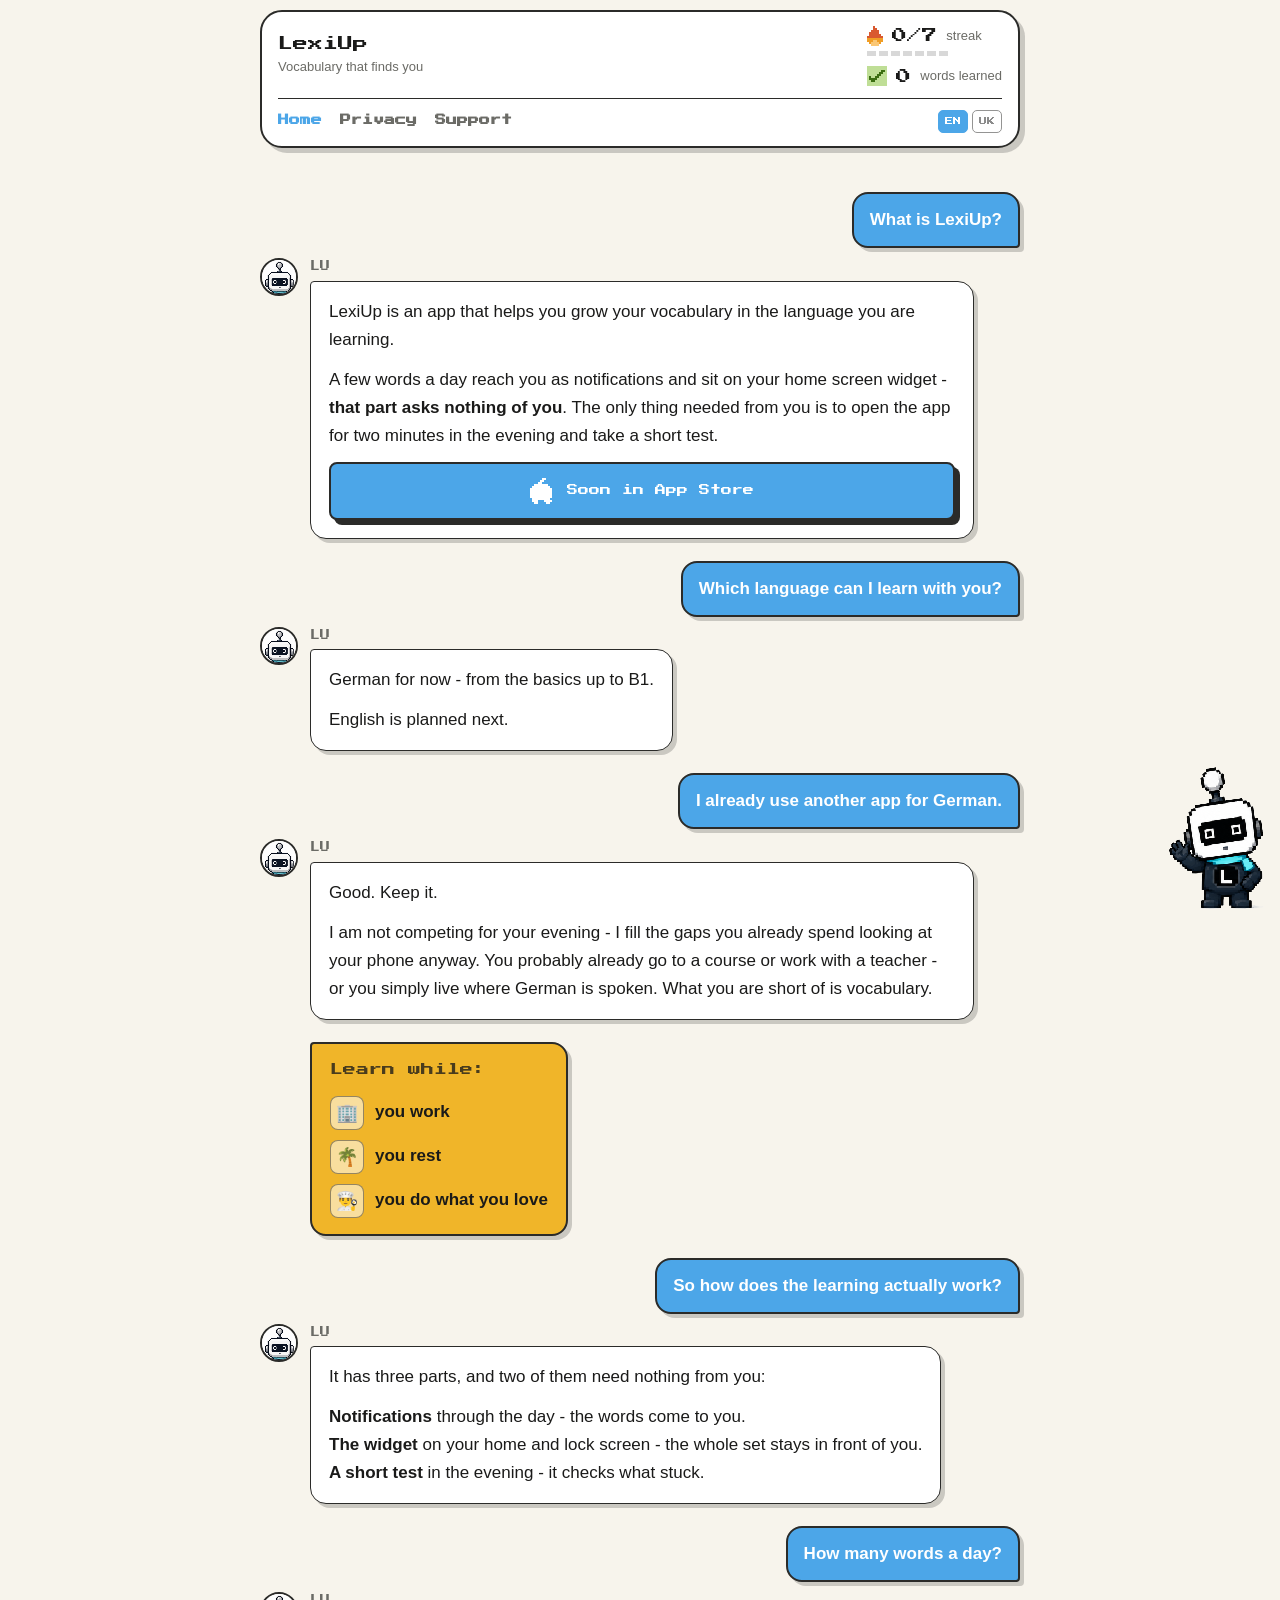
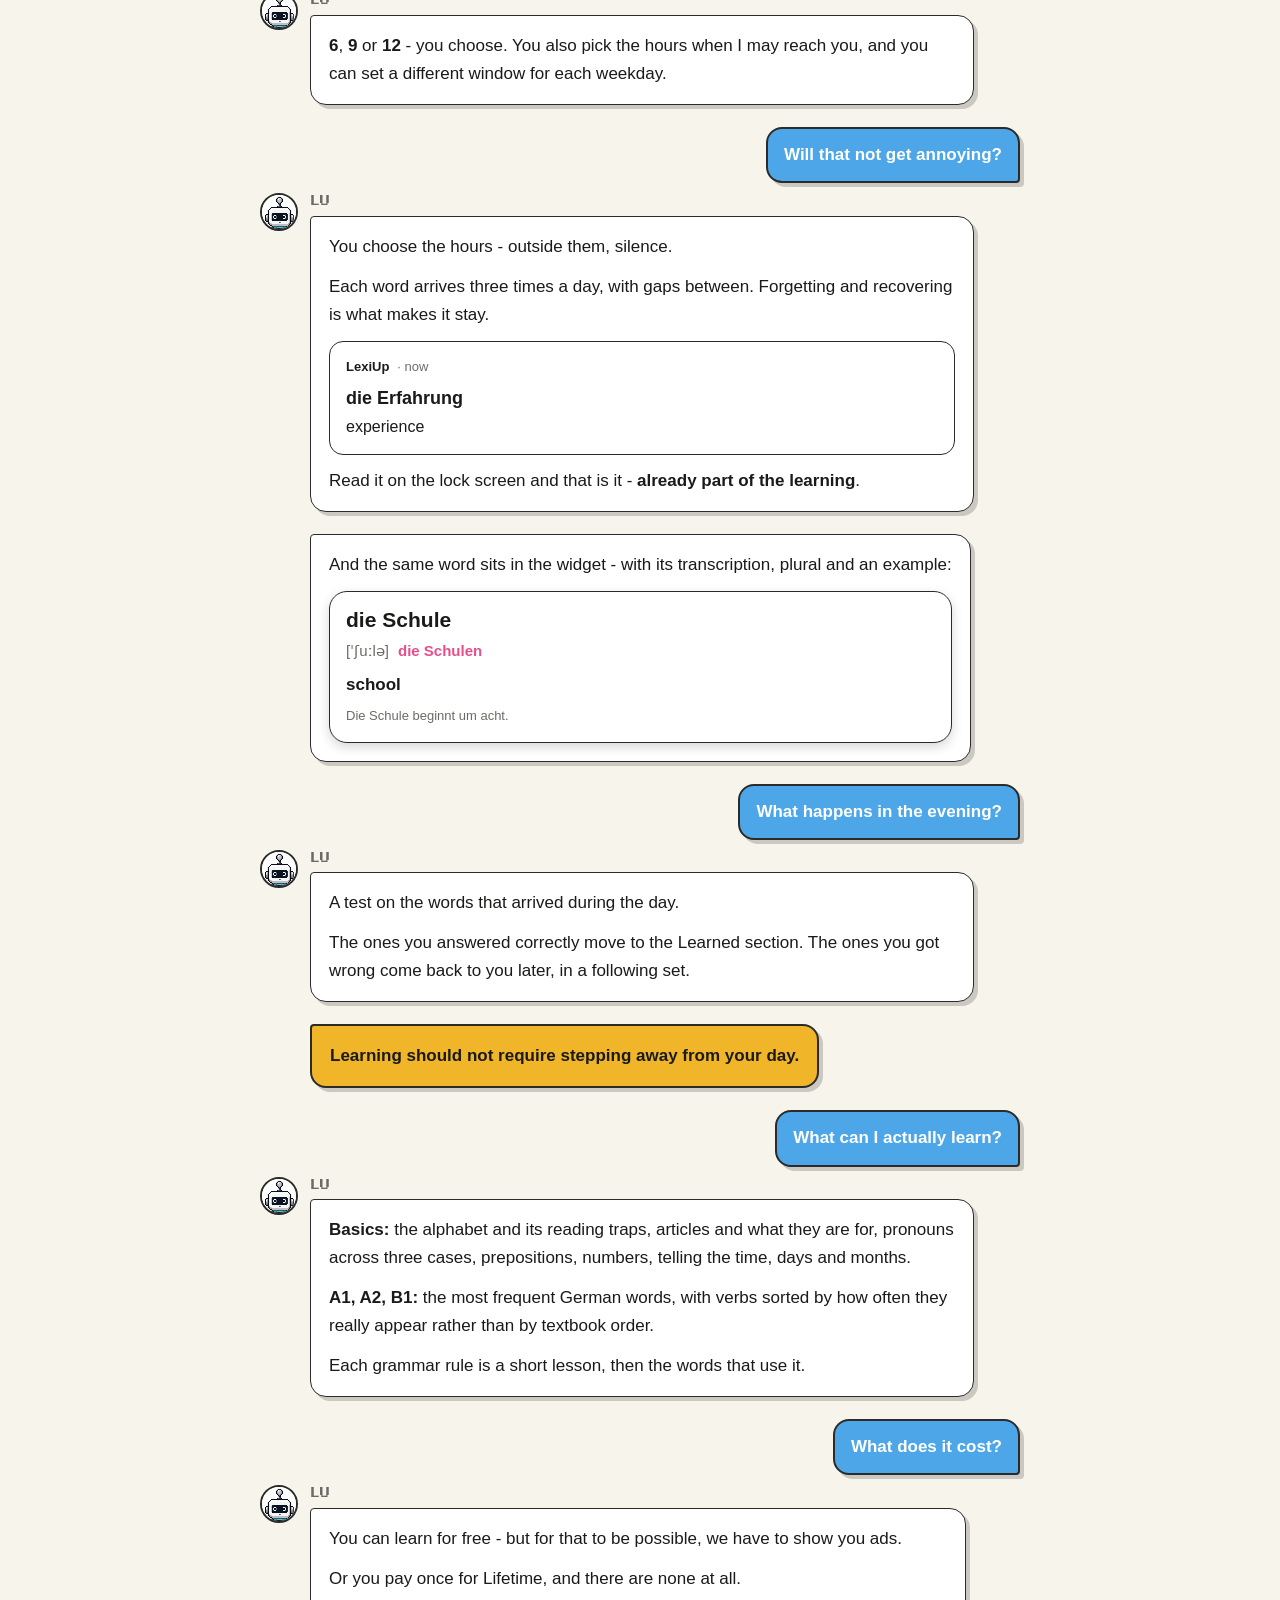
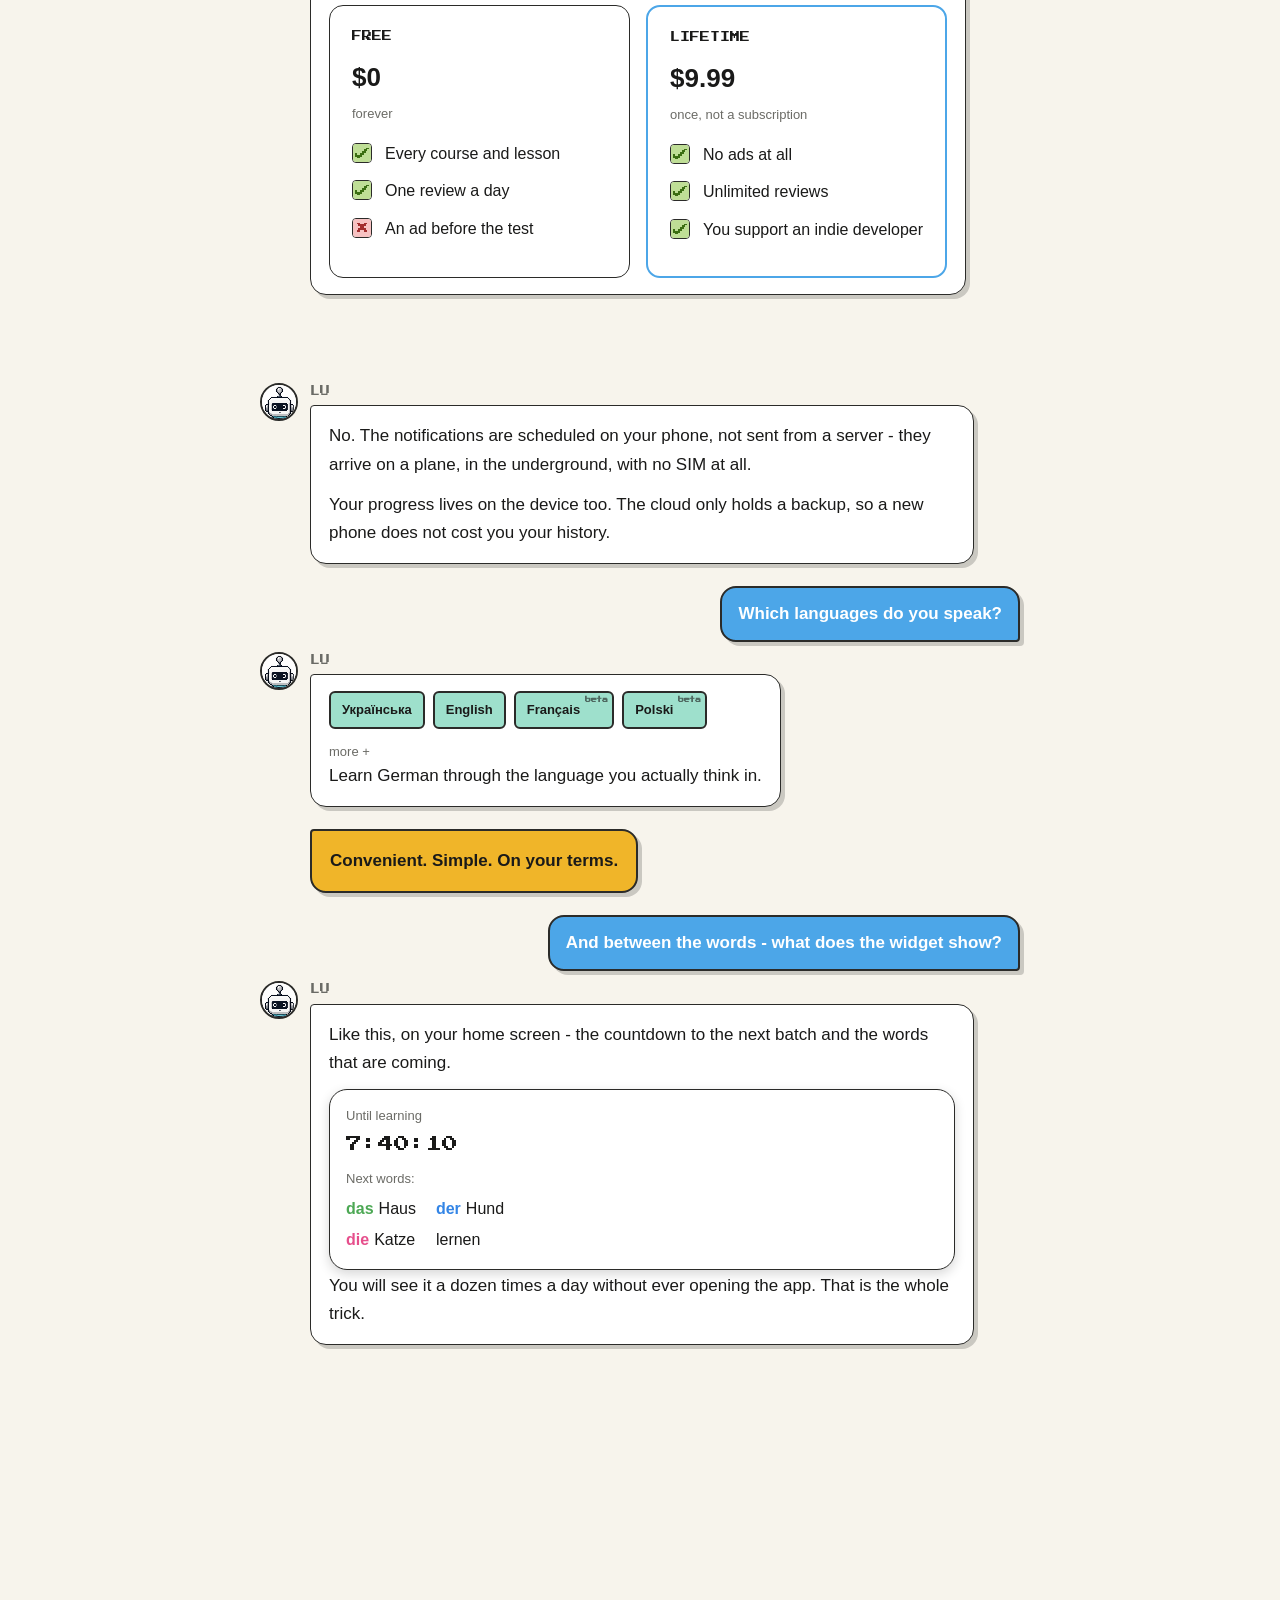
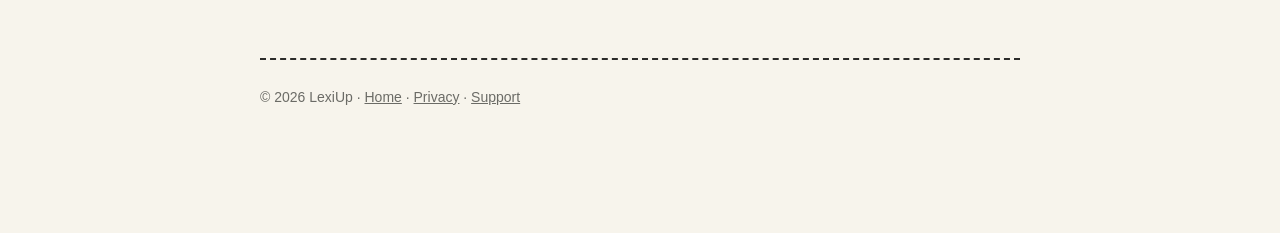
<file: index.html>
<!DOCTYPE html>
<html lang="en">
<head>
<meta charset="utf-8">
<meta name="viewport" content="width=device-width, initial-scale=1">
<link rel="icon" type="image/png" href="/assets/LU_Avatar.png">
<link rel="apple-touch-icon" href="/assets/LU_Avatar.png">
<title>LexiUp - a chat with LU</title>
<style>
@font-face {
    font-family: "PressStart2P";
    src: url("/assets/PressStart2P-Regular.ttf") format("truetype");
    font-display: swap;
}

:root {
    /* Straight from PixelKit.swift */
    --bg: #f7f4ec;
    --card: #ffffff;
    --outline: #2b2b29;
    --shadow: rgba(43, 43, 41, 0.22);
    --text: #1a1a19;
    --muted: #6b6b66;
    --accent: #4ca6e8;
    --mint: #9ee0cc;
    --success: #70bf45;
    --celebrate: #f0b529;
    --der: #3385e6;
    --die: #e64f8c;
    --das: #4ca854;
}

@media (prefers-color-scheme: dark) {
    :root {
        --bg: #171714;
        --card: #262624;
        --outline: #70706b;
        --shadow: rgba(112, 112, 107, 0.22);
        --text: #f2f0ea;
        --muted: #9a9a92;
    }
}

* { box-sizing: border-box; }

body {
    margin: 0;
    padding: 0 20px 72px;
    background: var(--bg);
    color: var(--text);
    font: 17px/1.65 -apple-system, BlinkMacSystemFont, "Segoe UI", Roboto, sans-serif;
    -webkit-text-size-adjust: 100%;
}

.wrap { max-width: 760px; margin: 0 auto; }

/* ---- header ---- */

.topbar {
    display: flex;
    align-items: center;
    gap: 16px;
    padding: 34px 0 22px;
    flex-wrap: wrap;
}

.topbar img {
    width: 56px;
    height: 56px;
    border-radius: 50%;
    border: 2px solid var(--outline);
    background: var(--card);
    box-shadow: 4px 4px 0 var(--shadow);
    image-rendering: pixelated;
}

.name {
    font-family: "PressStart2P", ui-monospace, monospace;
    font-size: 18px;
    line-height: 1.3;
}

.tag { color: var(--muted); font-size: 14px; margin-top: 6px; }

/* ---- app-style progress chips (a mock of the app header, sample numbers) ---- */

.stats { margin-left: auto; display: flex; gap: 10px; }

.stat {
    display: flex;
    align-items: center;
    gap: 7px;
    background: var(--card);
    border: 2px solid var(--outline);
    border-radius: 8px;
    padding: 8px 11px;
    box-shadow: 3px 3px 0 var(--shadow);
}

.stat .num {
    font-family: "PressStart2P", ui-monospace, monospace;
    font-size: 12px;
    line-height: 1;
}

.stat .cap { font-size: 10px; color: var(--muted); line-height: 1.2; }
.stat .glyph { width: 16px; height: 16px; }

.bar {
    display: flex;
    align-items: center;
    gap: 10px;
    flex-wrap: wrap;
    padding: 4px 0 14px;
    margin-bottom: 30px;
    border-bottom: 2px solid var(--outline);
}

.langswitch { margin-left: auto; display: flex; gap: 6px; }

.langswitch a {
    font-family: "PressStart2P", ui-monospace, monospace;
    font-size: 9px;
    text-decoration: none;
    color: var(--text);
    border: 2px solid var(--outline);
    border-radius: 5px;
    padding: 7px 8px;
    background: var(--card);
}

.langswitch a.on { background: var(--accent); color: #fff; }

nav { display: flex; gap: 10px; flex-wrap: wrap; }

nav a {
    font-size: 13px;
    font-weight: 600;
    text-decoration: none;
    color: var(--text);
    background: var(--card);
    border: 2px solid var(--outline);
    border-radius: 6px;
    padding: 8px 14px;
    box-shadow: 3px 3px 0 var(--shadow);
    transition: transform .08s ease-out, box-shadow .08s ease-out;
}

nav a:hover { transform: translate(1px, 1px); box-shadow: 2px 2px 0 var(--shadow); }
nav a.current { background: var(--accent); color: #fff; }

/* ---- type ---- */

h1 {
    font-family: "PressStart2P", ui-monospace, monospace;
    font-size: 23px;
    line-height: 1.55;
    margin: 0 0 18px;
}

h2 {
    font-size: 21px;
    margin: 52px 0 14px;
    padding-left: 12px;
    border-left: 4px solid var(--accent);
}

h3 { font-size: 17px; margin: 26px 0 8px; }

.lede { font-size: 19px; line-height: 1.6; color: var(--text); margin-bottom: 26px; }

.updated {
    display: inline-block;
    font-family: "PressStart2P", ui-monospace, monospace;
    font-size: 9px;
    color: var(--muted);
    border: 2px solid var(--outline);
    border-radius: 5px;
    padding: 6px 9px;
    margin-bottom: 30px;
}

p { margin: 0 0 16px; }
ul { margin: 0 0 16px; padding-left: 22px; }
li { margin-bottom: 9px; }
a { color: var(--accent); }

/* ---- App Store button ---- */

.getwrap { margin: 30px 0 8px; }

.get {
    display: inline-flex;
    align-items: center;
    gap: 13px;
    text-decoration: none;
    background: var(--accent);
    color: #fff;
    border: 2px solid var(--outline);
    border-radius: 8px;
    padding: 14px 22px;
    box-shadow: 5px 5px 0 var(--outline);
    transition: transform .08s ease-out, box-shadow .08s ease-out;
}

.get:hover { transform: translate(2px, 2px); box-shadow: 3px 3px 0 var(--outline); }
.get .apple { display: block; }
.get .small { font-size: 11px; opacity: .9; line-height: 1.2; }
.get .big { font-family: "PressStart2P", ui-monospace, monospace; font-size: 12px; margin-top: 5px; }

.soon {
    display: inline-block;
    font-size: 12px;
    font-weight: 600;
    color: var(--text);
    background: var(--celebrate);
    border: 2px solid var(--outline);
    border-radius: 5px;
    padding: 4px 9px;
    margin-left: 12px;
    vertical-align: middle;
}

.getnote { color: var(--muted); font-size: 14px; margin-top: 14px; }

/* ---- sticker card ---- */

.card {
    background: var(--card);
    border: 1.5px solid var(--outline);
    border-radius: 14px;
    padding: 22px 24px;
    margin: 26px 0;
    box-shadow: 4px 4px 0 var(--shadow);
}

.card p:last-child, .card ul:last-child, .card .feature:last-child { margin-bottom: 0; }
.card h3:first-child { margin-top: 0; }

/* ---- numbered steps ---- */

.steps { display: grid; gap: 16px; margin: 26px 0; }

.step {
    display: flex;
    gap: 16px;
    align-items: flex-start;
    background: var(--card);
    border: 1.5px solid var(--outline);
    border-radius: 14px;
    padding: 20px 22px;
    box-shadow: 4px 4px 0 var(--shadow);
}

.step .n {
    flex: none;
    width: 34px;
    height: 34px;
    display: grid;
    place-items: center;
    font-family: "PressStart2P", ui-monospace, monospace;
    font-size: 13px;
    color: #fff;
    background: var(--accent);
    border: 2px solid var(--outline);
    border-radius: 7px;
}

.step h3 { margin: 2px 0 6px; font-size: 17px; }
.step p { margin: 0; color: var(--muted); font-size: 16px; }

/* ---- phone mock: a push and the widget ---- */

.mock { display: grid; gap: 14px; margin: 26px 0; }

.push {
    background: var(--card);
    border: 1.5px solid var(--outline);
    border-radius: 14px;
    padding: 14px 16px;
    box-shadow: 4px 4px 0 var(--shadow);
}

.push .head {
    display: flex;
    align-items: center;
    gap: 8px;
    font-size: 13px;
    color: var(--muted);
    margin-bottom: 7px;
}

.push .head b { color: var(--text); font-size: 13px; }
.push .word { font-size: 18px; font-weight: 700; }
.push .tr { color: var(--muted); font-size: 16px; }

.chip {
    display: inline-block;
    font-size: 13px;
    font-weight: 700;
    color: #fff;
    border-radius: 4px;
    padding: 2px 7px;
    margin-right: 7px;
}

.chip.der { background: var(--der); }
.chip.die { background: var(--die); }
.chip.das { background: var(--das); }

/* ---- feature ticks ---- */

.feature { display: flex; gap: 13px; align-items: flex-start; margin-bottom: 15px; }
.feature:last-child { margin-bottom: 0; }

/* The app's own glyphs - PixelGlyph.check and .cross - rather than a shape
   faked with pseudo-elements, which distorted at smaller sizes. */
.gtick {
    flex: none;
    display: block;
    margin-top: 3px;
    border: 1.5px solid var(--outline);
    border-radius: 4px;
}

/* ---- pricing ---- */

.plans { display: grid; grid-template-columns: 1fr 1fr; gap: 16px; margin: 26px 0; }

.plan {
    background: var(--card);
    border: 1.5px solid var(--outline);
    border-radius: 14px;
    padding: 22px;
    box-shadow: 4px 4px 0 var(--shadow);
}

.plan.best { border: 2.5px solid var(--accent); }

.plan .ptitle {
    font-family: "PressStart2P", ui-monospace, monospace;
    font-size: 10px;
    margin-bottom: 12px;
}

.plan .price { font-size: 26px; font-weight: 800; margin-bottom: 4px; }
.plan .per { color: var(--muted); font-size: 13px; margin-bottom: 16px; }
.plan .feature { font-size: 16px; margin-bottom: 11px; }
.plan .gtick { margin-top: 2px; }

/* ---- languages ---- */

.langs { display: flex; flex-wrap: wrap; gap: 8px; }

.lang {
    font-size: 13px;
    font-weight: 600;
    border: 2px solid var(--outline);
    border-radius: 6px;
    padding: 6px 11px;
    background: var(--mint);
    color: #1a1a19;
}

/* ---- callout ---- */

.note {
    border-left: 4px solid var(--celebrate);
    background: var(--card);
    border-radius: 0 10px 10px 0;
    padding: 16px 18px;
    margin: 24px 0;
}

.note p:last-child { margin-bottom: 0; }

/* ---- footer ---- */

footer {
    margin-top: 68px;
    padding-top: 26px;
    border-top: 2px dashed var(--outline);
    color: var(--muted);
    font-size: 14px;
}

footer a { color: var(--muted); }

/* LU stands in the footer's corner - part of the page, not fixed to the
   window, where he floated over the conversation while scrolling. The slow
   sway is the only motion on the page. */
footer { position: relative; padding-right: 150px; padding-bottom: 34px; }

/* LU keeps the bottom-right corner of the window and floats above the
   thread. The squash, the dash and the landing are played from script -
   see the page's poke handler - so nothing here can outweigh them. */
.footsig {
    position: fixed;
    right: -26px;
    bottom: -24px;
    width: 168px;
    z-index: 5;
    cursor: pointer;
    -webkit-tap-highlight-color: transparent;
    transition: transform .44s cubic-bezier(.45, 0, .55, 1);
}

.footsig img {
    display: block;
    width: 100%;
    image-rendering: pixelated;
    transform-origin: bottom center;
    animation: lu-sway 4.5s ease-in-out infinite;
}

/* Two poses, one per side. Both ship in the markup so the swap has nothing
   to load at the moment he lands. */
.footsig .lu-l { display: none; }
.footsig.left .lu-r { display: none; }
.footsig.left .lu-l { display: block; }

/* The other post. Two only, so it reads as a dash across rather than
   random hopping. */
.footsig.left { left: -26px; right: auto; }

/* Out through the side edge and in from the opposite one: leaving right and
   arriving from the right are the same offset. */
.footsig.escaping, .footsig.entering { transform: translateX(190%); }
.footsig.left.escaping, .footsig.left.entering { transform: translateX(-190%); }
.footsig.no-anim { transition: none; }

@keyframes lu-sway {
    0%, 100% { transform: rotate(-3.5deg); }
    50%      { transform: rotate(3.5deg); }
}

.lusay {
    position: fixed;
    z-index: 6;
    right: 118px;
    bottom: 92px;
    max-width: 210px;
    background: var(--card);
    border: 2px solid var(--outline);
    border-radius: 14px 14px 4px 14px;
    box-shadow: 4px 4px 0 var(--shadow);
    padding: 10px 13px;
    font-size: 14px;
    font-weight: 600;
    line-height: 1.4;
    opacity: 0;
    transform: translateY(6px);
    transition: opacity .18s ease-out, transform .18s ease-out;
    pointer-events: none;
    z-index: 2;
}

.lusay.on { opacity: 1; transform: none; }

.lusay.left {
    left: 104px;
    right: auto;
    bottom: 104px;
    border-radius: 14px 14px 14px 4px;
}

@media (max-width: 560px) {
    .lusay { right: 104px; bottom: 80px; max-width: 175px; font-size: 13px; }
    .lusay.left { left: 74px; bottom: 92px; }
}

@keyframes lu-sway {
    0%, 100% { transform: rotate(-3.5deg); }
    50%      { transform: rotate(3.5deg); }
}

@media (prefers-reduced-motion: reduce) {
    .footsig img { animation: none; }
    .footsig { transition: none; }
}

@media (max-width: 560px) {
    footer { padding-right: 20px; }

    /* No negative offset here: the phone's bottom edge cut his legs off.
       He stands fully visible, just smaller. */
    .footsig { width: 118px; right: -14px; bottom: 10px; }
}

code {
    font-family: ui-monospace, SFMono-Regular, Menlo, monospace;
    font-size: 15px;
    background: var(--card);
    border: 1px solid var(--outline);
    border-radius: 5px;
    padding: 1px 6px;
}

@media (max-width: 560px) {
    .name { font-size: 15px; }
    h1 { font-size: 17px; line-height: 1.6; }
    h2 { font-size: 19px; }
    .lede { font-size: 17px; }
    .plans { grid-template-columns: 1fr; }
    .topbar img { width: 48px; height: 48px; }
    .topbar { padding: 26px 0 16px; }
    nav a { font-size: 12px; padding: 7px 11px; }
    .langswitch a { padding: 6px 7px; }
}

/* ---- the app's header card ---- */

/* Fixed, not sticky: out of the document flow, so shrinking it cannot
   change the page height and cannot move the scroll position. That is the
   whole reason the collapse is safe now. */
.stickyhead {
    position: fixed;
    top: 0;
    left: 0;
    right: 0;
    z-index: 100;
    background: var(--bg);
    padding: 10px 20px 0;
}

.stickyhead > .appcard { max-width: 760px; margin: 0 auto; }

/* Space is reserved once, for the EXPANDED height, and never changes. The
   collapsed header simply leaves a band of page background behind it, which
   is invisible because it is the same colour. */
/* display:none cannot be animated, so everything that disappears collapses
   through max-height and opacity instead. The header is fixed, so none of
   this moves the page. */
.appcard { transition: padding .22s ease; }

.appcard .bar,
.who-goal,
.srow .cap,
.segs {
    overflow: hidden;
    transition: max-height .24s ease, max-width .24s ease, opacity .18s ease,
                margin .24s ease, padding .24s ease, border-width .24s ease;
}

.appcard .bar { max-height: 70px; opacity: 1; }
.who-goal { max-height: 30px; opacity: 1; }
.srow .cap { max-height: 24px; max-width: 220px; opacity: 1; }
.segs { max-height: 16px; opacity: 1; }

#head.collapsed .appcard { padding-top: 10px; padding-bottom: 10px; }
#head.collapsed .bar { max-height: 0; opacity: 0; margin-top: 0; padding-top: 0; border-top-width: 0; }
#head.collapsed .who-goal { max-height: 0; opacity: 0; margin-top: 0; }
/* The app passes caption: nil in compact - the label does not exist, so it
   takes no width either. Collapsing only the height left the row stretched
   with a gap on the right. */
#head.collapsed .srow .cap { max-height: 0; max-width: 0; opacity: 0; margin: 0; }
#head.collapsed .segs { max-height: 0; opacity: 0; margin-top: 0; }

/* The two stats sit side by side once their captions are gone, otherwise
   the card stays as tall as it was and the collapse buys nothing. */
.appstats { transition: gap .24s ease; }
#head.collapsed .appstats { flex-direction: row; align-items: center; gap: 12px; }
#head.collapsed .srow { gap: 7px; }
#head.collapsed .who-name { font-size: 13px; }
#head.collapsed .appcard { padding-top: 9px; padding-bottom: 9px; }
#head.collapsed .cardtop { gap: 12px; }

/* The nav is the header's bottom section, the way the cheat sheets are in
   the app: a divider, then one flat row - not a second deck of buttons. */
.appcard .bar {
    margin: 11px 0 0;
    padding: 11px 0 0;
    border-top: 1.5px solid var(--outline);
    border-bottom: 0;
    display: flex;
    align-items: center;
    gap: 16px;
}

.appcard nav { gap: 18px; }

.appcard nav a {
    background: none;
    border: 0;
    box-shadow: none;
    padding: 0;
    font-family: "PressStart2P", ui-monospace, monospace;
    font-size: 11px;
    color: var(--muted);
}

.appcard nav a:hover { transform: none; box-shadow: none; color: var(--text); }
.appcard nav a.current { background: none; color: var(--accent); }

.appcard .langswitch { gap: 4px; }

.appcard .langswitch a {
    background: none;
    border: 1.5px solid var(--outline);
    opacity: .5;
    padding: 4px 6px;
    font-size: 8px;
}

.appcard .langswitch a.on { background: var(--accent); border-color: var(--accent); color: #fff; opacity: 1; }


.appcard {
    display: flex;
    flex-direction: column;
    gap: 0;
    background: var(--card);
    border: 2px solid var(--outline);
    border-radius: 22px;
    padding: 13px 16px;
    box-shadow: 5px 5px 0 var(--shadow);
}

.cardtop { display: flex; align-items: center; gap: 14px; }

.appcard .ava {
    flex: none;
    width: 54px;
    height: 54px;
    border-radius: 50%;
    border: 2px solid var(--outline);
    background: var(--bg);
    image-rendering: pixelated;
    transition: width .18s ease-out, height .18s ease-out;
}

.who-name {
    font-family: "PressStart2P", ui-monospace, monospace;
    font-size: 15px;
    line-height: 1.3;
}
.who-goal { font-size: 13px; color: var(--muted); margin-top: 3px; }

.appstats { margin-left: auto; display: flex; flex-direction: column; gap: 9px; }

.srow { display: flex; align-items: center; gap: 9px; }
.srow .g { flex: none; display: block; }
.srow .num { font-family: "PressStart2P", ui-monospace, monospace; font-size: 15px; line-height: 1; }
.srow .cap { font-size: 13px; color: var(--muted); white-space: nowrap; }

/* segmented progress bar, same idea as PixelProgressBar */
.segs { display: flex; gap: 3px; margin-top: 5px; }
.seg { width: 9px; height: 5px; background: var(--outline); opacity: .18; }
.seg.on { background: var(--celebrate); opacity: 1; }

@media (max-width: 560px) {
    .who-name { font-size: 12px; }
    .who-goal { font-size: 12px; }
    .srow .cap { font-size: 11px; }
    .srow .num { font-size: 13px; }
    /* gap must stay 0: the card is a column, and a flex gap survives even
       when the collapsed nav has zero height - that was the empty band
       under the row. */
    .appcard { gap: 0; padding: 12px; border-radius: 18px; }
    .appcard .ava { width: 44px; height: 44px; }
}

@media (max-width: 560px) {
    .appcard nav { gap: 12px; }
    .appcard nav a { font-size: 9px; }
    .appcard .bar { gap: 10px; }
}

@media (max-width: 400px) {
    .srow .cap { display: none; }
    .appcard nav a { font-size: 8px; }
}

body { padding-bottom: 90px; }

.thread { display: flex; flex-direction: column; gap: 22px; margin-top: 26px; }

/* Messages ride above LU: he stays in the corner and they slide over him,
   so he never covers what you are reading. */
.turn { position: relative; z-index: 1; }

/* A question sits close to the answer it belongs to, not evenly spaced
   between neighbours. */
.turn.q { margin-bottom: -12px; }
.turn { display: flex; flex-direction: column; gap: 10px; }

.me { align-self: flex-end; max-width: 82%; }

.me .bubble {
    background: var(--accent);
    color: #fff;
    border: 2px solid var(--outline);
    border-radius: 16px 16px 4px 16px;
    padding: 12px 16px;
    box-shadow: 4px 4px 0 var(--shadow);
    font-weight: 600;
}

.lu { display: flex; gap: 12px; align-items: flex-start; max-width: 94%; }

.lu img {
    flex: none;
    width: 38px;
    height: 38px;
    border-radius: 50%;
    border: 2px solid var(--outline);
    background: var(--card);
    image-rendering: pixelated;
}

.lu .bubble {
    background: var(--card);
    border: 1.5px solid var(--outline);
    border-radius: 4px 16px 16px 16px;
    padding: 16px 18px;
    box-shadow: 4px 4px 0 var(--shadow);
}

/* Consecutive messages from the same sender: indented to the bubble column,
   no repeated avatar or name. */
.lu.same { padding-left: 50px; }

.lu .bubble p { margin-bottom: 12px; }
.lu .bubble p:last-child { margin-bottom: 0; }

.who {
    font-family: "PressStart2P", ui-monospace, monospace;
    font-size: 10px;
    color: var(--muted);
    margin-bottom: 6px;
}

/* "LU is typing" - three dots in a bubble, shown for a beat before the
   answer replaces them. Same idea as the onboarding chat in the app. */
.typing {
    display: none;
    gap: 5px;
    align-items: center;
    width: fit-content;
    background: var(--card);
    border: 1.5px solid var(--outline);
    border-radius: 4px 16px 16px 16px;
    box-shadow: 4px 4px 0 var(--shadow);
    padding: 15px 18px;
}

.typing span {
    width: 8px;
    height: 8px;
    border-radius: 50%;
    background: var(--muted);
    animation: lu-type 1.1s ease-in-out infinite;
}

.typing span:nth-child(2) { animation-delay: .18s; }
.typing span:nth-child(3) { animation-delay: .36s; }

@keyframes lu-type {
    0%, 60%, 100% { opacity: .3; transform: translateY(0); }
    30%           { opacity: 1;  transform: translateY(-4px); }
}

.turn.typing-now .typing { display: flex; }

/* The visitor's own line types too - in his colours, and on his side. */
.me-typing {
    margin-left: auto;
    background: var(--accent);
    border-width: 2px;
    border-radius: 16px 16px 4px 16px;
}

.me-typing span { background: rgba(255,255,255,.85); }
.turn.typing-now .bubble { display: none; }

/* The dots do not vanish - they fade and shrink toward their anchor while
   the message rises into their place, so the swap reads as one movement. */
.typing {
    transition: opacity .17s ease-out, transform .17s ease-out;
    transform-origin: left center;
}

.me-typing { transform-origin: right center; }
.turn.typing-out .typing { opacity: 0; transform: scale(.86); }

.turn .bubble { transition: opacity .24s ease-out, transform .24s ease-out; }

.js .turn:not(.seen) .bubble,
.turn.typing-now .bubble { opacity: 0; transform: translateY(6px) scale(.985); }

.turn.seen:not(.typing-now) .bubble { opacity: 1; transform: none; }

@media (prefers-reduced-motion: reduce) {
    .typing span { animation: none; }
}

/* reveal on scroll - opt-in, never a blocker */
@media (prefers-reduced-motion: no-preference) {
    .js .turn { opacity: 0; transform: translateY(14px); transition: opacity .45s ease-out, transform .45s ease-out; }
    .js .turn.seen { opacity: 1; transform: none; }
}

.plans { margin: 4px 0 0; }
.plan { box-shadow: none; }
.getwrap { margin: 10px 0 2px; }

/* One label, one line: .small and .big were inline spans, so the two lines
   ran into each other. */
.get .big { font-family: "PressStart2P", ui-monospace, monospace; font-size: 11px; margin: 0; }

@media (max-width: 420px) {
    .get .big { font-size: 9px; }
    .getwrap .get { padding: 13px 12px; gap: 9px; }
}

/* Full width of the bubble - an inline-flex button floated in the middle of
   a message looked like a stray chip. */
.getwrap .get { display: flex; width: 100%; justify-content: center; }

.bubble.shout { background: var(--celebrate); border-width: 2px; }

.shout-lead {
    font-family: "PressStart2P", ui-monospace, monospace;
    font-size: 13px;
    line-height: 1.5;
    color: rgba(26,26,25,.78);
    margin: 0 0 16px !important;
}

/* Same size and leading as any other message: the yellow already carries
   the emphasis, a second signal in the type only made the page louder. */
.shout-big {
    font-size: 17px;
    font-weight: 700;
    line-height: 1.65;
    color: #1a1a19;
    margin: 0 !important;
}

.bubble.shout .whens { display: grid; gap: 10px; }

.bubble.shout .when {
    display: flex;
    align-items: center;
    gap: 11px;
    font-size: 17px;
    font-weight: 600;
    line-height: 1.35;
    color: #1a1a19;
}

.lang { position: relative; }

/* Pinned to the corner rather than stacked under the name, which made the
   chip taller than its neighbours. */
.lang.beta { padding-right: 32px; }

.lang i {
    position: absolute;
    top: 3px;
    right: 5px;
    font-style: normal;
    font-family: "PressStart2P", ui-monospace, monospace;
    font-size: 6px;
    opacity: .6;
    letter-spacing: -0.5px;
}

.more { margin-top: 12px; }

.more summary {
    cursor: pointer;
    font-size: 13px;
    color: var(--muted);
    list-style: none;
}

.more summary::-webkit-details-marker { display: none; }
.more summary::after { content: " +"; }
.more[open] summary::after { content: " -"; }
.more .langs { margin-top: 10px; }

.bubble.shout .when .ic {
    flex: none;
    width: 34px;
    height: 34px;
    display: grid;
    place-items: center;
    font-size: 18px;
    background: rgba(255,255,255,.55);
    border: 1.5px solid rgba(26,26,25,.45);
    border-radius: 8px;
}

/* ---- widget showing the current word: the systemSmall/Medium layout ---- */

.wcard { margin: 4px 0 2px; }
.wcard .wtitle { font-size: 21px; font-weight: 700; line-height: 1.2; }
.wcard .wtitle .art { margin-right: 6px; }
.wcard .wmeta { display: flex; gap: 9px; align-items: baseline; margin-top: 6px; font-size: 15px; }
.wcard .ipa { color: var(--muted); }
.wcard .plural { color: var(--die); font-weight: 600; }
.wcard .wtr { font-size: 17px; font-weight: 700; margin-top: 8px; }
.wcard .wex { font-size: 13px; color: var(--muted); margin-top: 6px; }

/* ---- home screen widget, same layout as the onboarding mock ---- */

.widget {
    background: var(--card);
    border: 1.5px solid var(--outline);
    border-radius: 18px;
    padding: 15px 16px;
    box-shadow: 0 4px 12px rgba(0,0,0,.16);
    margin: 4px 0 2px;
}

/* An iOS notification is a bold title and a plain body - nothing else. */
.push .tr { color: var(--text); font-style: normal; }

.widget .cd-cap { font-size: 13px; color: var(--muted); }
.widget .cd { font-family: "PressStart2P", ui-monospace, monospace; font-size: 16px; margin: 5px 0 10px; }
.widget .nx { font-size: 13px; color: var(--muted); margin-bottom: 7px; }
.wcols { display: flex; gap: 20px; }
.wcol { display: flex; flex-direction: column; gap: 5px; }
.wword { font-size: 16px; }
.wword .art { font-weight: 700; margin-right: 5px; }
.wword .art.der { color: var(--der); }
.wword .art.die { color: var(--die); }
.wword .art.das { color: var(--das); }

@media (max-width: 560px) {
    .stats { margin-left: 0; width: 100%; }
    .stat { flex: 1; }
}
</style>
</head>
<body>
<div class="wrap">

<svg width="0" height="0" style="position:absolute" aria-hidden="true"><symbol id="gcheck" viewBox="0 0 20 20"><rect x="0" y="0" width="20" height="2" fill="#BFDE96"/><rect x="0" y="2" width="20" height="2" fill="#BFDE96"/><rect x="0" y="4" width="14" height="2" fill="#BFDE96"/><rect x="14" y="4" width="4" height="2" fill="#3B6E12"/><rect x="18" y="4" width="2" height="2" fill="#BFDE96"/><rect x="0" y="6" width="12" height="2" fill="#BFDE96"/><rect x="12" y="6" width="4" height="2" fill="#3B6E12"/><rect x="16" y="6" width="4" height="2" fill="#BFDE96"/><rect x="0" y="8" width="10" height="2" fill="#BFDE96"/><rect x="10" y="8" width="4" height="2" fill="#3B6E12"/><rect x="14" y="8" width="6" height="2" fill="#BFDE96"/><rect x="0" y="10" width="2" height="2" fill="#BFDE96"/><rect x="2" y="10" width="2" height="2" fill="#3B6E12"/><rect x="4" y="10" width="4" height="2" fill="#BFDE96"/><rect x="8" y="10" width="4" height="2" fill="#3B6E12"/><rect x="12" y="10" width="8" height="2" fill="#BFDE96"/><rect x="0" y="12" width="2" height="2" fill="#BFDE96"/><rect x="2" y="12" width="8" height="2" fill="#3B6E12"/><rect x="10" y="12" width="10" height="2" fill="#BFDE96"/><rect x="0" y="14" width="4" height="2" fill="#BFDE96"/><rect x="4" y="14" width="4" height="2" fill="#3B6E12"/><rect x="8" y="14" width="12" height="2" fill="#BFDE96"/><rect x="0" y="16" width="20" height="2" fill="#BFDE96"/><rect x="0" y="18" width="20" height="2" fill="#BFDE96"/></symbol><symbol id="gcross" viewBox="0 0 20 20"><rect x="0" y="0" width="20" height="2" fill="#F7C2C2"/><rect x="0" y="2" width="20" height="2" fill="#F7C2C2"/><rect x="0" y="4" width="4" height="2" fill="#F7C2C2"/><rect x="4" y="4" width="4" height="2" fill="#A32E2E"/><rect x="8" y="4" width="4" height="2" fill="#F7C2C2"/><rect x="12" y="4" width="4" height="2" fill="#A32E2E"/><rect x="16" y="4" width="4" height="2" fill="#F7C2C2"/><rect x="0" y="6" width="6" height="2" fill="#F7C2C2"/><rect x="6" y="6" width="8" height="2" fill="#A32E2E"/><rect x="14" y="6" width="6" height="2" fill="#F7C2C2"/><rect x="0" y="8" width="8" height="2" fill="#F7C2C2"/><rect x="8" y="8" width="4" height="2" fill="#A32E2E"/><rect x="12" y="8" width="8" height="2" fill="#F7C2C2"/><rect x="0" y="10" width="6" height="2" fill="#F7C2C2"/><rect x="6" y="10" width="8" height="2" fill="#A32E2E"/><rect x="14" y="10" width="6" height="2" fill="#F7C2C2"/><rect x="0" y="12" width="4" height="2" fill="#F7C2C2"/><rect x="4" y="12" width="4" height="2" fill="#A32E2E"/><rect x="8" y="12" width="4" height="2" fill="#F7C2C2"/><rect x="12" y="12" width="4" height="2" fill="#A32E2E"/><rect x="16" y="12" width="4" height="2" fill="#F7C2C2"/><rect x="0" y="14" width="20" height="2" fill="#F7C2C2"/><rect x="0" y="16" width="20" height="2" fill="#F7C2C2"/><rect x="0" y="18" width="20" height="2" fill="#F7C2C2"/></symbol></svg>
<div class="stickyhead" id="head">
    <div class="appcard">
      <div class="cardtop">
        <div>
            <div class="who-name">LexiUp</div>
            <div class="who-goal">Vocabulary that finds you</div>
        </div>
        <div class="appstats">
            <div>
                <div class="srow">
                    <svg class="g" viewBox="0 0 16 20" width="16" height="20" shape-rendering="crispEdges" aria-hidden="true"><rect x="6" y="0" width="2" height="2" fill="#D95930"/><rect x="6" y="2" width="4" height="2" fill="#D95930"/><rect x="4" y="4" width="8" height="2" fill="#D95930"/><rect x="2" y="6" width="10" height="2" fill="#D95930"/><rect x="2" y="8" width="12" height="2" fill="#D95930"/><rect x="0" y="10" width="16" height="2" fill="#D95930"/><rect x="0" y="12" width="16" height="2" fill="#F09E26"/><rect x="0" y="14" width="6" height="2" fill="#F09E26"/><rect x="6" y="14" width="4" height="2" fill="#FAC775"/><rect x="10" y="14" width="6" height="2" fill="#F09E26"/><rect x="2" y="16" width="2" height="2" fill="#F09E26"/><rect x="4" y="16" width="8" height="2" fill="#FAC775"/><rect x="12" y="16" width="2" height="2" fill="#F09E26"/><rect x="4" y="18" width="8" height="2" fill="#FAC775"/></svg>
                    <span class="num" id="streak">0/7</span>
                    <span class="cap">streak</span>
                </div>
                <div class="segs" id="segs"><span class="seg" data-i="0"></span><span class="seg" data-i="1"></span><span class="seg" data-i="2"></span><span class="seg" data-i="3"></span><span class="seg" data-i="4"></span><span class="seg" data-i="5"></span><span class="seg" data-i="6"></span></div>
            </div>
            <div class="srow">
                <svg class="g" viewBox="0 0 20 20" width="20" height="20" shape-rendering="crispEdges" aria-hidden="true"><rect x="0" y="0" width="20" height="2" fill="#BFDE96"/><rect x="0" y="2" width="20" height="2" fill="#BFDE96"/><rect x="0" y="4" width="14" height="2" fill="#BFDE96"/><rect x="14" y="4" width="4" height="2" fill="#3B6E12"/><rect x="18" y="4" width="2" height="2" fill="#BFDE96"/><rect x="0" y="6" width="12" height="2" fill="#BFDE96"/><rect x="12" y="6" width="4" height="2" fill="#3B6E12"/><rect x="16" y="6" width="4" height="2" fill="#BFDE96"/><rect x="0" y="8" width="10" height="2" fill="#BFDE96"/><rect x="10" y="8" width="4" height="2" fill="#3B6E12"/><rect x="14" y="8" width="6" height="2" fill="#BFDE96"/><rect x="0" y="10" width="2" height="2" fill="#BFDE96"/><rect x="2" y="10" width="2" height="2" fill="#3B6E12"/><rect x="4" y="10" width="4" height="2" fill="#BFDE96"/><rect x="8" y="10" width="4" height="2" fill="#3B6E12"/><rect x="12" y="10" width="8" height="2" fill="#BFDE96"/><rect x="0" y="12" width="2" height="2" fill="#BFDE96"/><rect x="2" y="12" width="8" height="2" fill="#3B6E12"/><rect x="10" y="12" width="10" height="2" fill="#BFDE96"/><rect x="0" y="14" width="4" height="2" fill="#BFDE96"/><rect x="4" y="14" width="4" height="2" fill="#3B6E12"/><rect x="8" y="14" width="12" height="2" fill="#BFDE96"/><rect x="0" y="16" width="20" height="2" fill="#BFDE96"/><rect x="0" y="18" width="20" height="2" fill="#BFDE96"/></svg>
                <span class="num" id="learned">0</span>
                <span class="cap">words learned</span>
            </div>
        </div>
      </div>
      <div class="bar">
    <nav>
        <a href="/index.html" class="current">Home</a>
        <a href="/privacy.html">Privacy</a>
        <a href="/support.html">Support</a>
    </nav>
    <div class="langswitch"><a class="on" href="/index.html">EN</a><a href="/ua/index.html">UK</a></div>
</div>
    </div>
</div>

<div class="thread">
<div class="turn q">
    <div class="me">
        <div class="typing me-typing" aria-hidden="true"><span></span><span></span><span></span></div>
        <div class="bubble">What is LexiUp?</div>
    </div>
</div>
<div class="turn a">
    <div class="lu">
        <img src="/assets/LU_Avatar.png" alt="">
        <div>
            <div class="who">LU</div>
            <div class="typing" aria-hidden="true"><span></span><span></span><span></span></div>
            <div class="bubble"><p>LexiUp is an app that helps you grow your vocabulary in the language you are learning.</p><p>A few words a day reach you as notifications and sit on your home screen widget - <strong>that part asks nothing of you</strong>. The only thing needed from you is to open the app for two minutes in the evening and take a short test.</p><div class="getwrap"><a class="get" href="#" aria-disabled="true"><svg class="apple" viewBox="0 0 24 26" width="24" height="26" fill="#fff" shape-rendering="crispEdges" aria-hidden="true"><rect x="12" y="0" width="2" height="2"/><rect x="14" y="0" width="2" height="2"/><rect x="10" y="2" width="2" height="2"/><rect x="12" y="2" width="2" height="2"/><rect x="8" y="4" width="2" height="2"/><rect x="10" y="4" width="2" height="2"/><rect x="4" y="6" width="2" height="2"/><rect x="6" y="6" width="2" height="2"/><rect x="8" y="6" width="2" height="2"/><rect x="10" y="6" width="2" height="2"/><rect x="12" y="6" width="2" height="2"/><rect x="14" y="6" width="2" height="2"/><rect x="16" y="6" width="2" height="2"/><rect x="2" y="8" width="2" height="2"/><rect x="4" y="8" width="2" height="2"/><rect x="6" y="8" width="2" height="2"/><rect x="8" y="8" width="2" height="2"/><rect x="10" y="8" width="2" height="2"/><rect x="12" y="8" width="2" height="2"/><rect x="14" y="8" width="2" height="2"/><rect x="16" y="8" width="2" height="2"/><rect x="18" y="8" width="2" height="2"/><rect x="0" y="10" width="2" height="2"/><rect x="2" y="10" width="2" height="2"/><rect x="4" y="10" width="2" height="2"/><rect x="6" y="10" width="2" height="2"/><rect x="8" y="10" width="2" height="2"/><rect x="10" y="10" width="2" height="2"/><rect x="12" y="10" width="2" height="2"/><rect x="14" y="10" width="2" height="2"/><rect x="16" y="10" width="2" height="2"/><rect x="18" y="10" width="2" height="2"/><rect x="20" y="10" width="2" height="2"/><rect x="0" y="12" width="2" height="2"/><rect x="2" y="12" width="2" height="2"/><rect x="4" y="12" width="2" height="2"/><rect x="6" y="12" width="2" height="2"/><rect x="8" y="12" width="2" height="2"/><rect x="10" y="12" width="2" height="2"/><rect x="12" y="12" width="2" height="2"/><rect x="14" y="12" width="2" height="2"/><rect x="16" y="12" width="2" height="2"/><rect x="18" y="12" width="2" height="2"/><rect x="20" y="12" width="2" height="2"/><rect x="0" y="14" width="2" height="2"/><rect x="2" y="14" width="2" height="2"/><rect x="4" y="14" width="2" height="2"/><rect x="6" y="14" width="2" height="2"/><rect x="8" y="14" width="2" height="2"/><rect x="10" y="14" width="2" height="2"/><rect x="12" y="14" width="2" height="2"/><rect x="14" y="14" width="2" height="2"/><rect x="16" y="14" width="2" height="2"/><rect x="18" y="14" width="2" height="2"/><rect x="20" y="14" width="2" height="2"/><rect x="0" y="16" width="2" height="2"/><rect x="2" y="16" width="2" height="2"/><rect x="4" y="16" width="2" height="2"/><rect x="6" y="16" width="2" height="2"/><rect x="8" y="16" width="2" height="2"/><rect x="10" y="16" width="2" height="2"/><rect x="12" y="16" width="2" height="2"/><rect x="14" y="16" width="2" height="2"/><rect x="16" y="16" width="2" height="2"/><rect x="18" y="16" width="2" height="2"/><rect x="20" y="16" width="2" height="2"/><rect x="0" y="18" width="2" height="2"/><rect x="2" y="18" width="2" height="2"/><rect x="4" y="18" width="2" height="2"/><rect x="6" y="18" width="2" height="2"/><rect x="8" y="18" width="2" height="2"/><rect x="10" y="18" width="2" height="2"/><rect x="12" y="18" width="2" height="2"/><rect x="14" y="18" width="2" height="2"/><rect x="16" y="18" width="2" height="2"/><rect x="18" y="18" width="2" height="2"/><rect x="20" y="18" width="2" height="2"/><rect x="2" y="20" width="2" height="2"/><rect x="4" y="20" width="2" height="2"/><rect x="6" y="20" width="2" height="2"/><rect x="8" y="20" width="2" height="2"/><rect x="10" y="20" width="2" height="2"/><rect x="12" y="20" width="2" height="2"/><rect x="14" y="20" width="2" height="2"/><rect x="16" y="20" width="2" height="2"/><rect x="18" y="20" width="2" height="2"/><rect x="2" y="22" width="2" height="2"/><rect x="4" y="22" width="2" height="2"/><rect x="6" y="22" width="2" height="2"/><rect x="14" y="22" width="2" height="2"/><rect x="16" y="22" width="2" height="2"/><rect x="18" y="22" width="2" height="2"/><rect x="20" y="22" width="2" height="2"/><rect x="4" y="24" width="2" height="2"/><rect x="6" y="24" width="2" height="2"/><rect x="16" y="24" width="2" height="2"/><rect x="18" y="24" width="2" height="2"/></svg><span class="big">Soon in App Store</span></a></div></div>
        </div>
    </div>
</div>
<div class="turn q">
    <div class="me">
        <div class="typing me-typing" aria-hidden="true"><span></span><span></span><span></span></div>
        <div class="bubble">Which language can I learn with you?</div>
    </div>
</div>
<div class="turn a">
    <div class="lu">
        <img src="/assets/LU_Avatar.png" alt="">
        <div>
            <div class="who">LU</div>
            <div class="typing" aria-hidden="true"><span></span><span></span><span></span></div>
            <div class="bubble"><p>German for now - from the basics up to B1.</p><p>English is planned next.</p></div>
        </div>
    </div>
</div>
<div class="turn q">
    <div class="me">
        <div class="typing me-typing" aria-hidden="true"><span></span><span></span><span></span></div>
        <div class="bubble">I already use another app for German.</div>
    </div>
</div>
<div class="turn a">
    <div class="lu">
        <img src="/assets/LU_Avatar.png" alt="">
        <div>
            <div class="who">LU</div>
            <div class="typing" aria-hidden="true"><span></span><span></span><span></span></div>
            <div class="bubble"><p>Good. Keep it.</p><p>I am not competing for your evening - I fill the gaps you already spend looking at your phone anyway. You probably already go to a course or work with a teacher - or you simply live where German is spoken. What you are short of is vocabulary.</p></div>
        </div>
    </div>
</div>
<div class="turn">
    <div class="lu same">
        <div class="typing" aria-hidden="true"><span></span><span></span><span></span></div>
        <div class="bubble shout"><p class="shout-lead">Learn while:</p><div class="whens"><div class="when"><span class="ic">&#127970;</span>you work</div><div class="when"><span class="ic">&#127796;</span>you rest</div><div class="when"><span class="ic">&#128104;&#8205;&#127859;</span>you do what you love</div></div></div>
    </div>
</div>
<div class="turn q">
    <div class="me">
        <div class="typing me-typing" aria-hidden="true"><span></span><span></span><span></span></div>
        <div class="bubble">So how does the learning actually work?</div>
    </div>
</div>
<div class="turn a">
    <div class="lu">
        <img src="/assets/LU_Avatar.png" alt="">
        <div>
            <div class="who">LU</div>
            <div class="typing" aria-hidden="true"><span></span><span></span><span></span></div>
            <div class="bubble"><p>It has three parts, and two of them need nothing from you:</p><p><strong>Notifications</strong> through the day - the words come to you.<br><strong>The widget</strong> on your home and lock screen - the whole set stays in front of you.<br><strong>A short test</strong> in the evening - it checks what stuck.</p></div>
        </div>
    </div>
</div>
<div class="turn q">
    <div class="me">
        <div class="typing me-typing" aria-hidden="true"><span></span><span></span><span></span></div>
        <div class="bubble">How many words a day?</div>
    </div>
</div>
<div class="turn a">
    <div class="lu">
        <img src="/assets/LU_Avatar.png" alt="">
        <div>
            <div class="who">LU</div>
            <div class="typing" aria-hidden="true"><span></span><span></span><span></span></div>
            <div class="bubble"><p><strong>6</strong>, <strong>9</strong> or <strong>12</strong> - you choose. You also pick the hours when I may reach you, and you can set a different window for each weekday.</p></div>
        </div>
    </div>
</div>
<div class="turn q">
    <div class="me">
        <div class="typing me-typing" aria-hidden="true"><span></span><span></span><span></span></div>
        <div class="bubble">Will that not get annoying?</div>
    </div>
</div>
<div class="turn a">
    <div class="lu">
        <img src="/assets/LU_Avatar.png" alt="">
        <div>
            <div class="who">LU</div>
            <div class="typing" aria-hidden="true"><span></span><span></span><span></span></div>
            <div class="bubble"><p>You choose the hours - outside them, silence.</p><p>Each word arrives three times a day, with gaps between. Forgetting and recovering is what makes it stay.</p><div class="push" style="box-shadow:none;margin:10px 0 12px"><div class="head"><b>LexiUp</b><span>&middot; now</span></div><div class="word">die Erfahrung</div><div class="tr">experience</div></div><p>Read it on the lock screen and that is it - <strong>already part of the learning</strong>.</p></div>
        </div>
    </div>
</div>
<div class="turn">
    <div class="lu same">
        <div class="bubble"><p>And the same word sits in the widget - with its transcription, plural and an example:</p><div class="widget wcard"><div class="wtitle"><span class="art die">die</span>Schule</div><div class="wmeta"><span class="ipa">[&#712;&#643;u&#720;l&#601;]</span><span class="plural">die Schulen</span></div><div class="wtr">school</div><div class="wex">Die Schule beginnt um acht.</div></div></div>
    </div>
</div>
<div class="turn q">
    <div class="me">
        <div class="typing me-typing" aria-hidden="true"><span></span><span></span><span></span></div>
        <div class="bubble">What happens in the evening?</div>
    </div>
</div>
<div class="turn a">
    <div class="lu">
        <img src="/assets/LU_Avatar.png" alt="">
        <div>
            <div class="who">LU</div>
            <div class="typing" aria-hidden="true"><span></span><span></span><span></span></div>
            <div class="bubble"><p>A test on the words that arrived during the day.</p><p>The ones you answered correctly move to the Learned section. The ones you got wrong come back to you later, in a following set.</p></div>
        </div>
    </div>
</div>
<div class="turn">
    <div class="lu same">
        <div class="typing" aria-hidden="true"><span></span><span></span><span></span></div>
        <div class="bubble shout"><p class="shout-big">Learning should not require stepping away from your day.</p></div>
    </div>
</div>
<div class="turn q">
    <div class="me">
        <div class="typing me-typing" aria-hidden="true"><span></span><span></span><span></span></div>
        <div class="bubble">What can I actually learn?</div>
    </div>
</div>
<div class="turn a">
    <div class="lu">
        <img src="/assets/LU_Avatar.png" alt="">
        <div>
            <div class="who">LU</div>
            <div class="typing" aria-hidden="true"><span></span><span></span><span></span></div>
            <div class="bubble"><p><strong>Basics:</strong> the alphabet and its reading traps, articles and what they are for, pronouns across three cases, prepositions, numbers, telling the time, days and months.</p><p><strong>A1, A2, B1:</strong> the most frequent German words, with verbs sorted by how often they really appear rather than by textbook order.</p><p>Each grammar rule is a short lesson, then the words that use it.</p></div>
        </div>
    </div>
</div>
<div class="turn q">
    <div class="me">
        <div class="typing me-typing" aria-hidden="true"><span></span><span></span><span></span></div>
        <div class="bubble">What does it cost?</div>
    </div>
</div>
<div class="turn a">
    <div class="lu">
        <img src="/assets/LU_Avatar.png" alt="">
        <div>
            <div class="who">LU</div>
            <div class="typing" aria-hidden="true"><span></span><span></span><span></span></div>
            <div class="bubble"><p>You can learn for free - but for that to be possible, we have to show you ads.</p><p>Or you pay once for Lifetime, and there are none at all.</p><div class="plans"><div class="plan"><div class="ptitle">FREE</div><div class="price">$0</div><div class="per">forever</div><div class="feature"><svg class="gtick" width="20" height="20" shape-rendering="crispEdges" aria-hidden="true"><use href="#gcheck"/></svg><div>Every course and lesson</div></div><div class="feature"><svg class="gtick" width="20" height="20" shape-rendering="crispEdges" aria-hidden="true"><use href="#gcheck"/></svg><div>One review a day</div></div><div class="feature"><svg class="gtick" width="20" height="20" shape-rendering="crispEdges" aria-hidden="true"><use href="#gcross"/></svg><div>An ad before the test</div></div></div><div class="plan best"><div class="ptitle">LIFETIME</div><div class="price">$9.99</div><div class="per">once, not a subscription</div><div class="feature"><svg class="gtick" width="20" height="20" shape-rendering="crispEdges" aria-hidden="true"><use href="#gcheck"/></svg><div>No ads at all</div></div><div class="feature"><svg class="gtick" width="20" height="20" shape-rendering="crispEdges" aria-hidden="true"><use href="#gcheck"/></svg><div>Unlimited reviews</div></div><div class="feature"><svg class="gtick" width="20" height="20" shape-rendering="crispEdges" aria-hidden="true"><use href="#gcheck"/></svg><div>You support an indie developer</div></div></div></div></div>
        </div>
    </div>
</div>
<div class="turn q">
    <div class="me">
        <div class="typing me-typing" aria-hidden="true"><span></span><span></span><span></span></div>
        <div class="bubble">Do I need internet for this?</div>
    </div>
</div>
<div class="turn a">
    <div class="lu">
        <img src="/assets/LU_Avatar.png" alt="">
        <div>
            <div class="who">LU</div>
            <div class="typing" aria-hidden="true"><span></span><span></span><span></span></div>
            <div class="bubble"><p>No. The notifications are scheduled on your phone, not sent from a server - they arrive on a plane, in the underground, with no SIM at all.</p><p>Your progress lives on the device too. The cloud only holds a backup, so a new phone does not cost you your history.</p></div>
        </div>
    </div>
</div>
<div class="turn q">
    <div class="me">
        <div class="typing me-typing" aria-hidden="true"><span></span><span></span><span></span></div>
        <div class="bubble">Which languages do you speak?</div>
    </div>
</div>
<div class="turn a">
    <div class="lu">
        <img src="/assets/LU_Avatar.png" alt="">
        <div>
            <div class="who">LU</div>
            <div class="typing" aria-hidden="true"><span></span><span></span><span></span></div>
            <div class="bubble"><div class="langs"><span class="lang">Українська</span><span class="lang">English</span><span class="lang beta">Français<i>beta</i></span><span class="lang beta">Polski<i>beta</i></span></div><details class="more"><summary>more</summary><div class="langs"><span class="lang">Русский</span></div></details><p>Learn German through the language you actually think in.</p></div>
        </div>
    </div>
</div>
<div class="turn">
    <div class="lu same">
        <div class="typing" aria-hidden="true"><span></span><span></span><span></span></div>
        <div class="bubble shout"><p class="shout-big">Convenient. Simple. On your terms.</p></div>
    </div>
</div>
<div class="turn q">
    <div class="me">
        <div class="typing me-typing" aria-hidden="true"><span></span><span></span><span></span></div>
        <div class="bubble">And between the words - what does the widget show?</div>
    </div>
</div>
<div class="turn a">
    <div class="lu">
        <img src="/assets/LU_Avatar.png" alt="">
        <div>
            <div class="who">LU</div>
            <div class="typing" aria-hidden="true"><span></span><span></span><span></span></div>
            <div class="bubble"><p>Like this, on your home screen - the countdown to the next batch and the words that are coming.</p><div class="widget"><div class="cd-cap">Until learning</div><div class="cd" id="wcd">7:40:12</div><div class="nx">Next words:</div><div class="wcols"><div class="wcol"><div class="wword"><span class="art das">das</span>Haus</div><div class="wword"><span class="art die">die</span>Katze</div></div><div class="wcol"><div class="wword"><span class="art der">der</span>Hund</div><div class="wword">lernen</div></div></div></div><p>You will see it a dozen times a day without ever opening the app. That is the whole trick.</p></div>
        </div>
    </div>
</div>
<div class="turn q">
    <div class="me">
        <div class="typing me-typing" aria-hidden="true"><span></span><span></span><span></span></div>
        <div class="bubble">How do I start?</div>
    </div>
</div>
<div class="turn a">
    <div class="lu">
        <img src="/assets/LU_Avatar.png" alt="">
        <div>
            <div class="who">LU</div>
            <div class="typing" aria-hidden="true"><span></span><span></span><span></span></div>
            <div class="bubble"><p>Easy. Just install the app from this link.</p><div class="getwrap"><a class="get" href="#" aria-disabled="true"><svg class="apple" viewBox="0 0 24 26" width="24" height="26" fill="#fff" shape-rendering="crispEdges" aria-hidden="true"><rect x="12" y="0" width="2" height="2"/><rect x="14" y="0" width="2" height="2"/><rect x="10" y="2" width="2" height="2"/><rect x="12" y="2" width="2" height="2"/><rect x="8" y="4" width="2" height="2"/><rect x="10" y="4" width="2" height="2"/><rect x="4" y="6" width="2" height="2"/><rect x="6" y="6" width="2" height="2"/><rect x="8" y="6" width="2" height="2"/><rect x="10" y="6" width="2" height="2"/><rect x="12" y="6" width="2" height="2"/><rect x="14" y="6" width="2" height="2"/><rect x="16" y="6" width="2" height="2"/><rect x="2" y="8" width="2" height="2"/><rect x="4" y="8" width="2" height="2"/><rect x="6" y="8" width="2" height="2"/><rect x="8" y="8" width="2" height="2"/><rect x="10" y="8" width="2" height="2"/><rect x="12" y="8" width="2" height="2"/><rect x="14" y="8" width="2" height="2"/><rect x="16" y="8" width="2" height="2"/><rect x="18" y="8" width="2" height="2"/><rect x="0" y="10" width="2" height="2"/><rect x="2" y="10" width="2" height="2"/><rect x="4" y="10" width="2" height="2"/><rect x="6" y="10" width="2" height="2"/><rect x="8" y="10" width="2" height="2"/><rect x="10" y="10" width="2" height="2"/><rect x="12" y="10" width="2" height="2"/><rect x="14" y="10" width="2" height="2"/><rect x="16" y="10" width="2" height="2"/><rect x="18" y="10" width="2" height="2"/><rect x="20" y="10" width="2" height="2"/><rect x="0" y="12" width="2" height="2"/><rect x="2" y="12" width="2" height="2"/><rect x="4" y="12" width="2" height="2"/><rect x="6" y="12" width="2" height="2"/><rect x="8" y="12" width="2" height="2"/><rect x="10" y="12" width="2" height="2"/><rect x="12" y="12" width="2" height="2"/><rect x="14" y="12" width="2" height="2"/><rect x="16" y="12" width="2" height="2"/><rect x="18" y="12" width="2" height="2"/><rect x="20" y="12" width="2" height="2"/><rect x="0" y="14" width="2" height="2"/><rect x="2" y="14" width="2" height="2"/><rect x="4" y="14" width="2" height="2"/><rect x="6" y="14" width="2" height="2"/><rect x="8" y="14" width="2" height="2"/><rect x="10" y="14" width="2" height="2"/><rect x="12" y="14" width="2" height="2"/><rect x="14" y="14" width="2" height="2"/><rect x="16" y="14" width="2" height="2"/><rect x="18" y="14" width="2" height="2"/><rect x="20" y="14" width="2" height="2"/><rect x="0" y="16" width="2" height="2"/><rect x="2" y="16" width="2" height="2"/><rect x="4" y="16" width="2" height="2"/><rect x="6" y="16" width="2" height="2"/><rect x="8" y="16" width="2" height="2"/><rect x="10" y="16" width="2" height="2"/><rect x="12" y="16" width="2" height="2"/><rect x="14" y="16" width="2" height="2"/><rect x="16" y="16" width="2" height="2"/><rect x="18" y="16" width="2" height="2"/><rect x="20" y="16" width="2" height="2"/><rect x="0" y="18" width="2" height="2"/><rect x="2" y="18" width="2" height="2"/><rect x="4" y="18" width="2" height="2"/><rect x="6" y="18" width="2" height="2"/><rect x="8" y="18" width="2" height="2"/><rect x="10" y="18" width="2" height="2"/><rect x="12" y="18" width="2" height="2"/><rect x="14" y="18" width="2" height="2"/><rect x="16" y="18" width="2" height="2"/><rect x="18" y="18" width="2" height="2"/><rect x="20" y="18" width="2" height="2"/><rect x="2" y="20" width="2" height="2"/><rect x="4" y="20" width="2" height="2"/><rect x="6" y="20" width="2" height="2"/><rect x="8" y="20" width="2" height="2"/><rect x="10" y="20" width="2" height="2"/><rect x="12" y="20" width="2" height="2"/><rect x="14" y="20" width="2" height="2"/><rect x="16" y="20" width="2" height="2"/><rect x="18" y="20" width="2" height="2"/><rect x="2" y="22" width="2" height="2"/><rect x="4" y="22" width="2" height="2"/><rect x="6" y="22" width="2" height="2"/><rect x="14" y="22" width="2" height="2"/><rect x="16" y="22" width="2" height="2"/><rect x="18" y="22" width="2" height="2"/><rect x="20" y="22" width="2" height="2"/><rect x="4" y="24" width="2" height="2"/><rect x="6" y="24" width="2" height="2"/><rect x="16" y="24" width="2" height="2"/><rect x="18" y="24" width="2" height="2"/></svg><span class="big">Soon in App Store</span></a></div></div>
        </div>
    </div>
</div>
</div>

<footer>
    <div class="lusay" id="lusay" aria-live="polite"></div>
    <div class="footsig" id="lupoke" role="button" tabindex="0" aria-label="Poke LU">
        <img class="lu-r" src="/assets/LU_full.png" alt="">
        <img class="lu-l" src="/assets/LU_full_2.png" alt="">
    </div>
    &copy; 2026 LexiUp &middot;
    <a href="/index.html">Home</a> &middot;
    <a href="/privacy.html">Privacy</a> &middot;
    <a href="/support.html">Support</a>
</footer>

</div>

<script>
// Only the counters follow scroll. The header deliberately never changes
// height: it sits in the flow, so shrinking it changed the page height,
// which moved the scroll position, which fired another scroll event - a
// feedback loop that made it shiver on its own.
// The counters follow scroll progress: 0 to 50 words, and the streak ticks
// over from 0/7 to 1/7 once the bar fills. Decorative, and deliberately
// driven by the reader rather than by a timer.
(function () {
    var head = document.getElementById('head');
    var learned = document.getElementById('learned');
    var streak = document.getElementById('streak');
    var segs = Array.prototype.slice.call(document.querySelectorAll('#segs .seg'));
    if (!head || !learned) return;

    var ticking = false;
    var collapsed = false;
    var lastY = window.scrollY;

    // Reserve room for the header at its tallest, once. Re-measured only
    // while expanded, so a collapsed header never shrinks the reserve.
    function reserve() {
        if (collapsed) return;
        // +18: without it the first heading touches the card's shadow.
        document.body.style.paddingTop = (head.offsetHeight + 18) + 'px';
    }

    function paint() {
        ticking = false;
        var max = document.documentElement.scrollHeight - window.innerHeight;
        var p = max > 0 ? Math.min(1, Math.max(0, window.scrollY / max)) : 0;

        learned.textContent = Math.round(p * 50);
        streak.textContent = Math.round(p * 7) + '/7';
        segs.forEach(function (s, i) {
            s.classList.toggle('on', p * segs.length > i);
        });

        // Direction, not just depth: scrolling back up should open it
        // immediately instead of waiting for the very top. Safe here because
        // a fixed header changes no layout when it resizes.
        var y = window.scrollY;
        var dy = y - lastY;
        if (y < 40) { collapsed = false; }
        else if (dy > 3 && y > 120) { collapsed = true; }
        else if (dy < -3) { collapsed = false; }
        lastY = y;
        head.classList.toggle('collapsed', collapsed);
    }

    window.addEventListener('scroll', function () {
        if (!ticking) { ticking = true; requestAnimationFrame(paint); }
    }, { passive: true });
    window.addEventListener('resize', reserve);

    // The pixel font loads after this script runs and makes the nav wider,
    // which can push it onto a second line - so the reserved space has to
    // follow the header's real height, not a one-off measurement.
    if (document.fonts && document.fonts.ready) { document.fonts.ready.then(reserve); }
    if (window.ResizeObserver) { new ResizeObserver(reserve).observe(head); }

    reserve();
    paint();
})();
</script>
<script>
// A real countdown rather than a frozen screenshot: the widget's whole point
// is that time passes while you do nothing.
(function () {
    var el = document.getElementById('wcd');
    if (!el) return;
    var left = 7 * 3600 + 40 * 60 + 12;
    function tick() {
        if (left <= 0) left = 7 * 3600 + 40 * 60 + 12;
        left -= 1;
        var h = Math.floor(left / 3600),
            m = Math.floor((left % 3600) / 60),
            s = left % 60;
        el.textContent = h + ':' + String(m).padStart(2, '0') + ':' + String(s).padStart(2, '0');
    }
    setInterval(tick, 1000);
})();
</script>
<script>
// Progressive enhancement: JS adds the class, so with JS off the bubbles are
// simply visible from the start instead of stuck invisible.
document.body.classList.add('js');

// The typing is a first impression, not a feature. Come back to this page in
// the same session - after Privacy, say - and the conversation is simply
// there. Kept in sessionStorage: it dies with the tab, holds one character,
// and never leaves the browser.
var SEEN = 'lu.chat.seen', replay = true;
try { replay = sessionStorage.getItem(SEEN) !== '1'; } catch (e) {}

if (!replay) {
    document.querySelectorAll('.turn').forEach(function (t) { t.classList.add('seen'); });
} else {
    try { sessionStorage.setItem(SEEN, '1'); } catch (e) {}
}
// One queue for the whole thread: a message starts typing only once the
// previous one has arrived. Independent timers made everything in the first
// screenful type at the same moment.
var queue = [], busy = false, current = null;

function reveal(el) {
    el.classList.remove('typing-now', 'typing-out');
    el.classList.add('seen');
}

// Anything already on screen must be readable NOW. Typing is for the message
// arriving at the edge of the viewport, never for one the reader is looking
// at - that is what left blank screens behind a fast scroll.
function flush() {
    var edge = window.innerHeight - 40;

    if (current && current.getBoundingClientRect().top < edge) {
        reveal(current);
        current = null;
    }

    for (var i = queue.length - 1; i >= 0; i--) {
        if (queue[i].getBoundingClientRect().top < edge) {
            reveal(queue[i]);
            queue.splice(i, 1);
        }
    }
}

function pump() {
    if (busy || !queue.length) return;
    busy = true;
    var el = queue.shift();
    current = el;
    var dots = el.querySelector('.typing');

    function done(gap) {
        current = null;
        busy = false;
        setTimeout(pump, gap);
    }

    if (!dots) {
        reveal(el);
        done(queue.length ? 90 : 200);
        return;
    }

    // The more is waiting behind, the shorter he types.
    var type = queue.length > 1 ? 260 : (queue.length ? 420 : 600);

    el.classList.add('seen', 'typing-now');
    setTimeout(function () {
        if (!current) return;          // flushed while typing
        el.classList.add('typing-out');
        setTimeout(function () {
            reveal(el);
            done(queue.length > 1 ? 70 : 190);
        }, 170);
    }, type);
}

window.addEventListener('scroll', function () {
    if (current || queue.length) flush();
}, { passive: true });

var io = new IntersectionObserver(function (entries) {
    entries
        .filter(function (e) { return e.isIntersecting; })
        .sort(function (a, b) {
            return a.target.getBoundingClientRect().top - b.target.getBoundingClientRect().top;
        })
        .forEach(function (e) {
            io.unobserve(e.target);
            queue.push(e.target);
        });
    pump();
}, { rootMargin: '0px 0px -10% 0px' });

if (replay) {
    document.querySelectorAll('.turn').forEach(function (t) { io.observe(t); });
}
</script>
<script>
// Poke LU: two pokes get a line each, the third sends him across the screen.
// The squash, dash and landing are driven from here rather than by CSS
// classes - class-based animation kept losing to whichever rule happened to
// be heavier, and this has no cascade to lose to.
(function () {
    var lu = document.getElementById('lupoke'), say = document.getElementById('lusay');
    if (!lu || !say) return;

    var lines = ["Hey, that tickles!", "No fooling around - we are here to learn words.", "Hi. I am right here.", "Poke all you like, the words still come tomorrow.", "I am working, you know."], bye = "Right, that is it...", last = -1, timer, pokes = 0, running = false;
    var calm = window.matchMedia && window.matchMedia('(prefers-reduced-motion: reduce)').matches;

    function pose() {
        return lu.querySelector(lu.classList.contains('left') ? '.lu-l' : '.lu-r');
    }

    // composite: 'add' layers these on top of the CSS sway instead of
    // replacing it. Replacing meant the sway kept running underneath and the
    // image snapped to its new phase the moment the squash ended.
    function play(frames, ms, easing, fill) {
        if (calm || !pose().animate) return null;
        try {
            return pose().animate(frames, {
                duration: ms,
                easing: easing || 'ease-out',
                fill: fill || 'none',
                composite: 'add'
            });
        } catch (e) {
            return pose().animate(frames, { duration: ms, easing: easing || 'ease-out', fill: fill || 'none' });
        }
    }

    function squash() {
        play([
            { transform: 'scale(1, 1)' },
            { transform: 'scale(1.08, .9)', offset: .35 },
            { transform: 'scale(.96, 1.06)', offset: .7 },
            { transform: 'scale(1, 1)' }
        ], 340);
    }

    function speak() {
        var i = Math.floor(Math.random() * lines.length);
        if (i === last && lines.length > 1) i = (i + 1) % lines.length;
        last = i;
        say.textContent = lines[i];
        say.classList.add('on');
        clearTimeout(timer);
        timer = setTimeout(function () { say.classList.remove('on'); }, 2600);
    }

    function escape() {
        running = true;
        say.textContent = bye;
        say.classList.add('on');
        clearTimeout(timer);

        setTimeout(function () {
            say.classList.remove('on');

            setTimeout(function () {
                // Stretch along the direction of travel and blur: reads as speed.
                var dash = play([
                    { transform: 'scale(1, 1)', filter: 'blur(0px)' },
                    { transform: 'scale(.86, 1.12)', filter: 'blur(0px)', offset: .22 },
                    { transform: 'scale(1.5, .76)', filter: 'blur(3px)' }
                ], 440, 'cubic-bezier(.5, 0, .9, .6)', 'forwards');

                lu.classList.add('escaping');

                setTimeout(function () {
                    if (dash) dash.cancel();

                    lu.classList.add('no-anim');
                    lu.classList.remove('escaping');
                    lu.classList.toggle('left');
                    say.classList.toggle('left');
                    lu.classList.add('entering');

                    requestAnimationFrame(function () {
                        requestAnimationFrame(function () {
                            lu.classList.remove('no-anim', 'entering');

                            // One animation covers the flight and the landing:
                            // he stays stretched while crossing, then squashes
                            // and settles. Starting the spring separately on
                            // arrival snapped him into the stretched pose after
                            // he had already come to a stop.
                            play([
                                { transform: 'scale(1.4, .8)' },
                                { transform: 'scale(1.4, .8)', offset: .5 },
                                { transform: 'scale(.86, 1.14)', offset: .72 },
                                { transform: 'scale(1.05, .96)', offset: .88 },
                                { transform: 'scale(1, 1)' }
                            ], 900, 'ease-out');

                            setTimeout(function () { running = false; }, 900);
                        });
                    });
                }, 440);
            }, 240);
        }, 950);
    }

    function poke() {
        if (running) return;
        pokes += 1;
        squash();

        if (pokes % 3 === 0) {
            escape();
            return;
        }

        speak();
    }

    lu.addEventListener('click', poke);
    lu.addEventListener('keydown', function (e) {
        if (e.key === 'Enter' || e.key === ' ') { e.preventDefault(); poke(); }
    });
})();
</script>
</body>
</html>
</file>
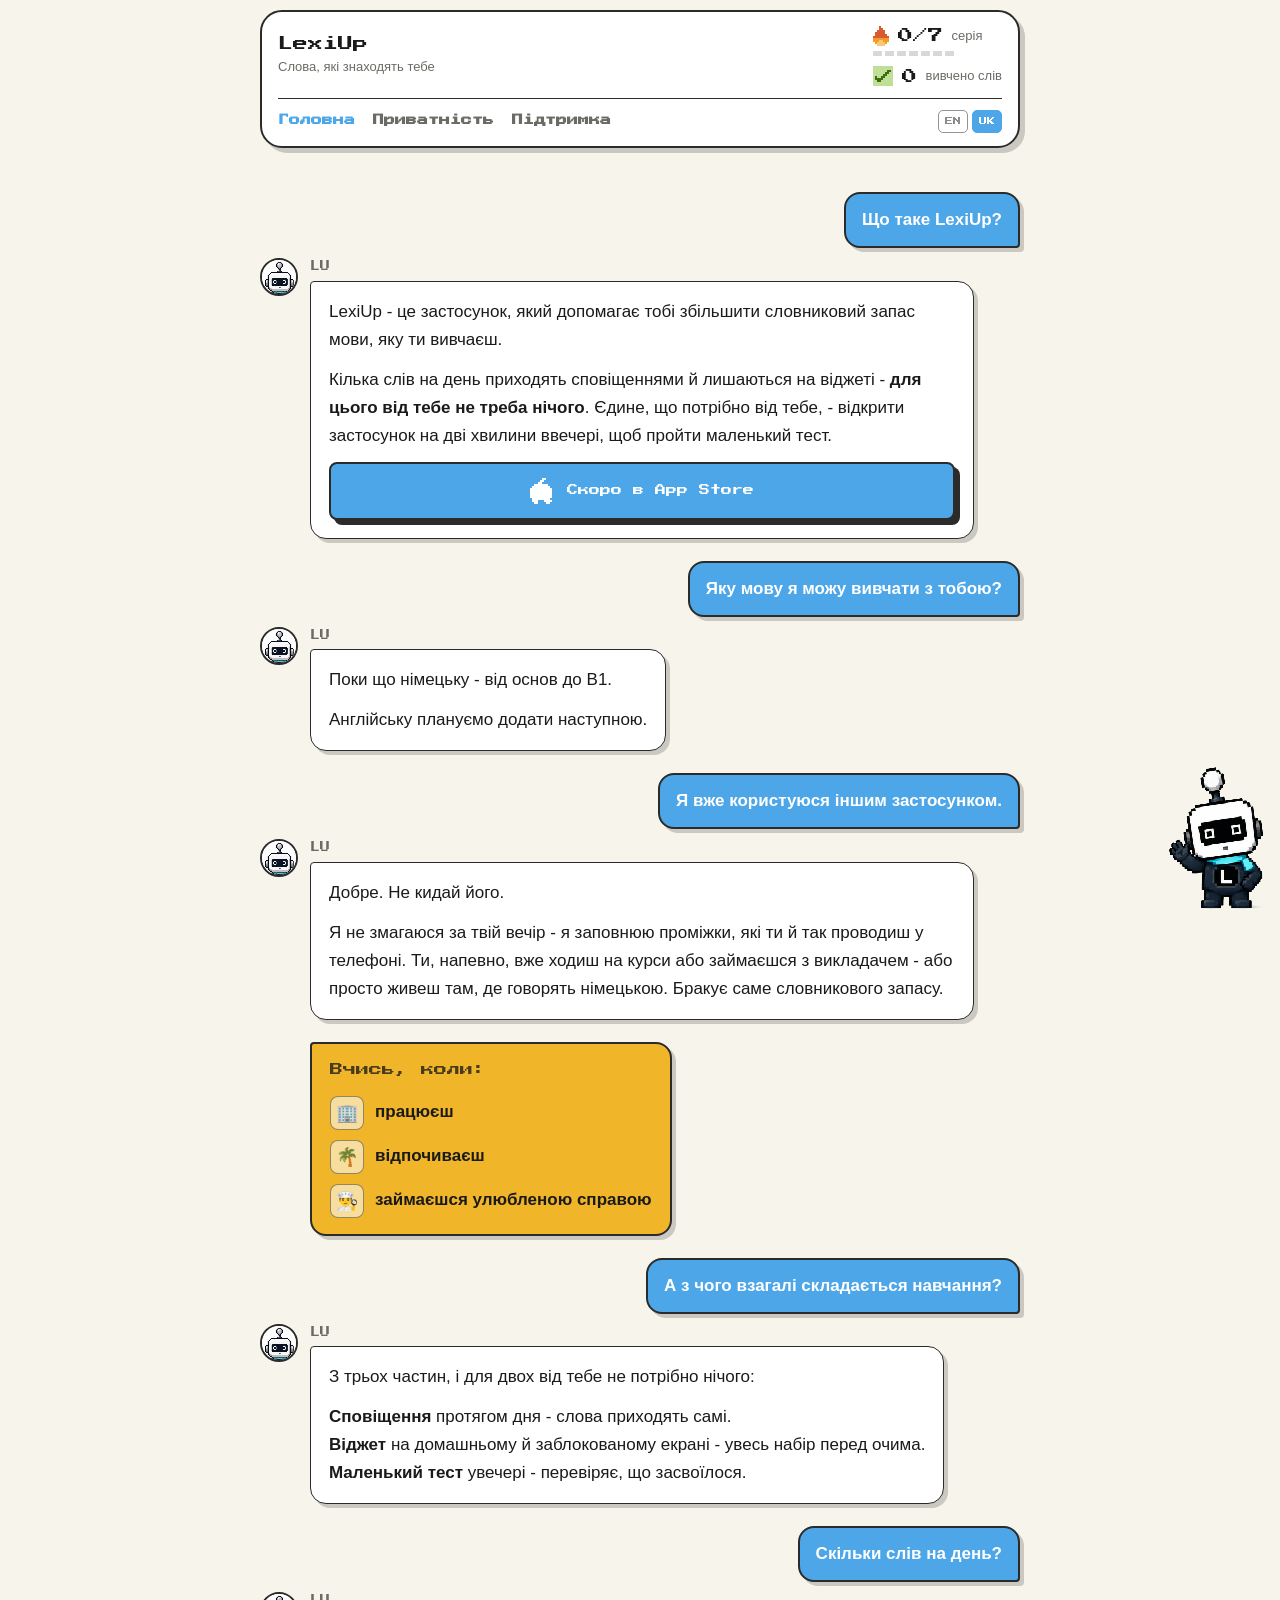
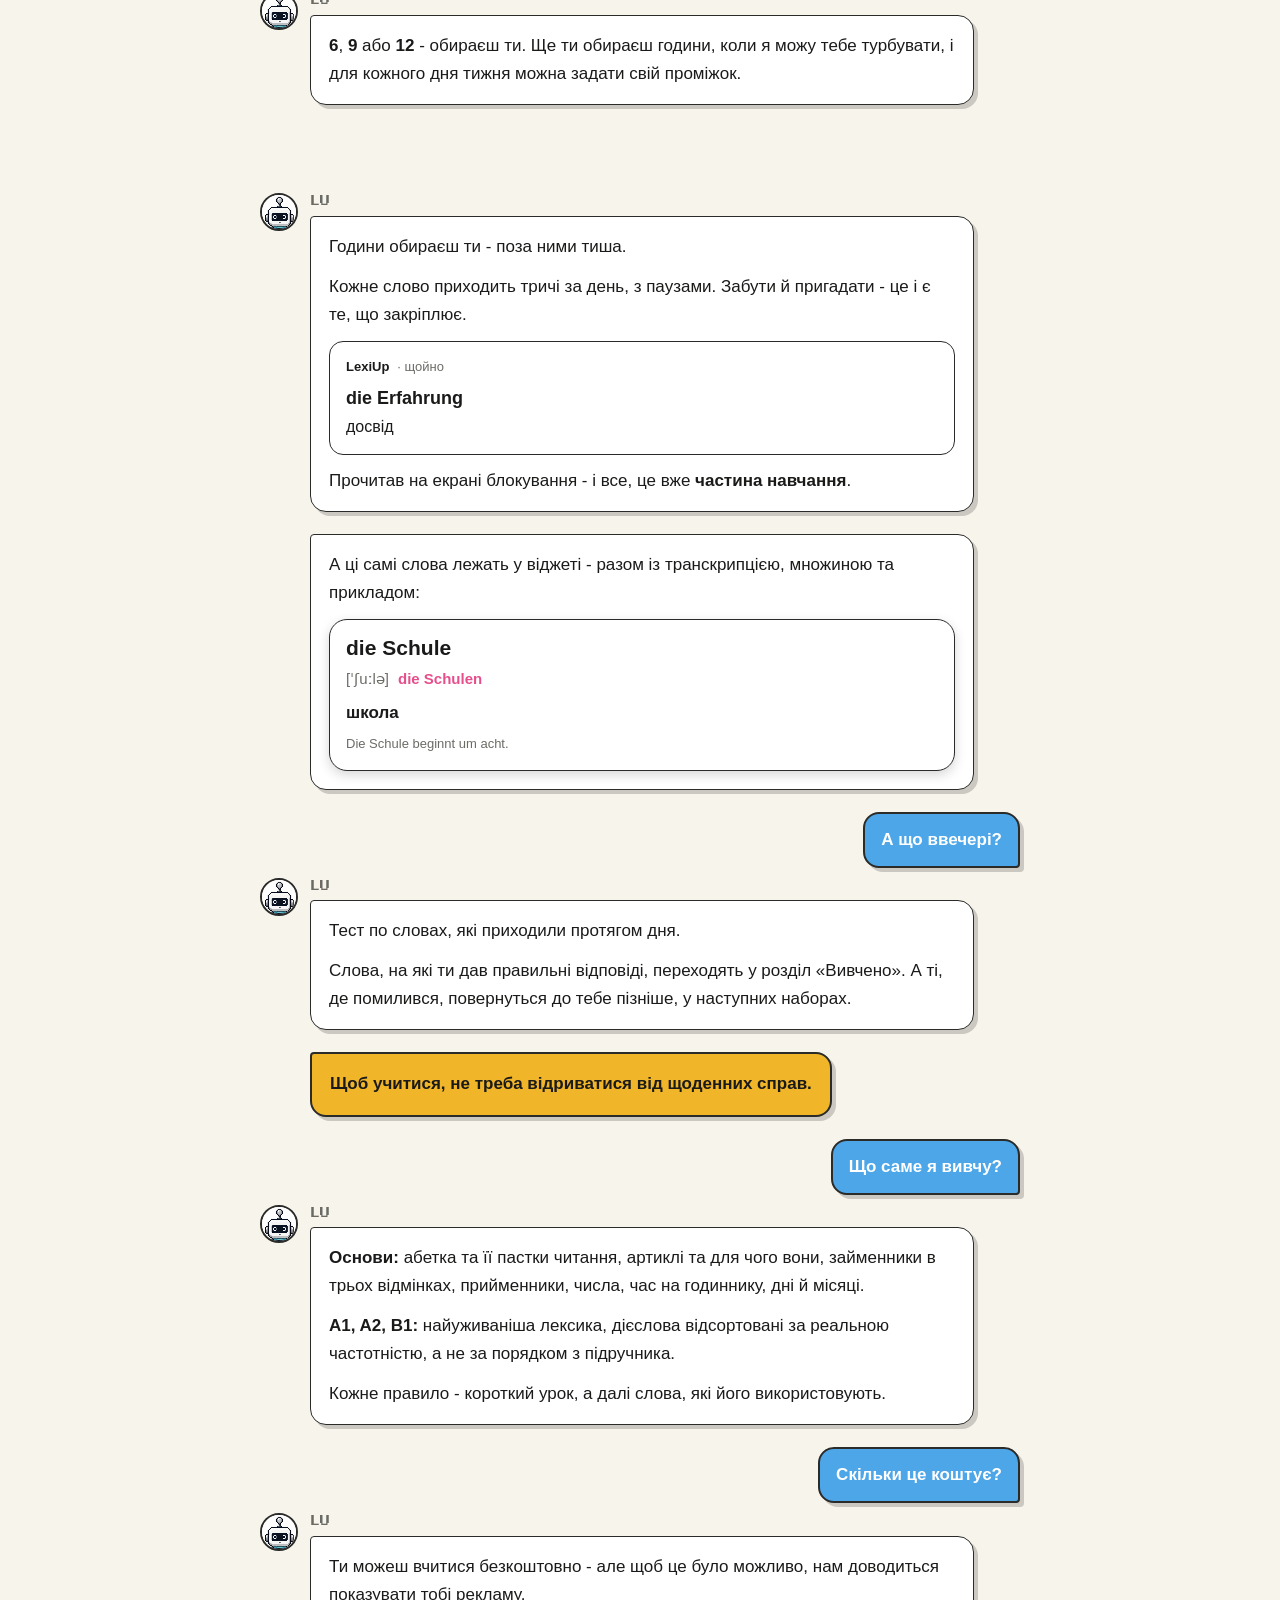
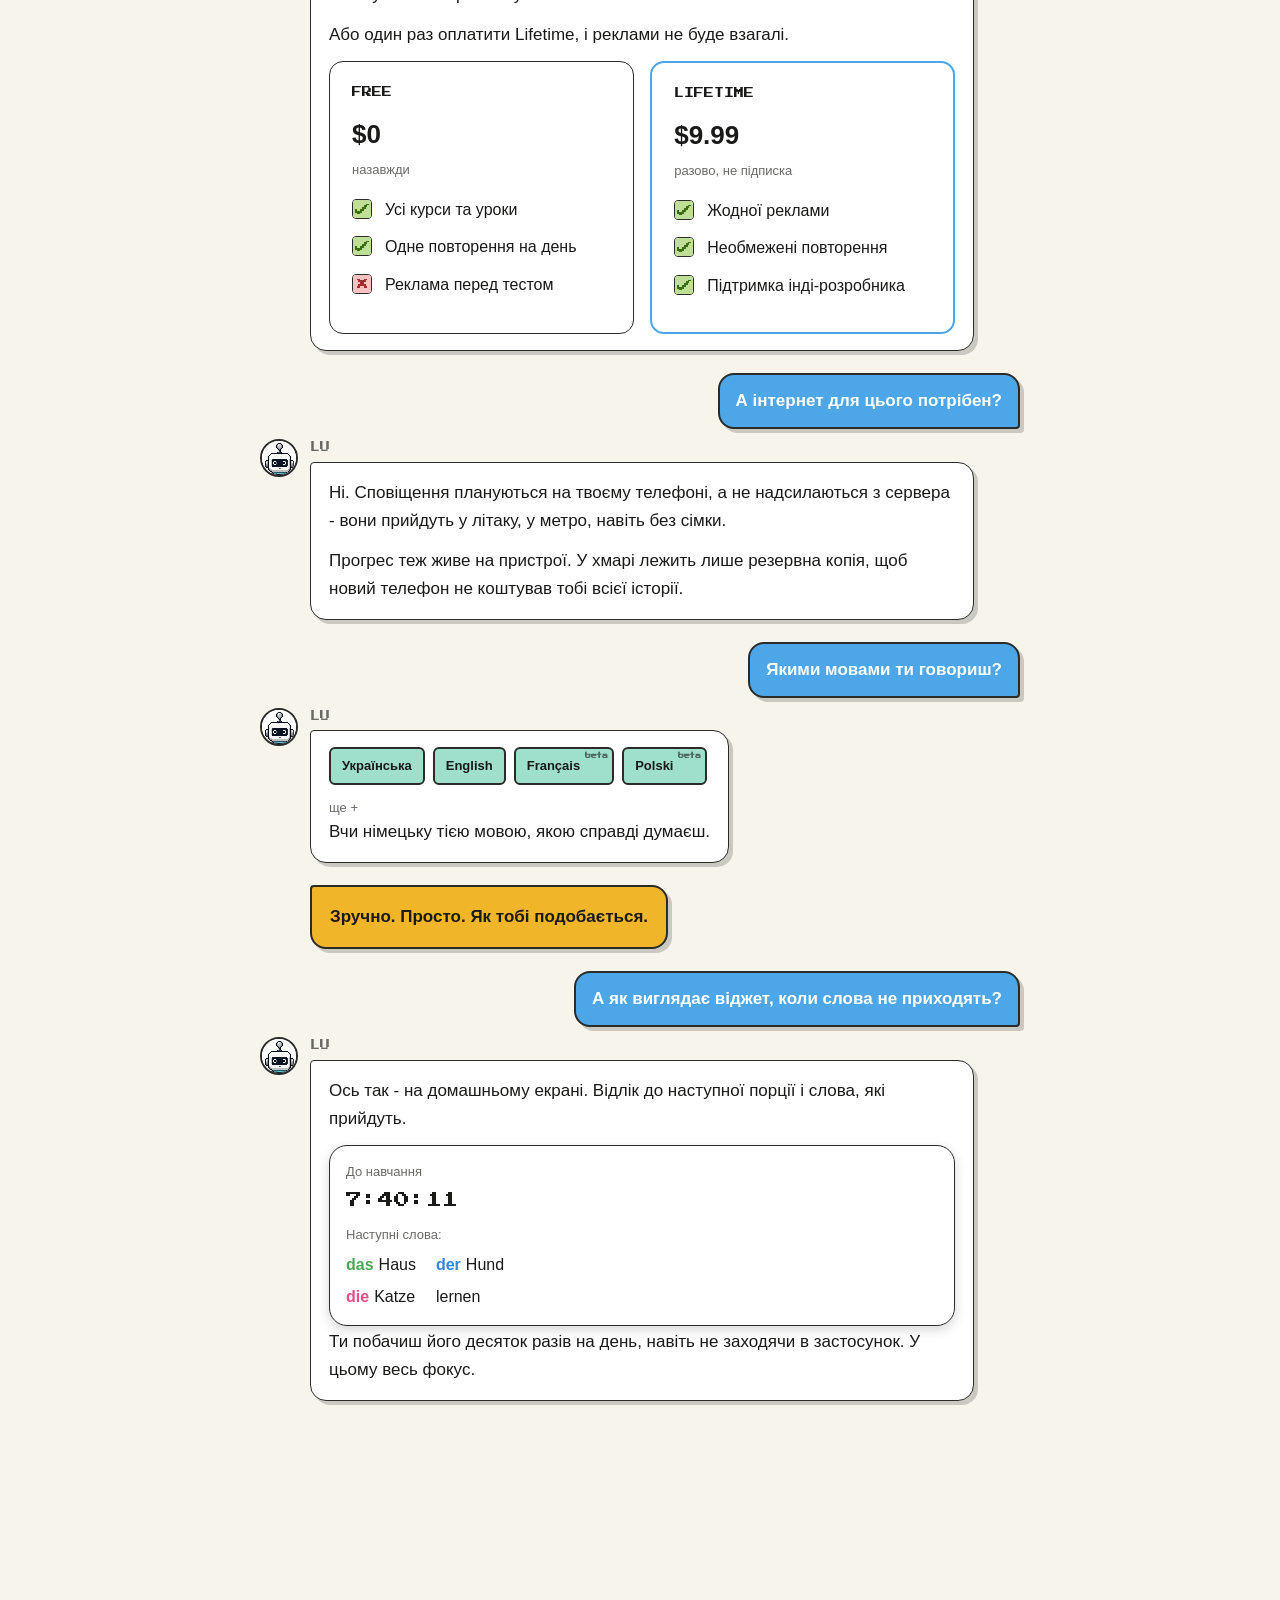
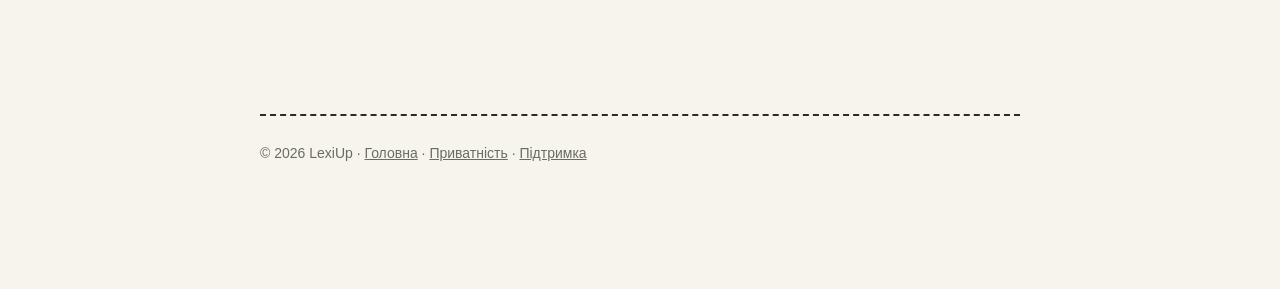
<file: ua/index.html>
<!DOCTYPE html>
<html lang="uk">
<head>
<meta charset="utf-8">
<meta name="viewport" content="width=device-width, initial-scale=1">
<link rel="icon" type="image/png" href="/assets/LU_Avatar.png">
<link rel="apple-touch-icon" href="/assets/LU_Avatar.png">
<title>LexiUp - розмова з ЛУ</title>
<style>
@font-face {
    font-family: "PressStart2P";
    src: url("/assets/PressStart2P-Regular.ttf") format("truetype");
    font-display: swap;
}

:root {
    /* Straight from PixelKit.swift */
    --bg: #f7f4ec;
    --card: #ffffff;
    --outline: #2b2b29;
    --shadow: rgba(43, 43, 41, 0.22);
    --text: #1a1a19;
    --muted: #6b6b66;
    --accent: #4ca6e8;
    --mint: #9ee0cc;
    --success: #70bf45;
    --celebrate: #f0b529;
    --der: #3385e6;
    --die: #e64f8c;
    --das: #4ca854;
}

@media (prefers-color-scheme: dark) {
    :root {
        --bg: #171714;
        --card: #262624;
        --outline: #70706b;
        --shadow: rgba(112, 112, 107, 0.22);
        --text: #f2f0ea;
        --muted: #9a9a92;
    }
}

* { box-sizing: border-box; }

body {
    margin: 0;
    padding: 0 20px 72px;
    background: var(--bg);
    color: var(--text);
    font: 17px/1.65 -apple-system, BlinkMacSystemFont, "Segoe UI", Roboto, sans-serif;
    -webkit-text-size-adjust: 100%;
}

.wrap { max-width: 760px; margin: 0 auto; }

/* ---- header ---- */

.topbar {
    display: flex;
    align-items: center;
    gap: 16px;
    padding: 34px 0 22px;
    flex-wrap: wrap;
}

.topbar img {
    width: 56px;
    height: 56px;
    border-radius: 50%;
    border: 2px solid var(--outline);
    background: var(--card);
    box-shadow: 4px 4px 0 var(--shadow);
    image-rendering: pixelated;
}

.name {
    font-family: "PressStart2P", ui-monospace, monospace;
    font-size: 18px;
    line-height: 1.3;
}

.tag { color: var(--muted); font-size: 14px; margin-top: 6px; }

/* ---- app-style progress chips (a mock of the app header, sample numbers) ---- */

.stats { margin-left: auto; display: flex; gap: 10px; }

.stat {
    display: flex;
    align-items: center;
    gap: 7px;
    background: var(--card);
    border: 2px solid var(--outline);
    border-radius: 8px;
    padding: 8px 11px;
    box-shadow: 3px 3px 0 var(--shadow);
}

.stat .num {
    font-family: "PressStart2P", ui-monospace, monospace;
    font-size: 12px;
    line-height: 1;
}

.stat .cap { font-size: 10px; color: var(--muted); line-height: 1.2; }
.stat .glyph { width: 16px; height: 16px; }

.bar {
    display: flex;
    align-items: center;
    gap: 10px;
    flex-wrap: wrap;
    padding: 4px 0 14px;
    margin-bottom: 30px;
    border-bottom: 2px solid var(--outline);
}

.langswitch { margin-left: auto; display: flex; gap: 6px; }

.langswitch a {
    font-family: "PressStart2P", ui-monospace, monospace;
    font-size: 9px;
    text-decoration: none;
    color: var(--text);
    border: 2px solid var(--outline);
    border-radius: 5px;
    padding: 7px 8px;
    background: var(--card);
}

.langswitch a.on { background: var(--accent); color: #fff; }

nav { display: flex; gap: 10px; flex-wrap: wrap; }

nav a {
    font-size: 13px;
    font-weight: 600;
    text-decoration: none;
    color: var(--text);
    background: var(--card);
    border: 2px solid var(--outline);
    border-radius: 6px;
    padding: 8px 14px;
    box-shadow: 3px 3px 0 var(--shadow);
    transition: transform .08s ease-out, box-shadow .08s ease-out;
}

nav a:hover { transform: translate(1px, 1px); box-shadow: 2px 2px 0 var(--shadow); }
nav a.current { background: var(--accent); color: #fff; }

/* ---- type ---- */

h1 {
    font-family: "PressStart2P", ui-monospace, monospace;
    font-size: 23px;
    line-height: 1.55;
    margin: 0 0 18px;
}

h2 {
    font-size: 21px;
    margin: 52px 0 14px;
    padding-left: 12px;
    border-left: 4px solid var(--accent);
}

h3 { font-size: 17px; margin: 26px 0 8px; }

.lede { font-size: 19px; line-height: 1.6; color: var(--text); margin-bottom: 26px; }

.updated {
    display: inline-block;
    font-family: "PressStart2P", ui-monospace, monospace;
    font-size: 9px;
    color: var(--muted);
    border: 2px solid var(--outline);
    border-radius: 5px;
    padding: 6px 9px;
    margin-bottom: 30px;
}

p { margin: 0 0 16px; }
ul { margin: 0 0 16px; padding-left: 22px; }
li { margin-bottom: 9px; }
a { color: var(--accent); }

/* ---- App Store button ---- */

.getwrap { margin: 30px 0 8px; }

.get {
    display: inline-flex;
    align-items: center;
    gap: 13px;
    text-decoration: none;
    background: var(--accent);
    color: #fff;
    border: 2px solid var(--outline);
    border-radius: 8px;
    padding: 14px 22px;
    box-shadow: 5px 5px 0 var(--outline);
    transition: transform .08s ease-out, box-shadow .08s ease-out;
}

.get:hover { transform: translate(2px, 2px); box-shadow: 3px 3px 0 var(--outline); }
.get .apple { display: block; }
.get .small { font-size: 11px; opacity: .9; line-height: 1.2; }
.get .big { font-family: "PressStart2P", ui-monospace, monospace; font-size: 12px; margin-top: 5px; }

.soon {
    display: inline-block;
    font-size: 12px;
    font-weight: 600;
    color: var(--text);
    background: var(--celebrate);
    border: 2px solid var(--outline);
    border-radius: 5px;
    padding: 4px 9px;
    margin-left: 12px;
    vertical-align: middle;
}

.getnote { color: var(--muted); font-size: 14px; margin-top: 14px; }

/* ---- sticker card ---- */

.card {
    background: var(--card);
    border: 1.5px solid var(--outline);
    border-radius: 14px;
    padding: 22px 24px;
    margin: 26px 0;
    box-shadow: 4px 4px 0 var(--shadow);
}

.card p:last-child, .card ul:last-child, .card .feature:last-child { margin-bottom: 0; }
.card h3:first-child { margin-top: 0; }

/* ---- numbered steps ---- */

.steps { display: grid; gap: 16px; margin: 26px 0; }

.step {
    display: flex;
    gap: 16px;
    align-items: flex-start;
    background: var(--card);
    border: 1.5px solid var(--outline);
    border-radius: 14px;
    padding: 20px 22px;
    box-shadow: 4px 4px 0 var(--shadow);
}

.step .n {
    flex: none;
    width: 34px;
    height: 34px;
    display: grid;
    place-items: center;
    font-family: "PressStart2P", ui-monospace, monospace;
    font-size: 13px;
    color: #fff;
    background: var(--accent);
    border: 2px solid var(--outline);
    border-radius: 7px;
}

.step h3 { margin: 2px 0 6px; font-size: 17px; }
.step p { margin: 0; color: var(--muted); font-size: 16px; }

/* ---- phone mock: a push and the widget ---- */

.mock { display: grid; gap: 14px; margin: 26px 0; }

.push {
    background: var(--card);
    border: 1.5px solid var(--outline);
    border-radius: 14px;
    padding: 14px 16px;
    box-shadow: 4px 4px 0 var(--shadow);
}

.push .head {
    display: flex;
    align-items: center;
    gap: 8px;
    font-size: 13px;
    color: var(--muted);
    margin-bottom: 7px;
}

.push .head b { color: var(--text); font-size: 13px; }
.push .word { font-size: 18px; font-weight: 700; }
.push .tr { color: var(--muted); font-size: 16px; }

.chip {
    display: inline-block;
    font-size: 13px;
    font-weight: 700;
    color: #fff;
    border-radius: 4px;
    padding: 2px 7px;
    margin-right: 7px;
}

.chip.der { background: var(--der); }
.chip.die { background: var(--die); }
.chip.das { background: var(--das); }

/* ---- feature ticks ---- */

.feature { display: flex; gap: 13px; align-items: flex-start; margin-bottom: 15px; }
.feature:last-child { margin-bottom: 0; }

/* The app's own glyphs - PixelGlyph.check and .cross - rather than a shape
   faked with pseudo-elements, which distorted at smaller sizes. */
.gtick {
    flex: none;
    display: block;
    margin-top: 3px;
    border: 1.5px solid var(--outline);
    border-radius: 4px;
}

/* ---- pricing ---- */

.plans { display: grid; grid-template-columns: 1fr 1fr; gap: 16px; margin: 26px 0; }

.plan {
    background: var(--card);
    border: 1.5px solid var(--outline);
    border-radius: 14px;
    padding: 22px;
    box-shadow: 4px 4px 0 var(--shadow);
}

.plan.best { border: 2.5px solid var(--accent); }

.plan .ptitle {
    font-family: "PressStart2P", ui-monospace, monospace;
    font-size: 10px;
    margin-bottom: 12px;
}

.plan .price { font-size: 26px; font-weight: 800; margin-bottom: 4px; }
.plan .per { color: var(--muted); font-size: 13px; margin-bottom: 16px; }
.plan .feature { font-size: 16px; margin-bottom: 11px; }
.plan .gtick { margin-top: 2px; }

/* ---- languages ---- */

.langs { display: flex; flex-wrap: wrap; gap: 8px; }

.lang {
    font-size: 13px;
    font-weight: 600;
    border: 2px solid var(--outline);
    border-radius: 6px;
    padding: 6px 11px;
    background: var(--mint);
    color: #1a1a19;
}

/* ---- callout ---- */

.note {
    border-left: 4px solid var(--celebrate);
    background: var(--card);
    border-radius: 0 10px 10px 0;
    padding: 16px 18px;
    margin: 24px 0;
}

.note p:last-child { margin-bottom: 0; }

/* ---- footer ---- */

footer {
    margin-top: 68px;
    padding-top: 26px;
    border-top: 2px dashed var(--outline);
    color: var(--muted);
    font-size: 14px;
}

footer a { color: var(--muted); }

/* LU stands in the footer's corner - part of the page, not fixed to the
   window, where he floated over the conversation while scrolling. The slow
   sway is the only motion on the page. */
footer { position: relative; padding-right: 150px; padding-bottom: 34px; }

/* LU keeps the bottom-right corner of the window and floats above the
   thread. The squash, the dash and the landing are played from script -
   see the page's poke handler - so nothing here can outweigh them. */
.footsig {
    position: fixed;
    right: -26px;
    bottom: -24px;
    width: 168px;
    z-index: 5;
    cursor: pointer;
    -webkit-tap-highlight-color: transparent;
    transition: transform .44s cubic-bezier(.45, 0, .55, 1);
}

.footsig img {
    display: block;
    width: 100%;
    image-rendering: pixelated;
    transform-origin: bottom center;
    animation: lu-sway 4.5s ease-in-out infinite;
}

/* Two poses, one per side. Both ship in the markup so the swap has nothing
   to load at the moment he lands. */
.footsig .lu-l { display: none; }
.footsig.left .lu-r { display: none; }
.footsig.left .lu-l { display: block; }

/* The other post. Two only, so it reads as a dash across rather than
   random hopping. */
.footsig.left { left: -26px; right: auto; }

/* Out through the side edge and in from the opposite one: leaving right and
   arriving from the right are the same offset. */
.footsig.escaping, .footsig.entering { transform: translateX(190%); }
.footsig.left.escaping, .footsig.left.entering { transform: translateX(-190%); }
.footsig.no-anim { transition: none; }

@keyframes lu-sway {
    0%, 100% { transform: rotate(-3.5deg); }
    50%      { transform: rotate(3.5deg); }
}

.lusay {
    position: fixed;
    z-index: 6;
    right: 118px;
    bottom: 92px;
    max-width: 210px;
    background: var(--card);
    border: 2px solid var(--outline);
    border-radius: 14px 14px 4px 14px;
    box-shadow: 4px 4px 0 var(--shadow);
    padding: 10px 13px;
    font-size: 14px;
    font-weight: 600;
    line-height: 1.4;
    opacity: 0;
    transform: translateY(6px);
    transition: opacity .18s ease-out, transform .18s ease-out;
    pointer-events: none;
    z-index: 2;
}

.lusay.on { opacity: 1; transform: none; }

.lusay.left {
    left: 104px;
    right: auto;
    bottom: 104px;
    border-radius: 14px 14px 14px 4px;
}

@media (max-width: 560px) {
    .lusay { right: 104px; bottom: 80px; max-width: 175px; font-size: 13px; }
    .lusay.left { left: 74px; bottom: 92px; }
}

@keyframes lu-sway {
    0%, 100% { transform: rotate(-3.5deg); }
    50%      { transform: rotate(3.5deg); }
}

@media (prefers-reduced-motion: reduce) {
    .footsig img { animation: none; }
    .footsig { transition: none; }
}

@media (max-width: 560px) {
    footer { padding-right: 20px; }

    /* No negative offset here: the phone's bottom edge cut his legs off.
       He stands fully visible, just smaller. */
    .footsig { width: 118px; right: -14px; bottom: 10px; }
}

code {
    font-family: ui-monospace, SFMono-Regular, Menlo, monospace;
    font-size: 15px;
    background: var(--card);
    border: 1px solid var(--outline);
    border-radius: 5px;
    padding: 1px 6px;
}

@media (max-width: 560px) {
    .name { font-size: 15px; }
    h1 { font-size: 17px; line-height: 1.6; }
    h2 { font-size: 19px; }
    .lede { font-size: 17px; }
    .plans { grid-template-columns: 1fr; }
    .topbar img { width: 48px; height: 48px; }
    .topbar { padding: 26px 0 16px; }
    nav a { font-size: 12px; padding: 7px 11px; }
    .langswitch a { padding: 6px 7px; }
}

/* ---- the app's header card ---- */

/* Fixed, not sticky: out of the document flow, so shrinking it cannot
   change the page height and cannot move the scroll position. That is the
   whole reason the collapse is safe now. */
.stickyhead {
    position: fixed;
    top: 0;
    left: 0;
    right: 0;
    z-index: 100;
    background: var(--bg);
    padding: 10px 20px 0;
}

.stickyhead > .appcard { max-width: 760px; margin: 0 auto; }

/* Space is reserved once, for the EXPANDED height, and never changes. The
   collapsed header simply leaves a band of page background behind it, which
   is invisible because it is the same colour. */
/* display:none cannot be animated, so everything that disappears collapses
   through max-height and opacity instead. The header is fixed, so none of
   this moves the page. */
.appcard { transition: padding .22s ease; }

.appcard .bar,
.who-goal,
.srow .cap,
.segs {
    overflow: hidden;
    transition: max-height .24s ease, max-width .24s ease, opacity .18s ease,
                margin .24s ease, padding .24s ease, border-width .24s ease;
}

.appcard .bar { max-height: 70px; opacity: 1; }
.who-goal { max-height: 30px; opacity: 1; }
.srow .cap { max-height: 24px; max-width: 220px; opacity: 1; }
.segs { max-height: 16px; opacity: 1; }

#head.collapsed .appcard { padding-top: 10px; padding-bottom: 10px; }
#head.collapsed .bar { max-height: 0; opacity: 0; margin-top: 0; padding-top: 0; border-top-width: 0; }
#head.collapsed .who-goal { max-height: 0; opacity: 0; margin-top: 0; }
/* The app passes caption: nil in compact - the label does not exist, so it
   takes no width either. Collapsing only the height left the row stretched
   with a gap on the right. */
#head.collapsed .srow .cap { max-height: 0; max-width: 0; opacity: 0; margin: 0; }
#head.collapsed .segs { max-height: 0; opacity: 0; margin-top: 0; }

/* The two stats sit side by side once their captions are gone, otherwise
   the card stays as tall as it was and the collapse buys nothing. */
.appstats { transition: gap .24s ease; }
#head.collapsed .appstats { flex-direction: row; align-items: center; gap: 12px; }
#head.collapsed .srow { gap: 7px; }
#head.collapsed .who-name { font-size: 13px; }
#head.collapsed .appcard { padding-top: 9px; padding-bottom: 9px; }
#head.collapsed .cardtop { gap: 12px; }

/* The nav is the header's bottom section, the way the cheat sheets are in
   the app: a divider, then one flat row - not a second deck of buttons. */
.appcard .bar {
    margin: 11px 0 0;
    padding: 11px 0 0;
    border-top: 1.5px solid var(--outline);
    border-bottom: 0;
    display: flex;
    align-items: center;
    gap: 16px;
}

.appcard nav { gap: 18px; }

.appcard nav a {
    background: none;
    border: 0;
    box-shadow: none;
    padding: 0;
    font-family: "PressStart2P", ui-monospace, monospace;
    font-size: 11px;
    color: var(--muted);
}

.appcard nav a:hover { transform: none; box-shadow: none; color: var(--text); }
.appcard nav a.current { background: none; color: var(--accent); }

.appcard .langswitch { gap: 4px; }

.appcard .langswitch a {
    background: none;
    border: 1.5px solid var(--outline);
    opacity: .5;
    padding: 4px 6px;
    font-size: 8px;
}

.appcard .langswitch a.on { background: var(--accent); border-color: var(--accent); color: #fff; opacity: 1; }


.appcard {
    display: flex;
    flex-direction: column;
    gap: 0;
    background: var(--card);
    border: 2px solid var(--outline);
    border-radius: 22px;
    padding: 13px 16px;
    box-shadow: 5px 5px 0 var(--shadow);
}

.cardtop { display: flex; align-items: center; gap: 14px; }

.appcard .ava {
    flex: none;
    width: 54px;
    height: 54px;
    border-radius: 50%;
    border: 2px solid var(--outline);
    background: var(--bg);
    image-rendering: pixelated;
    transition: width .18s ease-out, height .18s ease-out;
}

.who-name {
    font-family: "PressStart2P", ui-monospace, monospace;
    font-size: 15px;
    line-height: 1.3;
}
.who-goal { font-size: 13px; color: var(--muted); margin-top: 3px; }

.appstats { margin-left: auto; display: flex; flex-direction: column; gap: 9px; }

.srow { display: flex; align-items: center; gap: 9px; }
.srow .g { flex: none; display: block; }
.srow .num { font-family: "PressStart2P", ui-monospace, monospace; font-size: 15px; line-height: 1; }
.srow .cap { font-size: 13px; color: var(--muted); white-space: nowrap; }

/* segmented progress bar, same idea as PixelProgressBar */
.segs { display: flex; gap: 3px; margin-top: 5px; }
.seg { width: 9px; height: 5px; background: var(--outline); opacity: .18; }
.seg.on { background: var(--celebrate); opacity: 1; }

@media (max-width: 560px) {
    .who-name { font-size: 12px; }
    .who-goal { font-size: 12px; }
    .srow .cap { font-size: 11px; }
    .srow .num { font-size: 13px; }
    /* gap must stay 0: the card is a column, and a flex gap survives even
       when the collapsed nav has zero height - that was the empty band
       under the row. */
    .appcard { gap: 0; padding: 12px; border-radius: 18px; }
    .appcard .ava { width: 44px; height: 44px; }
}

@media (max-width: 560px) {
    .appcard nav { gap: 12px; }
    .appcard nav a { font-size: 9px; }
    .appcard .bar { gap: 10px; }
}

@media (max-width: 400px) {
    .srow .cap { display: none; }
    .appcard nav a { font-size: 8px; }
}

body { padding-bottom: 90px; }

.thread { display: flex; flex-direction: column; gap: 22px; margin-top: 26px; }

/* Messages ride above LU: he stays in the corner and they slide over him,
   so he never covers what you are reading. */
.turn { position: relative; z-index: 1; }

/* A question sits close to the answer it belongs to, not evenly spaced
   between neighbours. */
.turn.q { margin-bottom: -12px; }
.turn { display: flex; flex-direction: column; gap: 10px; }

.me { align-self: flex-end; max-width: 82%; }

.me .bubble {
    background: var(--accent);
    color: #fff;
    border: 2px solid var(--outline);
    border-radius: 16px 16px 4px 16px;
    padding: 12px 16px;
    box-shadow: 4px 4px 0 var(--shadow);
    font-weight: 600;
}

.lu { display: flex; gap: 12px; align-items: flex-start; max-width: 94%; }

.lu img {
    flex: none;
    width: 38px;
    height: 38px;
    border-radius: 50%;
    border: 2px solid var(--outline);
    background: var(--card);
    image-rendering: pixelated;
}

.lu .bubble {
    background: var(--card);
    border: 1.5px solid var(--outline);
    border-radius: 4px 16px 16px 16px;
    padding: 16px 18px;
    box-shadow: 4px 4px 0 var(--shadow);
}

/* Consecutive messages from the same sender: indented to the bubble column,
   no repeated avatar or name. */
.lu.same { padding-left: 50px; }

.lu .bubble p { margin-bottom: 12px; }
.lu .bubble p:last-child { margin-bottom: 0; }

.who {
    font-family: "PressStart2P", ui-monospace, monospace;
    font-size: 10px;
    color: var(--muted);
    margin-bottom: 6px;
}

/* "LU is typing" - three dots in a bubble, shown for a beat before the
   answer replaces them. Same idea as the onboarding chat in the app. */
.typing {
    display: none;
    gap: 5px;
    align-items: center;
    width: fit-content;
    background: var(--card);
    border: 1.5px solid var(--outline);
    border-radius: 4px 16px 16px 16px;
    box-shadow: 4px 4px 0 var(--shadow);
    padding: 15px 18px;
}

.typing span {
    width: 8px;
    height: 8px;
    border-radius: 50%;
    background: var(--muted);
    animation: lu-type 1.1s ease-in-out infinite;
}

.typing span:nth-child(2) { animation-delay: .18s; }
.typing span:nth-child(3) { animation-delay: .36s; }

@keyframes lu-type {
    0%, 60%, 100% { opacity: .3; transform: translateY(0); }
    30%           { opacity: 1;  transform: translateY(-4px); }
}

.turn.typing-now .typing { display: flex; }

/* The visitor's own line types too - in his colours, and on his side. */
.me-typing {
    margin-left: auto;
    background: var(--accent);
    border-width: 2px;
    border-radius: 16px 16px 4px 16px;
}

.me-typing span { background: rgba(255,255,255,.85); }
.turn.typing-now .bubble { display: none; }

/* The dots do not vanish - they fade and shrink toward their anchor while
   the message rises into their place, so the swap reads as one movement. */
.typing {
    transition: opacity .17s ease-out, transform .17s ease-out;
    transform-origin: left center;
}

.me-typing { transform-origin: right center; }
.turn.typing-out .typing { opacity: 0; transform: scale(.86); }

.turn .bubble { transition: opacity .24s ease-out, transform .24s ease-out; }

.js .turn:not(.seen) .bubble,
.turn.typing-now .bubble { opacity: 0; transform: translateY(6px) scale(.985); }

.turn.seen:not(.typing-now) .bubble { opacity: 1; transform: none; }

@media (prefers-reduced-motion: reduce) {
    .typing span { animation: none; }
}

/* reveal on scroll - opt-in, never a blocker */
@media (prefers-reduced-motion: no-preference) {
    .js .turn { opacity: 0; transform: translateY(14px); transition: opacity .45s ease-out, transform .45s ease-out; }
    .js .turn.seen { opacity: 1; transform: none; }
}

.plans { margin: 4px 0 0; }
.plan { box-shadow: none; }
.getwrap { margin: 10px 0 2px; }

/* One label, one line: .small and .big were inline spans, so the two lines
   ran into each other. */
.get .big { font-family: "PressStart2P", ui-monospace, monospace; font-size: 11px; margin: 0; }

@media (max-width: 420px) {
    .get .big { font-size: 9px; }
    .getwrap .get { padding: 13px 12px; gap: 9px; }
}

/* Full width of the bubble - an inline-flex button floated in the middle of
   a message looked like a stray chip. */
.getwrap .get { display: flex; width: 100%; justify-content: center; }

.bubble.shout { background: var(--celebrate); border-width: 2px; }

.shout-lead {
    font-family: "PressStart2P", ui-monospace, monospace;
    font-size: 13px;
    line-height: 1.5;
    color: rgba(26,26,25,.78);
    margin: 0 0 16px !important;
}

/* Same size and leading as any other message: the yellow already carries
   the emphasis, a second signal in the type only made the page louder. */
.shout-big {
    font-size: 17px;
    font-weight: 700;
    line-height: 1.65;
    color: #1a1a19;
    margin: 0 !important;
}

.bubble.shout .whens { display: grid; gap: 10px; }

.bubble.shout .when {
    display: flex;
    align-items: center;
    gap: 11px;
    font-size: 17px;
    font-weight: 600;
    line-height: 1.35;
    color: #1a1a19;
}

.lang { position: relative; }

/* Pinned to the corner rather than stacked under the name, which made the
   chip taller than its neighbours. */
.lang.beta { padding-right: 32px; }

.lang i {
    position: absolute;
    top: 3px;
    right: 5px;
    font-style: normal;
    font-family: "PressStart2P", ui-monospace, monospace;
    font-size: 6px;
    opacity: .6;
    letter-spacing: -0.5px;
}

.more { margin-top: 12px; }

.more summary {
    cursor: pointer;
    font-size: 13px;
    color: var(--muted);
    list-style: none;
}

.more summary::-webkit-details-marker { display: none; }
.more summary::after { content: " +"; }
.more[open] summary::after { content: " -"; }
.more .langs { margin-top: 10px; }

.bubble.shout .when .ic {
    flex: none;
    width: 34px;
    height: 34px;
    display: grid;
    place-items: center;
    font-size: 18px;
    background: rgba(255,255,255,.55);
    border: 1.5px solid rgba(26,26,25,.45);
    border-radius: 8px;
}

/* ---- widget showing the current word: the systemSmall/Medium layout ---- */

.wcard { margin: 4px 0 2px; }
.wcard .wtitle { font-size: 21px; font-weight: 700; line-height: 1.2; }
.wcard .wtitle .art { margin-right: 6px; }
.wcard .wmeta { display: flex; gap: 9px; align-items: baseline; margin-top: 6px; font-size: 15px; }
.wcard .ipa { color: var(--muted); }
.wcard .plural { color: var(--die); font-weight: 600; }
.wcard .wtr { font-size: 17px; font-weight: 700; margin-top: 8px; }
.wcard .wex { font-size: 13px; color: var(--muted); margin-top: 6px; }

/* ---- home screen widget, same layout as the onboarding mock ---- */

.widget {
    background: var(--card);
    border: 1.5px solid var(--outline);
    border-radius: 18px;
    padding: 15px 16px;
    box-shadow: 0 4px 12px rgba(0,0,0,.16);
    margin: 4px 0 2px;
}

/* An iOS notification is a bold title and a plain body - nothing else. */
.push .tr { color: var(--text); font-style: normal; }

.widget .cd-cap { font-size: 13px; color: var(--muted); }
.widget .cd { font-family: "PressStart2P", ui-monospace, monospace; font-size: 16px; margin: 5px 0 10px; }
.widget .nx { font-size: 13px; color: var(--muted); margin-bottom: 7px; }
.wcols { display: flex; gap: 20px; }
.wcol { display: flex; flex-direction: column; gap: 5px; }
.wword { font-size: 16px; }
.wword .art { font-weight: 700; margin-right: 5px; }
.wword .art.der { color: var(--der); }
.wword .art.die { color: var(--die); }
.wword .art.das { color: var(--das); }

@media (max-width: 560px) {
    .stats { margin-left: 0; width: 100%; }
    .stat { flex: 1; }
}
</style>
</head>
<body>
<div class="wrap">

<svg width="0" height="0" style="position:absolute" aria-hidden="true"><symbol id="gcheck" viewBox="0 0 20 20"><rect x="0" y="0" width="20" height="2" fill="#BFDE96"/><rect x="0" y="2" width="20" height="2" fill="#BFDE96"/><rect x="0" y="4" width="14" height="2" fill="#BFDE96"/><rect x="14" y="4" width="4" height="2" fill="#3B6E12"/><rect x="18" y="4" width="2" height="2" fill="#BFDE96"/><rect x="0" y="6" width="12" height="2" fill="#BFDE96"/><rect x="12" y="6" width="4" height="2" fill="#3B6E12"/><rect x="16" y="6" width="4" height="2" fill="#BFDE96"/><rect x="0" y="8" width="10" height="2" fill="#BFDE96"/><rect x="10" y="8" width="4" height="2" fill="#3B6E12"/><rect x="14" y="8" width="6" height="2" fill="#BFDE96"/><rect x="0" y="10" width="2" height="2" fill="#BFDE96"/><rect x="2" y="10" width="2" height="2" fill="#3B6E12"/><rect x="4" y="10" width="4" height="2" fill="#BFDE96"/><rect x="8" y="10" width="4" height="2" fill="#3B6E12"/><rect x="12" y="10" width="8" height="2" fill="#BFDE96"/><rect x="0" y="12" width="2" height="2" fill="#BFDE96"/><rect x="2" y="12" width="8" height="2" fill="#3B6E12"/><rect x="10" y="12" width="10" height="2" fill="#BFDE96"/><rect x="0" y="14" width="4" height="2" fill="#BFDE96"/><rect x="4" y="14" width="4" height="2" fill="#3B6E12"/><rect x="8" y="14" width="12" height="2" fill="#BFDE96"/><rect x="0" y="16" width="20" height="2" fill="#BFDE96"/><rect x="0" y="18" width="20" height="2" fill="#BFDE96"/></symbol><symbol id="gcross" viewBox="0 0 20 20"><rect x="0" y="0" width="20" height="2" fill="#F7C2C2"/><rect x="0" y="2" width="20" height="2" fill="#F7C2C2"/><rect x="0" y="4" width="4" height="2" fill="#F7C2C2"/><rect x="4" y="4" width="4" height="2" fill="#A32E2E"/><rect x="8" y="4" width="4" height="2" fill="#F7C2C2"/><rect x="12" y="4" width="4" height="2" fill="#A32E2E"/><rect x="16" y="4" width="4" height="2" fill="#F7C2C2"/><rect x="0" y="6" width="6" height="2" fill="#F7C2C2"/><rect x="6" y="6" width="8" height="2" fill="#A32E2E"/><rect x="14" y="6" width="6" height="2" fill="#F7C2C2"/><rect x="0" y="8" width="8" height="2" fill="#F7C2C2"/><rect x="8" y="8" width="4" height="2" fill="#A32E2E"/><rect x="12" y="8" width="8" height="2" fill="#F7C2C2"/><rect x="0" y="10" width="6" height="2" fill="#F7C2C2"/><rect x="6" y="10" width="8" height="2" fill="#A32E2E"/><rect x="14" y="10" width="6" height="2" fill="#F7C2C2"/><rect x="0" y="12" width="4" height="2" fill="#F7C2C2"/><rect x="4" y="12" width="4" height="2" fill="#A32E2E"/><rect x="8" y="12" width="4" height="2" fill="#F7C2C2"/><rect x="12" y="12" width="4" height="2" fill="#A32E2E"/><rect x="16" y="12" width="4" height="2" fill="#F7C2C2"/><rect x="0" y="14" width="20" height="2" fill="#F7C2C2"/><rect x="0" y="16" width="20" height="2" fill="#F7C2C2"/><rect x="0" y="18" width="20" height="2" fill="#F7C2C2"/></symbol></svg>
<div class="stickyhead" id="head">
    <div class="appcard">
      <div class="cardtop">
        <div>
            <div class="who-name">LexiUp</div>
            <div class="who-goal">Слова, які знаходять тебе</div>
        </div>
        <div class="appstats">
            <div>
                <div class="srow">
                    <svg class="g" viewBox="0 0 16 20" width="16" height="20" shape-rendering="crispEdges" aria-hidden="true"><rect x="6" y="0" width="2" height="2" fill="#D95930"/><rect x="6" y="2" width="4" height="2" fill="#D95930"/><rect x="4" y="4" width="8" height="2" fill="#D95930"/><rect x="2" y="6" width="10" height="2" fill="#D95930"/><rect x="2" y="8" width="12" height="2" fill="#D95930"/><rect x="0" y="10" width="16" height="2" fill="#D95930"/><rect x="0" y="12" width="16" height="2" fill="#F09E26"/><rect x="0" y="14" width="6" height="2" fill="#F09E26"/><rect x="6" y="14" width="4" height="2" fill="#FAC775"/><rect x="10" y="14" width="6" height="2" fill="#F09E26"/><rect x="2" y="16" width="2" height="2" fill="#F09E26"/><rect x="4" y="16" width="8" height="2" fill="#FAC775"/><rect x="12" y="16" width="2" height="2" fill="#F09E26"/><rect x="4" y="18" width="8" height="2" fill="#FAC775"/></svg>
                    <span class="num" id="streak">0/7</span>
                    <span class="cap">серія</span>
                </div>
                <div class="segs" id="segs"><span class="seg" data-i="0"></span><span class="seg" data-i="1"></span><span class="seg" data-i="2"></span><span class="seg" data-i="3"></span><span class="seg" data-i="4"></span><span class="seg" data-i="5"></span><span class="seg" data-i="6"></span></div>
            </div>
            <div class="srow">
                <svg class="g" viewBox="0 0 20 20" width="20" height="20" shape-rendering="crispEdges" aria-hidden="true"><rect x="0" y="0" width="20" height="2" fill="#BFDE96"/><rect x="0" y="2" width="20" height="2" fill="#BFDE96"/><rect x="0" y="4" width="14" height="2" fill="#BFDE96"/><rect x="14" y="4" width="4" height="2" fill="#3B6E12"/><rect x="18" y="4" width="2" height="2" fill="#BFDE96"/><rect x="0" y="6" width="12" height="2" fill="#BFDE96"/><rect x="12" y="6" width="4" height="2" fill="#3B6E12"/><rect x="16" y="6" width="4" height="2" fill="#BFDE96"/><rect x="0" y="8" width="10" height="2" fill="#BFDE96"/><rect x="10" y="8" width="4" height="2" fill="#3B6E12"/><rect x="14" y="8" width="6" height="2" fill="#BFDE96"/><rect x="0" y="10" width="2" height="2" fill="#BFDE96"/><rect x="2" y="10" width="2" height="2" fill="#3B6E12"/><rect x="4" y="10" width="4" height="2" fill="#BFDE96"/><rect x="8" y="10" width="4" height="2" fill="#3B6E12"/><rect x="12" y="10" width="8" height="2" fill="#BFDE96"/><rect x="0" y="12" width="2" height="2" fill="#BFDE96"/><rect x="2" y="12" width="8" height="2" fill="#3B6E12"/><rect x="10" y="12" width="10" height="2" fill="#BFDE96"/><rect x="0" y="14" width="4" height="2" fill="#BFDE96"/><rect x="4" y="14" width="4" height="2" fill="#3B6E12"/><rect x="8" y="14" width="12" height="2" fill="#BFDE96"/><rect x="0" y="16" width="20" height="2" fill="#BFDE96"/><rect x="0" y="18" width="20" height="2" fill="#BFDE96"/></svg>
                <span class="num" id="learned">0</span>
                <span class="cap">вивчено слів</span>
            </div>
        </div>
      </div>
      <div class="bar">
    <nav>
        <a href="/ua/index.html" class="current">Головна</a>
        <a href="/ua/privacy.html">Приватність</a>
        <a href="/ua/support.html">Підтримка</a>
    </nav>
    <div class="langswitch"><a href="/index.html">EN</a><a class="on" href="/ua/index.html">UK</a></div>
</div>
    </div>
</div>

<div class="thread">
<div class="turn q">
    <div class="me">
        <div class="typing me-typing" aria-hidden="true"><span></span><span></span><span></span></div>
        <div class="bubble">Що таке LexiUp?</div>
    </div>
</div>
<div class="turn a">
    <div class="lu">
        <img src="/assets/LU_Avatar.png" alt="">
        <div>
            <div class="who">LU</div>
            <div class="typing" aria-hidden="true"><span></span><span></span><span></span></div>
            <div class="bubble"><p>LexiUp - це застосунок, який допомагає тобі збільшити словниковий запас мови, яку ти вивчаєш.</p><p>Кілька слів на день приходять сповіщеннями й лишаються на віджеті - <strong>для цього від тебе не треба нічого</strong>. Єдине, що потрібно від тебе, - відкрити застосунок на дві хвилини ввечері, щоб пройти маленький тест.</p><div class="getwrap"><a class="get" href="#" aria-disabled="true"><svg class="apple" viewBox="0 0 24 26" width="24" height="26" fill="#fff" shape-rendering="crispEdges" aria-hidden="true"><rect x="12" y="0" width="2" height="2"/><rect x="14" y="0" width="2" height="2"/><rect x="10" y="2" width="2" height="2"/><rect x="12" y="2" width="2" height="2"/><rect x="8" y="4" width="2" height="2"/><rect x="10" y="4" width="2" height="2"/><rect x="4" y="6" width="2" height="2"/><rect x="6" y="6" width="2" height="2"/><rect x="8" y="6" width="2" height="2"/><rect x="10" y="6" width="2" height="2"/><rect x="12" y="6" width="2" height="2"/><rect x="14" y="6" width="2" height="2"/><rect x="16" y="6" width="2" height="2"/><rect x="2" y="8" width="2" height="2"/><rect x="4" y="8" width="2" height="2"/><rect x="6" y="8" width="2" height="2"/><rect x="8" y="8" width="2" height="2"/><rect x="10" y="8" width="2" height="2"/><rect x="12" y="8" width="2" height="2"/><rect x="14" y="8" width="2" height="2"/><rect x="16" y="8" width="2" height="2"/><rect x="18" y="8" width="2" height="2"/><rect x="0" y="10" width="2" height="2"/><rect x="2" y="10" width="2" height="2"/><rect x="4" y="10" width="2" height="2"/><rect x="6" y="10" width="2" height="2"/><rect x="8" y="10" width="2" height="2"/><rect x="10" y="10" width="2" height="2"/><rect x="12" y="10" width="2" height="2"/><rect x="14" y="10" width="2" height="2"/><rect x="16" y="10" width="2" height="2"/><rect x="18" y="10" width="2" height="2"/><rect x="20" y="10" width="2" height="2"/><rect x="0" y="12" width="2" height="2"/><rect x="2" y="12" width="2" height="2"/><rect x="4" y="12" width="2" height="2"/><rect x="6" y="12" width="2" height="2"/><rect x="8" y="12" width="2" height="2"/><rect x="10" y="12" width="2" height="2"/><rect x="12" y="12" width="2" height="2"/><rect x="14" y="12" width="2" height="2"/><rect x="16" y="12" width="2" height="2"/><rect x="18" y="12" width="2" height="2"/><rect x="20" y="12" width="2" height="2"/><rect x="0" y="14" width="2" height="2"/><rect x="2" y="14" width="2" height="2"/><rect x="4" y="14" width="2" height="2"/><rect x="6" y="14" width="2" height="2"/><rect x="8" y="14" width="2" height="2"/><rect x="10" y="14" width="2" height="2"/><rect x="12" y="14" width="2" height="2"/><rect x="14" y="14" width="2" height="2"/><rect x="16" y="14" width="2" height="2"/><rect x="18" y="14" width="2" height="2"/><rect x="20" y="14" width="2" height="2"/><rect x="0" y="16" width="2" height="2"/><rect x="2" y="16" width="2" height="2"/><rect x="4" y="16" width="2" height="2"/><rect x="6" y="16" width="2" height="2"/><rect x="8" y="16" width="2" height="2"/><rect x="10" y="16" width="2" height="2"/><rect x="12" y="16" width="2" height="2"/><rect x="14" y="16" width="2" height="2"/><rect x="16" y="16" width="2" height="2"/><rect x="18" y="16" width="2" height="2"/><rect x="20" y="16" width="2" height="2"/><rect x="0" y="18" width="2" height="2"/><rect x="2" y="18" width="2" height="2"/><rect x="4" y="18" width="2" height="2"/><rect x="6" y="18" width="2" height="2"/><rect x="8" y="18" width="2" height="2"/><rect x="10" y="18" width="2" height="2"/><rect x="12" y="18" width="2" height="2"/><rect x="14" y="18" width="2" height="2"/><rect x="16" y="18" width="2" height="2"/><rect x="18" y="18" width="2" height="2"/><rect x="20" y="18" width="2" height="2"/><rect x="2" y="20" width="2" height="2"/><rect x="4" y="20" width="2" height="2"/><rect x="6" y="20" width="2" height="2"/><rect x="8" y="20" width="2" height="2"/><rect x="10" y="20" width="2" height="2"/><rect x="12" y="20" width="2" height="2"/><rect x="14" y="20" width="2" height="2"/><rect x="16" y="20" width="2" height="2"/><rect x="18" y="20" width="2" height="2"/><rect x="2" y="22" width="2" height="2"/><rect x="4" y="22" width="2" height="2"/><rect x="6" y="22" width="2" height="2"/><rect x="14" y="22" width="2" height="2"/><rect x="16" y="22" width="2" height="2"/><rect x="18" y="22" width="2" height="2"/><rect x="20" y="22" width="2" height="2"/><rect x="4" y="24" width="2" height="2"/><rect x="6" y="24" width="2" height="2"/><rect x="16" y="24" width="2" height="2"/><rect x="18" y="24" width="2" height="2"/></svg><span class="big">Скоро в App Store</span></a></div></div>
        </div>
    </div>
</div>
<div class="turn q">
    <div class="me">
        <div class="typing me-typing" aria-hidden="true"><span></span><span></span><span></span></div>
        <div class="bubble">Яку мову я можу вивчати з тобою?</div>
    </div>
</div>
<div class="turn a">
    <div class="lu">
        <img src="/assets/LU_Avatar.png" alt="">
        <div>
            <div class="who">LU</div>
            <div class="typing" aria-hidden="true"><span></span><span></span><span></span></div>
            <div class="bubble"><p>Поки що німецьку - від основ до B1.</p><p>Англійську плануємо додати наступною.</p></div>
        </div>
    </div>
</div>
<div class="turn q">
    <div class="me">
        <div class="typing me-typing" aria-hidden="true"><span></span><span></span><span></span></div>
        <div class="bubble">Я вже користуюся іншим застосунком.</div>
    </div>
</div>
<div class="turn a">
    <div class="lu">
        <img src="/assets/LU_Avatar.png" alt="">
        <div>
            <div class="who">LU</div>
            <div class="typing" aria-hidden="true"><span></span><span></span><span></span></div>
            <div class="bubble"><p>Добре. Не кидай його.</p><p>Я не змагаюся за твій вечір - я заповнюю проміжки, які ти й так проводиш у телефоні. Ти, напевно, вже ходиш на курси або займаєшся з викладачем - або просто живеш там, де говорять німецькою. Бракує саме словникового запасу.</p></div>
        </div>
    </div>
</div>
<div class="turn">
    <div class="lu same">
        <div class="typing" aria-hidden="true"><span></span><span></span><span></span></div>
        <div class="bubble shout"><p class="shout-lead">Вчись, коли:</p><div class="whens"><div class="when"><span class="ic">&#127970;</span>працюєш</div><div class="when"><span class="ic">&#127796;</span>відпочиваєш</div><div class="when"><span class="ic">&#128104;&#8205;&#127859;</span>займаєшся улюбленою справою</div></div></div>
    </div>
</div>
<div class="turn q">
    <div class="me">
        <div class="typing me-typing" aria-hidden="true"><span></span><span></span><span></span></div>
        <div class="bubble">А з чого взагалі складається навчання?</div>
    </div>
</div>
<div class="turn a">
    <div class="lu">
        <img src="/assets/LU_Avatar.png" alt="">
        <div>
            <div class="who">LU</div>
            <div class="typing" aria-hidden="true"><span></span><span></span><span></span></div>
            <div class="bubble"><p>З трьох частин, і для двох від тебе не потрібно нічого:</p><p><strong>Сповіщення</strong> протягом дня - слова приходять самі.<br><strong>Віджет</strong> на домашньому й заблокованому екрані - увесь набір перед очима.<br><strong>Маленький тест</strong> увечері - перевіряє, що засвоїлося.</p></div>
        </div>
    </div>
</div>
<div class="turn q">
    <div class="me">
        <div class="typing me-typing" aria-hidden="true"><span></span><span></span><span></span></div>
        <div class="bubble">Скільки слів на день?</div>
    </div>
</div>
<div class="turn a">
    <div class="lu">
        <img src="/assets/LU_Avatar.png" alt="">
        <div>
            <div class="who">LU</div>
            <div class="typing" aria-hidden="true"><span></span><span></span><span></span></div>
            <div class="bubble"><p><strong>6</strong>, <strong>9</strong> або <strong>12</strong> - обираєш ти. Ще ти обираєш години, коли я можу тебе турбувати, і для кожного дня тижня можна задати свій проміжок.</p></div>
        </div>
    </div>
</div>
<div class="turn q">
    <div class="me">
        <div class="typing me-typing" aria-hidden="true"><span></span><span></span><span></span></div>
        <div class="bubble">А це не набридатиме?</div>
    </div>
</div>
<div class="turn a">
    <div class="lu">
        <img src="/assets/LU_Avatar.png" alt="">
        <div>
            <div class="who">LU</div>
            <div class="typing" aria-hidden="true"><span></span><span></span><span></span></div>
            <div class="bubble"><p>Години обираєш ти - поза ними тиша.</p><p>Кожне слово приходить тричі за день, з паузами. Забути й пригадати - це і є те, що закріплює.</p><div class="push" style="box-shadow:none;margin:10px 0 12px"><div class="head"><b>LexiUp</b><span>&middot; щойно</span></div><div class="word">die Erfahrung</div><div class="tr">досвід</div></div><p>Прочитав на екрані блокування - і все, це вже <strong>частина навчання</strong>.</p></div>
        </div>
    </div>
</div>
<div class="turn">
    <div class="lu same">
        <div class="bubble"><p>А ці самі слова лежать у віджеті - разом із транскрипцією, множиною та прикладом:</p><div class="widget wcard"><div class="wtitle"><span class="art die">die</span>Schule</div><div class="wmeta"><span class="ipa">[&#712;&#643;u&#720;l&#601;]</span><span class="plural">die Schulen</span></div><div class="wtr">школа</div><div class="wex">Die Schule beginnt um acht.</div></div></div>
    </div>
</div>
<div class="turn q">
    <div class="me">
        <div class="typing me-typing" aria-hidden="true"><span></span><span></span><span></span></div>
        <div class="bubble">А що ввечері?</div>
    </div>
</div>
<div class="turn a">
    <div class="lu">
        <img src="/assets/LU_Avatar.png" alt="">
        <div>
            <div class="who">LU</div>
            <div class="typing" aria-hidden="true"><span></span><span></span><span></span></div>
            <div class="bubble"><p>Тест по словах, які приходили протягом дня.</p><p>Слова, на які ти дав правильні відповіді, переходять у розділ «Вивчено». А ті, де помилився, повернуться до тебе пізніше, у наступних наборах.</p></div>
        </div>
    </div>
</div>
<div class="turn">
    <div class="lu same">
        <div class="typing" aria-hidden="true"><span></span><span></span><span></span></div>
        <div class="bubble shout"><p class="shout-big">Щоб учитися, не треба відриватися від щоденних справ.</p></div>
    </div>
</div>
<div class="turn q">
    <div class="me">
        <div class="typing me-typing" aria-hidden="true"><span></span><span></span><span></span></div>
        <div class="bubble">Що саме я вивчу?</div>
    </div>
</div>
<div class="turn a">
    <div class="lu">
        <img src="/assets/LU_Avatar.png" alt="">
        <div>
            <div class="who">LU</div>
            <div class="typing" aria-hidden="true"><span></span><span></span><span></span></div>
            <div class="bubble"><p><strong>Основи:</strong> абетка та її пастки читання, артиклі та для чого вони, займенники в трьох відмінках, прийменники, числа, час на годиннику, дні й місяці.</p><p><strong>A1, A2, B1:</strong> найуживаніша лексика, дієслова відсортовані за реальною частотністю, а не за порядком з підручника.</p><p>Кожне правило - короткий урок, а далі слова, які його використовують.</p></div>
        </div>
    </div>
</div>
<div class="turn q">
    <div class="me">
        <div class="typing me-typing" aria-hidden="true"><span></span><span></span><span></span></div>
        <div class="bubble">Скільки це коштує?</div>
    </div>
</div>
<div class="turn a">
    <div class="lu">
        <img src="/assets/LU_Avatar.png" alt="">
        <div>
            <div class="who">LU</div>
            <div class="typing" aria-hidden="true"><span></span><span></span><span></span></div>
            <div class="bubble"><p>Ти можеш вчитися безкоштовно - але щоб це було можливо, нам доводиться показувати тобі рекламу.</p><p>Або один раз оплатити Lifetime, і реклами не буде взагалі.</p><div class="plans"><div class="plan"><div class="ptitle">FREE</div><div class="price">$0</div><div class="per">назавжди</div><div class="feature"><svg class="gtick" width="20" height="20" shape-rendering="crispEdges" aria-hidden="true"><use href="#gcheck"/></svg><div>Усі курси та уроки</div></div><div class="feature"><svg class="gtick" width="20" height="20" shape-rendering="crispEdges" aria-hidden="true"><use href="#gcheck"/></svg><div>Одне повторення на день</div></div><div class="feature"><svg class="gtick" width="20" height="20" shape-rendering="crispEdges" aria-hidden="true"><use href="#gcross"/></svg><div>Реклама перед тестом</div></div></div><div class="plan best"><div class="ptitle">LIFETIME</div><div class="price">$9.99</div><div class="per">разово, не підписка</div><div class="feature"><svg class="gtick" width="20" height="20" shape-rendering="crispEdges" aria-hidden="true"><use href="#gcheck"/></svg><div>Жодної реклами</div></div><div class="feature"><svg class="gtick" width="20" height="20" shape-rendering="crispEdges" aria-hidden="true"><use href="#gcheck"/></svg><div>Необмежені повторення</div></div><div class="feature"><svg class="gtick" width="20" height="20" shape-rendering="crispEdges" aria-hidden="true"><use href="#gcheck"/></svg><div>Підтримка інді-розробника</div></div></div></div></div>
        </div>
    </div>
</div>
<div class="turn q">
    <div class="me">
        <div class="typing me-typing" aria-hidden="true"><span></span><span></span><span></span></div>
        <div class="bubble">А інтернет для цього потрібен?</div>
    </div>
</div>
<div class="turn a">
    <div class="lu">
        <img src="/assets/LU_Avatar.png" alt="">
        <div>
            <div class="who">LU</div>
            <div class="typing" aria-hidden="true"><span></span><span></span><span></span></div>
            <div class="bubble"><p>Ні. Сповіщення плануються на твоєму телефоні, а не надсилаються з сервера - вони прийдуть у літаку, у метро, навіть без сімки.</p><p>Прогрес теж живе на пристрої. У хмарі лежить лише резервна копія, щоб новий телефон не коштував тобі всієї історії.</p></div>
        </div>
    </div>
</div>
<div class="turn q">
    <div class="me">
        <div class="typing me-typing" aria-hidden="true"><span></span><span></span><span></span></div>
        <div class="bubble">Якими мовами ти говориш?</div>
    </div>
</div>
<div class="turn a">
    <div class="lu">
        <img src="/assets/LU_Avatar.png" alt="">
        <div>
            <div class="who">LU</div>
            <div class="typing" aria-hidden="true"><span></span><span></span><span></span></div>
            <div class="bubble"><div class="langs"><span class="lang">Українська</span><span class="lang">English</span><span class="lang beta">Français<i>beta</i></span><span class="lang beta">Polski<i>beta</i></span></div><details class="more"><summary>ще</summary><div class="langs"><span class="lang">Русский</span></div></details><p>Вчи німецьку тією мовою, якою справді думаєш.</p></div>
        </div>
    </div>
</div>
<div class="turn">
    <div class="lu same">
        <div class="typing" aria-hidden="true"><span></span><span></span><span></span></div>
        <div class="bubble shout"><p class="shout-big">Зручно. Просто. Як тобі подобається.</p></div>
    </div>
</div>
<div class="turn q">
    <div class="me">
        <div class="typing me-typing" aria-hidden="true"><span></span><span></span><span></span></div>
        <div class="bubble">А як виглядає віджет, коли слова не приходять?</div>
    </div>
</div>
<div class="turn a">
    <div class="lu">
        <img src="/assets/LU_Avatar.png" alt="">
        <div>
            <div class="who">LU</div>
            <div class="typing" aria-hidden="true"><span></span><span></span><span></span></div>
            <div class="bubble"><p>Ось так - на домашньому екрані. Відлік до наступної порції і слова, які прийдуть.</p><div class="widget"><div class="cd-cap">До навчання</div><div class="cd" id="wcd">7:40:12</div><div class="nx">Наступні слова:</div><div class="wcols"><div class="wcol"><div class="wword"><span class="art das">das</span>Haus</div><div class="wword"><span class="art die">die</span>Katze</div></div><div class="wcol"><div class="wword"><span class="art der">der</span>Hund</div><div class="wword">lernen</div></div></div></div><p>Ти побачиш його десяток разів на день, навіть не заходячи в застосунок. У цьому весь фокус.</p></div>
        </div>
    </div>
</div>
<div class="turn q">
    <div class="me">
        <div class="typing me-typing" aria-hidden="true"><span></span><span></span><span></span></div>
        <div class="bubble">Як почати навчання?</div>
    </div>
</div>
<div class="turn a">
    <div class="lu">
        <img src="/assets/LU_Avatar.png" alt="">
        <div>
            <div class="who">LU</div>
            <div class="typing" aria-hidden="true"><span></span><span></span><span></span></div>
            <div class="bubble"><p>Легко. Просто встанови застосунок за цим посиланням.</p><div class="getwrap"><a class="get" href="#" aria-disabled="true"><svg class="apple" viewBox="0 0 24 26" width="24" height="26" fill="#fff" shape-rendering="crispEdges" aria-hidden="true"><rect x="12" y="0" width="2" height="2"/><rect x="14" y="0" width="2" height="2"/><rect x="10" y="2" width="2" height="2"/><rect x="12" y="2" width="2" height="2"/><rect x="8" y="4" width="2" height="2"/><rect x="10" y="4" width="2" height="2"/><rect x="4" y="6" width="2" height="2"/><rect x="6" y="6" width="2" height="2"/><rect x="8" y="6" width="2" height="2"/><rect x="10" y="6" width="2" height="2"/><rect x="12" y="6" width="2" height="2"/><rect x="14" y="6" width="2" height="2"/><rect x="16" y="6" width="2" height="2"/><rect x="2" y="8" width="2" height="2"/><rect x="4" y="8" width="2" height="2"/><rect x="6" y="8" width="2" height="2"/><rect x="8" y="8" width="2" height="2"/><rect x="10" y="8" width="2" height="2"/><rect x="12" y="8" width="2" height="2"/><rect x="14" y="8" width="2" height="2"/><rect x="16" y="8" width="2" height="2"/><rect x="18" y="8" width="2" height="2"/><rect x="0" y="10" width="2" height="2"/><rect x="2" y="10" width="2" height="2"/><rect x="4" y="10" width="2" height="2"/><rect x="6" y="10" width="2" height="2"/><rect x="8" y="10" width="2" height="2"/><rect x="10" y="10" width="2" height="2"/><rect x="12" y="10" width="2" height="2"/><rect x="14" y="10" width="2" height="2"/><rect x="16" y="10" width="2" height="2"/><rect x="18" y="10" width="2" height="2"/><rect x="20" y="10" width="2" height="2"/><rect x="0" y="12" width="2" height="2"/><rect x="2" y="12" width="2" height="2"/><rect x="4" y="12" width="2" height="2"/><rect x="6" y="12" width="2" height="2"/><rect x="8" y="12" width="2" height="2"/><rect x="10" y="12" width="2" height="2"/><rect x="12" y="12" width="2" height="2"/><rect x="14" y="12" width="2" height="2"/><rect x="16" y="12" width="2" height="2"/><rect x="18" y="12" width="2" height="2"/><rect x="20" y="12" width="2" height="2"/><rect x="0" y="14" width="2" height="2"/><rect x="2" y="14" width="2" height="2"/><rect x="4" y="14" width="2" height="2"/><rect x="6" y="14" width="2" height="2"/><rect x="8" y="14" width="2" height="2"/><rect x="10" y="14" width="2" height="2"/><rect x="12" y="14" width="2" height="2"/><rect x="14" y="14" width="2" height="2"/><rect x="16" y="14" width="2" height="2"/><rect x="18" y="14" width="2" height="2"/><rect x="20" y="14" width="2" height="2"/><rect x="0" y="16" width="2" height="2"/><rect x="2" y="16" width="2" height="2"/><rect x="4" y="16" width="2" height="2"/><rect x="6" y="16" width="2" height="2"/><rect x="8" y="16" width="2" height="2"/><rect x="10" y="16" width="2" height="2"/><rect x="12" y="16" width="2" height="2"/><rect x="14" y="16" width="2" height="2"/><rect x="16" y="16" width="2" height="2"/><rect x="18" y="16" width="2" height="2"/><rect x="20" y="16" width="2" height="2"/><rect x="0" y="18" width="2" height="2"/><rect x="2" y="18" width="2" height="2"/><rect x="4" y="18" width="2" height="2"/><rect x="6" y="18" width="2" height="2"/><rect x="8" y="18" width="2" height="2"/><rect x="10" y="18" width="2" height="2"/><rect x="12" y="18" width="2" height="2"/><rect x="14" y="18" width="2" height="2"/><rect x="16" y="18" width="2" height="2"/><rect x="18" y="18" width="2" height="2"/><rect x="20" y="18" width="2" height="2"/><rect x="2" y="20" width="2" height="2"/><rect x="4" y="20" width="2" height="2"/><rect x="6" y="20" width="2" height="2"/><rect x="8" y="20" width="2" height="2"/><rect x="10" y="20" width="2" height="2"/><rect x="12" y="20" width="2" height="2"/><rect x="14" y="20" width="2" height="2"/><rect x="16" y="20" width="2" height="2"/><rect x="18" y="20" width="2" height="2"/><rect x="2" y="22" width="2" height="2"/><rect x="4" y="22" width="2" height="2"/><rect x="6" y="22" width="2" height="2"/><rect x="14" y="22" width="2" height="2"/><rect x="16" y="22" width="2" height="2"/><rect x="18" y="22" width="2" height="2"/><rect x="20" y="22" width="2" height="2"/><rect x="4" y="24" width="2" height="2"/><rect x="6" y="24" width="2" height="2"/><rect x="16" y="24" width="2" height="2"/><rect x="18" y="24" width="2" height="2"/></svg><span class="big">Скоро в App Store</span></a></div></div>
        </div>
    </div>
</div>
</div>

<footer>
    <div class="lusay" id="lusay" aria-live="polite"></div>
    <div class="footsig" id="lupoke" role="button" tabindex="0" aria-label="Поторкати ЛУ">
        <img class="lu-r" src="/assets/LU_full.png" alt="">
        <img class="lu-l" src="/assets/LU_full_2.png" alt="">
    </div>
    &copy; 2026 LexiUp &middot;
    <a href="/ua/index.html">Головна</a> &middot;
    <a href="/ua/privacy.html">Приватність</a> &middot;
    <a href="/ua/support.html">Підтримка</a>
</footer>

</div>

<script>
// Only the counters follow scroll. The header deliberately never changes
// height: it sits in the flow, so shrinking it changed the page height,
// which moved the scroll position, which fired another scroll event - a
// feedback loop that made it shiver on its own.
// The counters follow scroll progress: 0 to 50 words, and the streak ticks
// over from 0/7 to 1/7 once the bar fills. Decorative, and deliberately
// driven by the reader rather than by a timer.
(function () {
    var head = document.getElementById('head');
    var learned = document.getElementById('learned');
    var streak = document.getElementById('streak');
    var segs = Array.prototype.slice.call(document.querySelectorAll('#segs .seg'));
    if (!head || !learned) return;

    var ticking = false;
    var collapsed = false;
    var lastY = window.scrollY;

    // Reserve room for the header at its tallest, once. Re-measured only
    // while expanded, so a collapsed header never shrinks the reserve.
    function reserve() {
        if (collapsed) return;
        // +18: without it the first heading touches the card's shadow.
        document.body.style.paddingTop = (head.offsetHeight + 18) + 'px';
    }

    function paint() {
        ticking = false;
        var max = document.documentElement.scrollHeight - window.innerHeight;
        var p = max > 0 ? Math.min(1, Math.max(0, window.scrollY / max)) : 0;

        learned.textContent = Math.round(p * 50);
        streak.textContent = Math.round(p * 7) + '/7';
        segs.forEach(function (s, i) {
            s.classList.toggle('on', p * segs.length > i);
        });

        // Direction, not just depth: scrolling back up should open it
        // immediately instead of waiting for the very top. Safe here because
        // a fixed header changes no layout when it resizes.
        var y = window.scrollY;
        var dy = y - lastY;
        if (y < 40) { collapsed = false; }
        else if (dy > 3 && y > 120) { collapsed = true; }
        else if (dy < -3) { collapsed = false; }
        lastY = y;
        head.classList.toggle('collapsed', collapsed);
    }

    window.addEventListener('scroll', function () {
        if (!ticking) { ticking = true; requestAnimationFrame(paint); }
    }, { passive: true });
    window.addEventListener('resize', reserve);

    // The pixel font loads after this script runs and makes the nav wider,
    // which can push it onto a second line - so the reserved space has to
    // follow the header's real height, not a one-off measurement.
    if (document.fonts && document.fonts.ready) { document.fonts.ready.then(reserve); }
    if (window.ResizeObserver) { new ResizeObserver(reserve).observe(head); }

    reserve();
    paint();
})();
</script>
<script>
// A real countdown rather than a frozen screenshot: the widget's whole point
// is that time passes while you do nothing.
(function () {
    var el = document.getElementById('wcd');
    if (!el) return;
    var left = 7 * 3600 + 40 * 60 + 12;
    function tick() {
        if (left <= 0) left = 7 * 3600 + 40 * 60 + 12;
        left -= 1;
        var h = Math.floor(left / 3600),
            m = Math.floor((left % 3600) / 60),
            s = left % 60;
        el.textContent = h + ':' + String(m).padStart(2, '0') + ':' + String(s).padStart(2, '0');
    }
    setInterval(tick, 1000);
})();
</script>
<script>
// Progressive enhancement: JS adds the class, so with JS off the bubbles are
// simply visible from the start instead of stuck invisible.
document.body.classList.add('js');

// The typing is a first impression, not a feature. Come back to this page in
// the same session - after Privacy, say - and the conversation is simply
// there. Kept in sessionStorage: it dies with the tab, holds one character,
// and never leaves the browser.
var SEEN = 'lu.chat.seen', replay = true;
try { replay = sessionStorage.getItem(SEEN) !== '1'; } catch (e) {}

if (!replay) {
    document.querySelectorAll('.turn').forEach(function (t) { t.classList.add('seen'); });
} else {
    try { sessionStorage.setItem(SEEN, '1'); } catch (e) {}
}
// One queue for the whole thread: a message starts typing only once the
// previous one has arrived. Independent timers made everything in the first
// screenful type at the same moment.
var queue = [], busy = false, current = null;

function reveal(el) {
    el.classList.remove('typing-now', 'typing-out');
    el.classList.add('seen');
}

// Anything already on screen must be readable NOW. Typing is for the message
// arriving at the edge of the viewport, never for one the reader is looking
// at - that is what left blank screens behind a fast scroll.
function flush() {
    var edge = window.innerHeight - 40;

    if (current && current.getBoundingClientRect().top < edge) {
        reveal(current);
        current = null;
    }

    for (var i = queue.length - 1; i >= 0; i--) {
        if (queue[i].getBoundingClientRect().top < edge) {
            reveal(queue[i]);
            queue.splice(i, 1);
        }
    }
}

function pump() {
    if (busy || !queue.length) return;
    busy = true;
    var el = queue.shift();
    current = el;
    var dots = el.querySelector('.typing');

    function done(gap) {
        current = null;
        busy = false;
        setTimeout(pump, gap);
    }

    if (!dots) {
        reveal(el);
        done(queue.length ? 90 : 200);
        return;
    }

    // The more is waiting behind, the shorter he types.
    var type = queue.length > 1 ? 260 : (queue.length ? 420 : 600);

    el.classList.add('seen', 'typing-now');
    setTimeout(function () {
        if (!current) return;          // flushed while typing
        el.classList.add('typing-out');
        setTimeout(function () {
            reveal(el);
            done(queue.length > 1 ? 70 : 190);
        }, 170);
    }, type);
}

window.addEventListener('scroll', function () {
    if (current || queue.length) flush();
}, { passive: true });

var io = new IntersectionObserver(function (entries) {
    entries
        .filter(function (e) { return e.isIntersecting; })
        .sort(function (a, b) {
            return a.target.getBoundingClientRect().top - b.target.getBoundingClientRect().top;
        })
        .forEach(function (e) {
            io.unobserve(e.target);
            queue.push(e.target);
        });
    pump();
}, { rootMargin: '0px 0px -10% 0px' });

if (replay) {
    document.querySelectorAll('.turn').forEach(function (t) { io.observe(t); });
}
</script>
<script>
// Poke LU: two pokes get a line each, the third sends him across the screen.
// The squash, dash and landing are driven from here rather than by CSS
// classes - class-based animation kept losing to whichever rule happened to
// be heavier, and this has no cascade to lose to.
(function () {
    var lu = document.getElementById('lupoke'), say = document.getElementById('lusay');
    if (!lu || !say) return;

    var lines = ["Ой, лоскітно!", "Не балуємось, а вчимо слова.", "Привіт, я тут.", "Тицяй скільки хочеш - слова все одно прийдуть завтра.", "Я взагалі-то на роботі."], bye = "Ой все...", last = -1, timer, pokes = 0, running = false;
    var calm = window.matchMedia && window.matchMedia('(prefers-reduced-motion: reduce)').matches;

    function pose() {
        return lu.querySelector(lu.classList.contains('left') ? '.lu-l' : '.lu-r');
    }

    // composite: 'add' layers these on top of the CSS sway instead of
    // replacing it. Replacing meant the sway kept running underneath and the
    // image snapped to its new phase the moment the squash ended.
    function play(frames, ms, easing, fill) {
        if (calm || !pose().animate) return null;
        try {
            return pose().animate(frames, {
                duration: ms,
                easing: easing || 'ease-out',
                fill: fill || 'none',
                composite: 'add'
            });
        } catch (e) {
            return pose().animate(frames, { duration: ms, easing: easing || 'ease-out', fill: fill || 'none' });
        }
    }

    function squash() {
        play([
            { transform: 'scale(1, 1)' },
            { transform: 'scale(1.08, .9)', offset: .35 },
            { transform: 'scale(.96, 1.06)', offset: .7 },
            { transform: 'scale(1, 1)' }
        ], 340);
    }

    function speak() {
        var i = Math.floor(Math.random() * lines.length);
        if (i === last && lines.length > 1) i = (i + 1) % lines.length;
        last = i;
        say.textContent = lines[i];
        say.classList.add('on');
        clearTimeout(timer);
        timer = setTimeout(function () { say.classList.remove('on'); }, 2600);
    }

    function escape() {
        running = true;
        say.textContent = bye;
        say.classList.add('on');
        clearTimeout(timer);

        setTimeout(function () {
            say.classList.remove('on');

            setTimeout(function () {
                // Stretch along the direction of travel and blur: reads as speed.
                var dash = play([
                    { transform: 'scale(1, 1)', filter: 'blur(0px)' },
                    { transform: 'scale(.86, 1.12)', filter: 'blur(0px)', offset: .22 },
                    { transform: 'scale(1.5, .76)', filter: 'blur(3px)' }
                ], 440, 'cubic-bezier(.5, 0, .9, .6)', 'forwards');

                lu.classList.add('escaping');

                setTimeout(function () {
                    if (dash) dash.cancel();

                    lu.classList.add('no-anim');
                    lu.classList.remove('escaping');
                    lu.classList.toggle('left');
                    say.classList.toggle('left');
                    lu.classList.add('entering');

                    requestAnimationFrame(function () {
                        requestAnimationFrame(function () {
                            lu.classList.remove('no-anim', 'entering');

                            // One animation covers the flight and the landing:
                            // he stays stretched while crossing, then squashes
                            // and settles. Starting the spring separately on
                            // arrival snapped him into the stretched pose after
                            // he had already come to a stop.
                            play([
                                { transform: 'scale(1.4, .8)' },
                                { transform: 'scale(1.4, .8)', offset: .5 },
                                { transform: 'scale(.86, 1.14)', offset: .72 },
                                { transform: 'scale(1.05, .96)', offset: .88 },
                                { transform: 'scale(1, 1)' }
                            ], 900, 'ease-out');

                            setTimeout(function () { running = false; }, 900);
                        });
                    });
                }, 440);
            }, 240);
        }, 950);
    }

    function poke() {
        if (running) return;
        pokes += 1;
        squash();

        if (pokes % 3 === 0) {
            escape();
            return;
        }

        speak();
    }

    lu.addEventListener('click', poke);
    lu.addEventListener('keydown', function (e) {
        if (e.key === 'Enter' || e.key === ' ') { e.preventDefault(); poke(); }
    });
})();
</script>
</body>
</html>
</file>
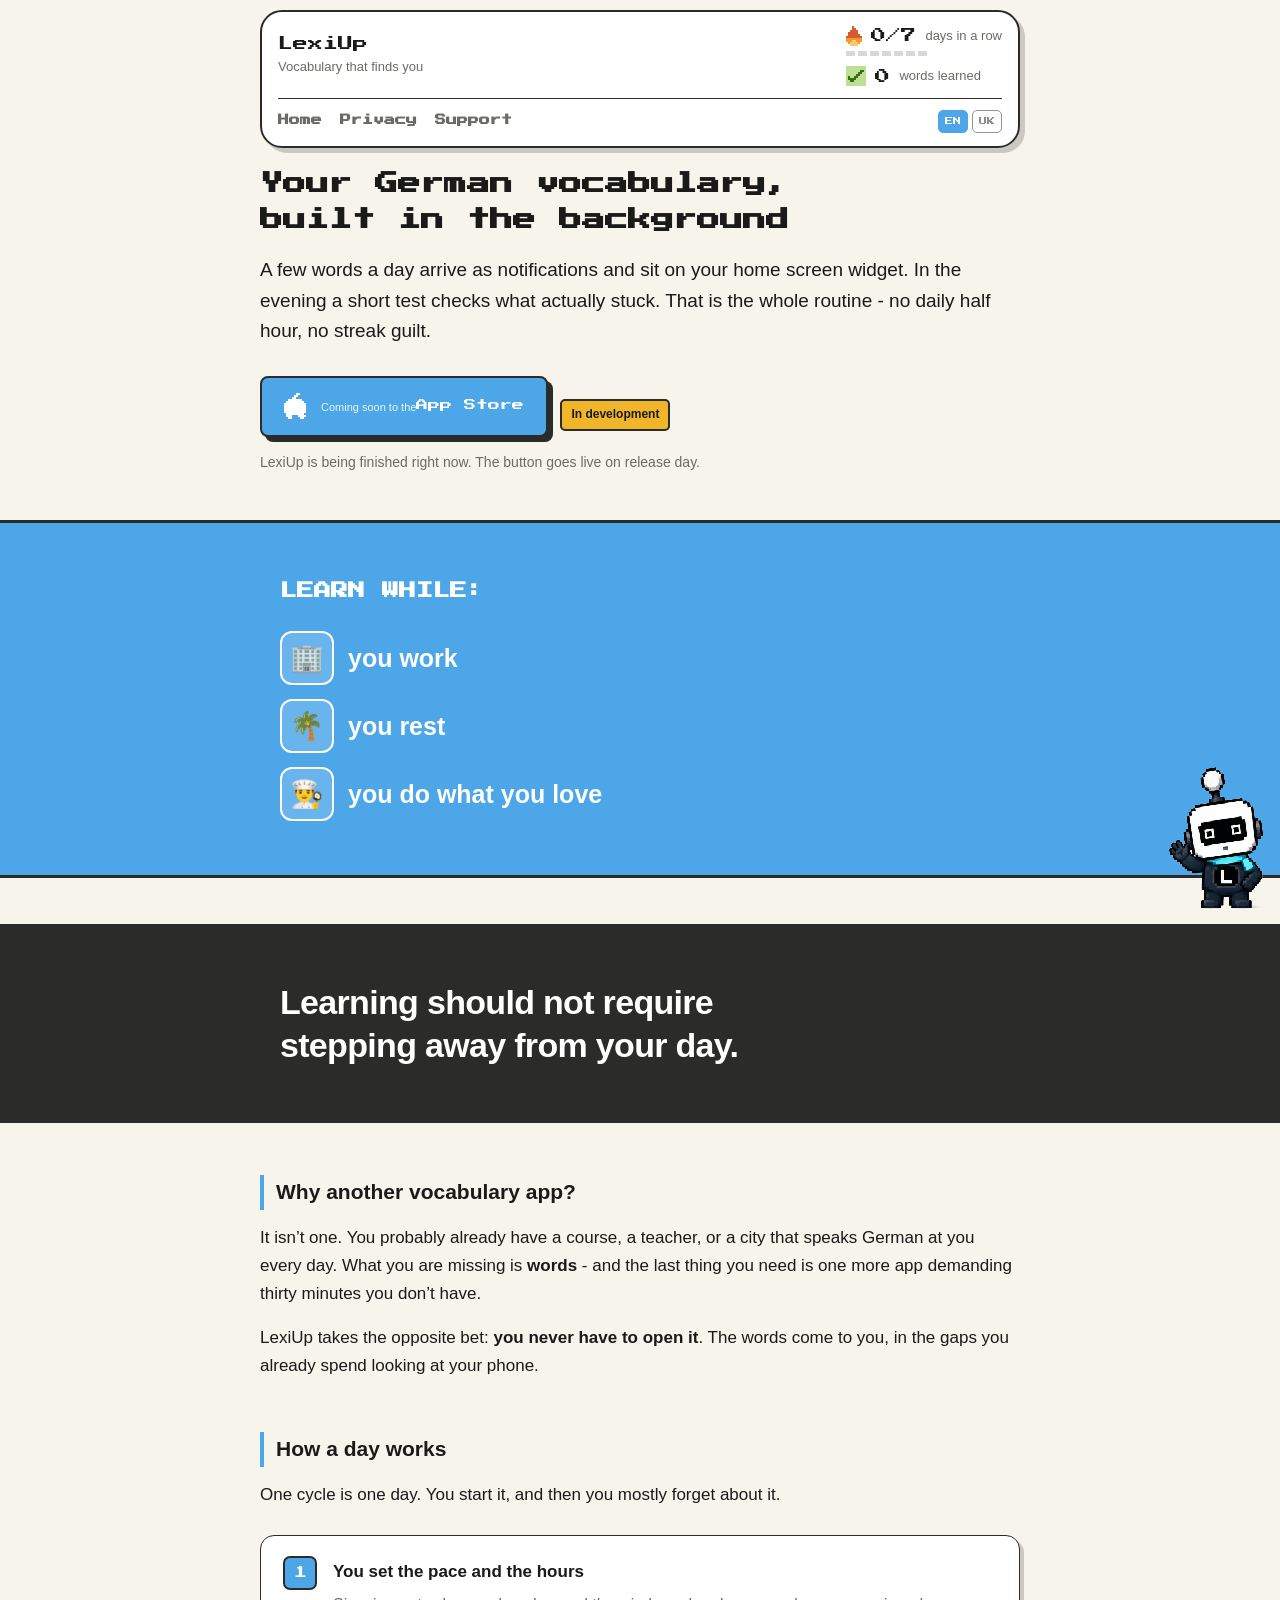
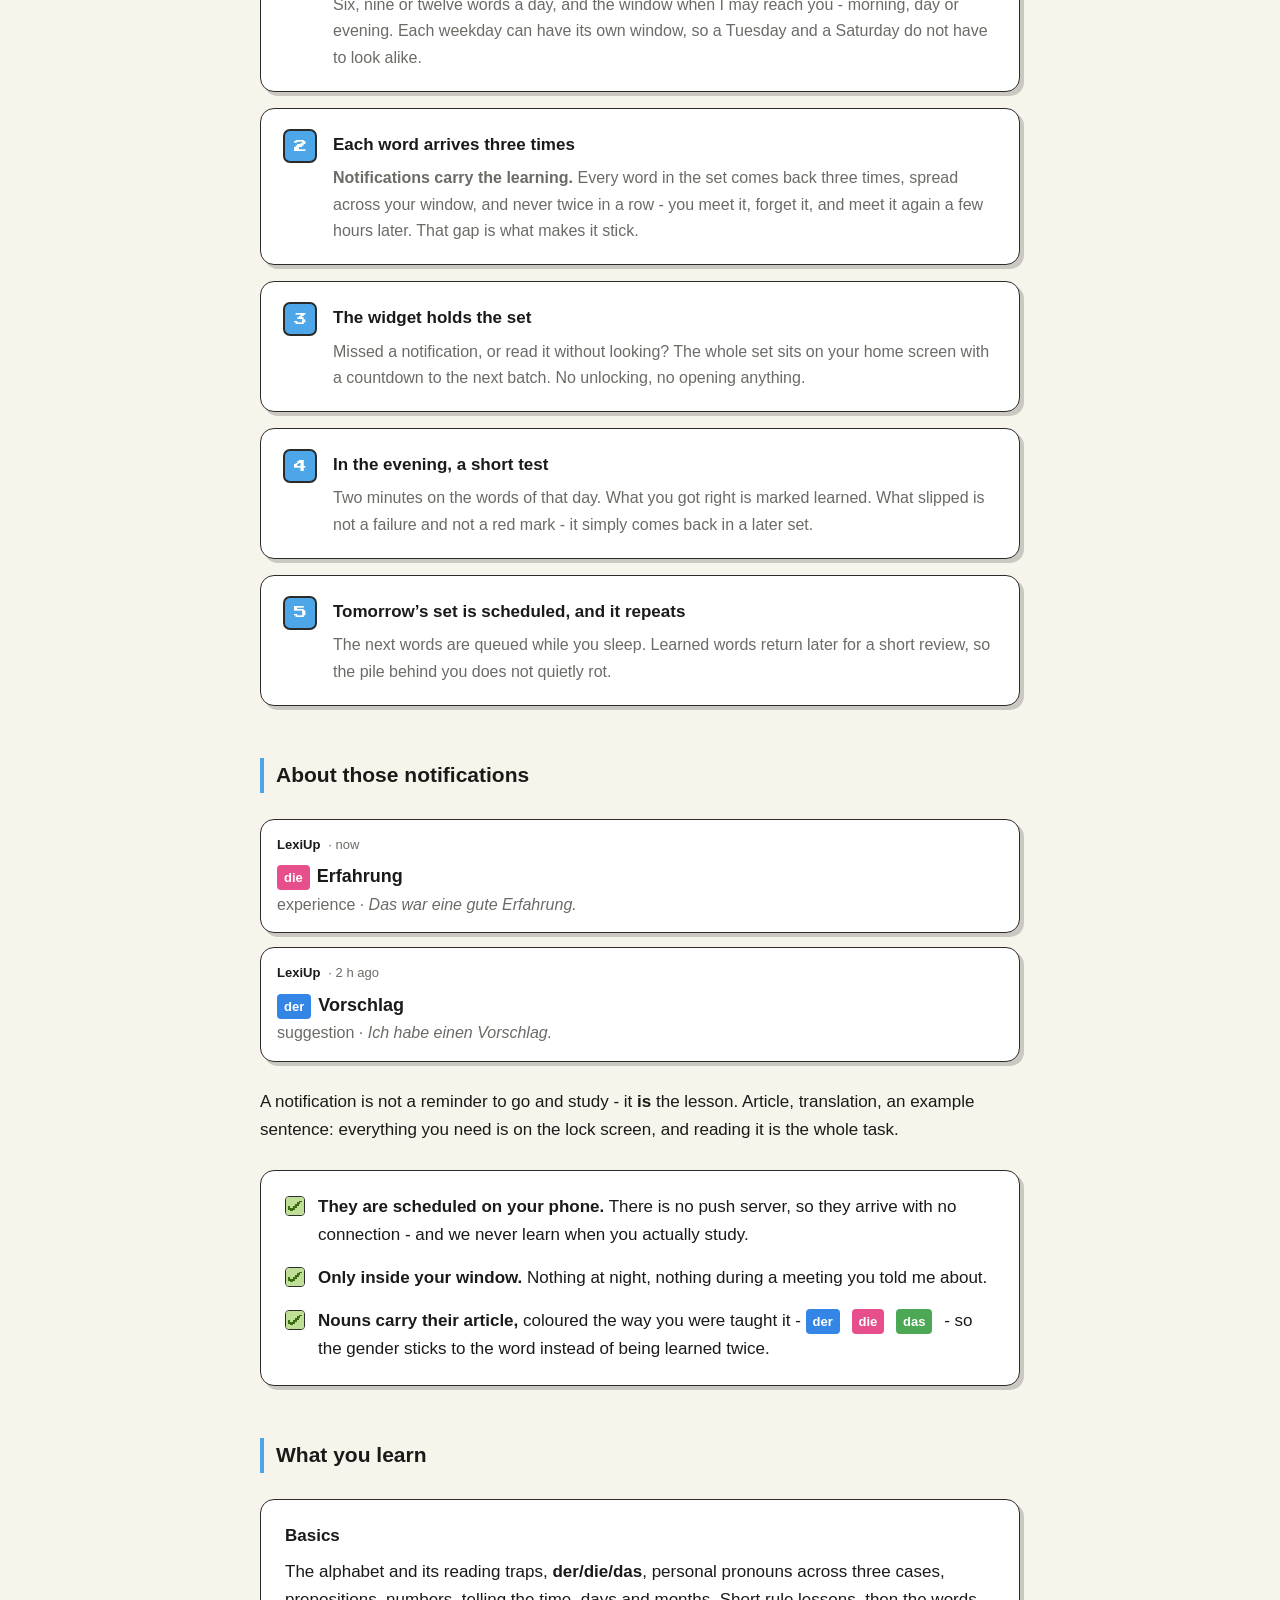
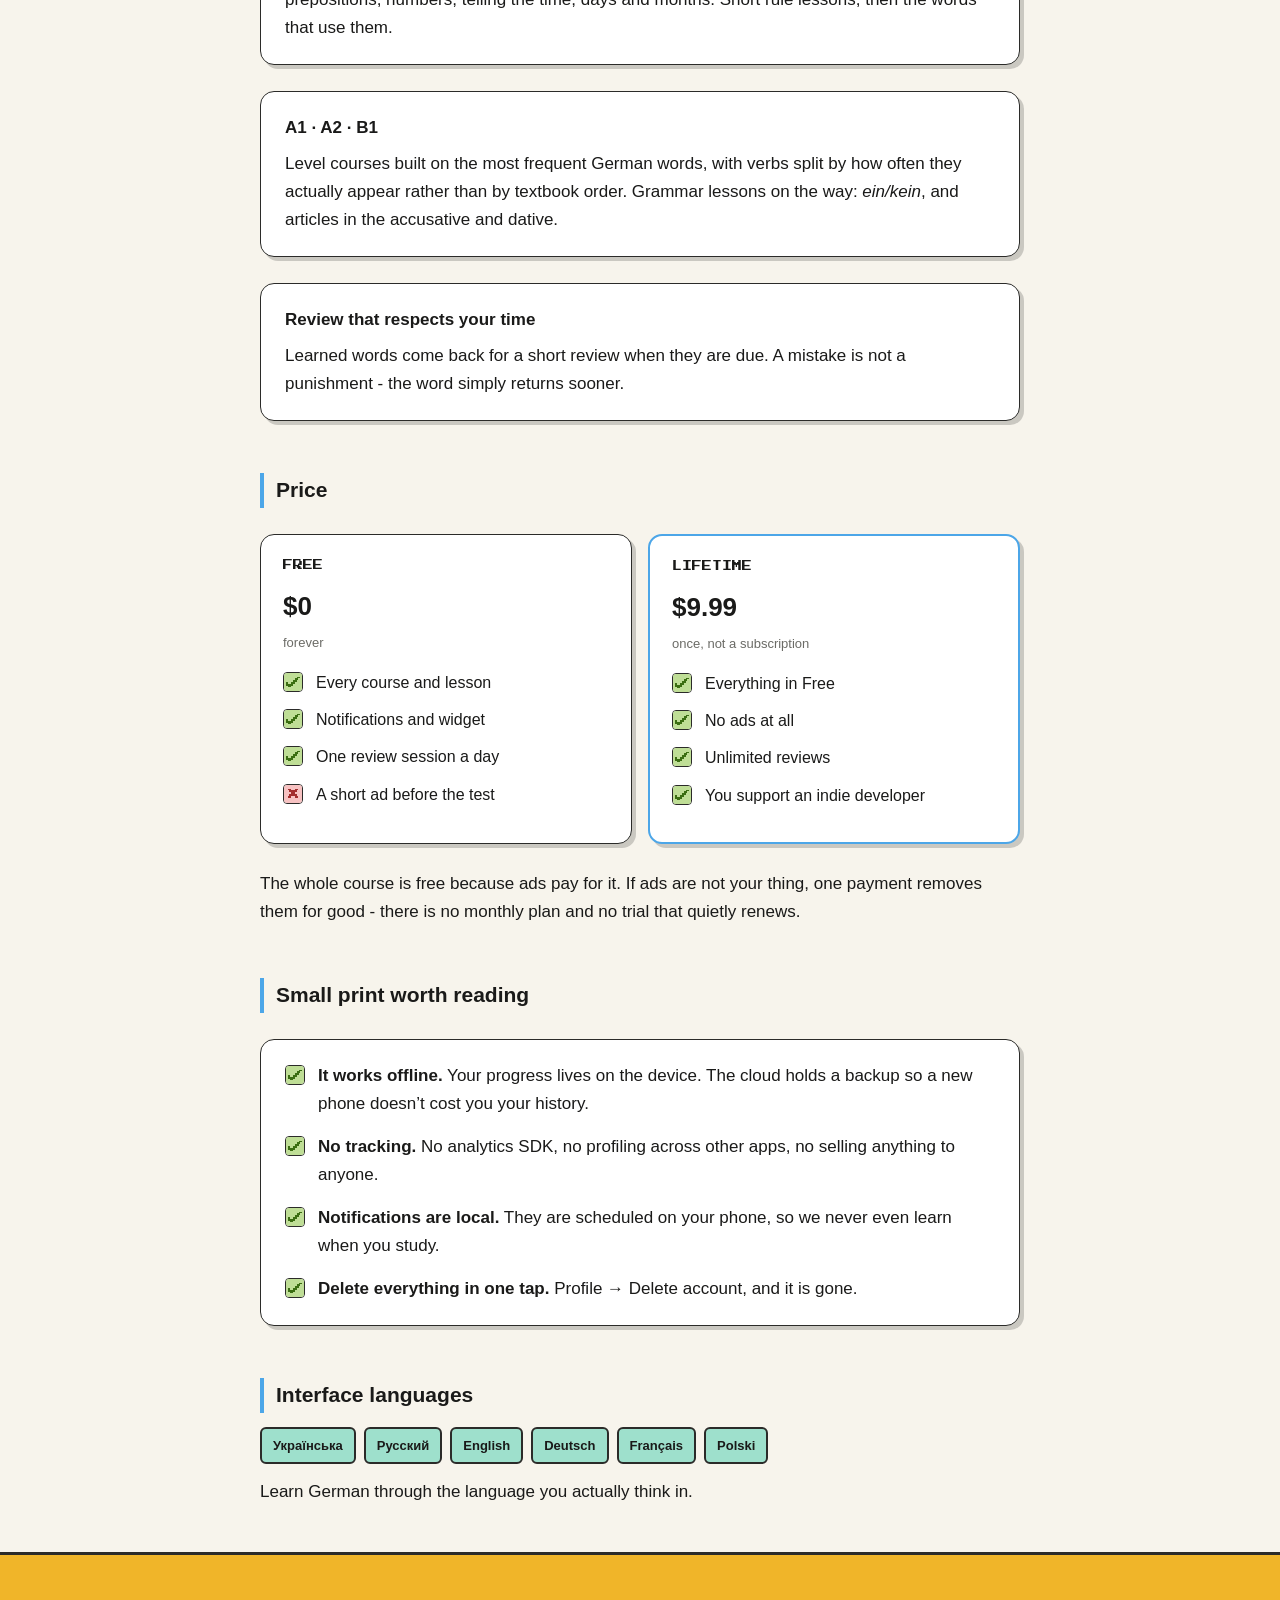
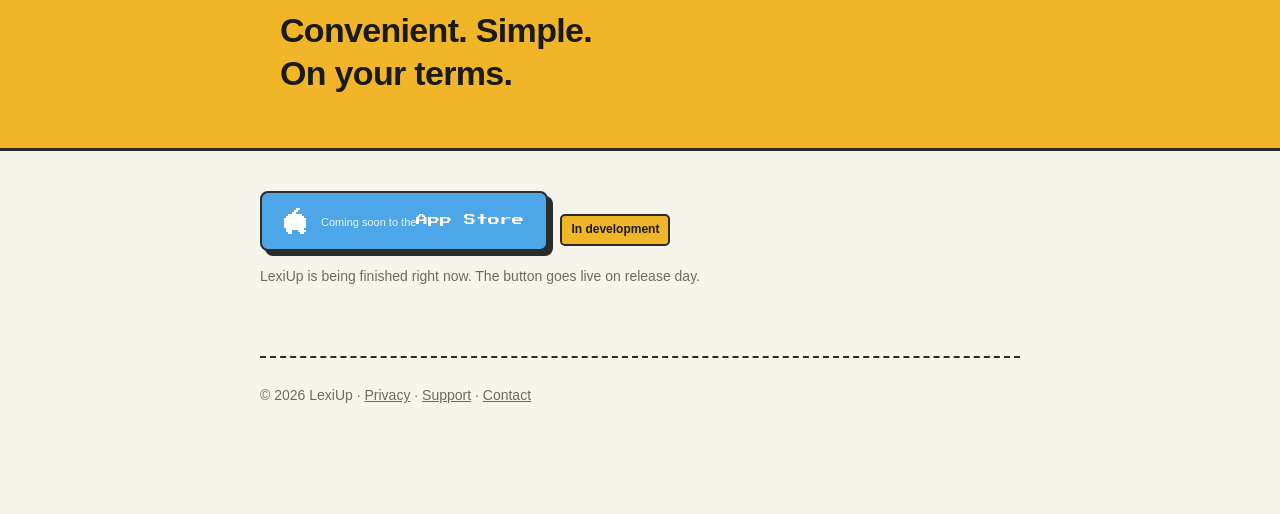
<file: classic.html>
<!DOCTYPE html>
<html lang="en">
<head>
<meta charset="utf-8">
<meta name="viewport" content="width=device-width, initial-scale=1">
<link rel="icon" type="image/png" href="/assets/LU_Avatar.png">
<link rel="apple-touch-icon" href="/assets/LU_Avatar.png">
<title>LexiUp - German vocabulary that finds you</title>
<meta name="robots" content="noindex">
<link rel="alternate" hreflang="en" href="https://lexiup.space/classic.html">
<link rel="alternate" hreflang="uk" href="https://lexiup.space/ua/classic.html">
<style>
@font-face {
    font-family: "PressStart2P";
    src: url("/assets/PressStart2P-Regular.ttf") format("truetype");
    font-display: swap;
}

:root {
    /* Straight from PixelKit.swift */
    --bg: #f7f4ec;
    --card: #ffffff;
    --outline: #2b2b29;
    --shadow: rgba(43, 43, 41, 0.22);
    --text: #1a1a19;
    --muted: #6b6b66;
    --accent: #4ca6e8;
    --mint: #9ee0cc;
    --success: #70bf45;
    --celebrate: #f0b529;
    --der: #3385e6;
    --die: #e64f8c;
    --das: #4ca854;
}

@media (prefers-color-scheme: dark) {
    :root {
        --bg: #171714;
        --card: #262624;
        --outline: #70706b;
        --shadow: rgba(112, 112, 107, 0.22);
        --text: #f2f0ea;
        --muted: #9a9a92;
    }
}

* { box-sizing: border-box; }

body {
    margin: 0;
    padding: 0 20px 72px;
    background: var(--bg);
    color: var(--text);
    font: 17px/1.65 -apple-system, BlinkMacSystemFont, "Segoe UI", Roboto, sans-serif;
    -webkit-text-size-adjust: 100%;
}

.wrap { max-width: 760px; margin: 0 auto; }

/* ---- header ---- */

.topbar {
    display: flex;
    align-items: center;
    gap: 16px;
    padding: 34px 0 22px;
    flex-wrap: wrap;
}

.topbar img {
    width: 56px;
    height: 56px;
    border-radius: 50%;
    border: 2px solid var(--outline);
    background: var(--card);
    box-shadow: 4px 4px 0 var(--shadow);
    image-rendering: pixelated;
}

.name {
    font-family: "PressStart2P", ui-monospace, monospace;
    font-size: 18px;
    line-height: 1.3;
}

.tag { color: var(--muted); font-size: 14px; margin-top: 6px; }

/* ---- app-style progress chips (a mock of the app header, sample numbers) ---- */

.stats { margin-left: auto; display: flex; gap: 10px; }

.stat {
    display: flex;
    align-items: center;
    gap: 7px;
    background: var(--card);
    border: 2px solid var(--outline);
    border-radius: 8px;
    padding: 8px 11px;
    box-shadow: 3px 3px 0 var(--shadow);
}

.stat .num {
    font-family: "PressStart2P", ui-monospace, monospace;
    font-size: 12px;
    line-height: 1;
}

.stat .cap { font-size: 10px; color: var(--muted); line-height: 1.2; }
.stat .glyph { width: 16px; height: 16px; }

.bar {
    display: flex;
    align-items: center;
    gap: 10px;
    flex-wrap: wrap;
    padding: 4px 0 14px;
    margin-bottom: 30px;
    border-bottom: 2px solid var(--outline);
}

.langswitch { margin-left: auto; display: flex; gap: 6px; }

.langswitch a {
    font-family: "PressStart2P", ui-monospace, monospace;
    font-size: 9px;
    text-decoration: none;
    color: var(--text);
    border: 2px solid var(--outline);
    border-radius: 5px;
    padding: 7px 8px;
    background: var(--card);
}

.langswitch a.on { background: var(--accent); color: #fff; }

nav { display: flex; gap: 10px; flex-wrap: wrap; }

nav a {
    font-size: 13px;
    font-weight: 600;
    text-decoration: none;
    color: var(--text);
    background: var(--card);
    border: 2px solid var(--outline);
    border-radius: 6px;
    padding: 8px 14px;
    box-shadow: 3px 3px 0 var(--shadow);
    transition: transform .08s ease-out, box-shadow .08s ease-out;
}

nav a:hover { transform: translate(1px, 1px); box-shadow: 2px 2px 0 var(--shadow); }
nav a.current { background: var(--accent); color: #fff; }

/* ---- type ---- */

h1 {
    font-family: "PressStart2P", ui-monospace, monospace;
    font-size: 23px;
    line-height: 1.55;
    margin: 0 0 18px;
}

h2 {
    font-size: 21px;
    margin: 52px 0 14px;
    padding-left: 12px;
    border-left: 4px solid var(--accent);
}

h3 { font-size: 17px; margin: 26px 0 8px; }

.lede { font-size: 19px; line-height: 1.6; color: var(--text); margin-bottom: 26px; }

.updated {
    display: inline-block;
    font-family: "PressStart2P", ui-monospace, monospace;
    font-size: 9px;
    color: var(--muted);
    border: 2px solid var(--outline);
    border-radius: 5px;
    padding: 6px 9px;
    margin-bottom: 30px;
}

p { margin: 0 0 16px; }
ul { margin: 0 0 16px; padding-left: 22px; }
li { margin-bottom: 9px; }
a { color: var(--accent); }

/* ---- App Store button ---- */

.getwrap { margin: 30px 0 8px; }

.get {
    display: inline-flex;
    align-items: center;
    gap: 13px;
    text-decoration: none;
    background: var(--accent);
    color: #fff;
    border: 2px solid var(--outline);
    border-radius: 8px;
    padding: 14px 22px;
    box-shadow: 5px 5px 0 var(--outline);
    transition: transform .08s ease-out, box-shadow .08s ease-out;
}

.get:hover { transform: translate(2px, 2px); box-shadow: 3px 3px 0 var(--outline); }
.get .apple { display: block; }
.get .small { font-size: 11px; opacity: .9; line-height: 1.2; }
.get .big { font-family: "PressStart2P", ui-monospace, monospace; font-size: 12px; margin-top: 5px; }

.soon {
    display: inline-block;
    font-size: 12px;
    font-weight: 600;
    color: var(--text);
    background: var(--celebrate);
    border: 2px solid var(--outline);
    border-radius: 5px;
    padding: 4px 9px;
    margin-left: 12px;
    vertical-align: middle;
}

.getnote { color: var(--muted); font-size: 14px; margin-top: 14px; }

/* ---- sticker card ---- */

.card {
    background: var(--card);
    border: 1.5px solid var(--outline);
    border-radius: 14px;
    padding: 22px 24px;
    margin: 26px 0;
    box-shadow: 4px 4px 0 var(--shadow);
}

.card p:last-child, .card ul:last-child, .card .feature:last-child { margin-bottom: 0; }
.card h3:first-child { margin-top: 0; }

/* ---- numbered steps ---- */

.steps { display: grid; gap: 16px; margin: 26px 0; }

.step {
    display: flex;
    gap: 16px;
    align-items: flex-start;
    background: var(--card);
    border: 1.5px solid var(--outline);
    border-radius: 14px;
    padding: 20px 22px;
    box-shadow: 4px 4px 0 var(--shadow);
}

.step .n {
    flex: none;
    width: 34px;
    height: 34px;
    display: grid;
    place-items: center;
    font-family: "PressStart2P", ui-monospace, monospace;
    font-size: 13px;
    color: #fff;
    background: var(--accent);
    border: 2px solid var(--outline);
    border-radius: 7px;
}

.step h3 { margin: 2px 0 6px; font-size: 17px; }
.step p { margin: 0; color: var(--muted); font-size: 16px; }

/* ---- phone mock: a push and the widget ---- */

.mock { display: grid; gap: 14px; margin: 26px 0; }

.push {
    background: var(--card);
    border: 1.5px solid var(--outline);
    border-radius: 14px;
    padding: 14px 16px;
    box-shadow: 4px 4px 0 var(--shadow);
}

.push .head {
    display: flex;
    align-items: center;
    gap: 8px;
    font-size: 13px;
    color: var(--muted);
    margin-bottom: 7px;
}

.push .head b { color: var(--text); font-size: 13px; }
.push .word { font-size: 18px; font-weight: 700; }
.push .tr { color: var(--muted); font-size: 16px; }

.chip {
    display: inline-block;
    font-size: 13px;
    font-weight: 700;
    color: #fff;
    border-radius: 4px;
    padding: 2px 7px;
    margin-right: 7px;
}

.chip.der { background: var(--der); }
.chip.die { background: var(--die); }
.chip.das { background: var(--das); }

/* ---- feature ticks ---- */

.feature { display: flex; gap: 13px; align-items: flex-start; margin-bottom: 15px; }
.feature:last-child { margin-bottom: 0; }

/* The app's own glyphs - PixelGlyph.check and .cross - rather than a shape
   faked with pseudo-elements, which distorted at smaller sizes. */
.gtick {
    flex: none;
    display: block;
    margin-top: 3px;
    border: 1.5px solid var(--outline);
    border-radius: 4px;
}

/* ---- pricing ---- */

.plans { display: grid; grid-template-columns: 1fr 1fr; gap: 16px; margin: 26px 0; }

.plan {
    background: var(--card);
    border: 1.5px solid var(--outline);
    border-radius: 14px;
    padding: 22px;
    box-shadow: 4px 4px 0 var(--shadow);
}

.plan.best { border: 2.5px solid var(--accent); }

.plan .ptitle {
    font-family: "PressStart2P", ui-monospace, monospace;
    font-size: 10px;
    margin-bottom: 12px;
}

.plan .price { font-size: 26px; font-weight: 800; margin-bottom: 4px; }
.plan .per { color: var(--muted); font-size: 13px; margin-bottom: 16px; }
.plan .feature { font-size: 16px; margin-bottom: 11px; }
.plan .gtick { margin-top: 2px; }

/* ---- languages ---- */

.langs { display: flex; flex-wrap: wrap; gap: 8px; }

.lang {
    font-size: 13px;
    font-weight: 600;
    border: 2px solid var(--outline);
    border-radius: 6px;
    padding: 6px 11px;
    background: var(--mint);
    color: #1a1a19;
}

/* ---- full-bleed narrative band ---- */

.band {
    margin: 46px calc(50% - 50vw) 40px;
    padding: 54px calc(50vw - 50% + 20px);
    background: var(--accent);
    color: #fff;
    border-top: 3px solid var(--outline);
    border-bottom: 3px solid var(--outline);
}

.band.dark { background: var(--outline); }
.band.sun { background: var(--celebrate); color: #1a1a19; }

.band h2 {
    font-family: "PressStart2P", ui-monospace, monospace;
    font-size: 17px;
    line-height: 1.7;
    border: 0;
    padding: 0;
    margin: 0 0 26px;
    color: inherit;
}

.band .big {
    font-size: 34px;
    font-weight: 800;
    line-height: 1.25;
    letter-spacing: -0.02em;
    margin: 0;
}

.whens { display: grid; gap: 14px; margin-top: 26px; }

.when {
    display: flex;
    align-items: center;
    gap: 14px;
    font-size: 25px;
    font-weight: 700;
    line-height: 1.2;
}

.when .ic {
    flex: none;
    width: 54px;
    height: 54px;
    display: grid;
    place-items: center;
    font-size: 27px;
    background: rgba(255,255,255,.16);
    border: 2px solid currentColor;
    border-radius: 12px;
}

.band.sun .when .ic { background: rgba(0,0,0,.08); }

@media (max-width: 560px) {
    .band { padding: 38px calc(50vw - 50% + 20px); margin-top: 34px; }
    .band h2 { font-size: 13px; line-height: 1.8; }
    .band .big { font-size: 25px; }
    .when { font-size: 19px; gap: 11px; }
    .when .ic { width: 44px; height: 44px; font-size: 22px; }
}

/* ---- callout ---- */

.note {
    border-left: 4px solid var(--celebrate);
    background: var(--card);
    border-radius: 0 10px 10px 0;
    padding: 16px 18px;
    margin: 24px 0;
}

.note p:last-child { margin-bottom: 0; }

/* ---- footer ---- */

footer {
    margin-top: 68px;
    padding-top: 26px;
    border-top: 2px dashed var(--outline);
    color: var(--muted);
    font-size: 14px;
}

footer a { color: var(--muted); }

/* LU stands in the footer's corner - part of the page, not fixed to the
   window, where he floated over the conversation while scrolling. The slow
   sway is the only motion on the page. */
footer { position: relative; padding-right: 150px; padding-bottom: 34px; }

/* LU keeps the bottom-right corner of the window and floats above the
   thread. The squash, the dash and the landing are played from script -
   see the page's poke handler - so nothing here can outweigh them. */
.footsig {
    position: fixed;
    right: -26px;
    bottom: -24px;
    width: 168px;
    z-index: 5;
    cursor: pointer;
    -webkit-tap-highlight-color: transparent;
    transition: transform .44s cubic-bezier(.45, 0, .55, 1);
}

.footsig img {
    display: block;
    width: 100%;
    image-rendering: pixelated;
    transform-origin: bottom center;
    animation: lu-sway 4.5s ease-in-out infinite;
}

/* Two poses, one per side. Both ship in the markup so the swap has nothing
   to load at the moment he lands. */
.footsig .lu-l { display: none; }
.footsig.left .lu-r { display: none; }
.footsig.left .lu-l { display: block; }

/* The other post. Two only, so it reads as a dash across rather than
   random hopping. */
.footsig.left { left: -26px; right: auto; }

/* Out through the side edge and in from the opposite one: leaving right and
   arriving from the right are the same offset. */
.footsig.escaping, .footsig.entering { transform: translateX(190%); }
.footsig.left.escaping, .footsig.left.entering { transform: translateX(-190%); }
.footsig.no-anim { transition: none; }

@keyframes lu-sway {
    0%, 100% { transform: rotate(-3.5deg); }
    50%      { transform: rotate(3.5deg); }
}

.lusay {
    position: fixed;
    z-index: 6;
    right: 118px;
    bottom: 92px;
    max-width: 210px;
    background: var(--card);
    border: 2px solid var(--outline);
    border-radius: 14px 14px 4px 14px;
    box-shadow: 4px 4px 0 var(--shadow);
    padding: 10px 13px;
    font-size: 14px;
    font-weight: 600;
    line-height: 1.4;
    opacity: 0;
    transform: translateY(6px);
    transition: opacity .18s ease-out, transform .18s ease-out;
    pointer-events: none;
    z-index: 2;
}

.lusay.on { opacity: 1; transform: none; }

.lusay.left {
    left: 104px;
    right: auto;
    bottom: 104px;
    border-radius: 14px 14px 14px 4px;
}

@media (max-width: 560px) {
    .lusay { right: 104px; bottom: 80px; max-width: 175px; font-size: 13px; }
    .lusay.left { left: 74px; bottom: 92px; }
}

@keyframes lu-sway {
    0%, 100% { transform: rotate(-3.5deg); }
    50%      { transform: rotate(3.5deg); }
}

@media (prefers-reduced-motion: reduce) {
    .footsig img { animation: none; }
    .footsig { transition: none; }
}

@media (max-width: 560px) {
    footer { padding-right: 20px; }

    /* No negative offset here: the phone's bottom edge cut his legs off.
       He stands fully visible, just smaller. */
    .footsig { width: 118px; right: -14px; bottom: 10px; }
}

code {
    font-family: ui-monospace, SFMono-Regular, Menlo, monospace;
    font-size: 15px;
    background: var(--card);
    border: 1px solid var(--outline);
    border-radius: 5px;
    padding: 1px 6px;
}

@media (max-width: 560px) {
    .name { font-size: 15px; }
    h1 { font-size: 17px; line-height: 1.6; }
    h2 { font-size: 19px; }
    .lede { font-size: 17px; }
    .plans { grid-template-columns: 1fr; }
    .topbar img { width: 48px; height: 48px; }
    .topbar { padding: 26px 0 16px; }
    nav a { font-size: 12px; padding: 7px 11px; }
    .langswitch a { padding: 6px 7px; }
}

/* ---- the app's header card ---- */

/* Fixed, not sticky: out of the document flow, so shrinking it cannot
   change the page height and cannot move the scroll position. That is the
   whole reason the collapse is safe now. */
.stickyhead {
    position: fixed;
    top: 0;
    left: 0;
    right: 0;
    z-index: 100;
    background: var(--bg);
    padding: 10px 20px 0;
}

.stickyhead > .appcard { max-width: 760px; margin: 0 auto; }

/* Space is reserved once, for the EXPANDED height, and never changes. The
   collapsed header simply leaves a band of page background behind it, which
   is invisible because it is the same colour. */
/* display:none cannot be animated, so everything that disappears collapses
   through max-height and opacity instead. The header is fixed, so none of
   this moves the page. */
.appcard { transition: padding .22s ease; }

.appcard .bar,
.who-goal,
.srow .cap,
.segs {
    overflow: hidden;
    transition: max-height .24s ease, max-width .24s ease, opacity .18s ease,
                margin .24s ease, padding .24s ease, border-width .24s ease;
}

.appcard .bar { max-height: 70px; opacity: 1; }
.who-goal { max-height: 30px; opacity: 1; }
.srow .cap { max-height: 24px; max-width: 220px; opacity: 1; }
.segs { max-height: 16px; opacity: 1; }

#head.collapsed .appcard { padding-top: 10px; padding-bottom: 10px; }
#head.collapsed .bar { max-height: 0; opacity: 0; margin-top: 0; padding-top: 0; border-top-width: 0; }
#head.collapsed .who-goal { max-height: 0; opacity: 0; margin-top: 0; }
/* The app passes caption: nil in compact - the label does not exist, so it
   takes no width either. Collapsing only the height left the row stretched
   with a gap on the right. */
#head.collapsed .srow .cap { max-height: 0; max-width: 0; opacity: 0; margin: 0; }
#head.collapsed .segs { max-height: 0; opacity: 0; margin-top: 0; }

/* The two stats sit side by side once their captions are gone, otherwise
   the card stays as tall as it was and the collapse buys nothing. */
.appstats { transition: gap .24s ease; }
#head.collapsed .appstats { flex-direction: row; align-items: center; gap: 12px; }
#head.collapsed .srow { gap: 7px; }
#head.collapsed .who-name { font-size: 13px; }
#head.collapsed .appcard { padding-top: 9px; padding-bottom: 9px; }
#head.collapsed .cardtop { gap: 12px; }

/* The nav is the header's bottom section, the way the cheat sheets are in
   the app: a divider, then one flat row - not a second deck of buttons. */
.appcard .bar {
    margin: 11px 0 0;
    padding: 11px 0 0;
    border-top: 1.5px solid var(--outline);
    border-bottom: 0;
    display: flex;
    align-items: center;
    gap: 16px;
}

.appcard nav { gap: 18px; }

.appcard nav a {
    background: none;
    border: 0;
    box-shadow: none;
    padding: 0;
    font-family: "PressStart2P", ui-monospace, monospace;
    font-size: 11px;
    color: var(--muted);
}

.appcard nav a:hover { transform: none; box-shadow: none; color: var(--text); }
.appcard nav a.current { background: none; color: var(--accent); }

.appcard .langswitch { gap: 4px; }

.appcard .langswitch a {
    background: none;
    border: 1.5px solid var(--outline);
    opacity: .5;
    padding: 4px 6px;
    font-size: 8px;
}

.appcard .langswitch a.on { background: var(--accent); border-color: var(--accent); color: #fff; opacity: 1; }


.appcard {
    display: flex;
    flex-direction: column;
    gap: 0;
    background: var(--card);
    border: 2px solid var(--outline);
    border-radius: 22px;
    padding: 13px 16px;
    box-shadow: 5px 5px 0 var(--shadow);
}

.cardtop { display: flex; align-items: center; gap: 14px; }

.appcard .ava {
    flex: none;
    width: 54px;
    height: 54px;
    border-radius: 50%;
    border: 2px solid var(--outline);
    background: var(--bg);
    image-rendering: pixelated;
    transition: width .18s ease-out, height .18s ease-out;
}

.who-name {
    font-family: "PressStart2P", ui-monospace, monospace;
    font-size: 15px;
    line-height: 1.3;
}
.who-goal { font-size: 13px; color: var(--muted); margin-top: 3px; }

.appstats { margin-left: auto; display: flex; flex-direction: column; gap: 9px; }

.srow { display: flex; align-items: center; gap: 9px; }
.srow .g { flex: none; display: block; }
.srow .num { font-family: "PressStart2P", ui-monospace, monospace; font-size: 15px; line-height: 1; }
.srow .cap { font-size: 13px; color: var(--muted); white-space: nowrap; }

/* segmented progress bar, same idea as PixelProgressBar */
.segs { display: flex; gap: 3px; margin-top: 5px; }
.seg { width: 9px; height: 5px; background: var(--outline); opacity: .18; }
.seg.on { background: var(--celebrate); opacity: 1; }

@media (max-width: 560px) {
    .who-name { font-size: 12px; }
    .who-goal { font-size: 12px; }
    .srow .cap { font-size: 11px; }
    .srow .num { font-size: 13px; }
    /* gap must stay 0: the card is a column, and a flex gap survives even
       when the collapsed nav has zero height - that was the empty band
       under the row. */
    .appcard { gap: 0; padding: 12px; border-radius: 18px; }
    .appcard .ava { width: 44px; height: 44px; }
}

@media (max-width: 560px) {
    .appcard nav { gap: 12px; }
    .appcard nav a { font-size: 9px; }
    .appcard .bar { gap: 10px; }
}

@media (max-width: 400px) {
    .srow .cap { display: none; }
    .appcard nav a { font-size: 8px; }
}
</style>
</head>
<body>
<div class="wrap">

<svg width="0" height="0" style="position:absolute" aria-hidden="true"><symbol id="gcheck" viewBox="0 0 20 20"><rect x="0" y="0" width="20" height="2" fill="#BFDE96"/><rect x="0" y="2" width="20" height="2" fill="#BFDE96"/><rect x="0" y="4" width="14" height="2" fill="#BFDE96"/><rect x="14" y="4" width="4" height="2" fill="#3B6E12"/><rect x="18" y="4" width="2" height="2" fill="#BFDE96"/><rect x="0" y="6" width="12" height="2" fill="#BFDE96"/><rect x="12" y="6" width="4" height="2" fill="#3B6E12"/><rect x="16" y="6" width="4" height="2" fill="#BFDE96"/><rect x="0" y="8" width="10" height="2" fill="#BFDE96"/><rect x="10" y="8" width="4" height="2" fill="#3B6E12"/><rect x="14" y="8" width="6" height="2" fill="#BFDE96"/><rect x="0" y="10" width="2" height="2" fill="#BFDE96"/><rect x="2" y="10" width="2" height="2" fill="#3B6E12"/><rect x="4" y="10" width="4" height="2" fill="#BFDE96"/><rect x="8" y="10" width="4" height="2" fill="#3B6E12"/><rect x="12" y="10" width="8" height="2" fill="#BFDE96"/><rect x="0" y="12" width="2" height="2" fill="#BFDE96"/><rect x="2" y="12" width="8" height="2" fill="#3B6E12"/><rect x="10" y="12" width="10" height="2" fill="#BFDE96"/><rect x="0" y="14" width="4" height="2" fill="#BFDE96"/><rect x="4" y="14" width="4" height="2" fill="#3B6E12"/><rect x="8" y="14" width="12" height="2" fill="#BFDE96"/><rect x="0" y="16" width="20" height="2" fill="#BFDE96"/><rect x="0" y="18" width="20" height="2" fill="#BFDE96"/></symbol><symbol id="gcross" viewBox="0 0 20 20"><rect x="0" y="0" width="20" height="2" fill="#F7C2C2"/><rect x="0" y="2" width="20" height="2" fill="#F7C2C2"/><rect x="0" y="4" width="4" height="2" fill="#F7C2C2"/><rect x="4" y="4" width="4" height="2" fill="#A32E2E"/><rect x="8" y="4" width="4" height="2" fill="#F7C2C2"/><rect x="12" y="4" width="4" height="2" fill="#A32E2E"/><rect x="16" y="4" width="4" height="2" fill="#F7C2C2"/><rect x="0" y="6" width="6" height="2" fill="#F7C2C2"/><rect x="6" y="6" width="8" height="2" fill="#A32E2E"/><rect x="14" y="6" width="6" height="2" fill="#F7C2C2"/><rect x="0" y="8" width="8" height="2" fill="#F7C2C2"/><rect x="8" y="8" width="4" height="2" fill="#A32E2E"/><rect x="12" y="8" width="8" height="2" fill="#F7C2C2"/><rect x="0" y="10" width="6" height="2" fill="#F7C2C2"/><rect x="6" y="10" width="8" height="2" fill="#A32E2E"/><rect x="14" y="10" width="6" height="2" fill="#F7C2C2"/><rect x="0" y="12" width="4" height="2" fill="#F7C2C2"/><rect x="4" y="12" width="4" height="2" fill="#A32E2E"/><rect x="8" y="12" width="4" height="2" fill="#F7C2C2"/><rect x="12" y="12" width="4" height="2" fill="#A32E2E"/><rect x="16" y="12" width="4" height="2" fill="#F7C2C2"/><rect x="0" y="14" width="20" height="2" fill="#F7C2C2"/><rect x="0" y="16" width="20" height="2" fill="#F7C2C2"/><rect x="0" y="18" width="20" height="2" fill="#F7C2C2"/></symbol></svg>
<div class="stickyhead" id="head">
    <div class="appcard">
      <div class="cardtop">
        <div>
            <div class="who-name">LexiUp</div>
            <div class="who-goal">Vocabulary that finds you</div>
        </div>
        <div class="appstats">
            <div>
                <div class="srow">
                    <svg class="g" viewBox="0 0 16 20" width="16" height="20" shape-rendering="crispEdges" aria-hidden="true"><rect x="6" y="0" width="2" height="2" fill="#D95930"/><rect x="6" y="2" width="4" height="2" fill="#D95930"/><rect x="4" y="4" width="8" height="2" fill="#D95930"/><rect x="2" y="6" width="10" height="2" fill="#D95930"/><rect x="2" y="8" width="12" height="2" fill="#D95930"/><rect x="0" y="10" width="16" height="2" fill="#D95930"/><rect x="0" y="12" width="16" height="2" fill="#F09E26"/><rect x="0" y="14" width="6" height="2" fill="#F09E26"/><rect x="6" y="14" width="4" height="2" fill="#FAC775"/><rect x="10" y="14" width="6" height="2" fill="#F09E26"/><rect x="2" y="16" width="2" height="2" fill="#F09E26"/><rect x="4" y="16" width="8" height="2" fill="#FAC775"/><rect x="12" y="16" width="2" height="2" fill="#F09E26"/><rect x="4" y="18" width="8" height="2" fill="#FAC775"/></svg>
                    <span class="num" id="streak">0/7</span>
                    <span class="cap">days in a row</span>
                </div>
                <div class="segs" id="segs"><span class="seg" data-i="0"></span><span class="seg" data-i="1"></span><span class="seg" data-i="2"></span><span class="seg" data-i="3"></span><span class="seg" data-i="4"></span><span class="seg" data-i="5"></span><span class="seg" data-i="6"></span></div>
            </div>
            <div class="srow">
                <svg class="g" viewBox="0 0 20 20" width="20" height="20" shape-rendering="crispEdges" aria-hidden="true"><rect x="0" y="0" width="20" height="2" fill="#BFDE96"/><rect x="0" y="2" width="20" height="2" fill="#BFDE96"/><rect x="0" y="4" width="14" height="2" fill="#BFDE96"/><rect x="14" y="4" width="4" height="2" fill="#3B6E12"/><rect x="18" y="4" width="2" height="2" fill="#BFDE96"/><rect x="0" y="6" width="12" height="2" fill="#BFDE96"/><rect x="12" y="6" width="4" height="2" fill="#3B6E12"/><rect x="16" y="6" width="4" height="2" fill="#BFDE96"/><rect x="0" y="8" width="10" height="2" fill="#BFDE96"/><rect x="10" y="8" width="4" height="2" fill="#3B6E12"/><rect x="14" y="8" width="6" height="2" fill="#BFDE96"/><rect x="0" y="10" width="2" height="2" fill="#BFDE96"/><rect x="2" y="10" width="2" height="2" fill="#3B6E12"/><rect x="4" y="10" width="4" height="2" fill="#BFDE96"/><rect x="8" y="10" width="4" height="2" fill="#3B6E12"/><rect x="12" y="10" width="8" height="2" fill="#BFDE96"/><rect x="0" y="12" width="2" height="2" fill="#BFDE96"/><rect x="2" y="12" width="8" height="2" fill="#3B6E12"/><rect x="10" y="12" width="10" height="2" fill="#BFDE96"/><rect x="0" y="14" width="4" height="2" fill="#BFDE96"/><rect x="4" y="14" width="4" height="2" fill="#3B6E12"/><rect x="8" y="14" width="12" height="2" fill="#BFDE96"/><rect x="0" y="16" width="20" height="2" fill="#BFDE96"/><rect x="0" y="18" width="20" height="2" fill="#BFDE96"/></svg>
                <span class="num" id="learned">0</span>
                <span class="cap">words learned</span>
            </div>
        </div>
      </div>
      <div class="bar">
    <nav>
        <a href="/index.html">Home</a>
    <a href="/privacy.html">Privacy</a>
    <a href="/support.html">Support</a>
    </nav>
    <div class="langswitch"><a class="on" href="/classic.html">EN</a><a href="/ua/classic.html">UK</a></div>
</div>
    </div>
</div>


<h1>Your German vocabulary,<br>built in the background</h1>

<p class="lede">A few words a day arrive as notifications and sit on your home screen widget. In the evening a short test checks what actually stuck. That is the whole routine - no daily half hour, no streak guilt.</p>

<div class="getwrap">
    <a class="get" href="#" aria-disabled="true"><svg class="apple" viewBox="0 0 24 26" width="24" height="26" fill="#fff" shape-rendering="crispEdges" aria-hidden="true"><rect x="12" y="0" width="2" height="2"/><rect x="14" y="0" width="2" height="2"/><rect x="10" y="2" width="2" height="2"/><rect x="12" y="2" width="2" height="2"/><rect x="8" y="4" width="2" height="2"/><rect x="10" y="4" width="2" height="2"/><rect x="4" y="6" width="2" height="2"/><rect x="6" y="6" width="2" height="2"/><rect x="8" y="6" width="2" height="2"/><rect x="10" y="6" width="2" height="2"/><rect x="12" y="6" width="2" height="2"/><rect x="14" y="6" width="2" height="2"/><rect x="16" y="6" width="2" height="2"/><rect x="2" y="8" width="2" height="2"/><rect x="4" y="8" width="2" height="2"/><rect x="6" y="8" width="2" height="2"/><rect x="8" y="8" width="2" height="2"/><rect x="10" y="8" width="2" height="2"/><rect x="12" y="8" width="2" height="2"/><rect x="14" y="8" width="2" height="2"/><rect x="16" y="8" width="2" height="2"/><rect x="18" y="8" width="2" height="2"/><rect x="0" y="10" width="2" height="2"/><rect x="2" y="10" width="2" height="2"/><rect x="4" y="10" width="2" height="2"/><rect x="6" y="10" width="2" height="2"/><rect x="8" y="10" width="2" height="2"/><rect x="10" y="10" width="2" height="2"/><rect x="12" y="10" width="2" height="2"/><rect x="14" y="10" width="2" height="2"/><rect x="16" y="10" width="2" height="2"/><rect x="18" y="10" width="2" height="2"/><rect x="20" y="10" width="2" height="2"/><rect x="0" y="12" width="2" height="2"/><rect x="2" y="12" width="2" height="2"/><rect x="4" y="12" width="2" height="2"/><rect x="6" y="12" width="2" height="2"/><rect x="8" y="12" width="2" height="2"/><rect x="10" y="12" width="2" height="2"/><rect x="12" y="12" width="2" height="2"/><rect x="14" y="12" width="2" height="2"/><rect x="16" y="12" width="2" height="2"/><rect x="18" y="12" width="2" height="2"/><rect x="20" y="12" width="2" height="2"/><rect x="0" y="14" width="2" height="2"/><rect x="2" y="14" width="2" height="2"/><rect x="4" y="14" width="2" height="2"/><rect x="6" y="14" width="2" height="2"/><rect x="8" y="14" width="2" height="2"/><rect x="10" y="14" width="2" height="2"/><rect x="12" y="14" width="2" height="2"/><rect x="14" y="14" width="2" height="2"/><rect x="16" y="14" width="2" height="2"/><rect x="18" y="14" width="2" height="2"/><rect x="20" y="14" width="2" height="2"/><rect x="0" y="16" width="2" height="2"/><rect x="2" y="16" width="2" height="2"/><rect x="4" y="16" width="2" height="2"/><rect x="6" y="16" width="2" height="2"/><rect x="8" y="16" width="2" height="2"/><rect x="10" y="16" width="2" height="2"/><rect x="12" y="16" width="2" height="2"/><rect x="14" y="16" width="2" height="2"/><rect x="16" y="16" width="2" height="2"/><rect x="18" y="16" width="2" height="2"/><rect x="20" y="16" width="2" height="2"/><rect x="0" y="18" width="2" height="2"/><rect x="2" y="18" width="2" height="2"/><rect x="4" y="18" width="2" height="2"/><rect x="6" y="18" width="2" height="2"/><rect x="8" y="18" width="2" height="2"/><rect x="10" y="18" width="2" height="2"/><rect x="12" y="18" width="2" height="2"/><rect x="14" y="18" width="2" height="2"/><rect x="16" y="18" width="2" height="2"/><rect x="18" y="18" width="2" height="2"/><rect x="20" y="18" width="2" height="2"/><rect x="2" y="20" width="2" height="2"/><rect x="4" y="20" width="2" height="2"/><rect x="6" y="20" width="2" height="2"/><rect x="8" y="20" width="2" height="2"/><rect x="10" y="20" width="2" height="2"/><rect x="12" y="20" width="2" height="2"/><rect x="14" y="20" width="2" height="2"/><rect x="16" y="20" width="2" height="2"/><rect x="18" y="20" width="2" height="2"/><rect x="2" y="22" width="2" height="2"/><rect x="4" y="22" width="2" height="2"/><rect x="6" y="22" width="2" height="2"/><rect x="14" y="22" width="2" height="2"/><rect x="16" y="22" width="2" height="2"/><rect x="18" y="22" width="2" height="2"/><rect x="20" y="22" width="2" height="2"/><rect x="4" y="24" width="2" height="2"/><rect x="6" y="24" width="2" height="2"/><rect x="16" y="24" width="2" height="2"/><rect x="18" y="24" width="2" height="2"/></svg><span><span class="small">Coming soon to the</span><span class="big">App Store</span></span></a><span class="soon">In development</span>
    <p class="getnote">LexiUp is being finished right now. The button goes live on release day.</p>
</div>

<div class="band">
    <h2>LEARN WHILE:</h2>
    <div class="whens">
        <div class="when"><span class="ic">&#127970;</span>you work</div>
        <div class="when"><span class="ic">&#127796;</span>you rest</div>
        <div class="when"><span class="ic">&#128104;&#8205;&#127859;</span>you do what you love</div>
    </div>
</div>

<div class="band dark">
    <p class="big">Learning should not require<br>stepping away from your day.</p>
</div>

<h2>Why another vocabulary app?</h2>

<p>It isn&rsquo;t one. You probably already have a course, a teacher, or a city that speaks German at you every day. What you are missing is <strong>words</strong> - and the last thing you need is one more app demanding thirty minutes you don&rsquo;t have.</p>

<p>LexiUp takes the opposite bet: <strong>you never have to open it</strong>. The words come to you, in the gaps you already spend looking at your phone.</p>

<h2>How a day works</h2>

<p>One cycle is one day. You start it, and then you mostly forget about it.</p>

<div class="steps">
    <div class="step">
        <div class="n">1</div>
        <div>
            <h3>You set the pace and the hours</h3>
            <p>Six, nine or twelve words a day, and the window when I may reach you - morning, day or evening. Each weekday can have its own window, so a Tuesday and a Saturday do not have to look alike.</p>
        </div>
    </div>
    <div class="step">
        <div class="n">2</div>
        <div>
            <h3>Each word arrives three times</h3>
            <p><strong>Notifications carry the learning.</strong> Every word in the set comes back three times, spread across your window, and never twice in a row - you meet it, forget it, and meet it again a few hours later. That gap is what makes it stick.</p>
        </div>
    </div>
    <div class="step">
        <div class="n">3</div>
        <div>
            <h3>The widget holds the set</h3>
            <p>Missed a notification, or read it without looking? The whole set sits on your home screen with a countdown to the next batch. No unlocking, no opening anything.</p>
        </div>
    </div>
    <div class="step">
        <div class="n">4</div>
        <div>
            <h3>In the evening, a short test</h3>
            <p>Two minutes on the words of that day. What you got right is marked learned. What slipped is not a failure and not a red mark - it simply comes back in a later set.</p>
        </div>
    </div>
    <div class="step">
        <div class="n">5</div>
        <div>
            <h3>Tomorrow&rsquo;s set is scheduled, and it repeats</h3>
            <p>The next words are queued while you sleep. Learned words return later for a short review, so the pile behind you does not quietly rot.</p>
        </div>
    </div>
</div>

<h2>About those notifications</h2>

<div class="mock">
    <div class="push">
        <div class="head"><b>LexiUp</b><span>&middot; now</span></div>
        <div class="word"><span class="chip die">die</span>Erfahrung</div>
        <div class="tr">experience &middot; <em>Das war eine gute Erfahrung.</em></div>
    </div>
    <div class="push">
        <div class="head"><b>LexiUp</b><span>&middot; 2 h ago</span></div>
        <div class="word"><span class="chip der">der</span>Vorschlag</div>
        <div class="tr">suggestion &middot; <em>Ich habe einen Vorschlag.</em></div>
    </div>
</div>

<p>A notification is not a reminder to go and study - it <strong>is</strong> the lesson. Article, translation, an example sentence: everything you need is on the lock screen, and reading it is the whole task.</p>

<div class="card">
    <div class="feature"><svg class="gtick" width="20" height="20" shape-rendering="crispEdges" aria-hidden="true"><use href="#gcheck"/></svg><div><strong>They are scheduled on your phone.</strong> There is no push server, so they arrive with no connection - and we never learn when you actually study.</div></div>
    <div class="feature"><svg class="gtick" width="20" height="20" shape-rendering="crispEdges" aria-hidden="true"><use href="#gcheck"/></svg><div><strong>Only inside your window.</strong> Nothing at night, nothing during a meeting you told me about.</div></div>
    <div class="feature"><svg class="gtick" width="20" height="20" shape-rendering="crispEdges" aria-hidden="true"><use href="#gcheck"/></svg><div><strong>Nouns carry their article,</strong> coloured the way you were taught it - <span class="chip der">der</span> <span class="chip die">die</span> <span class="chip das">das</span> - so the gender sticks to the word instead of being learned twice.</div></div>
</div>

<h2>What you learn</h2>

<div class="card">
    <h3>Basics</h3>
    <p>The alphabet and its reading traps, <strong>der/die/das</strong>, personal pronouns across three cases, prepositions, numbers, telling the time, days and months. Short rule lessons, then the words that use them.</p>
</div>

<div class="card">
    <h3>A1 &middot; A2 &middot; B1</h3>
    <p>Level courses built on the most frequent German words, with verbs split by how often they actually appear rather than by textbook order. Grammar lessons on the way: <em>ein/kein</em>, and articles in the accusative and dative.</p>
</div>

<div class="card">
    <h3>Review that respects your time</h3>
    <p>Learned words come back for a short review when they are due. A mistake is not a punishment - the word simply returns sooner.</p>
</div>

<h2>Price</h2>

<div class="plans">
    <div class="plan">
        <div class="ptitle">FREE</div>
        <div class="price">$0</div>
        <div class="per">forever</div>
        <div class="feature"><svg class="gtick" width="20" height="20" shape-rendering="crispEdges" aria-hidden="true"><use href="#gcheck"/></svg><div>Every course and lesson</div></div>
        <div class="feature"><svg class="gtick" width="20" height="20" shape-rendering="crispEdges" aria-hidden="true"><use href="#gcheck"/></svg><div>Notifications and widget</div></div>
        <div class="feature"><svg class="gtick" width="20" height="20" shape-rendering="crispEdges" aria-hidden="true"><use href="#gcheck"/></svg><div>One review session a day</div></div>
        <div class="feature"><svg class="gtick" width="20" height="20" shape-rendering="crispEdges" aria-hidden="true"><use href="#gcross"/></svg><div>A short ad before the test</div></div>
    </div>
    <div class="plan best">
        <div class="ptitle">LIFETIME</div>
        <div class="price">$9.99</div>
        <div class="per">once, not a subscription</div>
        <div class="feature"><svg class="gtick" width="20" height="20" shape-rendering="crispEdges" aria-hidden="true"><use href="#gcheck"/></svg><div>Everything in Free</div></div>
        <div class="feature"><svg class="gtick" width="20" height="20" shape-rendering="crispEdges" aria-hidden="true"><use href="#gcheck"/></svg><div>No ads at all</div></div>
        <div class="feature"><svg class="gtick" width="20" height="20" shape-rendering="crispEdges" aria-hidden="true"><use href="#gcheck"/></svg><div>Unlimited reviews</div></div>
        <div class="feature"><svg class="gtick" width="20" height="20" shape-rendering="crispEdges" aria-hidden="true"><use href="#gcheck"/></svg><div>You support an indie developer</div></div>
    </div>
</div>

<p>The whole course is free because ads pay for it. If ads are not your thing, one payment removes them for good - there is no monthly plan and no trial that quietly renews.</p>

<h2>Small print worth reading</h2>

<div class="card">
    <div class="feature"><svg class="gtick" width="20" height="20" shape-rendering="crispEdges" aria-hidden="true"><use href="#gcheck"/></svg><div><strong>It works offline.</strong> Your progress lives on the device. The cloud holds a backup so a new phone doesn&rsquo;t cost you your history.</div></div>
    <div class="feature"><svg class="gtick" width="20" height="20" shape-rendering="crispEdges" aria-hidden="true"><use href="#gcheck"/></svg><div><strong>No tracking.</strong> No analytics SDK, no profiling across other apps, no selling anything to anyone.</div></div>
    <div class="feature"><svg class="gtick" width="20" height="20" shape-rendering="crispEdges" aria-hidden="true"><use href="#gcheck"/></svg><div><strong>Notifications are local.</strong> They are scheduled on your phone, so we never even learn when you study.</div></div>
    <div class="feature"><svg class="gtick" width="20" height="20" shape-rendering="crispEdges" aria-hidden="true"><use href="#gcheck"/></svg><div><strong>Delete everything in one tap.</strong> Profile &rarr; Delete account, and it is gone.</div></div>
</div>

<h2>Interface languages</h2>
<div class="langs">
    <span class="lang">Українська</span>
    <span class="lang">Русский</span>
    <span class="lang">English</span>
    <span class="lang">Deutsch</span>
    <span class="lang">Français</span>
    <span class="lang">Polski</span>
</div>
<p style="margin-top:14px">Learn German through the language you actually think in.</p>

<div class="band sun">
    <p class="big">Convenient. Simple.<br>On your terms.</p>
</div>

<div class="getwrap">
    <a class="get" href="#" aria-disabled="true"><svg class="apple" viewBox="0 0 24 26" width="24" height="26" fill="#fff" shape-rendering="crispEdges" aria-hidden="true"><rect x="12" y="0" width="2" height="2"/><rect x="14" y="0" width="2" height="2"/><rect x="10" y="2" width="2" height="2"/><rect x="12" y="2" width="2" height="2"/><rect x="8" y="4" width="2" height="2"/><rect x="10" y="4" width="2" height="2"/><rect x="4" y="6" width="2" height="2"/><rect x="6" y="6" width="2" height="2"/><rect x="8" y="6" width="2" height="2"/><rect x="10" y="6" width="2" height="2"/><rect x="12" y="6" width="2" height="2"/><rect x="14" y="6" width="2" height="2"/><rect x="16" y="6" width="2" height="2"/><rect x="2" y="8" width="2" height="2"/><rect x="4" y="8" width="2" height="2"/><rect x="6" y="8" width="2" height="2"/><rect x="8" y="8" width="2" height="2"/><rect x="10" y="8" width="2" height="2"/><rect x="12" y="8" width="2" height="2"/><rect x="14" y="8" width="2" height="2"/><rect x="16" y="8" width="2" height="2"/><rect x="18" y="8" width="2" height="2"/><rect x="0" y="10" width="2" height="2"/><rect x="2" y="10" width="2" height="2"/><rect x="4" y="10" width="2" height="2"/><rect x="6" y="10" width="2" height="2"/><rect x="8" y="10" width="2" height="2"/><rect x="10" y="10" width="2" height="2"/><rect x="12" y="10" width="2" height="2"/><rect x="14" y="10" width="2" height="2"/><rect x="16" y="10" width="2" height="2"/><rect x="18" y="10" width="2" height="2"/><rect x="20" y="10" width="2" height="2"/><rect x="0" y="12" width="2" height="2"/><rect x="2" y="12" width="2" height="2"/><rect x="4" y="12" width="2" height="2"/><rect x="6" y="12" width="2" height="2"/><rect x="8" y="12" width="2" height="2"/><rect x="10" y="12" width="2" height="2"/><rect x="12" y="12" width="2" height="2"/><rect x="14" y="12" width="2" height="2"/><rect x="16" y="12" width="2" height="2"/><rect x="18" y="12" width="2" height="2"/><rect x="20" y="12" width="2" height="2"/><rect x="0" y="14" width="2" height="2"/><rect x="2" y="14" width="2" height="2"/><rect x="4" y="14" width="2" height="2"/><rect x="6" y="14" width="2" height="2"/><rect x="8" y="14" width="2" height="2"/><rect x="10" y="14" width="2" height="2"/><rect x="12" y="14" width="2" height="2"/><rect x="14" y="14" width="2" height="2"/><rect x="16" y="14" width="2" height="2"/><rect x="18" y="14" width="2" height="2"/><rect x="20" y="14" width="2" height="2"/><rect x="0" y="16" width="2" height="2"/><rect x="2" y="16" width="2" height="2"/><rect x="4" y="16" width="2" height="2"/><rect x="6" y="16" width="2" height="2"/><rect x="8" y="16" width="2" height="2"/><rect x="10" y="16" width="2" height="2"/><rect x="12" y="16" width="2" height="2"/><rect x="14" y="16" width="2" height="2"/><rect x="16" y="16" width="2" height="2"/><rect x="18" y="16" width="2" height="2"/><rect x="20" y="16" width="2" height="2"/><rect x="0" y="18" width="2" height="2"/><rect x="2" y="18" width="2" height="2"/><rect x="4" y="18" width="2" height="2"/><rect x="6" y="18" width="2" height="2"/><rect x="8" y="18" width="2" height="2"/><rect x="10" y="18" width="2" height="2"/><rect x="12" y="18" width="2" height="2"/><rect x="14" y="18" width="2" height="2"/><rect x="16" y="18" width="2" height="2"/><rect x="18" y="18" width="2" height="2"/><rect x="20" y="18" width="2" height="2"/><rect x="2" y="20" width="2" height="2"/><rect x="4" y="20" width="2" height="2"/><rect x="6" y="20" width="2" height="2"/><rect x="8" y="20" width="2" height="2"/><rect x="10" y="20" width="2" height="2"/><rect x="12" y="20" width="2" height="2"/><rect x="14" y="20" width="2" height="2"/><rect x="16" y="20" width="2" height="2"/><rect x="18" y="20" width="2" height="2"/><rect x="2" y="22" width="2" height="2"/><rect x="4" y="22" width="2" height="2"/><rect x="6" y="22" width="2" height="2"/><rect x="14" y="22" width="2" height="2"/><rect x="16" y="22" width="2" height="2"/><rect x="18" y="22" width="2" height="2"/><rect x="20" y="22" width="2" height="2"/><rect x="4" y="24" width="2" height="2"/><rect x="6" y="24" width="2" height="2"/><rect x="16" y="24" width="2" height="2"/><rect x="18" y="24" width="2" height="2"/></svg><span><span class="small">Coming soon to the</span><span class="big">App Store</span></span></a><span class="soon">In development</span>
    <p class="getnote">LexiUp is being finished right now. The button goes live on release day.</p>
</div>


<footer>
    <div class="lusay" id="lusay" aria-live="polite"></div>
    <div class="footsig" id="lupoke" role="button" tabindex="0" aria-label="Poke LU">
        <img class="lu-r" src="/assets/LU_full.png" alt="">
        <img class="lu-l" src="/assets/LU_full_2.png" alt="">
    </div>
    &copy; 2026 LexiUp &middot;
    <a href="/privacy.html">Privacy</a> &middot;
    <a href="/support.html">Support</a> &middot;
    <a href="mailto:inikita86@ukr.net">Contact</a>
</footer>

</div>
<script>
// Only the counters follow scroll. The header deliberately never changes
// height: it sits in the flow, so shrinking it changed the page height,
// which moved the scroll position, which fired another scroll event - a
// feedback loop that made it shiver on its own.
// The counters follow scroll progress: 0 to 50 words, and the streak ticks
// over from 0/7 to 1/7 once the bar fills. Decorative, and deliberately
// driven by the reader rather than by a timer.
(function () {
    var head = document.getElementById('head');
    var learned = document.getElementById('learned');
    var streak = document.getElementById('streak');
    var segs = Array.prototype.slice.call(document.querySelectorAll('#segs .seg'));
    if (!head || !learned) return;

    var ticking = false;
    var collapsed = false;
    var lastY = window.scrollY;

    // Reserve room for the header at its tallest, once. Re-measured only
    // while expanded, so a collapsed header never shrinks the reserve.
    function reserve() {
        if (collapsed) return;
        // +18: without it the first heading touches the card's shadow.
        document.body.style.paddingTop = (head.offsetHeight + 18) + 'px';
    }

    function paint() {
        ticking = false;
        var max = document.documentElement.scrollHeight - window.innerHeight;
        var p = max > 0 ? Math.min(1, Math.max(0, window.scrollY / max)) : 0;

        learned.textContent = Math.round(p * 50);
        streak.textContent = Math.round(p * 7) + '/7';
        segs.forEach(function (s, i) {
            s.classList.toggle('on', p * segs.length > i);
        });

        // Direction, not just depth: scrolling back up should open it
        // immediately instead of waiting for the very top. Safe here because
        // a fixed header changes no layout when it resizes.
        var y = window.scrollY;
        var dy = y - lastY;
        if (y < 40) { collapsed = false; }
        else if (dy > 3 && y > 120) { collapsed = true; }
        else if (dy < -3) { collapsed = false; }
        lastY = y;
        head.classList.toggle('collapsed', collapsed);
    }

    window.addEventListener('scroll', function () {
        if (!ticking) { ticking = true; requestAnimationFrame(paint); }
    }, { passive: true });
    window.addEventListener('resize', reserve);

    // The pixel font loads after this script runs and makes the nav wider,
    // which can push it onto a second line - so the reserved space has to
    // follow the header's real height, not a one-off measurement.
    if (document.fonts && document.fonts.ready) { document.fonts.ready.then(reserve); }
    if (window.ResizeObserver) { new ResizeObserver(reserve).observe(head); }

    reserve();
    paint();
})();
</script>
<script>
// Poke LU: two pokes get a line each, the third sends him across the screen.
// The squash, dash and landing are driven from here rather than by CSS
// classes - class-based animation kept losing to whichever rule happened to
// be heavier, and this has no cascade to lose to.
(function () {
    var lu = document.getElementById('lupoke'), say = document.getElementById('lusay');
    if (!lu || !say) return;

    var lines = ["Hey, that tickles!", "No fooling around - we are here to learn words.", "Hi. I am right here.", "Poke all you like, the words still come tomorrow.", "I am working, you know."], bye = "Right, that is it...", last = -1, timer, pokes = 0, running = false;
    var calm = window.matchMedia && window.matchMedia('(prefers-reduced-motion: reduce)').matches;

    function pose() {
        return lu.querySelector(lu.classList.contains('left') ? '.lu-l' : '.lu-r');
    }

    // composite: 'add' layers these on top of the CSS sway instead of
    // replacing it. Replacing meant the sway kept running underneath and the
    // image snapped to its new phase the moment the squash ended.
    function play(frames, ms, easing, fill) {
        if (calm || !pose().animate) return null;
        try {
            return pose().animate(frames, {
                duration: ms,
                easing: easing || 'ease-out',
                fill: fill || 'none',
                composite: 'add'
            });
        } catch (e) {
            return pose().animate(frames, { duration: ms, easing: easing || 'ease-out', fill: fill || 'none' });
        }
    }

    function squash() {
        play([
            { transform: 'scale(1, 1)' },
            { transform: 'scale(1.08, .9)', offset: .35 },
            { transform: 'scale(.96, 1.06)', offset: .7 },
            { transform: 'scale(1, 1)' }
        ], 340);
    }

    function speak() {
        var i = Math.floor(Math.random() * lines.length);
        if (i === last && lines.length > 1) i = (i + 1) % lines.length;
        last = i;
        say.textContent = lines[i];
        say.classList.add('on');
        clearTimeout(timer);
        timer = setTimeout(function () { say.classList.remove('on'); }, 2600);
    }

    function escape() {
        running = true;
        say.textContent = bye;
        say.classList.add('on');
        clearTimeout(timer);

        setTimeout(function () {
            say.classList.remove('on');

            setTimeout(function () {
                // Stretch along the direction of travel and blur: reads as speed.
                var dash = play([
                    { transform: 'scale(1, 1)', filter: 'blur(0px)' },
                    { transform: 'scale(.86, 1.12)', filter: 'blur(0px)', offset: .22 },
                    { transform: 'scale(1.5, .76)', filter: 'blur(3px)' }
                ], 440, 'cubic-bezier(.5, 0, .9, .6)', 'forwards');

                lu.classList.add('escaping');

                setTimeout(function () {
                    if (dash) dash.cancel();

                    lu.classList.add('no-anim');
                    lu.classList.remove('escaping');
                    lu.classList.toggle('left');
                    say.classList.toggle('left');
                    lu.classList.add('entering');

                    requestAnimationFrame(function () {
                        requestAnimationFrame(function () {
                            lu.classList.remove('no-anim', 'entering');

                            // One animation covers the flight and the landing:
                            // he stays stretched while crossing, then squashes
                            // and settles. Starting the spring separately on
                            // arrival snapped him into the stretched pose after
                            // he had already come to a stop.
                            play([
                                { transform: 'scale(1.4, .8)' },
                                { transform: 'scale(1.4, .8)', offset: .5 },
                                { transform: 'scale(.86, 1.14)', offset: .72 },
                                { transform: 'scale(1.05, .96)', offset: .88 },
                                { transform: 'scale(1, 1)' }
                            ], 900, 'ease-out');

                            setTimeout(function () { running = false; }, 900);
                        });
                    });
                }, 440);
            }, 240);
        }, 950);
    }

    function poke() {
        if (running) return;
        pokes += 1;
        squash();

        if (pokes % 3 === 0) {
            escape();
            return;
        }

        speak();
    }

    lu.addEventListener('click', poke);
    lu.addEventListener('keydown', function (e) {
        if (e.key === 'Enter' || e.key === ' ') { e.preventDefault(); poke(); }
    });
})();
</script>
</body>
</html>
</file>
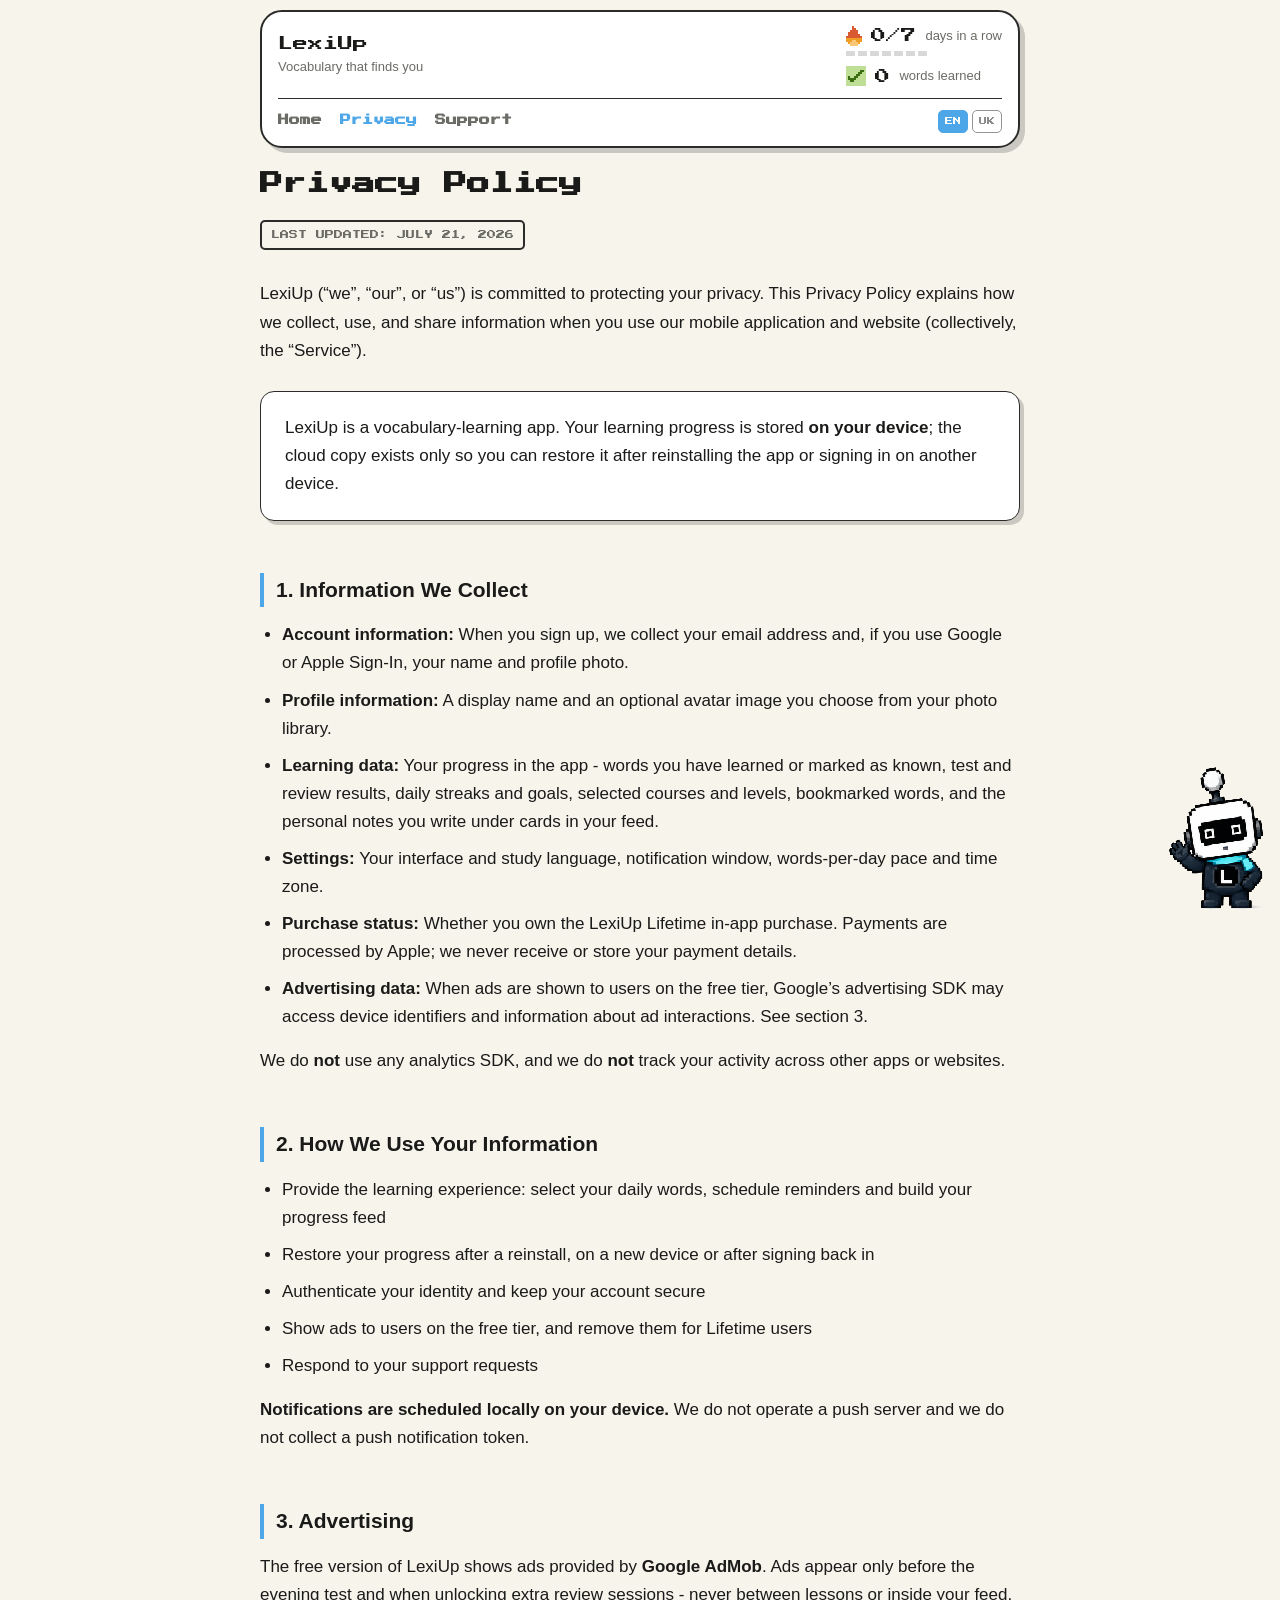
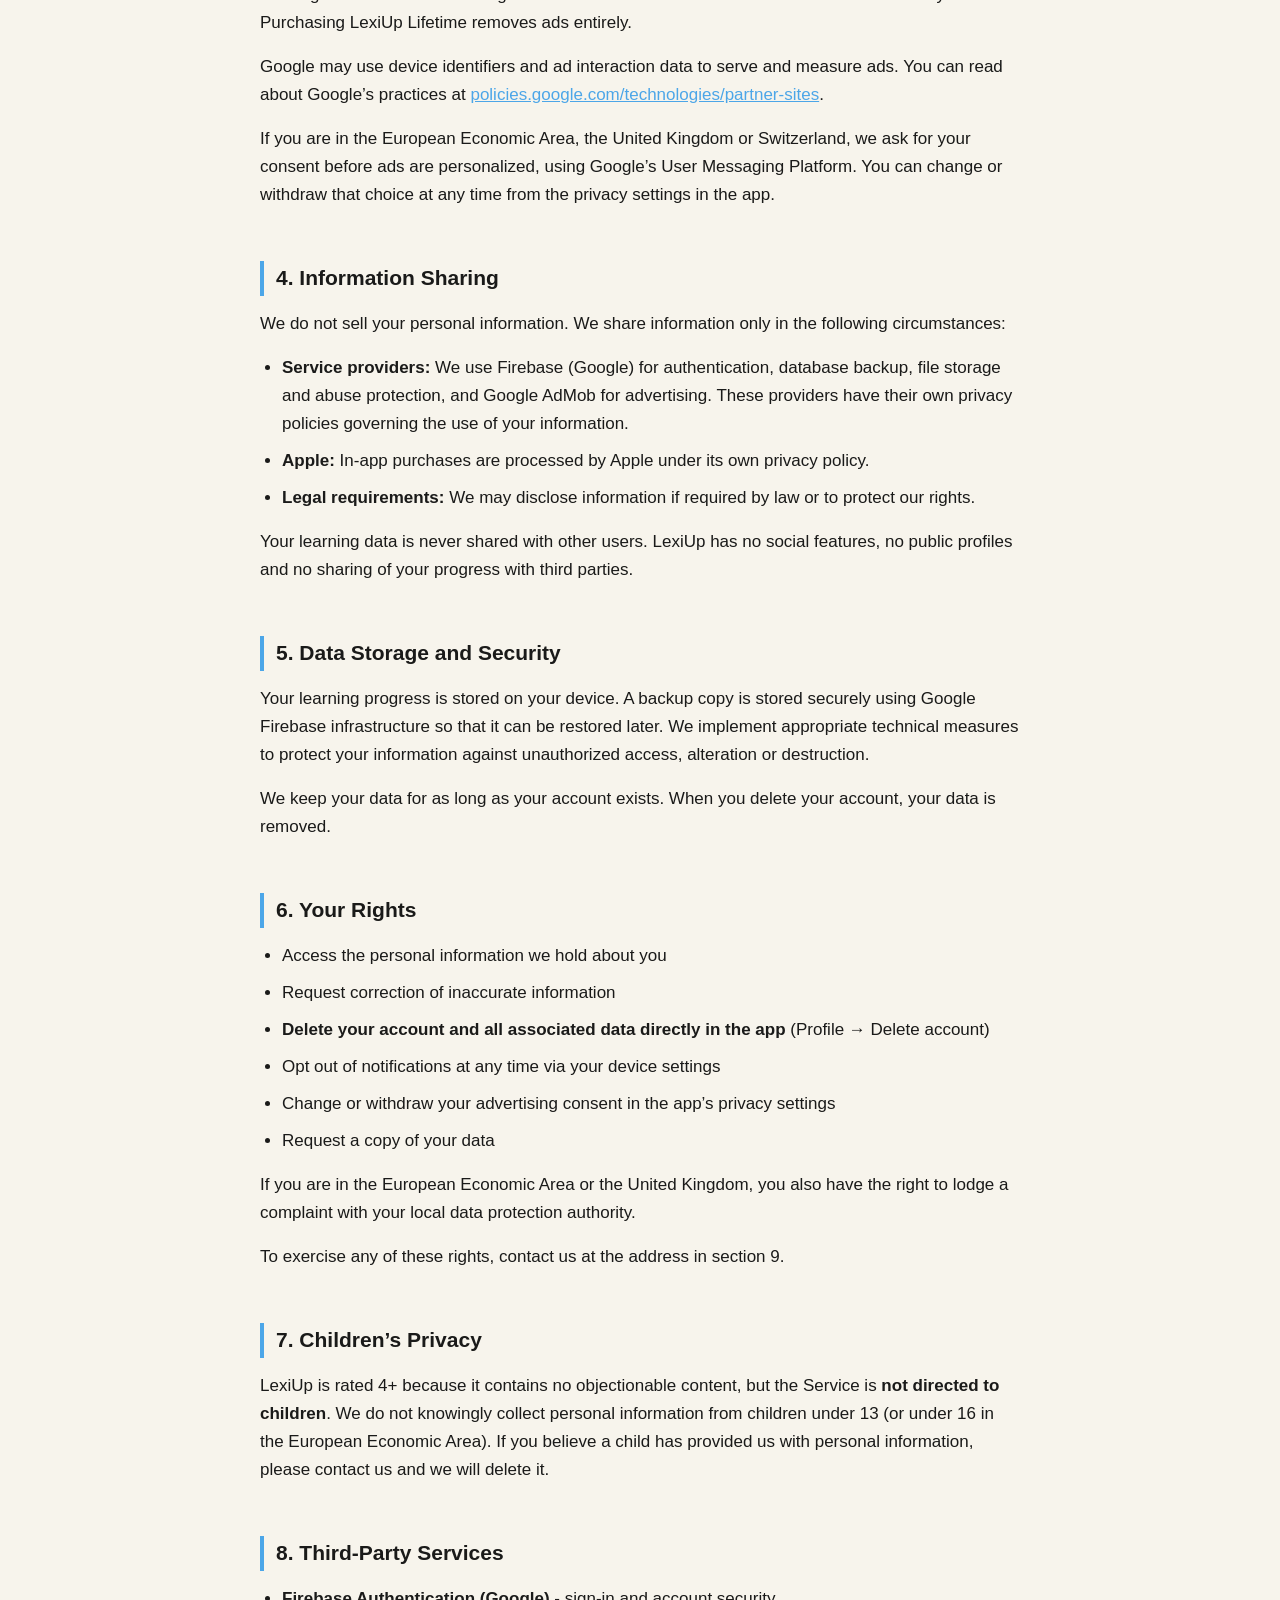
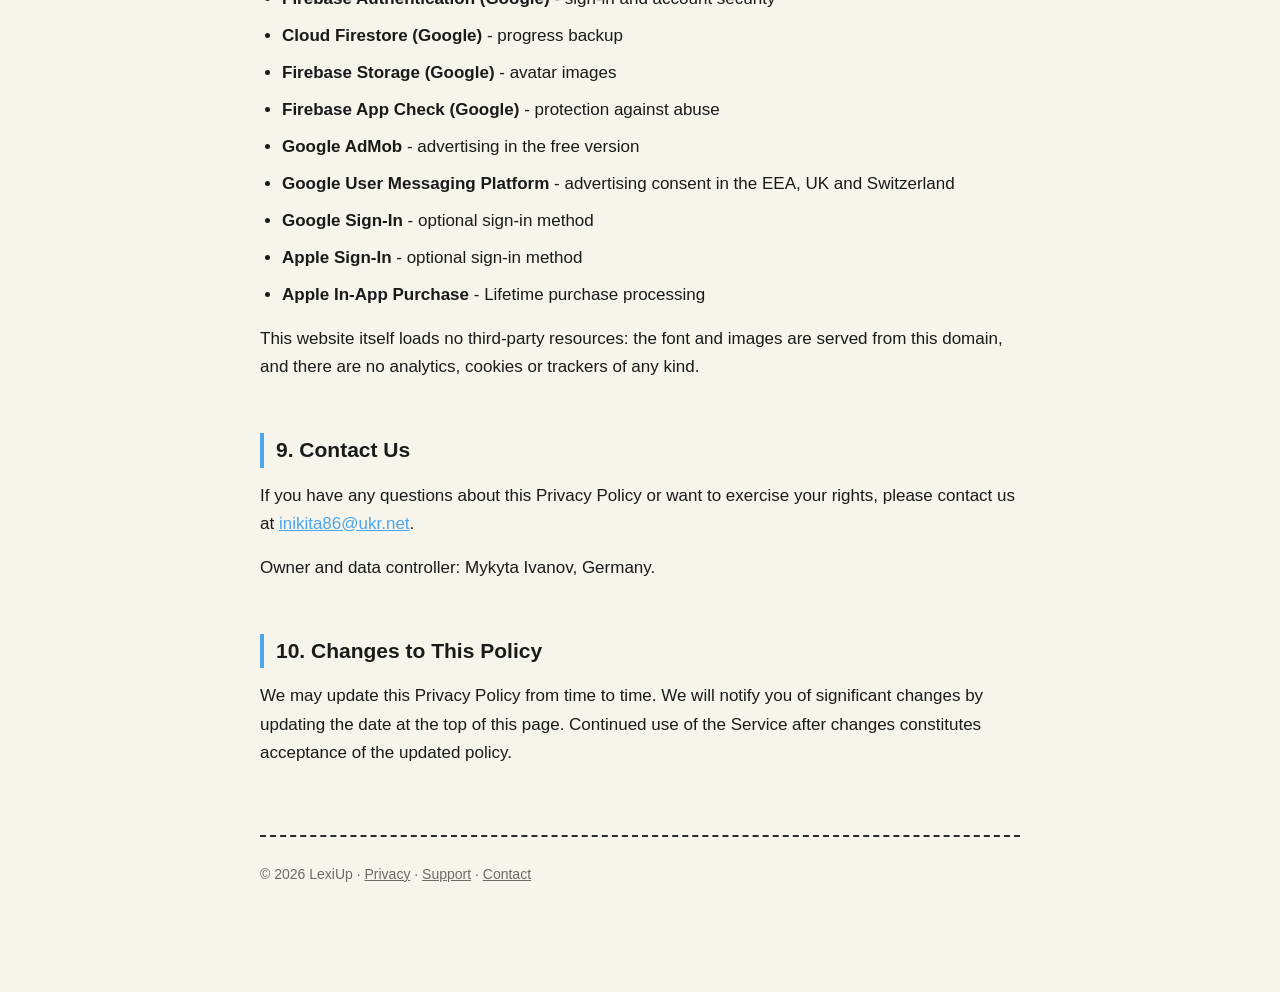
<file: privacy.html>
<!DOCTYPE html>
<html lang="en">
<head>
<meta charset="utf-8">
<meta name="viewport" content="width=device-width, initial-scale=1">
<link rel="icon" type="image/png" href="/assets/LU_Avatar.png">
<link rel="apple-touch-icon" href="/assets/LU_Avatar.png">
<title>Privacy Policy - LexiUp</title>
<link rel="alternate" hreflang="en" href="https://lexiup.space/privacy.html">
<link rel="alternate" hreflang="uk" href="https://lexiup.space/ua/privacy.html">
<style>
@font-face {
    font-family: "PressStart2P";
    src: url("/assets/PressStart2P-Regular.ttf") format("truetype");
    font-display: swap;
}

:root {
    /* Straight from PixelKit.swift */
    --bg: #f7f4ec;
    --card: #ffffff;
    --outline: #2b2b29;
    --shadow: rgba(43, 43, 41, 0.22);
    --text: #1a1a19;
    --muted: #6b6b66;
    --accent: #4ca6e8;
    --mint: #9ee0cc;
    --success: #70bf45;
    --celebrate: #f0b529;
    --der: #3385e6;
    --die: #e64f8c;
    --das: #4ca854;
}

@media (prefers-color-scheme: dark) {
    :root {
        --bg: #171714;
        --card: #262624;
        --outline: #70706b;
        --shadow: rgba(112, 112, 107, 0.22);
        --text: #f2f0ea;
        --muted: #9a9a92;
    }
}

* { box-sizing: border-box; }

body {
    margin: 0;
    padding: 0 20px 72px;
    background: var(--bg);
    color: var(--text);
    font: 17px/1.65 -apple-system, BlinkMacSystemFont, "Segoe UI", Roboto, sans-serif;
    -webkit-text-size-adjust: 100%;
}

.wrap { max-width: 760px; margin: 0 auto; }

/* ---- header ---- */

.topbar {
    display: flex;
    align-items: center;
    gap: 16px;
    padding: 34px 0 22px;
    flex-wrap: wrap;
}

.topbar img {
    width: 56px;
    height: 56px;
    border-radius: 50%;
    border: 2px solid var(--outline);
    background: var(--card);
    box-shadow: 4px 4px 0 var(--shadow);
    image-rendering: pixelated;
}

.name {
    font-family: "PressStart2P", ui-monospace, monospace;
    font-size: 18px;
    line-height: 1.3;
}

.tag { color: var(--muted); font-size: 14px; margin-top: 6px; }

/* ---- app-style progress chips (a mock of the app header, sample numbers) ---- */

.stats { margin-left: auto; display: flex; gap: 10px; }

.stat {
    display: flex;
    align-items: center;
    gap: 7px;
    background: var(--card);
    border: 2px solid var(--outline);
    border-radius: 8px;
    padding: 8px 11px;
    box-shadow: 3px 3px 0 var(--shadow);
}

.stat .num {
    font-family: "PressStart2P", ui-monospace, monospace;
    font-size: 12px;
    line-height: 1;
}

.stat .cap { font-size: 10px; color: var(--muted); line-height: 1.2; }
.stat .glyph { width: 16px; height: 16px; }

.bar {
    display: flex;
    align-items: center;
    gap: 10px;
    flex-wrap: wrap;
    padding: 4px 0 14px;
    margin-bottom: 30px;
    border-bottom: 2px solid var(--outline);
}

.langswitch { margin-left: auto; display: flex; gap: 6px; }

.langswitch a {
    font-family: "PressStart2P", ui-monospace, monospace;
    font-size: 9px;
    text-decoration: none;
    color: var(--text);
    border: 2px solid var(--outline);
    border-radius: 5px;
    padding: 7px 8px;
    background: var(--card);
}

.langswitch a.on { background: var(--accent); color: #fff; }

nav { display: flex; gap: 10px; flex-wrap: wrap; }

nav a {
    font-size: 13px;
    font-weight: 600;
    text-decoration: none;
    color: var(--text);
    background: var(--card);
    border: 2px solid var(--outline);
    border-radius: 6px;
    padding: 8px 14px;
    box-shadow: 3px 3px 0 var(--shadow);
    transition: transform .08s ease-out, box-shadow .08s ease-out;
}

nav a:hover { transform: translate(1px, 1px); box-shadow: 2px 2px 0 var(--shadow); }
nav a.current { background: var(--accent); color: #fff; }

/* ---- type ---- */

h1 {
    font-family: "PressStart2P", ui-monospace, monospace;
    font-size: 23px;
    line-height: 1.55;
    margin: 0 0 18px;
}

h2 {
    font-size: 21px;
    margin: 52px 0 14px;
    padding-left: 12px;
    border-left: 4px solid var(--accent);
}

h3 { font-size: 17px; margin: 26px 0 8px; }

.lede { font-size: 19px; line-height: 1.6; color: var(--text); margin-bottom: 26px; }

.updated {
    display: inline-block;
    font-family: "PressStart2P", ui-monospace, monospace;
    font-size: 9px;
    color: var(--muted);
    border: 2px solid var(--outline);
    border-radius: 5px;
    padding: 6px 9px;
    margin-bottom: 30px;
}

p { margin: 0 0 16px; }
ul { margin: 0 0 16px; padding-left: 22px; }
li { margin-bottom: 9px; }
a { color: var(--accent); }

/* ---- App Store button ---- */

.getwrap { margin: 30px 0 8px; }

.get {
    display: inline-flex;
    align-items: center;
    gap: 13px;
    text-decoration: none;
    background: var(--accent);
    color: #fff;
    border: 2px solid var(--outline);
    border-radius: 8px;
    padding: 14px 22px;
    box-shadow: 5px 5px 0 var(--outline);
    transition: transform .08s ease-out, box-shadow .08s ease-out;
}

.get:hover { transform: translate(2px, 2px); box-shadow: 3px 3px 0 var(--outline); }
.get .apple { display: block; }
.get .small { font-size: 11px; opacity: .9; line-height: 1.2; }
.get .big { font-family: "PressStart2P", ui-monospace, monospace; font-size: 12px; margin-top: 5px; }

.soon {
    display: inline-block;
    font-size: 12px;
    font-weight: 600;
    color: var(--text);
    background: var(--celebrate);
    border: 2px solid var(--outline);
    border-radius: 5px;
    padding: 4px 9px;
    margin-left: 12px;
    vertical-align: middle;
}

.getnote { color: var(--muted); font-size: 14px; margin-top: 14px; }

/* ---- sticker card ---- */

.card {
    background: var(--card);
    border: 1.5px solid var(--outline);
    border-radius: 14px;
    padding: 22px 24px;
    margin: 26px 0;
    box-shadow: 4px 4px 0 var(--shadow);
}

.card p:last-child, .card ul:last-child, .card .feature:last-child { margin-bottom: 0; }
.card h3:first-child { margin-top: 0; }

/* ---- numbered steps ---- */

.steps { display: grid; gap: 16px; margin: 26px 0; }

.step {
    display: flex;
    gap: 16px;
    align-items: flex-start;
    background: var(--card);
    border: 1.5px solid var(--outline);
    border-radius: 14px;
    padding: 20px 22px;
    box-shadow: 4px 4px 0 var(--shadow);
}

.step .n {
    flex: none;
    width: 34px;
    height: 34px;
    display: grid;
    place-items: center;
    font-family: "PressStart2P", ui-monospace, monospace;
    font-size: 13px;
    color: #fff;
    background: var(--accent);
    border: 2px solid var(--outline);
    border-radius: 7px;
}

.step h3 { margin: 2px 0 6px; font-size: 17px; }
.step p { margin: 0; color: var(--muted); font-size: 16px; }

/* ---- phone mock: a push and the widget ---- */

.mock { display: grid; gap: 14px; margin: 26px 0; }

.push {
    background: var(--card);
    border: 1.5px solid var(--outline);
    border-radius: 14px;
    padding: 14px 16px;
    box-shadow: 4px 4px 0 var(--shadow);
}

.push .head {
    display: flex;
    align-items: center;
    gap: 8px;
    font-size: 13px;
    color: var(--muted);
    margin-bottom: 7px;
}

.push .head b { color: var(--text); font-size: 13px; }
.push .word { font-size: 18px; font-weight: 700; }
.push .tr { color: var(--muted); font-size: 16px; }

.chip {
    display: inline-block;
    font-size: 13px;
    font-weight: 700;
    color: #fff;
    border-radius: 4px;
    padding: 2px 7px;
    margin-right: 7px;
}

.chip.der { background: var(--der); }
.chip.die { background: var(--die); }
.chip.das { background: var(--das); }

/* ---- feature ticks ---- */

.feature { display: flex; gap: 13px; align-items: flex-start; margin-bottom: 15px; }
.feature:last-child { margin-bottom: 0; }

/* The app's own glyphs - PixelGlyph.check and .cross - rather than a shape
   faked with pseudo-elements, which distorted at smaller sizes. */
.gtick {
    flex: none;
    display: block;
    margin-top: 3px;
    border: 1.5px solid var(--outline);
    border-radius: 4px;
}

/* ---- pricing ---- */

.plans { display: grid; grid-template-columns: 1fr 1fr; gap: 16px; margin: 26px 0; }

.plan {
    background: var(--card);
    border: 1.5px solid var(--outline);
    border-radius: 14px;
    padding: 22px;
    box-shadow: 4px 4px 0 var(--shadow);
}

.plan.best { border: 2.5px solid var(--accent); }

.plan .ptitle {
    font-family: "PressStart2P", ui-monospace, monospace;
    font-size: 10px;
    margin-bottom: 12px;
}

.plan .price { font-size: 26px; font-weight: 800; margin-bottom: 4px; }
.plan .per { color: var(--muted); font-size: 13px; margin-bottom: 16px; }
.plan .feature { font-size: 16px; margin-bottom: 11px; }
.plan .gtick { margin-top: 2px; }

/* ---- languages ---- */

.langs { display: flex; flex-wrap: wrap; gap: 8px; }

.lang {
    font-size: 13px;
    font-weight: 600;
    border: 2px solid var(--outline);
    border-radius: 6px;
    padding: 6px 11px;
    background: var(--mint);
    color: #1a1a19;
}

/* ---- full-bleed narrative band ---- */

.band {
    margin: 46px calc(50% - 50vw) 40px;
    padding: 54px calc(50vw - 50% + 20px);
    background: var(--accent);
    color: #fff;
    border-top: 3px solid var(--outline);
    border-bottom: 3px solid var(--outline);
}

.band.dark { background: var(--outline); }
.band.sun { background: var(--celebrate); color: #1a1a19; }

.band h2 {
    font-family: "PressStart2P", ui-monospace, monospace;
    font-size: 17px;
    line-height: 1.7;
    border: 0;
    padding: 0;
    margin: 0 0 26px;
    color: inherit;
}

.band .big {
    font-size: 34px;
    font-weight: 800;
    line-height: 1.25;
    letter-spacing: -0.02em;
    margin: 0;
}

.whens { display: grid; gap: 14px; margin-top: 26px; }

.when {
    display: flex;
    align-items: center;
    gap: 14px;
    font-size: 25px;
    font-weight: 700;
    line-height: 1.2;
}

.when .ic {
    flex: none;
    width: 54px;
    height: 54px;
    display: grid;
    place-items: center;
    font-size: 27px;
    background: rgba(255,255,255,.16);
    border: 2px solid currentColor;
    border-radius: 12px;
}

.band.sun .when .ic { background: rgba(0,0,0,.08); }

@media (max-width: 560px) {
    .band { padding: 38px calc(50vw - 50% + 20px); margin-top: 34px; }
    .band h2 { font-size: 13px; line-height: 1.8; }
    .band .big { font-size: 25px; }
    .when { font-size: 19px; gap: 11px; }
    .when .ic { width: 44px; height: 44px; font-size: 22px; }
}

/* ---- callout ---- */

.note {
    border-left: 4px solid var(--celebrate);
    background: var(--card);
    border-radius: 0 10px 10px 0;
    padding: 16px 18px;
    margin: 24px 0;
}

.note p:last-child { margin-bottom: 0; }

/* ---- footer ---- */

footer {
    margin-top: 68px;
    padding-top: 26px;
    border-top: 2px dashed var(--outline);
    color: var(--muted);
    font-size: 14px;
}

footer a { color: var(--muted); }

/* LU stands in the footer's corner - part of the page, not fixed to the
   window, where he floated over the conversation while scrolling. The slow
   sway is the only motion on the page. */
footer { position: relative; padding-right: 150px; padding-bottom: 34px; }

/* LU keeps the bottom-right corner of the window and floats above the
   thread. The squash, the dash and the landing are played from script -
   see the page's poke handler - so nothing here can outweigh them. */
.footsig {
    position: fixed;
    right: -26px;
    bottom: -24px;
    width: 168px;
    z-index: 5;
    cursor: pointer;
    -webkit-tap-highlight-color: transparent;
    transition: transform .44s cubic-bezier(.45, 0, .55, 1);
}

.footsig img {
    display: block;
    width: 100%;
    image-rendering: pixelated;
    transform-origin: bottom center;
    animation: lu-sway 4.5s ease-in-out infinite;
}

/* Two poses, one per side. Both ship in the markup so the swap has nothing
   to load at the moment he lands. */
.footsig .lu-l { display: none; }
.footsig.left .lu-r { display: none; }
.footsig.left .lu-l { display: block; }

/* The other post. Two only, so it reads as a dash across rather than
   random hopping. */
.footsig.left { left: -26px; right: auto; }

/* Out through the side edge and in from the opposite one: leaving right and
   arriving from the right are the same offset. */
.footsig.escaping, .footsig.entering { transform: translateX(190%); }
.footsig.left.escaping, .footsig.left.entering { transform: translateX(-190%); }
.footsig.no-anim { transition: none; }

@keyframes lu-sway {
    0%, 100% { transform: rotate(-3.5deg); }
    50%      { transform: rotate(3.5deg); }
}

.lusay {
    position: fixed;
    z-index: 6;
    right: 118px;
    bottom: 92px;
    max-width: 210px;
    background: var(--card);
    border: 2px solid var(--outline);
    border-radius: 14px 14px 4px 14px;
    box-shadow: 4px 4px 0 var(--shadow);
    padding: 10px 13px;
    font-size: 14px;
    font-weight: 600;
    line-height: 1.4;
    opacity: 0;
    transform: translateY(6px);
    transition: opacity .18s ease-out, transform .18s ease-out;
    pointer-events: none;
    z-index: 2;
}

.lusay.on { opacity: 1; transform: none; }

.lusay.left {
    left: 104px;
    right: auto;
    bottom: 104px;
    border-radius: 14px 14px 14px 4px;
}

@media (max-width: 560px) {
    .lusay { right: 104px; bottom: 80px; max-width: 175px; font-size: 13px; }
    .lusay.left { left: 74px; bottom: 92px; }
}

@keyframes lu-sway {
    0%, 100% { transform: rotate(-3.5deg); }
    50%      { transform: rotate(3.5deg); }
}

@media (prefers-reduced-motion: reduce) {
    .footsig img { animation: none; }
    .footsig { transition: none; }
}

@media (max-width: 560px) {
    footer { padding-right: 20px; }

    /* No negative offset here: the phone's bottom edge cut his legs off.
       He stands fully visible, just smaller. */
    .footsig { width: 118px; right: -14px; bottom: 10px; }
}

code {
    font-family: ui-monospace, SFMono-Regular, Menlo, monospace;
    font-size: 15px;
    background: var(--card);
    border: 1px solid var(--outline);
    border-radius: 5px;
    padding: 1px 6px;
}

@media (max-width: 560px) {
    .name { font-size: 15px; }
    h1 { font-size: 17px; line-height: 1.6; }
    h2 { font-size: 19px; }
    .lede { font-size: 17px; }
    .plans { grid-template-columns: 1fr; }
    .topbar img { width: 48px; height: 48px; }
    .topbar { padding: 26px 0 16px; }
    nav a { font-size: 12px; padding: 7px 11px; }
    .langswitch a { padding: 6px 7px; }
}

/* ---- the app's header card ---- */

/* Fixed, not sticky: out of the document flow, so shrinking it cannot
   change the page height and cannot move the scroll position. That is the
   whole reason the collapse is safe now. */
.stickyhead {
    position: fixed;
    top: 0;
    left: 0;
    right: 0;
    z-index: 100;
    background: var(--bg);
    padding: 10px 20px 0;
}

.stickyhead > .appcard { max-width: 760px; margin: 0 auto; }

/* Space is reserved once, for the EXPANDED height, and never changes. The
   collapsed header simply leaves a band of page background behind it, which
   is invisible because it is the same colour. */
/* display:none cannot be animated, so everything that disappears collapses
   through max-height and opacity instead. The header is fixed, so none of
   this moves the page. */
.appcard { transition: padding .22s ease; }

.appcard .bar,
.who-goal,
.srow .cap,
.segs {
    overflow: hidden;
    transition: max-height .24s ease, max-width .24s ease, opacity .18s ease,
                margin .24s ease, padding .24s ease, border-width .24s ease;
}

.appcard .bar { max-height: 70px; opacity: 1; }
.who-goal { max-height: 30px; opacity: 1; }
.srow .cap { max-height: 24px; max-width: 220px; opacity: 1; }
.segs { max-height: 16px; opacity: 1; }

#head.collapsed .appcard { padding-top: 10px; padding-bottom: 10px; }
#head.collapsed .bar { max-height: 0; opacity: 0; margin-top: 0; padding-top: 0; border-top-width: 0; }
#head.collapsed .who-goal { max-height: 0; opacity: 0; margin-top: 0; }
/* The app passes caption: nil in compact - the label does not exist, so it
   takes no width either. Collapsing only the height left the row stretched
   with a gap on the right. */
#head.collapsed .srow .cap { max-height: 0; max-width: 0; opacity: 0; margin: 0; }
#head.collapsed .segs { max-height: 0; opacity: 0; margin-top: 0; }

/* The two stats sit side by side once their captions are gone, otherwise
   the card stays as tall as it was and the collapse buys nothing. */
.appstats { transition: gap .24s ease; }
#head.collapsed .appstats { flex-direction: row; align-items: center; gap: 12px; }
#head.collapsed .srow { gap: 7px; }
#head.collapsed .who-name { font-size: 13px; }
#head.collapsed .appcard { padding-top: 9px; padding-bottom: 9px; }
#head.collapsed .cardtop { gap: 12px; }

/* The nav is the header's bottom section, the way the cheat sheets are in
   the app: a divider, then one flat row - not a second deck of buttons. */
.appcard .bar {
    margin: 11px 0 0;
    padding: 11px 0 0;
    border-top: 1.5px solid var(--outline);
    border-bottom: 0;
    display: flex;
    align-items: center;
    gap: 16px;
}

.appcard nav { gap: 18px; }

.appcard nav a {
    background: none;
    border: 0;
    box-shadow: none;
    padding: 0;
    font-family: "PressStart2P", ui-monospace, monospace;
    font-size: 11px;
    color: var(--muted);
}

.appcard nav a:hover { transform: none; box-shadow: none; color: var(--text); }
.appcard nav a.current { background: none; color: var(--accent); }

.appcard .langswitch { gap: 4px; }

.appcard .langswitch a {
    background: none;
    border: 1.5px solid var(--outline);
    opacity: .5;
    padding: 4px 6px;
    font-size: 8px;
}

.appcard .langswitch a.on { background: var(--accent); border-color: var(--accent); color: #fff; opacity: 1; }


.appcard {
    display: flex;
    flex-direction: column;
    gap: 0;
    background: var(--card);
    border: 2px solid var(--outline);
    border-radius: 22px;
    padding: 13px 16px;
    box-shadow: 5px 5px 0 var(--shadow);
}

.cardtop { display: flex; align-items: center; gap: 14px; }

.appcard .ava {
    flex: none;
    width: 54px;
    height: 54px;
    border-radius: 50%;
    border: 2px solid var(--outline);
    background: var(--bg);
    image-rendering: pixelated;
    transition: width .18s ease-out, height .18s ease-out;
}

.who-name {
    font-family: "PressStart2P", ui-monospace, monospace;
    font-size: 15px;
    line-height: 1.3;
}
.who-goal { font-size: 13px; color: var(--muted); margin-top: 3px; }

.appstats { margin-left: auto; display: flex; flex-direction: column; gap: 9px; }

.srow { display: flex; align-items: center; gap: 9px; }
.srow .g { flex: none; display: block; }
.srow .num { font-family: "PressStart2P", ui-monospace, monospace; font-size: 15px; line-height: 1; }
.srow .cap { font-size: 13px; color: var(--muted); white-space: nowrap; }

/* segmented progress bar, same idea as PixelProgressBar */
.segs { display: flex; gap: 3px; margin-top: 5px; }
.seg { width: 9px; height: 5px; background: var(--outline); opacity: .18; }
.seg.on { background: var(--celebrate); opacity: 1; }

@media (max-width: 560px) {
    .who-name { font-size: 12px; }
    .who-goal { font-size: 12px; }
    .srow .cap { font-size: 11px; }
    .srow .num { font-size: 13px; }
    /* gap must stay 0: the card is a column, and a flex gap survives even
       when the collapsed nav has zero height - that was the empty band
       under the row. */
    .appcard { gap: 0; padding: 12px; border-radius: 18px; }
    .appcard .ava { width: 44px; height: 44px; }
}

@media (max-width: 560px) {
    .appcard nav { gap: 12px; }
    .appcard nav a { font-size: 9px; }
    .appcard .bar { gap: 10px; }
}

@media (max-width: 400px) {
    .srow .cap { display: none; }
    .appcard nav a { font-size: 8px; }
}
</style>
</head>
<body>
<div class="wrap">

<svg width="0" height="0" style="position:absolute" aria-hidden="true"><symbol id="gcheck" viewBox="0 0 20 20"><rect x="0" y="0" width="20" height="2" fill="#BFDE96"/><rect x="0" y="2" width="20" height="2" fill="#BFDE96"/><rect x="0" y="4" width="14" height="2" fill="#BFDE96"/><rect x="14" y="4" width="4" height="2" fill="#3B6E12"/><rect x="18" y="4" width="2" height="2" fill="#BFDE96"/><rect x="0" y="6" width="12" height="2" fill="#BFDE96"/><rect x="12" y="6" width="4" height="2" fill="#3B6E12"/><rect x="16" y="6" width="4" height="2" fill="#BFDE96"/><rect x="0" y="8" width="10" height="2" fill="#BFDE96"/><rect x="10" y="8" width="4" height="2" fill="#3B6E12"/><rect x="14" y="8" width="6" height="2" fill="#BFDE96"/><rect x="0" y="10" width="2" height="2" fill="#BFDE96"/><rect x="2" y="10" width="2" height="2" fill="#3B6E12"/><rect x="4" y="10" width="4" height="2" fill="#BFDE96"/><rect x="8" y="10" width="4" height="2" fill="#3B6E12"/><rect x="12" y="10" width="8" height="2" fill="#BFDE96"/><rect x="0" y="12" width="2" height="2" fill="#BFDE96"/><rect x="2" y="12" width="8" height="2" fill="#3B6E12"/><rect x="10" y="12" width="10" height="2" fill="#BFDE96"/><rect x="0" y="14" width="4" height="2" fill="#BFDE96"/><rect x="4" y="14" width="4" height="2" fill="#3B6E12"/><rect x="8" y="14" width="12" height="2" fill="#BFDE96"/><rect x="0" y="16" width="20" height="2" fill="#BFDE96"/><rect x="0" y="18" width="20" height="2" fill="#BFDE96"/></symbol><symbol id="gcross" viewBox="0 0 20 20"><rect x="0" y="0" width="20" height="2" fill="#F7C2C2"/><rect x="0" y="2" width="20" height="2" fill="#F7C2C2"/><rect x="0" y="4" width="4" height="2" fill="#F7C2C2"/><rect x="4" y="4" width="4" height="2" fill="#A32E2E"/><rect x="8" y="4" width="4" height="2" fill="#F7C2C2"/><rect x="12" y="4" width="4" height="2" fill="#A32E2E"/><rect x="16" y="4" width="4" height="2" fill="#F7C2C2"/><rect x="0" y="6" width="6" height="2" fill="#F7C2C2"/><rect x="6" y="6" width="8" height="2" fill="#A32E2E"/><rect x="14" y="6" width="6" height="2" fill="#F7C2C2"/><rect x="0" y="8" width="8" height="2" fill="#F7C2C2"/><rect x="8" y="8" width="4" height="2" fill="#A32E2E"/><rect x="12" y="8" width="8" height="2" fill="#F7C2C2"/><rect x="0" y="10" width="6" height="2" fill="#F7C2C2"/><rect x="6" y="10" width="8" height="2" fill="#A32E2E"/><rect x="14" y="10" width="6" height="2" fill="#F7C2C2"/><rect x="0" y="12" width="4" height="2" fill="#F7C2C2"/><rect x="4" y="12" width="4" height="2" fill="#A32E2E"/><rect x="8" y="12" width="4" height="2" fill="#F7C2C2"/><rect x="12" y="12" width="4" height="2" fill="#A32E2E"/><rect x="16" y="12" width="4" height="2" fill="#F7C2C2"/><rect x="0" y="14" width="20" height="2" fill="#F7C2C2"/><rect x="0" y="16" width="20" height="2" fill="#F7C2C2"/><rect x="0" y="18" width="20" height="2" fill="#F7C2C2"/></symbol></svg>
<div class="stickyhead" id="head">
    <div class="appcard">
      <div class="cardtop">
        <div>
            <div class="who-name">LexiUp</div>
            <div class="who-goal">Vocabulary that finds you</div>
        </div>
        <div class="appstats">
            <div>
                <div class="srow">
                    <svg class="g" viewBox="0 0 16 20" width="16" height="20" shape-rendering="crispEdges" aria-hidden="true"><rect x="6" y="0" width="2" height="2" fill="#D95930"/><rect x="6" y="2" width="4" height="2" fill="#D95930"/><rect x="4" y="4" width="8" height="2" fill="#D95930"/><rect x="2" y="6" width="10" height="2" fill="#D95930"/><rect x="2" y="8" width="12" height="2" fill="#D95930"/><rect x="0" y="10" width="16" height="2" fill="#D95930"/><rect x="0" y="12" width="16" height="2" fill="#F09E26"/><rect x="0" y="14" width="6" height="2" fill="#F09E26"/><rect x="6" y="14" width="4" height="2" fill="#FAC775"/><rect x="10" y="14" width="6" height="2" fill="#F09E26"/><rect x="2" y="16" width="2" height="2" fill="#F09E26"/><rect x="4" y="16" width="8" height="2" fill="#FAC775"/><rect x="12" y="16" width="2" height="2" fill="#F09E26"/><rect x="4" y="18" width="8" height="2" fill="#FAC775"/></svg>
                    <span class="num" id="streak">0/7</span>
                    <span class="cap">days in a row</span>
                </div>
                <div class="segs" id="segs"><span class="seg" data-i="0"></span><span class="seg" data-i="1"></span><span class="seg" data-i="2"></span><span class="seg" data-i="3"></span><span class="seg" data-i="4"></span><span class="seg" data-i="5"></span><span class="seg" data-i="6"></span></div>
            </div>
            <div class="srow">
                <svg class="g" viewBox="0 0 20 20" width="20" height="20" shape-rendering="crispEdges" aria-hidden="true"><rect x="0" y="0" width="20" height="2" fill="#BFDE96"/><rect x="0" y="2" width="20" height="2" fill="#BFDE96"/><rect x="0" y="4" width="14" height="2" fill="#BFDE96"/><rect x="14" y="4" width="4" height="2" fill="#3B6E12"/><rect x="18" y="4" width="2" height="2" fill="#BFDE96"/><rect x="0" y="6" width="12" height="2" fill="#BFDE96"/><rect x="12" y="6" width="4" height="2" fill="#3B6E12"/><rect x="16" y="6" width="4" height="2" fill="#BFDE96"/><rect x="0" y="8" width="10" height="2" fill="#BFDE96"/><rect x="10" y="8" width="4" height="2" fill="#3B6E12"/><rect x="14" y="8" width="6" height="2" fill="#BFDE96"/><rect x="0" y="10" width="2" height="2" fill="#BFDE96"/><rect x="2" y="10" width="2" height="2" fill="#3B6E12"/><rect x="4" y="10" width="4" height="2" fill="#BFDE96"/><rect x="8" y="10" width="4" height="2" fill="#3B6E12"/><rect x="12" y="10" width="8" height="2" fill="#BFDE96"/><rect x="0" y="12" width="2" height="2" fill="#BFDE96"/><rect x="2" y="12" width="8" height="2" fill="#3B6E12"/><rect x="10" y="12" width="10" height="2" fill="#BFDE96"/><rect x="0" y="14" width="4" height="2" fill="#BFDE96"/><rect x="4" y="14" width="4" height="2" fill="#3B6E12"/><rect x="8" y="14" width="12" height="2" fill="#BFDE96"/><rect x="0" y="16" width="20" height="2" fill="#BFDE96"/><rect x="0" y="18" width="20" height="2" fill="#BFDE96"/></svg>
                <span class="num" id="learned">0</span>
                <span class="cap">words learned</span>
            </div>
        </div>
      </div>
      <div class="bar">
    <nav>
        <a href="/index.html">Home</a>
    <a href="/privacy.html" class="current">Privacy</a>
    <a href="/support.html">Support</a>
    </nav>
    <div class="langswitch"><a class="on" href="/privacy.html">EN</a><a href="/ua/privacy.html">UK</a></div>
</div>
    </div>
</div>

<h1>Privacy Policy</h1>
<div class="updated">LAST UPDATED: JULY 21, 2026</div>

<p>LexiUp (&ldquo;we&rdquo;, &ldquo;our&rdquo;, or &ldquo;us&rdquo;) is committed to protecting your privacy. This Privacy Policy explains how we collect, use, and share information when you use our mobile application and website (collectively, the &ldquo;Service&rdquo;).</p>

<div class="card">
    <p>LexiUp is a vocabulary-learning app. Your learning progress is stored <strong>on your device</strong>; the cloud copy exists only so you can restore it after reinstalling the app or signing in on another device.</p>
</div>

<h2>1. Information We Collect</h2>
<ul>
    <li><strong>Account information:</strong> When you sign up, we collect your email address and, if you use Google or Apple Sign-In, your name and profile photo.</li>
    <li><strong>Profile information:</strong> A display name and an optional avatar image you choose from your photo library.</li>
    <li><strong>Learning data:</strong> Your progress in the app - words you have learned or marked as known, test and review results, daily streaks and goals, selected courses and levels, bookmarked words, and the personal notes you write under cards in your feed.</li>
    <li><strong>Settings:</strong> Your interface and study language, notification window, words-per-day pace and time zone.</li>
    <li><strong>Purchase status:</strong> Whether you own the LexiUp Lifetime in-app purchase. Payments are processed by Apple; we never receive or store your payment details.</li>
    <li><strong>Advertising data:</strong> When ads are shown to users on the free tier, Google&rsquo;s advertising SDK may access device identifiers and information about ad interactions. See section 3.</li>
</ul>
<p>We do <strong>not</strong> use any analytics SDK, and we do <strong>not</strong> track your activity across other apps or websites.</p>

<h2>2. How We Use Your Information</h2>
<ul>
    <li>Provide the learning experience: select your daily words, schedule reminders and build your progress feed</li>
    <li>Restore your progress after a reinstall, on a new device or after signing back in</li>
    <li>Authenticate your identity and keep your account secure</li>
    <li>Show ads to users on the free tier, and remove them for Lifetime users</li>
    <li>Respond to your support requests</li>
</ul>
<p><strong>Notifications are scheduled locally on your device.</strong> We do not operate a push server and we do not collect a push notification token.</p>

<h2>3. Advertising</h2>
<p>The free version of LexiUp shows ads provided by <strong>Google AdMob</strong>. Ads appear only before the evening test and when unlocking extra review sessions - never between lessons or inside your feed. Purchasing LexiUp Lifetime removes ads entirely.</p>
<p>Google may use device identifiers and ad interaction data to serve and measure ads. You can read about Google&rsquo;s practices at <a href="https://policies.google.com/technologies/partner-sites">policies.google.com/technologies/partner-sites</a>.</p>
<p>If you are in the European Economic Area, the United Kingdom or Switzerland, we ask for your consent before ads are personalized, using Google&rsquo;s User Messaging Platform. You can change or withdraw that choice at any time from the privacy settings in the app.</p>

<h2>4. Information Sharing</h2>
<p>We do not sell your personal information. We share information only in the following circumstances:</p>
<ul>
    <li><strong>Service providers:</strong> We use Firebase (Google) for authentication, database backup, file storage and abuse protection, and Google AdMob for advertising. These providers have their own privacy policies governing the use of your information.</li>
    <li><strong>Apple:</strong> In-app purchases are processed by Apple under its own privacy policy.</li>
    <li><strong>Legal requirements:</strong> We may disclose information if required by law or to protect our rights.</li>
</ul>
<p>Your learning data is never shared with other users. LexiUp has no social features, no public profiles and no sharing of your progress with third parties.</p>

<h2>5. Data Storage and Security</h2>
<p>Your learning progress is stored on your device. A backup copy is stored securely using Google Firebase infrastructure so that it can be restored later. We implement appropriate technical measures to protect your information against unauthorized access, alteration or destruction.</p>
<p>We keep your data for as long as your account exists. When you delete your account, your data is removed.</p>

<h2>6. Your Rights</h2>
<ul>
    <li>Access the personal information we hold about you</li>
    <li>Request correction of inaccurate information</li>
    <li><strong>Delete your account and all associated data directly in the app</strong> (Profile &rarr; Delete account)</li>
    <li>Opt out of notifications at any time via your device settings</li>
    <li>Change or withdraw your advertising consent in the app&rsquo;s privacy settings</li>
    <li>Request a copy of your data</li>
</ul>
<p>If you are in the European Economic Area or the United Kingdom, you also have the right to lodge a complaint with your local data protection authority.</p>
<p>To exercise any of these rights, contact us at the address in section 9.</p>

<h2>7. Children&rsquo;s Privacy</h2>
<p>LexiUp is rated 4+ because it contains no objectionable content, but the Service is <strong>not directed to children</strong>. We do not knowingly collect personal information from children under 13 (or under 16 in the European Economic Area). If you believe a child has provided us with personal information, please contact us and we will delete it.</p>

<h2>8. Third-Party Services</h2>
<ul>
    <li><strong>Firebase Authentication (Google)</strong> - sign-in and account security</li>
    <li><strong>Cloud Firestore (Google)</strong> - progress backup</li>
    <li><strong>Firebase Storage (Google)</strong> - avatar images</li>
    <li><strong>Firebase App Check (Google)</strong> - protection against abuse</li>
    <li><strong>Google AdMob</strong> - advertising in the free version</li>
    <li><strong>Google User Messaging Platform</strong> - advertising consent in the EEA, UK and Switzerland</li>
    <li><strong>Google Sign-In</strong> - optional sign-in method</li>
    <li><strong>Apple Sign-In</strong> - optional sign-in method</li>
    <li><strong>Apple In-App Purchase</strong> - Lifetime purchase processing</li>
</ul>
<p>This website itself loads no third-party resources: the font and images are served from this domain, and there are no analytics, cookies or trackers of any kind.</p>

<h2>9. Contact Us</h2>
<p>If you have any questions about this Privacy Policy or want to exercise your rights, please contact us at <a href="mailto:inikita86@ukr.net">inikita86@ukr.net</a>.</p>
<p>Owner and data controller: Mykyta Ivanov, Germany.</p>

<h2>10. Changes to This Policy</h2>
<p>We may update this Privacy Policy from time to time. We will notify you of significant changes by updating the date at the top of this page. Continued use of the Service after changes constitutes acceptance of the updated policy.</p>

<footer>
    <div class="lusay" id="lusay" aria-live="polite"></div>
    <div class="footsig" id="lupoke" role="button" tabindex="0" aria-label="Poke LU">
        <img class="lu-r" src="/assets/LU_full.png" alt="">
        <img class="lu-l" src="/assets/LU_full_2.png" alt="">
    </div>
    &copy; 2026 LexiUp &middot;
    <a href="/privacy.html">Privacy</a> &middot;
    <a href="/support.html">Support</a> &middot;
    <a href="mailto:inikita86@ukr.net">Contact</a>
</footer>

</div>
<script>
// Only the counters follow scroll. The header deliberately never changes
// height: it sits in the flow, so shrinking it changed the page height,
// which moved the scroll position, which fired another scroll event - a
// feedback loop that made it shiver on its own.
// The counters follow scroll progress: 0 to 50 words, and the streak ticks
// over from 0/7 to 1/7 once the bar fills. Decorative, and deliberately
// driven by the reader rather than by a timer.
(function () {
    var head = document.getElementById('head');
    var learned = document.getElementById('learned');
    var streak = document.getElementById('streak');
    var segs = Array.prototype.slice.call(document.querySelectorAll('#segs .seg'));
    if (!head || !learned) return;

    var ticking = false;
    var collapsed = false;
    var lastY = window.scrollY;

    // Reserve room for the header at its tallest, once. Re-measured only
    // while expanded, so a collapsed header never shrinks the reserve.
    function reserve() {
        if (collapsed) return;
        // +18: without it the first heading touches the card's shadow.
        document.body.style.paddingTop = (head.offsetHeight + 18) + 'px';
    }

    function paint() {
        ticking = false;
        var max = document.documentElement.scrollHeight - window.innerHeight;
        var p = max > 0 ? Math.min(1, Math.max(0, window.scrollY / max)) : 0;

        learned.textContent = Math.round(p * 50);
        streak.textContent = Math.round(p * 7) + '/7';
        segs.forEach(function (s, i) {
            s.classList.toggle('on', p * segs.length > i);
        });

        // Direction, not just depth: scrolling back up should open it
        // immediately instead of waiting for the very top. Safe here because
        // a fixed header changes no layout when it resizes.
        var y = window.scrollY;
        var dy = y - lastY;
        if (y < 40) { collapsed = false; }
        else if (dy > 3 && y > 120) { collapsed = true; }
        else if (dy < -3) { collapsed = false; }
        lastY = y;
        head.classList.toggle('collapsed', collapsed);
    }

    window.addEventListener('scroll', function () {
        if (!ticking) { ticking = true; requestAnimationFrame(paint); }
    }, { passive: true });
    window.addEventListener('resize', reserve);

    // The pixel font loads after this script runs and makes the nav wider,
    // which can push it onto a second line - so the reserved space has to
    // follow the header's real height, not a one-off measurement.
    if (document.fonts && document.fonts.ready) { document.fonts.ready.then(reserve); }
    if (window.ResizeObserver) { new ResizeObserver(reserve).observe(head); }

    reserve();
    paint();
})();
</script>
<script>
// Poke LU: two pokes get a line each, the third sends him across the screen.
// The squash, dash and landing are driven from here rather than by CSS
// classes - class-based animation kept losing to whichever rule happened to
// be heavier, and this has no cascade to lose to.
(function () {
    var lu = document.getElementById('lupoke'), say = document.getElementById('lusay');
    if (!lu || !say) return;

    var lines = ["Hey, that tickles!", "No fooling around - we are here to learn words.", "Hi. I am right here.", "Poke all you like, the words still come tomorrow.", "I am working, you know."], bye = "Right, that is it...", last = -1, timer, pokes = 0, running = false;
    var calm = window.matchMedia && window.matchMedia('(prefers-reduced-motion: reduce)').matches;

    function pose() {
        return lu.querySelector(lu.classList.contains('left') ? '.lu-l' : '.lu-r');
    }

    // composite: 'add' layers these on top of the CSS sway instead of
    // replacing it. Replacing meant the sway kept running underneath and the
    // image snapped to its new phase the moment the squash ended.
    function play(frames, ms, easing, fill) {
        if (calm || !pose().animate) return null;
        try {
            return pose().animate(frames, {
                duration: ms,
                easing: easing || 'ease-out',
                fill: fill || 'none',
                composite: 'add'
            });
        } catch (e) {
            return pose().animate(frames, { duration: ms, easing: easing || 'ease-out', fill: fill || 'none' });
        }
    }

    function squash() {
        play([
            { transform: 'scale(1, 1)' },
            { transform: 'scale(1.08, .9)', offset: .35 },
            { transform: 'scale(.96, 1.06)', offset: .7 },
            { transform: 'scale(1, 1)' }
        ], 340);
    }

    function speak() {
        var i = Math.floor(Math.random() * lines.length);
        if (i === last && lines.length > 1) i = (i + 1) % lines.length;
        last = i;
        say.textContent = lines[i];
        say.classList.add('on');
        clearTimeout(timer);
        timer = setTimeout(function () { say.classList.remove('on'); }, 2600);
    }

    function escape() {
        running = true;
        say.textContent = bye;
        say.classList.add('on');
        clearTimeout(timer);

        setTimeout(function () {
            say.classList.remove('on');

            setTimeout(function () {
                // Stretch along the direction of travel and blur: reads as speed.
                var dash = play([
                    { transform: 'scale(1, 1)', filter: 'blur(0px)' },
                    { transform: 'scale(.86, 1.12)', filter: 'blur(0px)', offset: .22 },
                    { transform: 'scale(1.5, .76)', filter: 'blur(3px)' }
                ], 440, 'cubic-bezier(.5, 0, .9, .6)', 'forwards');

                lu.classList.add('escaping');

                setTimeout(function () {
                    if (dash) dash.cancel();

                    lu.classList.add('no-anim');
                    lu.classList.remove('escaping');
                    lu.classList.toggle('left');
                    say.classList.toggle('left');
                    lu.classList.add('entering');

                    requestAnimationFrame(function () {
                        requestAnimationFrame(function () {
                            lu.classList.remove('no-anim', 'entering');

                            // One animation covers the flight and the landing:
                            // he stays stretched while crossing, then squashes
                            // and settles. Starting the spring separately on
                            // arrival snapped him into the stretched pose after
                            // he had already come to a stop.
                            play([
                                { transform: 'scale(1.4, .8)' },
                                { transform: 'scale(1.4, .8)', offset: .5 },
                                { transform: 'scale(.86, 1.14)', offset: .72 },
                                { transform: 'scale(1.05, .96)', offset: .88 },
                                { transform: 'scale(1, 1)' }
                            ], 900, 'ease-out');

                            setTimeout(function () { running = false; }, 900);
                        });
                    });
                }, 440);
            }, 240);
        }, 950);
    }

    function poke() {
        if (running) return;
        pokes += 1;
        squash();

        if (pokes % 3 === 0) {
            escape();
            return;
        }

        speak();
    }

    lu.addEventListener('click', poke);
    lu.addEventListener('keydown', function (e) {
        if (e.key === 'Enter' || e.key === ' ') { e.preventDefault(); poke(); }
    });
})();
</script>
</body>
</html>
</file>
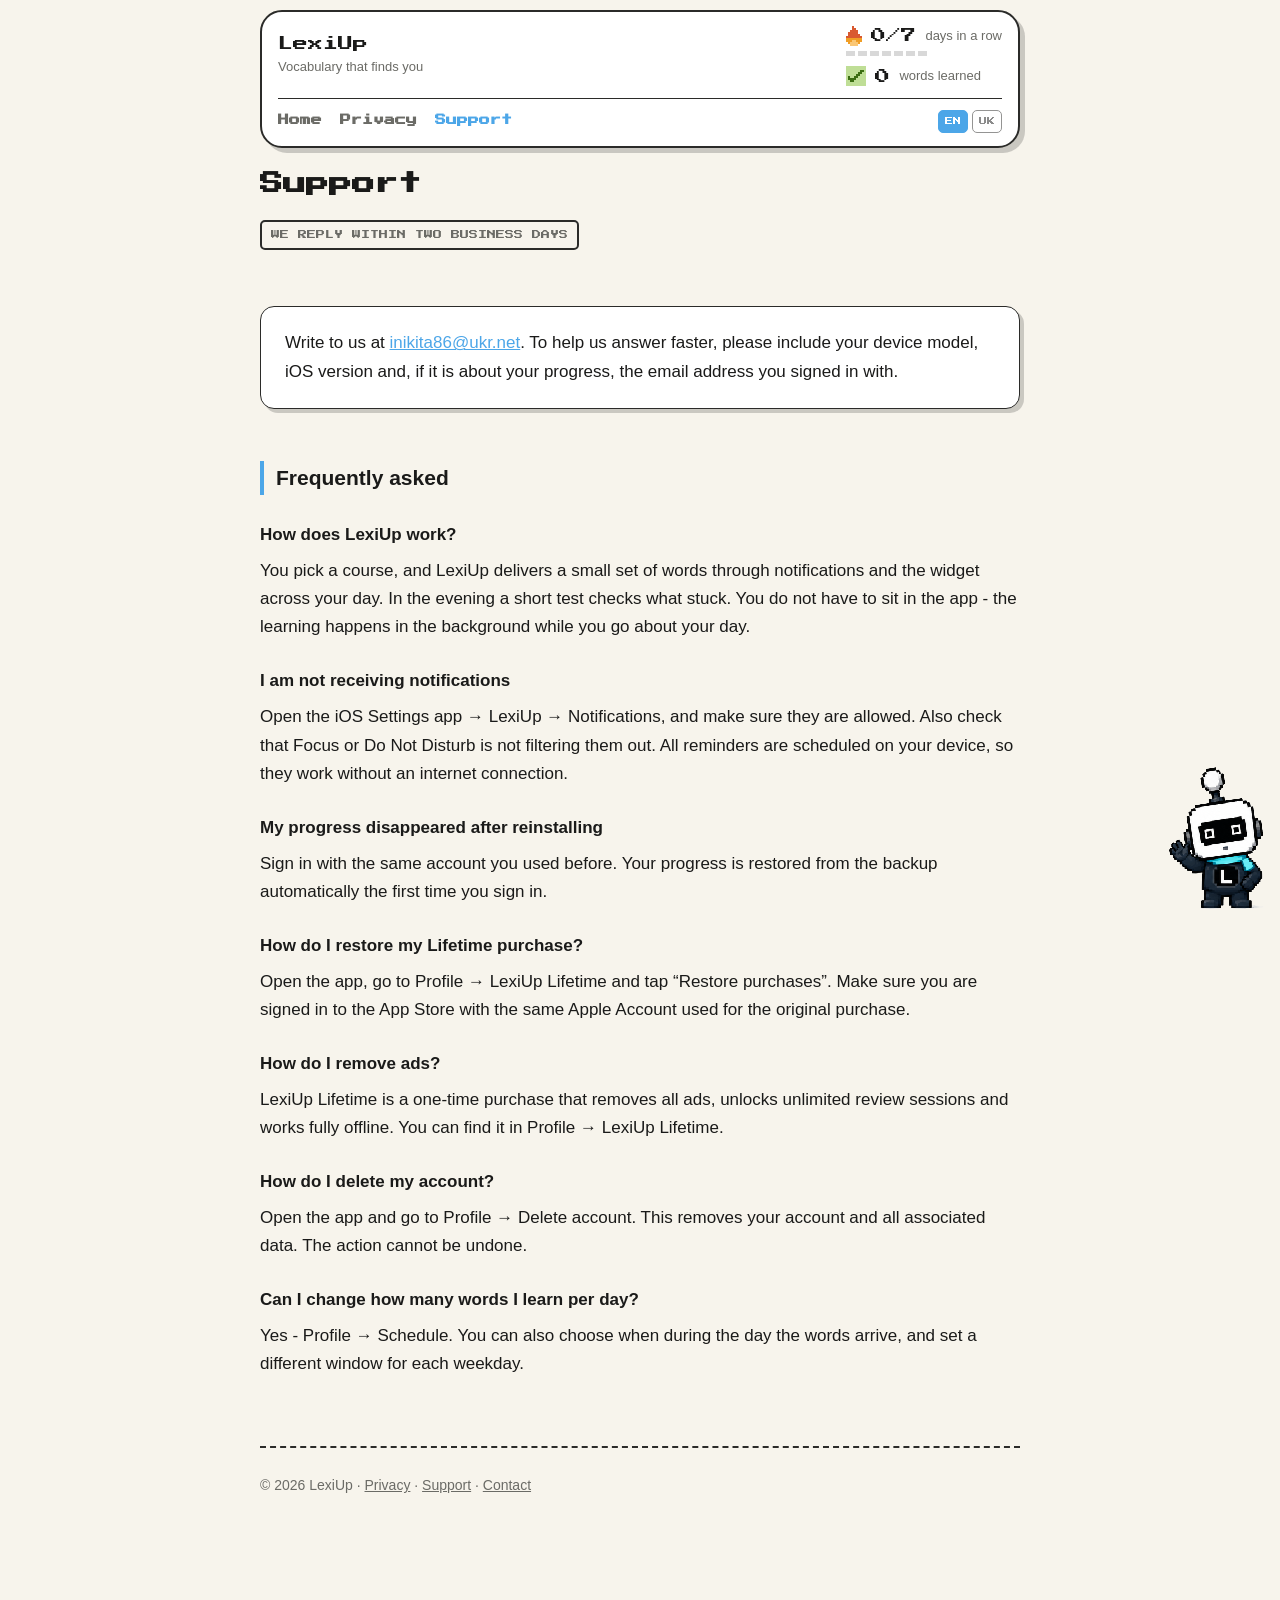
<file: support.html>
<!DOCTYPE html>
<html lang="en">
<head>
<meta charset="utf-8">
<meta name="viewport" content="width=device-width, initial-scale=1">
<link rel="icon" type="image/png" href="/assets/LU_Avatar.png">
<link rel="apple-touch-icon" href="/assets/LU_Avatar.png">
<title>Support - LexiUp</title>
<link rel="alternate" hreflang="en" href="https://lexiup.space/support.html">
<link rel="alternate" hreflang="uk" href="https://lexiup.space/ua/support.html">
<style>
@font-face {
    font-family: "PressStart2P";
    src: url("/assets/PressStart2P-Regular.ttf") format("truetype");
    font-display: swap;
}

:root {
    /* Straight from PixelKit.swift */
    --bg: #f7f4ec;
    --card: #ffffff;
    --outline: #2b2b29;
    --shadow: rgba(43, 43, 41, 0.22);
    --text: #1a1a19;
    --muted: #6b6b66;
    --accent: #4ca6e8;
    --mint: #9ee0cc;
    --success: #70bf45;
    --celebrate: #f0b529;
    --der: #3385e6;
    --die: #e64f8c;
    --das: #4ca854;
}

@media (prefers-color-scheme: dark) {
    :root {
        --bg: #171714;
        --card: #262624;
        --outline: #70706b;
        --shadow: rgba(112, 112, 107, 0.22);
        --text: #f2f0ea;
        --muted: #9a9a92;
    }
}

* { box-sizing: border-box; }

body {
    margin: 0;
    padding: 0 20px 72px;
    background: var(--bg);
    color: var(--text);
    font: 17px/1.65 -apple-system, BlinkMacSystemFont, "Segoe UI", Roboto, sans-serif;
    -webkit-text-size-adjust: 100%;
}

.wrap { max-width: 760px; margin: 0 auto; }

/* ---- header ---- */

.topbar {
    display: flex;
    align-items: center;
    gap: 16px;
    padding: 34px 0 22px;
    flex-wrap: wrap;
}

.topbar img {
    width: 56px;
    height: 56px;
    border-radius: 50%;
    border: 2px solid var(--outline);
    background: var(--card);
    box-shadow: 4px 4px 0 var(--shadow);
    image-rendering: pixelated;
}

.name {
    font-family: "PressStart2P", ui-monospace, monospace;
    font-size: 18px;
    line-height: 1.3;
}

.tag { color: var(--muted); font-size: 14px; margin-top: 6px; }

/* ---- app-style progress chips (a mock of the app header, sample numbers) ---- */

.stats { margin-left: auto; display: flex; gap: 10px; }

.stat {
    display: flex;
    align-items: center;
    gap: 7px;
    background: var(--card);
    border: 2px solid var(--outline);
    border-radius: 8px;
    padding: 8px 11px;
    box-shadow: 3px 3px 0 var(--shadow);
}

.stat .num {
    font-family: "PressStart2P", ui-monospace, monospace;
    font-size: 12px;
    line-height: 1;
}

.stat .cap { font-size: 10px; color: var(--muted); line-height: 1.2; }
.stat .glyph { width: 16px; height: 16px; }

.bar {
    display: flex;
    align-items: center;
    gap: 10px;
    flex-wrap: wrap;
    padding: 4px 0 14px;
    margin-bottom: 30px;
    border-bottom: 2px solid var(--outline);
}

.langswitch { margin-left: auto; display: flex; gap: 6px; }

.langswitch a {
    font-family: "PressStart2P", ui-monospace, monospace;
    font-size: 9px;
    text-decoration: none;
    color: var(--text);
    border: 2px solid var(--outline);
    border-radius: 5px;
    padding: 7px 8px;
    background: var(--card);
}

.langswitch a.on { background: var(--accent); color: #fff; }

nav { display: flex; gap: 10px; flex-wrap: wrap; }

nav a {
    font-size: 13px;
    font-weight: 600;
    text-decoration: none;
    color: var(--text);
    background: var(--card);
    border: 2px solid var(--outline);
    border-radius: 6px;
    padding: 8px 14px;
    box-shadow: 3px 3px 0 var(--shadow);
    transition: transform .08s ease-out, box-shadow .08s ease-out;
}

nav a:hover { transform: translate(1px, 1px); box-shadow: 2px 2px 0 var(--shadow); }
nav a.current { background: var(--accent); color: #fff; }

/* ---- type ---- */

h1 {
    font-family: "PressStart2P", ui-monospace, monospace;
    font-size: 23px;
    line-height: 1.55;
    margin: 0 0 18px;
}

h2 {
    font-size: 21px;
    margin: 52px 0 14px;
    padding-left: 12px;
    border-left: 4px solid var(--accent);
}

h3 { font-size: 17px; margin: 26px 0 8px; }

.lede { font-size: 19px; line-height: 1.6; color: var(--text); margin-bottom: 26px; }

.updated {
    display: inline-block;
    font-family: "PressStart2P", ui-monospace, monospace;
    font-size: 9px;
    color: var(--muted);
    border: 2px solid var(--outline);
    border-radius: 5px;
    padding: 6px 9px;
    margin-bottom: 30px;
}

p { margin: 0 0 16px; }
ul { margin: 0 0 16px; padding-left: 22px; }
li { margin-bottom: 9px; }
a { color: var(--accent); }

/* ---- App Store button ---- */

.getwrap { margin: 30px 0 8px; }

.get {
    display: inline-flex;
    align-items: center;
    gap: 13px;
    text-decoration: none;
    background: var(--accent);
    color: #fff;
    border: 2px solid var(--outline);
    border-radius: 8px;
    padding: 14px 22px;
    box-shadow: 5px 5px 0 var(--outline);
    transition: transform .08s ease-out, box-shadow .08s ease-out;
}

.get:hover { transform: translate(2px, 2px); box-shadow: 3px 3px 0 var(--outline); }
.get .apple { display: block; }
.get .small { font-size: 11px; opacity: .9; line-height: 1.2; }
.get .big { font-family: "PressStart2P", ui-monospace, monospace; font-size: 12px; margin-top: 5px; }

.soon {
    display: inline-block;
    font-size: 12px;
    font-weight: 600;
    color: var(--text);
    background: var(--celebrate);
    border: 2px solid var(--outline);
    border-radius: 5px;
    padding: 4px 9px;
    margin-left: 12px;
    vertical-align: middle;
}

.getnote { color: var(--muted); font-size: 14px; margin-top: 14px; }

/* ---- sticker card ---- */

.card {
    background: var(--card);
    border: 1.5px solid var(--outline);
    border-radius: 14px;
    padding: 22px 24px;
    margin: 26px 0;
    box-shadow: 4px 4px 0 var(--shadow);
}

.card p:last-child, .card ul:last-child, .card .feature:last-child { margin-bottom: 0; }
.card h3:first-child { margin-top: 0; }

/* ---- numbered steps ---- */

.steps { display: grid; gap: 16px; margin: 26px 0; }

.step {
    display: flex;
    gap: 16px;
    align-items: flex-start;
    background: var(--card);
    border: 1.5px solid var(--outline);
    border-radius: 14px;
    padding: 20px 22px;
    box-shadow: 4px 4px 0 var(--shadow);
}

.step .n {
    flex: none;
    width: 34px;
    height: 34px;
    display: grid;
    place-items: center;
    font-family: "PressStart2P", ui-monospace, monospace;
    font-size: 13px;
    color: #fff;
    background: var(--accent);
    border: 2px solid var(--outline);
    border-radius: 7px;
}

.step h3 { margin: 2px 0 6px; font-size: 17px; }
.step p { margin: 0; color: var(--muted); font-size: 16px; }

/* ---- phone mock: a push and the widget ---- */

.mock { display: grid; gap: 14px; margin: 26px 0; }

.push {
    background: var(--card);
    border: 1.5px solid var(--outline);
    border-radius: 14px;
    padding: 14px 16px;
    box-shadow: 4px 4px 0 var(--shadow);
}

.push .head {
    display: flex;
    align-items: center;
    gap: 8px;
    font-size: 13px;
    color: var(--muted);
    margin-bottom: 7px;
}

.push .head b { color: var(--text); font-size: 13px; }
.push .word { font-size: 18px; font-weight: 700; }
.push .tr { color: var(--muted); font-size: 16px; }

.chip {
    display: inline-block;
    font-size: 13px;
    font-weight: 700;
    color: #fff;
    border-radius: 4px;
    padding: 2px 7px;
    margin-right: 7px;
}

.chip.der { background: var(--der); }
.chip.die { background: var(--die); }
.chip.das { background: var(--das); }

/* ---- feature ticks ---- */

.feature { display: flex; gap: 13px; align-items: flex-start; margin-bottom: 15px; }
.feature:last-child { margin-bottom: 0; }

/* The app's own glyphs - PixelGlyph.check and .cross - rather than a shape
   faked with pseudo-elements, which distorted at smaller sizes. */
.gtick {
    flex: none;
    display: block;
    margin-top: 3px;
    border: 1.5px solid var(--outline);
    border-radius: 4px;
}

/* ---- pricing ---- */

.plans { display: grid; grid-template-columns: 1fr 1fr; gap: 16px; margin: 26px 0; }

.plan {
    background: var(--card);
    border: 1.5px solid var(--outline);
    border-radius: 14px;
    padding: 22px;
    box-shadow: 4px 4px 0 var(--shadow);
}

.plan.best { border: 2.5px solid var(--accent); }

.plan .ptitle {
    font-family: "PressStart2P", ui-monospace, monospace;
    font-size: 10px;
    margin-bottom: 12px;
}

.plan .price { font-size: 26px; font-weight: 800; margin-bottom: 4px; }
.plan .per { color: var(--muted); font-size: 13px; margin-bottom: 16px; }
.plan .feature { font-size: 16px; margin-bottom: 11px; }
.plan .gtick { margin-top: 2px; }

/* ---- languages ---- */

.langs { display: flex; flex-wrap: wrap; gap: 8px; }

.lang {
    font-size: 13px;
    font-weight: 600;
    border: 2px solid var(--outline);
    border-radius: 6px;
    padding: 6px 11px;
    background: var(--mint);
    color: #1a1a19;
}

/* ---- full-bleed narrative band ---- */

.band {
    margin: 46px calc(50% - 50vw) 40px;
    padding: 54px calc(50vw - 50% + 20px);
    background: var(--accent);
    color: #fff;
    border-top: 3px solid var(--outline);
    border-bottom: 3px solid var(--outline);
}

.band.dark { background: var(--outline); }
.band.sun { background: var(--celebrate); color: #1a1a19; }

.band h2 {
    font-family: "PressStart2P", ui-monospace, monospace;
    font-size: 17px;
    line-height: 1.7;
    border: 0;
    padding: 0;
    margin: 0 0 26px;
    color: inherit;
}

.band .big {
    font-size: 34px;
    font-weight: 800;
    line-height: 1.25;
    letter-spacing: -0.02em;
    margin: 0;
}

.whens { display: grid; gap: 14px; margin-top: 26px; }

.when {
    display: flex;
    align-items: center;
    gap: 14px;
    font-size: 25px;
    font-weight: 700;
    line-height: 1.2;
}

.when .ic {
    flex: none;
    width: 54px;
    height: 54px;
    display: grid;
    place-items: center;
    font-size: 27px;
    background: rgba(255,255,255,.16);
    border: 2px solid currentColor;
    border-radius: 12px;
}

.band.sun .when .ic { background: rgba(0,0,0,.08); }

@media (max-width: 560px) {
    .band { padding: 38px calc(50vw - 50% + 20px); margin-top: 34px; }
    .band h2 { font-size: 13px; line-height: 1.8; }
    .band .big { font-size: 25px; }
    .when { font-size: 19px; gap: 11px; }
    .when .ic { width: 44px; height: 44px; font-size: 22px; }
}

/* ---- callout ---- */

.note {
    border-left: 4px solid var(--celebrate);
    background: var(--card);
    border-radius: 0 10px 10px 0;
    padding: 16px 18px;
    margin: 24px 0;
}

.note p:last-child { margin-bottom: 0; }

/* ---- footer ---- */

footer {
    margin-top: 68px;
    padding-top: 26px;
    border-top: 2px dashed var(--outline);
    color: var(--muted);
    font-size: 14px;
}

footer a { color: var(--muted); }

/* LU stands in the footer's corner - part of the page, not fixed to the
   window, where he floated over the conversation while scrolling. The slow
   sway is the only motion on the page. */
footer { position: relative; padding-right: 150px; padding-bottom: 34px; }

/* LU keeps the bottom-right corner of the window and floats above the
   thread. The squash, the dash and the landing are played from script -
   see the page's poke handler - so nothing here can outweigh them. */
.footsig {
    position: fixed;
    right: -26px;
    bottom: -24px;
    width: 168px;
    z-index: 5;
    cursor: pointer;
    -webkit-tap-highlight-color: transparent;
    transition: transform .44s cubic-bezier(.45, 0, .55, 1);
}

.footsig img {
    display: block;
    width: 100%;
    image-rendering: pixelated;
    transform-origin: bottom center;
    animation: lu-sway 4.5s ease-in-out infinite;
}

/* Two poses, one per side. Both ship in the markup so the swap has nothing
   to load at the moment he lands. */
.footsig .lu-l { display: none; }
.footsig.left .lu-r { display: none; }
.footsig.left .lu-l { display: block; }

/* The other post. Two only, so it reads as a dash across rather than
   random hopping. */
.footsig.left { left: -26px; right: auto; }

/* Out through the side edge and in from the opposite one: leaving right and
   arriving from the right are the same offset. */
.footsig.escaping, .footsig.entering { transform: translateX(190%); }
.footsig.left.escaping, .footsig.left.entering { transform: translateX(-190%); }
.footsig.no-anim { transition: none; }

@keyframes lu-sway {
    0%, 100% { transform: rotate(-3.5deg); }
    50%      { transform: rotate(3.5deg); }
}

.lusay {
    position: fixed;
    z-index: 6;
    right: 118px;
    bottom: 92px;
    max-width: 210px;
    background: var(--card);
    border: 2px solid var(--outline);
    border-radius: 14px 14px 4px 14px;
    box-shadow: 4px 4px 0 var(--shadow);
    padding: 10px 13px;
    font-size: 14px;
    font-weight: 600;
    line-height: 1.4;
    opacity: 0;
    transform: translateY(6px);
    transition: opacity .18s ease-out, transform .18s ease-out;
    pointer-events: none;
    z-index: 2;
}

.lusay.on { opacity: 1; transform: none; }

.lusay.left {
    left: 104px;
    right: auto;
    bottom: 104px;
    border-radius: 14px 14px 14px 4px;
}

@media (max-width: 560px) {
    .lusay { right: 104px; bottom: 80px; max-width: 175px; font-size: 13px; }
    .lusay.left { left: 74px; bottom: 92px; }
}

@keyframes lu-sway {
    0%, 100% { transform: rotate(-3.5deg); }
    50%      { transform: rotate(3.5deg); }
}

@media (prefers-reduced-motion: reduce) {
    .footsig img { animation: none; }
    .footsig { transition: none; }
}

@media (max-width: 560px) {
    footer { padding-right: 20px; }

    /* No negative offset here: the phone's bottom edge cut his legs off.
       He stands fully visible, just smaller. */
    .footsig { width: 118px; right: -14px; bottom: 10px; }
}

code {
    font-family: ui-monospace, SFMono-Regular, Menlo, monospace;
    font-size: 15px;
    background: var(--card);
    border: 1px solid var(--outline);
    border-radius: 5px;
    padding: 1px 6px;
}

@media (max-width: 560px) {
    .name { font-size: 15px; }
    h1 { font-size: 17px; line-height: 1.6; }
    h2 { font-size: 19px; }
    .lede { font-size: 17px; }
    .plans { grid-template-columns: 1fr; }
    .topbar img { width: 48px; height: 48px; }
    .topbar { padding: 26px 0 16px; }
    nav a { font-size: 12px; padding: 7px 11px; }
    .langswitch a { padding: 6px 7px; }
}

/* ---- the app's header card ---- */

/* Fixed, not sticky: out of the document flow, so shrinking it cannot
   change the page height and cannot move the scroll position. That is the
   whole reason the collapse is safe now. */
.stickyhead {
    position: fixed;
    top: 0;
    left: 0;
    right: 0;
    z-index: 100;
    background: var(--bg);
    padding: 10px 20px 0;
}

.stickyhead > .appcard { max-width: 760px; margin: 0 auto; }

/* Space is reserved once, for the EXPANDED height, and never changes. The
   collapsed header simply leaves a band of page background behind it, which
   is invisible because it is the same colour. */
/* display:none cannot be animated, so everything that disappears collapses
   through max-height and opacity instead. The header is fixed, so none of
   this moves the page. */
.appcard { transition: padding .22s ease; }

.appcard .bar,
.who-goal,
.srow .cap,
.segs {
    overflow: hidden;
    transition: max-height .24s ease, max-width .24s ease, opacity .18s ease,
                margin .24s ease, padding .24s ease, border-width .24s ease;
}

.appcard .bar { max-height: 70px; opacity: 1; }
.who-goal { max-height: 30px; opacity: 1; }
.srow .cap { max-height: 24px; max-width: 220px; opacity: 1; }
.segs { max-height: 16px; opacity: 1; }

#head.collapsed .appcard { padding-top: 10px; padding-bottom: 10px; }
#head.collapsed .bar { max-height: 0; opacity: 0; margin-top: 0; padding-top: 0; border-top-width: 0; }
#head.collapsed .who-goal { max-height: 0; opacity: 0; margin-top: 0; }
/* The app passes caption: nil in compact - the label does not exist, so it
   takes no width either. Collapsing only the height left the row stretched
   with a gap on the right. */
#head.collapsed .srow .cap { max-height: 0; max-width: 0; opacity: 0; margin: 0; }
#head.collapsed .segs { max-height: 0; opacity: 0; margin-top: 0; }

/* The two stats sit side by side once their captions are gone, otherwise
   the card stays as tall as it was and the collapse buys nothing. */
.appstats { transition: gap .24s ease; }
#head.collapsed .appstats { flex-direction: row; align-items: center; gap: 12px; }
#head.collapsed .srow { gap: 7px; }
#head.collapsed .who-name { font-size: 13px; }
#head.collapsed .appcard { padding-top: 9px; padding-bottom: 9px; }
#head.collapsed .cardtop { gap: 12px; }

/* The nav is the header's bottom section, the way the cheat sheets are in
   the app: a divider, then one flat row - not a second deck of buttons. */
.appcard .bar {
    margin: 11px 0 0;
    padding: 11px 0 0;
    border-top: 1.5px solid var(--outline);
    border-bottom: 0;
    display: flex;
    align-items: center;
    gap: 16px;
}

.appcard nav { gap: 18px; }

.appcard nav a {
    background: none;
    border: 0;
    box-shadow: none;
    padding: 0;
    font-family: "PressStart2P", ui-monospace, monospace;
    font-size: 11px;
    color: var(--muted);
}

.appcard nav a:hover { transform: none; box-shadow: none; color: var(--text); }
.appcard nav a.current { background: none; color: var(--accent); }

.appcard .langswitch { gap: 4px; }

.appcard .langswitch a {
    background: none;
    border: 1.5px solid var(--outline);
    opacity: .5;
    padding: 4px 6px;
    font-size: 8px;
}

.appcard .langswitch a.on { background: var(--accent); border-color: var(--accent); color: #fff; opacity: 1; }


.appcard {
    display: flex;
    flex-direction: column;
    gap: 0;
    background: var(--card);
    border: 2px solid var(--outline);
    border-radius: 22px;
    padding: 13px 16px;
    box-shadow: 5px 5px 0 var(--shadow);
}

.cardtop { display: flex; align-items: center; gap: 14px; }

.appcard .ava {
    flex: none;
    width: 54px;
    height: 54px;
    border-radius: 50%;
    border: 2px solid var(--outline);
    background: var(--bg);
    image-rendering: pixelated;
    transition: width .18s ease-out, height .18s ease-out;
}

.who-name {
    font-family: "PressStart2P", ui-monospace, monospace;
    font-size: 15px;
    line-height: 1.3;
}
.who-goal { font-size: 13px; color: var(--muted); margin-top: 3px; }

.appstats { margin-left: auto; display: flex; flex-direction: column; gap: 9px; }

.srow { display: flex; align-items: center; gap: 9px; }
.srow .g { flex: none; display: block; }
.srow .num { font-family: "PressStart2P", ui-monospace, monospace; font-size: 15px; line-height: 1; }
.srow .cap { font-size: 13px; color: var(--muted); white-space: nowrap; }

/* segmented progress bar, same idea as PixelProgressBar */
.segs { display: flex; gap: 3px; margin-top: 5px; }
.seg { width: 9px; height: 5px; background: var(--outline); opacity: .18; }
.seg.on { background: var(--celebrate); opacity: 1; }

@media (max-width: 560px) {
    .who-name { font-size: 12px; }
    .who-goal { font-size: 12px; }
    .srow .cap { font-size: 11px; }
    .srow .num { font-size: 13px; }
    /* gap must stay 0: the card is a column, and a flex gap survives even
       when the collapsed nav has zero height - that was the empty band
       under the row. */
    .appcard { gap: 0; padding: 12px; border-radius: 18px; }
    .appcard .ava { width: 44px; height: 44px; }
}

@media (max-width: 560px) {
    .appcard nav { gap: 12px; }
    .appcard nav a { font-size: 9px; }
    .appcard .bar { gap: 10px; }
}

@media (max-width: 400px) {
    .srow .cap { display: none; }
    .appcard nav a { font-size: 8px; }
}
</style>
</head>
<body>
<div class="wrap">

<svg width="0" height="0" style="position:absolute" aria-hidden="true"><symbol id="gcheck" viewBox="0 0 20 20"><rect x="0" y="0" width="20" height="2" fill="#BFDE96"/><rect x="0" y="2" width="20" height="2" fill="#BFDE96"/><rect x="0" y="4" width="14" height="2" fill="#BFDE96"/><rect x="14" y="4" width="4" height="2" fill="#3B6E12"/><rect x="18" y="4" width="2" height="2" fill="#BFDE96"/><rect x="0" y="6" width="12" height="2" fill="#BFDE96"/><rect x="12" y="6" width="4" height="2" fill="#3B6E12"/><rect x="16" y="6" width="4" height="2" fill="#BFDE96"/><rect x="0" y="8" width="10" height="2" fill="#BFDE96"/><rect x="10" y="8" width="4" height="2" fill="#3B6E12"/><rect x="14" y="8" width="6" height="2" fill="#BFDE96"/><rect x="0" y="10" width="2" height="2" fill="#BFDE96"/><rect x="2" y="10" width="2" height="2" fill="#3B6E12"/><rect x="4" y="10" width="4" height="2" fill="#BFDE96"/><rect x="8" y="10" width="4" height="2" fill="#3B6E12"/><rect x="12" y="10" width="8" height="2" fill="#BFDE96"/><rect x="0" y="12" width="2" height="2" fill="#BFDE96"/><rect x="2" y="12" width="8" height="2" fill="#3B6E12"/><rect x="10" y="12" width="10" height="2" fill="#BFDE96"/><rect x="0" y="14" width="4" height="2" fill="#BFDE96"/><rect x="4" y="14" width="4" height="2" fill="#3B6E12"/><rect x="8" y="14" width="12" height="2" fill="#BFDE96"/><rect x="0" y="16" width="20" height="2" fill="#BFDE96"/><rect x="0" y="18" width="20" height="2" fill="#BFDE96"/></symbol><symbol id="gcross" viewBox="0 0 20 20"><rect x="0" y="0" width="20" height="2" fill="#F7C2C2"/><rect x="0" y="2" width="20" height="2" fill="#F7C2C2"/><rect x="0" y="4" width="4" height="2" fill="#F7C2C2"/><rect x="4" y="4" width="4" height="2" fill="#A32E2E"/><rect x="8" y="4" width="4" height="2" fill="#F7C2C2"/><rect x="12" y="4" width="4" height="2" fill="#A32E2E"/><rect x="16" y="4" width="4" height="2" fill="#F7C2C2"/><rect x="0" y="6" width="6" height="2" fill="#F7C2C2"/><rect x="6" y="6" width="8" height="2" fill="#A32E2E"/><rect x="14" y="6" width="6" height="2" fill="#F7C2C2"/><rect x="0" y="8" width="8" height="2" fill="#F7C2C2"/><rect x="8" y="8" width="4" height="2" fill="#A32E2E"/><rect x="12" y="8" width="8" height="2" fill="#F7C2C2"/><rect x="0" y="10" width="6" height="2" fill="#F7C2C2"/><rect x="6" y="10" width="8" height="2" fill="#A32E2E"/><rect x="14" y="10" width="6" height="2" fill="#F7C2C2"/><rect x="0" y="12" width="4" height="2" fill="#F7C2C2"/><rect x="4" y="12" width="4" height="2" fill="#A32E2E"/><rect x="8" y="12" width="4" height="2" fill="#F7C2C2"/><rect x="12" y="12" width="4" height="2" fill="#A32E2E"/><rect x="16" y="12" width="4" height="2" fill="#F7C2C2"/><rect x="0" y="14" width="20" height="2" fill="#F7C2C2"/><rect x="0" y="16" width="20" height="2" fill="#F7C2C2"/><rect x="0" y="18" width="20" height="2" fill="#F7C2C2"/></symbol></svg>
<div class="stickyhead" id="head">
    <div class="appcard">
      <div class="cardtop">
        <div>
            <div class="who-name">LexiUp</div>
            <div class="who-goal">Vocabulary that finds you</div>
        </div>
        <div class="appstats">
            <div>
                <div class="srow">
                    <svg class="g" viewBox="0 0 16 20" width="16" height="20" shape-rendering="crispEdges" aria-hidden="true"><rect x="6" y="0" width="2" height="2" fill="#D95930"/><rect x="6" y="2" width="4" height="2" fill="#D95930"/><rect x="4" y="4" width="8" height="2" fill="#D95930"/><rect x="2" y="6" width="10" height="2" fill="#D95930"/><rect x="2" y="8" width="12" height="2" fill="#D95930"/><rect x="0" y="10" width="16" height="2" fill="#D95930"/><rect x="0" y="12" width="16" height="2" fill="#F09E26"/><rect x="0" y="14" width="6" height="2" fill="#F09E26"/><rect x="6" y="14" width="4" height="2" fill="#FAC775"/><rect x="10" y="14" width="6" height="2" fill="#F09E26"/><rect x="2" y="16" width="2" height="2" fill="#F09E26"/><rect x="4" y="16" width="8" height="2" fill="#FAC775"/><rect x="12" y="16" width="2" height="2" fill="#F09E26"/><rect x="4" y="18" width="8" height="2" fill="#FAC775"/></svg>
                    <span class="num" id="streak">0/7</span>
                    <span class="cap">days in a row</span>
                </div>
                <div class="segs" id="segs"><span class="seg" data-i="0"></span><span class="seg" data-i="1"></span><span class="seg" data-i="2"></span><span class="seg" data-i="3"></span><span class="seg" data-i="4"></span><span class="seg" data-i="5"></span><span class="seg" data-i="6"></span></div>
            </div>
            <div class="srow">
                <svg class="g" viewBox="0 0 20 20" width="20" height="20" shape-rendering="crispEdges" aria-hidden="true"><rect x="0" y="0" width="20" height="2" fill="#BFDE96"/><rect x="0" y="2" width="20" height="2" fill="#BFDE96"/><rect x="0" y="4" width="14" height="2" fill="#BFDE96"/><rect x="14" y="4" width="4" height="2" fill="#3B6E12"/><rect x="18" y="4" width="2" height="2" fill="#BFDE96"/><rect x="0" y="6" width="12" height="2" fill="#BFDE96"/><rect x="12" y="6" width="4" height="2" fill="#3B6E12"/><rect x="16" y="6" width="4" height="2" fill="#BFDE96"/><rect x="0" y="8" width="10" height="2" fill="#BFDE96"/><rect x="10" y="8" width="4" height="2" fill="#3B6E12"/><rect x="14" y="8" width="6" height="2" fill="#BFDE96"/><rect x="0" y="10" width="2" height="2" fill="#BFDE96"/><rect x="2" y="10" width="2" height="2" fill="#3B6E12"/><rect x="4" y="10" width="4" height="2" fill="#BFDE96"/><rect x="8" y="10" width="4" height="2" fill="#3B6E12"/><rect x="12" y="10" width="8" height="2" fill="#BFDE96"/><rect x="0" y="12" width="2" height="2" fill="#BFDE96"/><rect x="2" y="12" width="8" height="2" fill="#3B6E12"/><rect x="10" y="12" width="10" height="2" fill="#BFDE96"/><rect x="0" y="14" width="4" height="2" fill="#BFDE96"/><rect x="4" y="14" width="4" height="2" fill="#3B6E12"/><rect x="8" y="14" width="12" height="2" fill="#BFDE96"/><rect x="0" y="16" width="20" height="2" fill="#BFDE96"/><rect x="0" y="18" width="20" height="2" fill="#BFDE96"/></svg>
                <span class="num" id="learned">0</span>
                <span class="cap">words learned</span>
            </div>
        </div>
      </div>
      <div class="bar">
    <nav>
        <a href="/index.html">Home</a>
    <a href="/privacy.html">Privacy</a>
    <a href="/support.html" class="current">Support</a>
    </nav>
    <div class="langswitch"><a class="on" href="/support.html">EN</a><a href="/ua/support.html">UK</a></div>
</div>
    </div>
</div>

<h1>Support</h1>
<div class="updated">WE REPLY WITHIN TWO BUSINESS DAYS</div>

<div class="card">
    <p>Write to us at <a href="mailto:inikita86@ukr.net">inikita86@ukr.net</a>. To help us answer faster, please include your device model, iOS version and, if it is about your progress, the email address you signed in with.</p>
</div>

<h2>Frequently asked</h2>

<h3>How does LexiUp work?</h3>
<p>You pick a course, and LexiUp delivers a small set of words through notifications and the widget across your day. In the evening a short test checks what stuck. You do not have to sit in the app - the learning happens in the background while you go about your day.</p>

<h3>I am not receiving notifications</h3>
<p>Open the iOS Settings app &rarr; LexiUp &rarr; Notifications, and make sure they are allowed. Also check that Focus or Do Not Disturb is not filtering them out. All reminders are scheduled on your device, so they work without an internet connection.</p>

<h3>My progress disappeared after reinstalling</h3>
<p>Sign in with the same account you used before. Your progress is restored from the backup automatically the first time you sign in.</p>

<h3>How do I restore my Lifetime purchase?</h3>
<p>Open the app, go to Profile &rarr; LexiUp Lifetime and tap &ldquo;Restore purchases&rdquo;. Make sure you are signed in to the App Store with the same Apple Account used for the original purchase.</p>

<h3>How do I remove ads?</h3>
<p>LexiUp Lifetime is a one-time purchase that removes all ads, unlocks unlimited review sessions and works fully offline. You can find it in Profile &rarr; LexiUp Lifetime.</p>

<h3>How do I delete my account?</h3>
<p>Open the app and go to Profile &rarr; Delete account. This removes your account and all associated data. The action cannot be undone.</p>

<h3>Can I change how many words I learn per day?</h3>
<p>Yes - Profile &rarr; Schedule. You can also choose when during the day the words arrive, and set a different window for each weekday.</p>

<footer>
    <div class="lusay" id="lusay" aria-live="polite"></div>
    <div class="footsig" id="lupoke" role="button" tabindex="0" aria-label="Poke LU">
        <img class="lu-r" src="/assets/LU_full.png" alt="">
        <img class="lu-l" src="/assets/LU_full_2.png" alt="">
    </div>
    &copy; 2026 LexiUp &middot;
    <a href="/privacy.html">Privacy</a> &middot;
    <a href="/support.html">Support</a> &middot;
    <a href="mailto:inikita86@ukr.net">Contact</a>
</footer>

</div>
<script>
// Only the counters follow scroll. The header deliberately never changes
// height: it sits in the flow, so shrinking it changed the page height,
// which moved the scroll position, which fired another scroll event - a
// feedback loop that made it shiver on its own.
// The counters follow scroll progress: 0 to 50 words, and the streak ticks
// over from 0/7 to 1/7 once the bar fills. Decorative, and deliberately
// driven by the reader rather than by a timer.
(function () {
    var head = document.getElementById('head');
    var learned = document.getElementById('learned');
    var streak = document.getElementById('streak');
    var segs = Array.prototype.slice.call(document.querySelectorAll('#segs .seg'));
    if (!head || !learned) return;

    var ticking = false;
    var collapsed = false;
    var lastY = window.scrollY;

    // Reserve room for the header at its tallest, once. Re-measured only
    // while expanded, so a collapsed header never shrinks the reserve.
    function reserve() {
        if (collapsed) return;
        // +18: without it the first heading touches the card's shadow.
        document.body.style.paddingTop = (head.offsetHeight + 18) + 'px';
    }

    function paint() {
        ticking = false;
        var max = document.documentElement.scrollHeight - window.innerHeight;
        var p = max > 0 ? Math.min(1, Math.max(0, window.scrollY / max)) : 0;

        learned.textContent = Math.round(p * 50);
        streak.textContent = Math.round(p * 7) + '/7';
        segs.forEach(function (s, i) {
            s.classList.toggle('on', p * segs.length > i);
        });

        // Direction, not just depth: scrolling back up should open it
        // immediately instead of waiting for the very top. Safe here because
        // a fixed header changes no layout when it resizes.
        var y = window.scrollY;
        var dy = y - lastY;
        if (y < 40) { collapsed = false; }
        else if (dy > 3 && y > 120) { collapsed = true; }
        else if (dy < -3) { collapsed = false; }
        lastY = y;
        head.classList.toggle('collapsed', collapsed);
    }

    window.addEventListener('scroll', function () {
        if (!ticking) { ticking = true; requestAnimationFrame(paint); }
    }, { passive: true });
    window.addEventListener('resize', reserve);

    // The pixel font loads after this script runs and makes the nav wider,
    // which can push it onto a second line - so the reserved space has to
    // follow the header's real height, not a one-off measurement.
    if (document.fonts && document.fonts.ready) { document.fonts.ready.then(reserve); }
    if (window.ResizeObserver) { new ResizeObserver(reserve).observe(head); }

    reserve();
    paint();
})();
</script>
<script>
// Poke LU: two pokes get a line each, the third sends him across the screen.
// The squash, dash and landing are driven from here rather than by CSS
// classes - class-based animation kept losing to whichever rule happened to
// be heavier, and this has no cascade to lose to.
(function () {
    var lu = document.getElementById('lupoke'), say = document.getElementById('lusay');
    if (!lu || !say) return;

    var lines = ["Hey, that tickles!", "No fooling around - we are here to learn words.", "Hi. I am right here.", "Poke all you like, the words still come tomorrow.", "I am working, you know."], bye = "Right, that is it...", last = -1, timer, pokes = 0, running = false;
    var calm = window.matchMedia && window.matchMedia('(prefers-reduced-motion: reduce)').matches;

    function pose() {
        return lu.querySelector(lu.classList.contains('left') ? '.lu-l' : '.lu-r');
    }

    // composite: 'add' layers these on top of the CSS sway instead of
    // replacing it. Replacing meant the sway kept running underneath and the
    // image snapped to its new phase the moment the squash ended.
    function play(frames, ms, easing, fill) {
        if (calm || !pose().animate) return null;
        try {
            return pose().animate(frames, {
                duration: ms,
                easing: easing || 'ease-out',
                fill: fill || 'none',
                composite: 'add'
            });
        } catch (e) {
            return pose().animate(frames, { duration: ms, easing: easing || 'ease-out', fill: fill || 'none' });
        }
    }

    function squash() {
        play([
            { transform: 'scale(1, 1)' },
            { transform: 'scale(1.08, .9)', offset: .35 },
            { transform: 'scale(.96, 1.06)', offset: .7 },
            { transform: 'scale(1, 1)' }
        ], 340);
    }

    function speak() {
        var i = Math.floor(Math.random() * lines.length);
        if (i === last && lines.length > 1) i = (i + 1) % lines.length;
        last = i;
        say.textContent = lines[i];
        say.classList.add('on');
        clearTimeout(timer);
        timer = setTimeout(function () { say.classList.remove('on'); }, 2600);
    }

    function escape() {
        running = true;
        say.textContent = bye;
        say.classList.add('on');
        clearTimeout(timer);

        setTimeout(function () {
            say.classList.remove('on');

            setTimeout(function () {
                // Stretch along the direction of travel and blur: reads as speed.
                var dash = play([
                    { transform: 'scale(1, 1)', filter: 'blur(0px)' },
                    { transform: 'scale(.86, 1.12)', filter: 'blur(0px)', offset: .22 },
                    { transform: 'scale(1.5, .76)', filter: 'blur(3px)' }
                ], 440, 'cubic-bezier(.5, 0, .9, .6)', 'forwards');

                lu.classList.add('escaping');

                setTimeout(function () {
                    if (dash) dash.cancel();

                    lu.classList.add('no-anim');
                    lu.classList.remove('escaping');
                    lu.classList.toggle('left');
                    say.classList.toggle('left');
                    lu.classList.add('entering');

                    requestAnimationFrame(function () {
                        requestAnimationFrame(function () {
                            lu.classList.remove('no-anim', 'entering');

                            // One animation covers the flight and the landing:
                            // he stays stretched while crossing, then squashes
                            // and settles. Starting the spring separately on
                            // arrival snapped him into the stretched pose after
                            // he had already come to a stop.
                            play([
                                { transform: 'scale(1.4, .8)' },
                                { transform: 'scale(1.4, .8)', offset: .5 },
                                { transform: 'scale(.86, 1.14)', offset: .72 },
                                { transform: 'scale(1.05, .96)', offset: .88 },
                                { transform: 'scale(1, 1)' }
                            ], 900, 'ease-out');

                            setTimeout(function () { running = false; }, 900);
                        });
                    });
                }, 440);
            }, 240);
        }, 950);
    }

    function poke() {
        if (running) return;
        pokes += 1;
        squash();

        if (pokes % 3 === 0) {
            escape();
            return;
        }

        speak();
    }

    lu.addEventListener('click', poke);
    lu.addEventListener('keydown', function (e) {
        if (e.key === 'Enter' || e.key === ' ') { e.preventDefault(); poke(); }
    });
})();
</script>
</body>
</html>
</file>
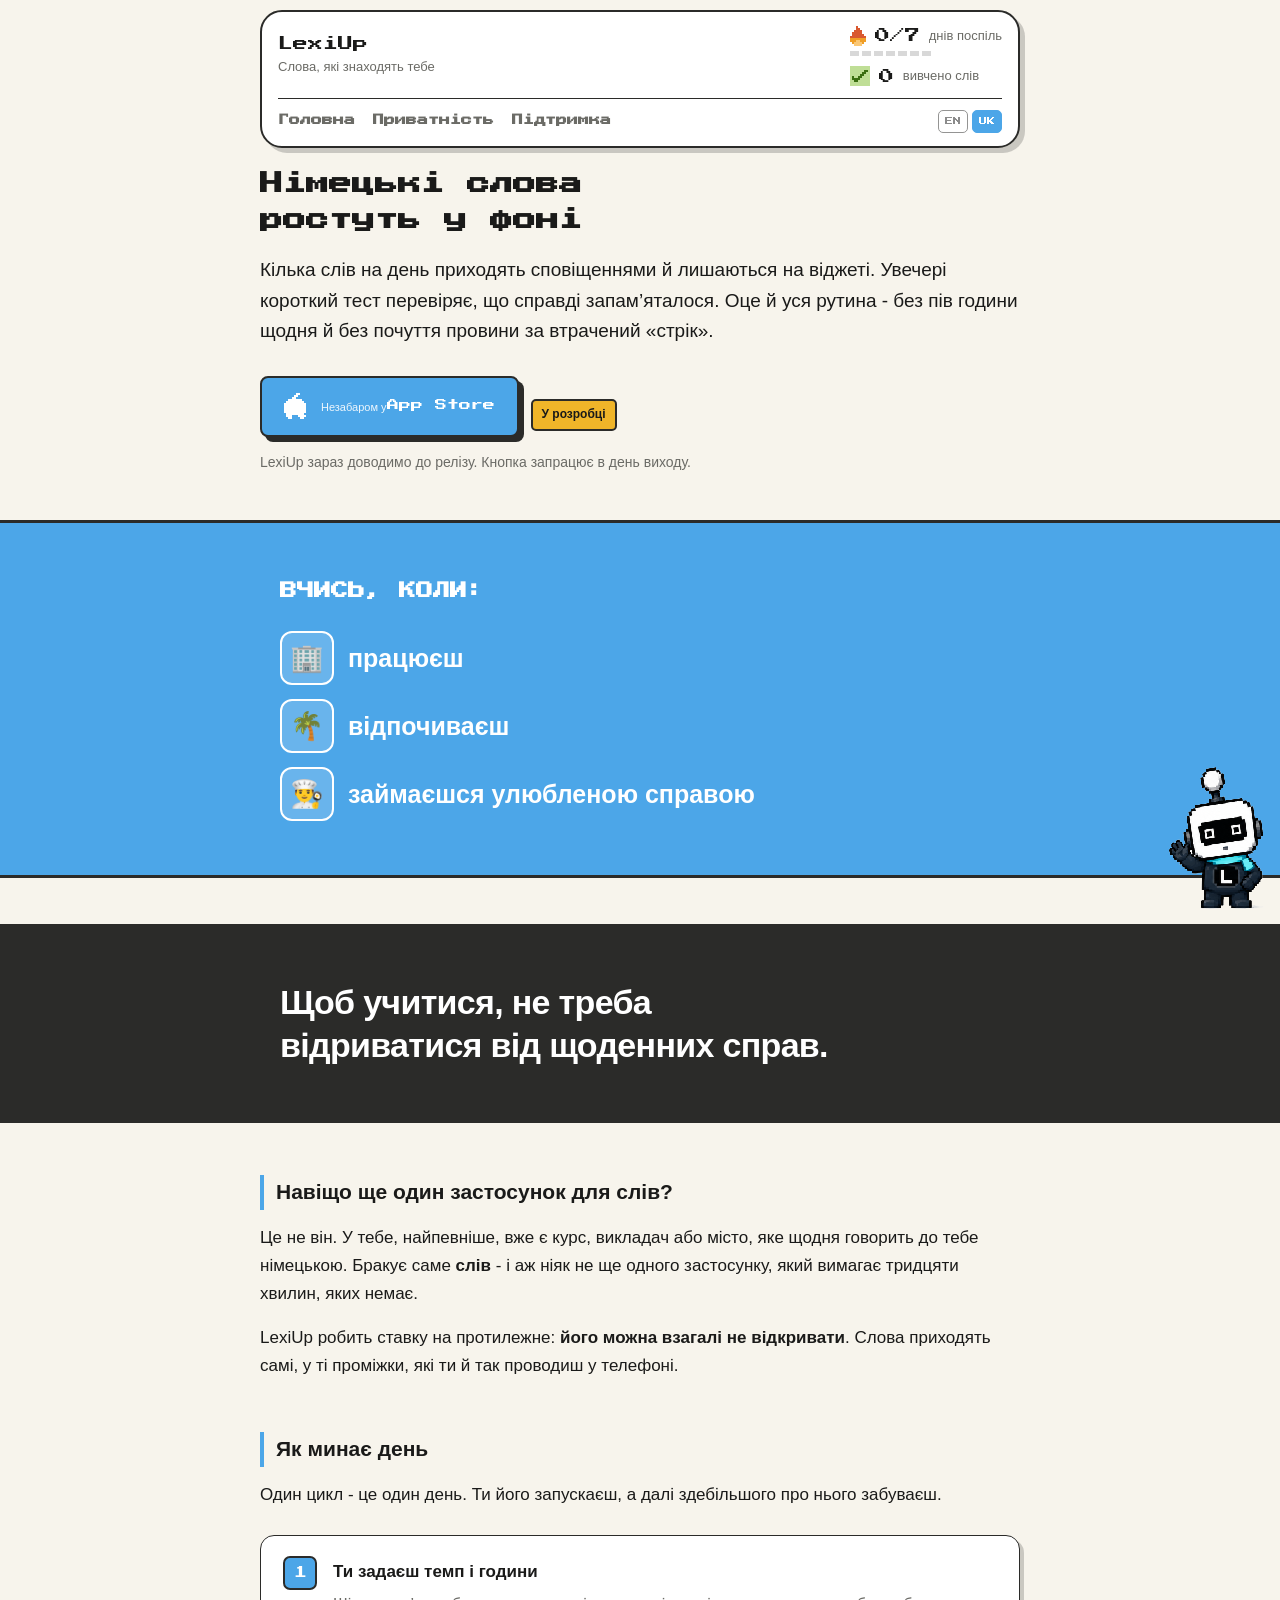
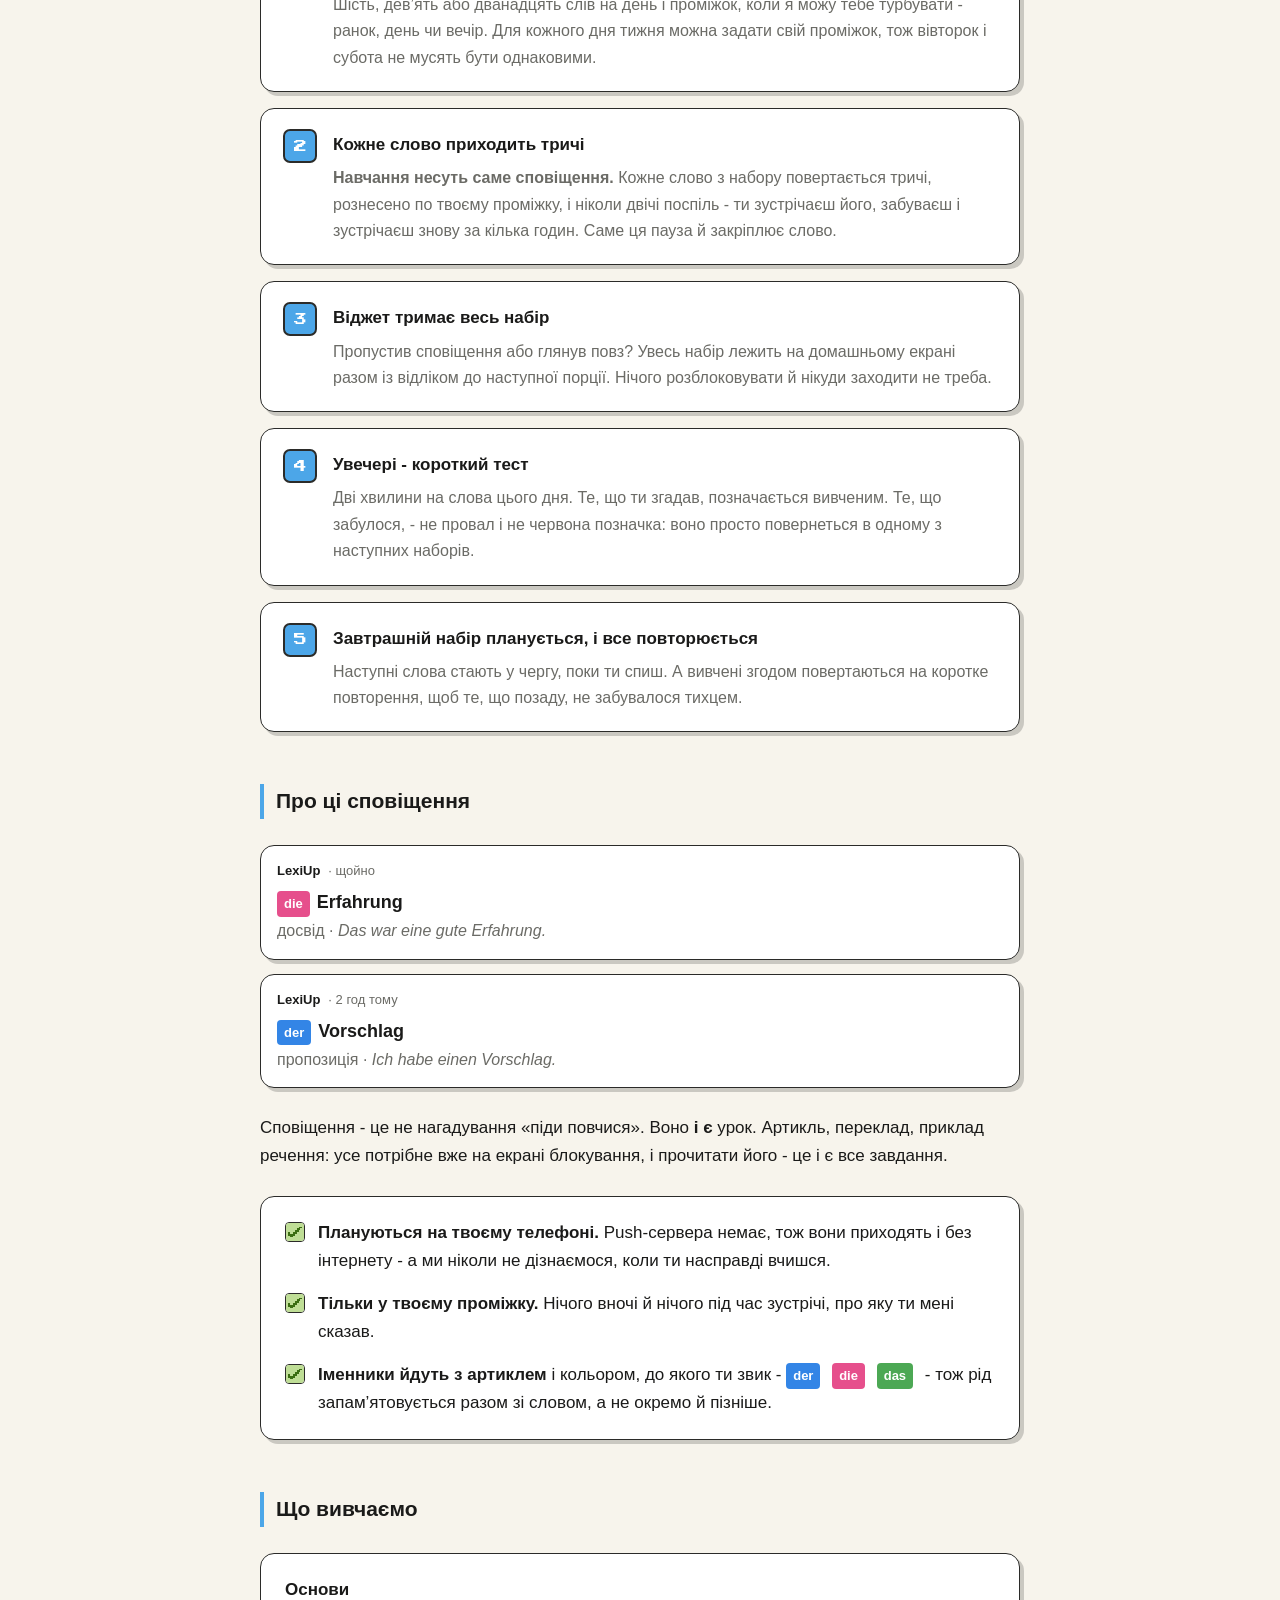
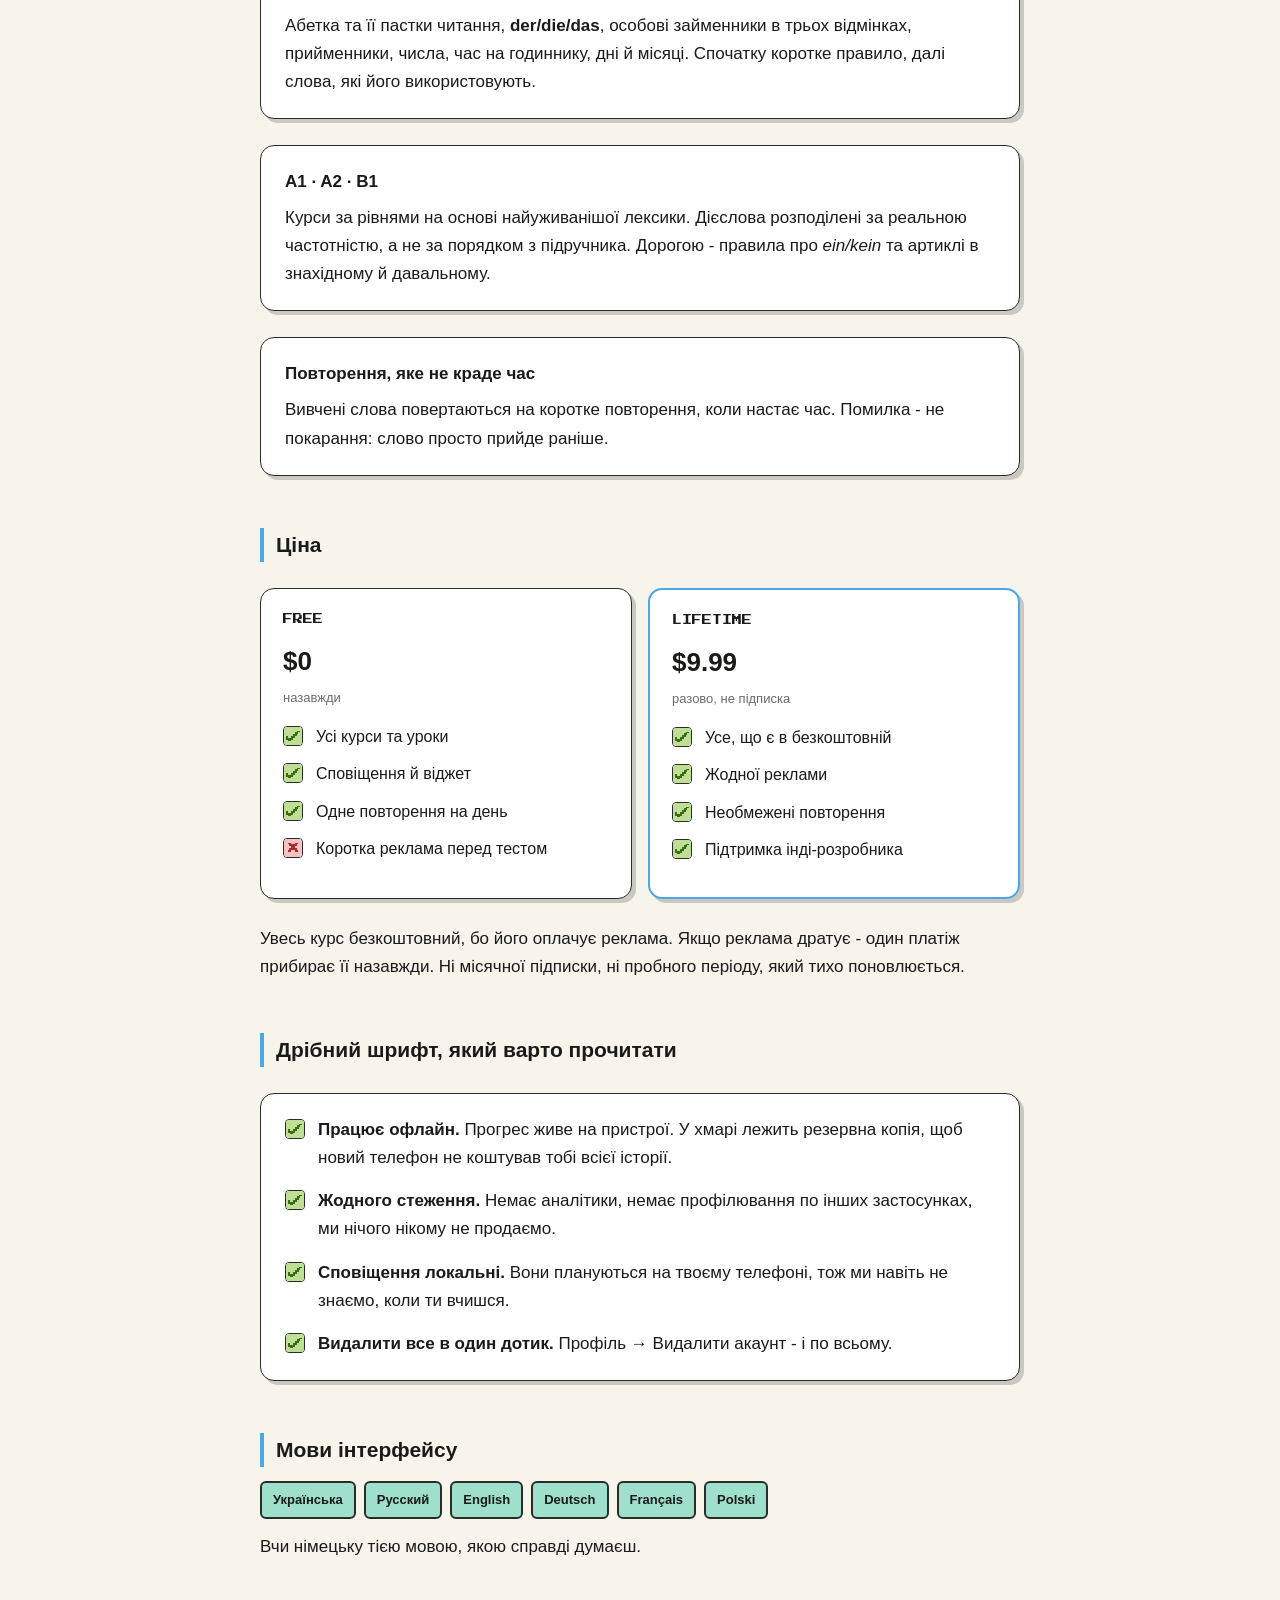
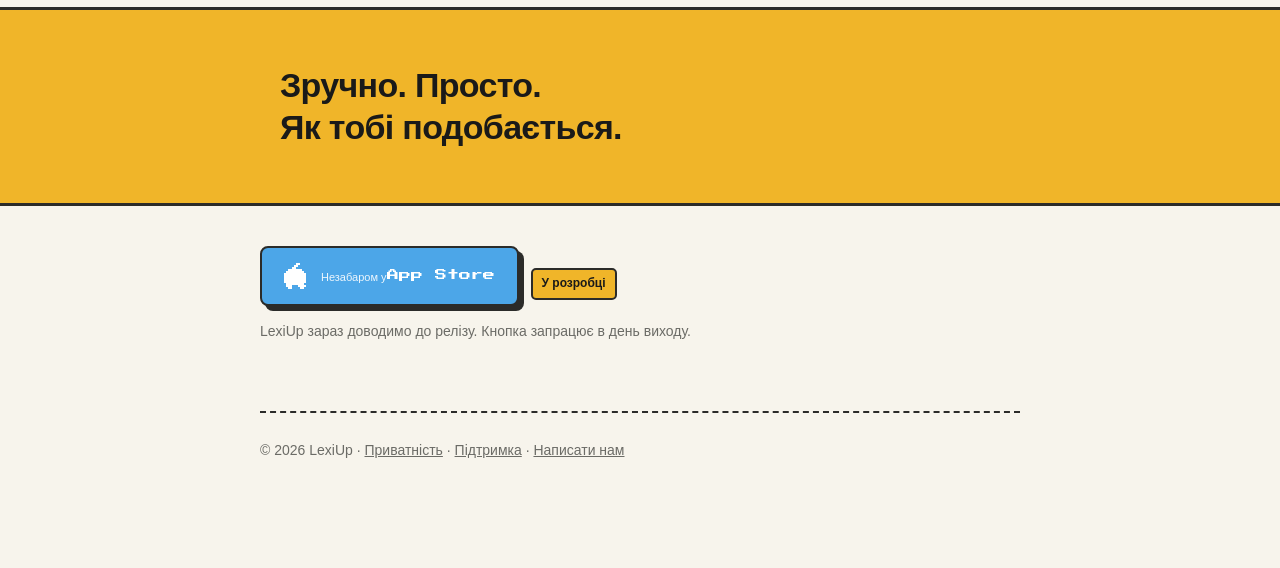
<file: ua/classic.html>
<!DOCTYPE html>
<html lang="uk">
<head>
<meta charset="utf-8">
<meta name="viewport" content="width=device-width, initial-scale=1">
<link rel="icon" type="image/png" href="/assets/LU_Avatar.png">
<link rel="apple-touch-icon" href="/assets/LU_Avatar.png">
<title>LexiUp - німецькі слова, які знаходять тебе</title>
<meta name="robots" content="noindex">
<link rel="alternate" hreflang="uk" href="https://lexiup.space/ua/classic.html">
<link rel="alternate" hreflang="en" href="https://lexiup.space/classic.html">
<style>
@font-face {
    font-family: "PressStart2P";
    src: url("/assets/PressStart2P-Regular.ttf") format("truetype");
    font-display: swap;
}

:root {
    /* Straight from PixelKit.swift */
    --bg: #f7f4ec;
    --card: #ffffff;
    --outline: #2b2b29;
    --shadow: rgba(43, 43, 41, 0.22);
    --text: #1a1a19;
    --muted: #6b6b66;
    --accent: #4ca6e8;
    --mint: #9ee0cc;
    --success: #70bf45;
    --celebrate: #f0b529;
    --der: #3385e6;
    --die: #e64f8c;
    --das: #4ca854;
}

@media (prefers-color-scheme: dark) {
    :root {
        --bg: #171714;
        --card: #262624;
        --outline: #70706b;
        --shadow: rgba(112, 112, 107, 0.22);
        --text: #f2f0ea;
        --muted: #9a9a92;
    }
}

* { box-sizing: border-box; }

body {
    margin: 0;
    padding: 0 20px 72px;
    background: var(--bg);
    color: var(--text);
    font: 17px/1.65 -apple-system, BlinkMacSystemFont, "Segoe UI", Roboto, sans-serif;
    -webkit-text-size-adjust: 100%;
}

.wrap { max-width: 760px; margin: 0 auto; }

/* ---- header ---- */

.topbar {
    display: flex;
    align-items: center;
    gap: 16px;
    padding: 34px 0 22px;
    flex-wrap: wrap;
}

.topbar img {
    width: 56px;
    height: 56px;
    border-radius: 50%;
    border: 2px solid var(--outline);
    background: var(--card);
    box-shadow: 4px 4px 0 var(--shadow);
    image-rendering: pixelated;
}

.name {
    font-family: "PressStart2P", ui-monospace, monospace;
    font-size: 18px;
    line-height: 1.3;
}

.tag { color: var(--muted); font-size: 14px; margin-top: 6px; }

/* ---- app-style progress chips (a mock of the app header, sample numbers) ---- */

.stats { margin-left: auto; display: flex; gap: 10px; }

.stat {
    display: flex;
    align-items: center;
    gap: 7px;
    background: var(--card);
    border: 2px solid var(--outline);
    border-radius: 8px;
    padding: 8px 11px;
    box-shadow: 3px 3px 0 var(--shadow);
}

.stat .num {
    font-family: "PressStart2P", ui-monospace, monospace;
    font-size: 12px;
    line-height: 1;
}

.stat .cap { font-size: 10px; color: var(--muted); line-height: 1.2; }
.stat .glyph { width: 16px; height: 16px; }

.bar {
    display: flex;
    align-items: center;
    gap: 10px;
    flex-wrap: wrap;
    padding: 4px 0 14px;
    margin-bottom: 30px;
    border-bottom: 2px solid var(--outline);
}

.langswitch { margin-left: auto; display: flex; gap: 6px; }

.langswitch a {
    font-family: "PressStart2P", ui-monospace, monospace;
    font-size: 9px;
    text-decoration: none;
    color: var(--text);
    border: 2px solid var(--outline);
    border-radius: 5px;
    padding: 7px 8px;
    background: var(--card);
}

.langswitch a.on { background: var(--accent); color: #fff; }

nav { display: flex; gap: 10px; flex-wrap: wrap; }

nav a {
    font-size: 13px;
    font-weight: 600;
    text-decoration: none;
    color: var(--text);
    background: var(--card);
    border: 2px solid var(--outline);
    border-radius: 6px;
    padding: 8px 14px;
    box-shadow: 3px 3px 0 var(--shadow);
    transition: transform .08s ease-out, box-shadow .08s ease-out;
}

nav a:hover { transform: translate(1px, 1px); box-shadow: 2px 2px 0 var(--shadow); }
nav a.current { background: var(--accent); color: #fff; }

/* ---- type ---- */

h1 {
    font-family: "PressStart2P", ui-monospace, monospace;
    font-size: 23px;
    line-height: 1.55;
    margin: 0 0 18px;
}

h2 {
    font-size: 21px;
    margin: 52px 0 14px;
    padding-left: 12px;
    border-left: 4px solid var(--accent);
}

h3 { font-size: 17px; margin: 26px 0 8px; }

.lede { font-size: 19px; line-height: 1.6; color: var(--text); margin-bottom: 26px; }

.updated {
    display: inline-block;
    font-family: "PressStart2P", ui-monospace, monospace;
    font-size: 9px;
    color: var(--muted);
    border: 2px solid var(--outline);
    border-radius: 5px;
    padding: 6px 9px;
    margin-bottom: 30px;
}

p { margin: 0 0 16px; }
ul { margin: 0 0 16px; padding-left: 22px; }
li { margin-bottom: 9px; }
a { color: var(--accent); }

/* ---- App Store button ---- */

.getwrap { margin: 30px 0 8px; }

.get {
    display: inline-flex;
    align-items: center;
    gap: 13px;
    text-decoration: none;
    background: var(--accent);
    color: #fff;
    border: 2px solid var(--outline);
    border-radius: 8px;
    padding: 14px 22px;
    box-shadow: 5px 5px 0 var(--outline);
    transition: transform .08s ease-out, box-shadow .08s ease-out;
}

.get:hover { transform: translate(2px, 2px); box-shadow: 3px 3px 0 var(--outline); }
.get .apple { display: block; }
.get .small { font-size: 11px; opacity: .9; line-height: 1.2; }
.get .big { font-family: "PressStart2P", ui-monospace, monospace; font-size: 12px; margin-top: 5px; }

.soon {
    display: inline-block;
    font-size: 12px;
    font-weight: 600;
    color: var(--text);
    background: var(--celebrate);
    border: 2px solid var(--outline);
    border-radius: 5px;
    padding: 4px 9px;
    margin-left: 12px;
    vertical-align: middle;
}

.getnote { color: var(--muted); font-size: 14px; margin-top: 14px; }

/* ---- sticker card ---- */

.card {
    background: var(--card);
    border: 1.5px solid var(--outline);
    border-radius: 14px;
    padding: 22px 24px;
    margin: 26px 0;
    box-shadow: 4px 4px 0 var(--shadow);
}

.card p:last-child, .card ul:last-child, .card .feature:last-child { margin-bottom: 0; }
.card h3:first-child { margin-top: 0; }

/* ---- numbered steps ---- */

.steps { display: grid; gap: 16px; margin: 26px 0; }

.step {
    display: flex;
    gap: 16px;
    align-items: flex-start;
    background: var(--card);
    border: 1.5px solid var(--outline);
    border-radius: 14px;
    padding: 20px 22px;
    box-shadow: 4px 4px 0 var(--shadow);
}

.step .n {
    flex: none;
    width: 34px;
    height: 34px;
    display: grid;
    place-items: center;
    font-family: "PressStart2P", ui-monospace, monospace;
    font-size: 13px;
    color: #fff;
    background: var(--accent);
    border: 2px solid var(--outline);
    border-radius: 7px;
}

.step h3 { margin: 2px 0 6px; font-size: 17px; }
.step p { margin: 0; color: var(--muted); font-size: 16px; }

/* ---- phone mock: a push and the widget ---- */

.mock { display: grid; gap: 14px; margin: 26px 0; }

.push {
    background: var(--card);
    border: 1.5px solid var(--outline);
    border-radius: 14px;
    padding: 14px 16px;
    box-shadow: 4px 4px 0 var(--shadow);
}

.push .head {
    display: flex;
    align-items: center;
    gap: 8px;
    font-size: 13px;
    color: var(--muted);
    margin-bottom: 7px;
}

.push .head b { color: var(--text); font-size: 13px; }
.push .word { font-size: 18px; font-weight: 700; }
.push .tr { color: var(--muted); font-size: 16px; }

.chip {
    display: inline-block;
    font-size: 13px;
    font-weight: 700;
    color: #fff;
    border-radius: 4px;
    padding: 2px 7px;
    margin-right: 7px;
}

.chip.der { background: var(--der); }
.chip.die { background: var(--die); }
.chip.das { background: var(--das); }

/* ---- feature ticks ---- */

.feature { display: flex; gap: 13px; align-items: flex-start; margin-bottom: 15px; }
.feature:last-child { margin-bottom: 0; }

/* The app's own glyphs - PixelGlyph.check and .cross - rather than a shape
   faked with pseudo-elements, which distorted at smaller sizes. */
.gtick {
    flex: none;
    display: block;
    margin-top: 3px;
    border: 1.5px solid var(--outline);
    border-radius: 4px;
}

/* ---- pricing ---- */

.plans { display: grid; grid-template-columns: 1fr 1fr; gap: 16px; margin: 26px 0; }

.plan {
    background: var(--card);
    border: 1.5px solid var(--outline);
    border-radius: 14px;
    padding: 22px;
    box-shadow: 4px 4px 0 var(--shadow);
}

.plan.best { border: 2.5px solid var(--accent); }

.plan .ptitle {
    font-family: "PressStart2P", ui-monospace, monospace;
    font-size: 10px;
    margin-bottom: 12px;
}

.plan .price { font-size: 26px; font-weight: 800; margin-bottom: 4px; }
.plan .per { color: var(--muted); font-size: 13px; margin-bottom: 16px; }
.plan .feature { font-size: 16px; margin-bottom: 11px; }
.plan .gtick { margin-top: 2px; }

/* ---- languages ---- */

.langs { display: flex; flex-wrap: wrap; gap: 8px; }

.lang {
    font-size: 13px;
    font-weight: 600;
    border: 2px solid var(--outline);
    border-radius: 6px;
    padding: 6px 11px;
    background: var(--mint);
    color: #1a1a19;
}

/* ---- full-bleed narrative band ---- */

.band {
    margin: 46px calc(50% - 50vw) 40px;
    padding: 54px calc(50vw - 50% + 20px);
    background: var(--accent);
    color: #fff;
    border-top: 3px solid var(--outline);
    border-bottom: 3px solid var(--outline);
}

.band.dark { background: var(--outline); }
.band.sun { background: var(--celebrate); color: #1a1a19; }

.band h2 {
    font-family: "PressStart2P", ui-monospace, monospace;
    font-size: 17px;
    line-height: 1.7;
    border: 0;
    padding: 0;
    margin: 0 0 26px;
    color: inherit;
}

.band .big {
    font-size: 34px;
    font-weight: 800;
    line-height: 1.25;
    letter-spacing: -0.02em;
    margin: 0;
}

.whens { display: grid; gap: 14px; margin-top: 26px; }

.when {
    display: flex;
    align-items: center;
    gap: 14px;
    font-size: 25px;
    font-weight: 700;
    line-height: 1.2;
}

.when .ic {
    flex: none;
    width: 54px;
    height: 54px;
    display: grid;
    place-items: center;
    font-size: 27px;
    background: rgba(255,255,255,.16);
    border: 2px solid currentColor;
    border-radius: 12px;
}

.band.sun .when .ic { background: rgba(0,0,0,.08); }

@media (max-width: 560px) {
    .band { padding: 38px calc(50vw - 50% + 20px); margin-top: 34px; }
    .band h2 { font-size: 13px; line-height: 1.8; }
    .band .big { font-size: 25px; }
    .when { font-size: 19px; gap: 11px; }
    .when .ic { width: 44px; height: 44px; font-size: 22px; }
}

/* ---- callout ---- */

.note {
    border-left: 4px solid var(--celebrate);
    background: var(--card);
    border-radius: 0 10px 10px 0;
    padding: 16px 18px;
    margin: 24px 0;
}

.note p:last-child { margin-bottom: 0; }

/* ---- footer ---- */

footer {
    margin-top: 68px;
    padding-top: 26px;
    border-top: 2px dashed var(--outline);
    color: var(--muted);
    font-size: 14px;
}

footer a { color: var(--muted); }

/* LU stands in the footer's corner - part of the page, not fixed to the
   window, where he floated over the conversation while scrolling. The slow
   sway is the only motion on the page. */
footer { position: relative; padding-right: 150px; padding-bottom: 34px; }

/* LU keeps the bottom-right corner of the window and floats above the
   thread. The squash, the dash and the landing are played from script -
   see the page's poke handler - so nothing here can outweigh them. */
.footsig {
    position: fixed;
    right: -26px;
    bottom: -24px;
    width: 168px;
    z-index: 5;
    cursor: pointer;
    -webkit-tap-highlight-color: transparent;
    transition: transform .44s cubic-bezier(.45, 0, .55, 1);
}

.footsig img {
    display: block;
    width: 100%;
    image-rendering: pixelated;
    transform-origin: bottom center;
    animation: lu-sway 4.5s ease-in-out infinite;
}

/* Two poses, one per side. Both ship in the markup so the swap has nothing
   to load at the moment he lands. */
.footsig .lu-l { display: none; }
.footsig.left .lu-r { display: none; }
.footsig.left .lu-l { display: block; }

/* The other post. Two only, so it reads as a dash across rather than
   random hopping. */
.footsig.left { left: -26px; right: auto; }

/* Out through the side edge and in from the opposite one: leaving right and
   arriving from the right are the same offset. */
.footsig.escaping, .footsig.entering { transform: translateX(190%); }
.footsig.left.escaping, .footsig.left.entering { transform: translateX(-190%); }
.footsig.no-anim { transition: none; }

@keyframes lu-sway {
    0%, 100% { transform: rotate(-3.5deg); }
    50%      { transform: rotate(3.5deg); }
}

.lusay {
    position: fixed;
    z-index: 6;
    right: 118px;
    bottom: 92px;
    max-width: 210px;
    background: var(--card);
    border: 2px solid var(--outline);
    border-radius: 14px 14px 4px 14px;
    box-shadow: 4px 4px 0 var(--shadow);
    padding: 10px 13px;
    font-size: 14px;
    font-weight: 600;
    line-height: 1.4;
    opacity: 0;
    transform: translateY(6px);
    transition: opacity .18s ease-out, transform .18s ease-out;
    pointer-events: none;
    z-index: 2;
}

.lusay.on { opacity: 1; transform: none; }

.lusay.left {
    left: 104px;
    right: auto;
    bottom: 104px;
    border-radius: 14px 14px 14px 4px;
}

@media (max-width: 560px) {
    .lusay { right: 104px; bottom: 80px; max-width: 175px; font-size: 13px; }
    .lusay.left { left: 74px; bottom: 92px; }
}

@keyframes lu-sway {
    0%, 100% { transform: rotate(-3.5deg); }
    50%      { transform: rotate(3.5deg); }
}

@media (prefers-reduced-motion: reduce) {
    .footsig img { animation: none; }
    .footsig { transition: none; }
}

@media (max-width: 560px) {
    footer { padding-right: 20px; }

    /* No negative offset here: the phone's bottom edge cut his legs off.
       He stands fully visible, just smaller. */
    .footsig { width: 118px; right: -14px; bottom: 10px; }
}

code {
    font-family: ui-monospace, SFMono-Regular, Menlo, monospace;
    font-size: 15px;
    background: var(--card);
    border: 1px solid var(--outline);
    border-radius: 5px;
    padding: 1px 6px;
}

@media (max-width: 560px) {
    .name { font-size: 15px; }
    h1 { font-size: 17px; line-height: 1.6; }
    h2 { font-size: 19px; }
    .lede { font-size: 17px; }
    .plans { grid-template-columns: 1fr; }
    .topbar img { width: 48px; height: 48px; }
    .topbar { padding: 26px 0 16px; }
    nav a { font-size: 12px; padding: 7px 11px; }
    .langswitch a { padding: 6px 7px; }
}

/* ---- the app's header card ---- */

/* Fixed, not sticky: out of the document flow, so shrinking it cannot
   change the page height and cannot move the scroll position. That is the
   whole reason the collapse is safe now. */
.stickyhead {
    position: fixed;
    top: 0;
    left: 0;
    right: 0;
    z-index: 100;
    background: var(--bg);
    padding: 10px 20px 0;
}

.stickyhead > .appcard { max-width: 760px; margin: 0 auto; }

/* Space is reserved once, for the EXPANDED height, and never changes. The
   collapsed header simply leaves a band of page background behind it, which
   is invisible because it is the same colour. */
/* display:none cannot be animated, so everything that disappears collapses
   through max-height and opacity instead. The header is fixed, so none of
   this moves the page. */
.appcard { transition: padding .22s ease; }

.appcard .bar,
.who-goal,
.srow .cap,
.segs {
    overflow: hidden;
    transition: max-height .24s ease, max-width .24s ease, opacity .18s ease,
                margin .24s ease, padding .24s ease, border-width .24s ease;
}

.appcard .bar { max-height: 70px; opacity: 1; }
.who-goal { max-height: 30px; opacity: 1; }
.srow .cap { max-height: 24px; max-width: 220px; opacity: 1; }
.segs { max-height: 16px; opacity: 1; }

#head.collapsed .appcard { padding-top: 10px; padding-bottom: 10px; }
#head.collapsed .bar { max-height: 0; opacity: 0; margin-top: 0; padding-top: 0; border-top-width: 0; }
#head.collapsed .who-goal { max-height: 0; opacity: 0; margin-top: 0; }
/* The app passes caption: nil in compact - the label does not exist, so it
   takes no width either. Collapsing only the height left the row stretched
   with a gap on the right. */
#head.collapsed .srow .cap { max-height: 0; max-width: 0; opacity: 0; margin: 0; }
#head.collapsed .segs { max-height: 0; opacity: 0; margin-top: 0; }

/* The two stats sit side by side once their captions are gone, otherwise
   the card stays as tall as it was and the collapse buys nothing. */
.appstats { transition: gap .24s ease; }
#head.collapsed .appstats { flex-direction: row; align-items: center; gap: 12px; }
#head.collapsed .srow { gap: 7px; }
#head.collapsed .who-name { font-size: 13px; }
#head.collapsed .appcard { padding-top: 9px; padding-bottom: 9px; }
#head.collapsed .cardtop { gap: 12px; }

/* The nav is the header's bottom section, the way the cheat sheets are in
   the app: a divider, then one flat row - not a second deck of buttons. */
.appcard .bar {
    margin: 11px 0 0;
    padding: 11px 0 0;
    border-top: 1.5px solid var(--outline);
    border-bottom: 0;
    display: flex;
    align-items: center;
    gap: 16px;
}

.appcard nav { gap: 18px; }

.appcard nav a {
    background: none;
    border: 0;
    box-shadow: none;
    padding: 0;
    font-family: "PressStart2P", ui-monospace, monospace;
    font-size: 11px;
    color: var(--muted);
}

.appcard nav a:hover { transform: none; box-shadow: none; color: var(--text); }
.appcard nav a.current { background: none; color: var(--accent); }

.appcard .langswitch { gap: 4px; }

.appcard .langswitch a {
    background: none;
    border: 1.5px solid var(--outline);
    opacity: .5;
    padding: 4px 6px;
    font-size: 8px;
}

.appcard .langswitch a.on { background: var(--accent); border-color: var(--accent); color: #fff; opacity: 1; }


.appcard {
    display: flex;
    flex-direction: column;
    gap: 0;
    background: var(--card);
    border: 2px solid var(--outline);
    border-radius: 22px;
    padding: 13px 16px;
    box-shadow: 5px 5px 0 var(--shadow);
}

.cardtop { display: flex; align-items: center; gap: 14px; }

.appcard .ava {
    flex: none;
    width: 54px;
    height: 54px;
    border-radius: 50%;
    border: 2px solid var(--outline);
    background: var(--bg);
    image-rendering: pixelated;
    transition: width .18s ease-out, height .18s ease-out;
}

.who-name {
    font-family: "PressStart2P", ui-monospace, monospace;
    font-size: 15px;
    line-height: 1.3;
}
.who-goal { font-size: 13px; color: var(--muted); margin-top: 3px; }

.appstats { margin-left: auto; display: flex; flex-direction: column; gap: 9px; }

.srow { display: flex; align-items: center; gap: 9px; }
.srow .g { flex: none; display: block; }
.srow .num { font-family: "PressStart2P", ui-monospace, monospace; font-size: 15px; line-height: 1; }
.srow .cap { font-size: 13px; color: var(--muted); white-space: nowrap; }

/* segmented progress bar, same idea as PixelProgressBar */
.segs { display: flex; gap: 3px; margin-top: 5px; }
.seg { width: 9px; height: 5px; background: var(--outline); opacity: .18; }
.seg.on { background: var(--celebrate); opacity: 1; }

@media (max-width: 560px) {
    .who-name { font-size: 12px; }
    .who-goal { font-size: 12px; }
    .srow .cap { font-size: 11px; }
    .srow .num { font-size: 13px; }
    /* gap must stay 0: the card is a column, and a flex gap survives even
       when the collapsed nav has zero height - that was the empty band
       under the row. */
    .appcard { gap: 0; padding: 12px; border-radius: 18px; }
    .appcard .ava { width: 44px; height: 44px; }
}

@media (max-width: 560px) {
    .appcard nav { gap: 12px; }
    .appcard nav a { font-size: 9px; }
    .appcard .bar { gap: 10px; }
}

@media (max-width: 400px) {
    .srow .cap { display: none; }
    .appcard nav a { font-size: 8px; }
}
</style>
</head>
<body>
<div class="wrap">

<svg width="0" height="0" style="position:absolute" aria-hidden="true"><symbol id="gcheck" viewBox="0 0 20 20"><rect x="0" y="0" width="20" height="2" fill="#BFDE96"/><rect x="0" y="2" width="20" height="2" fill="#BFDE96"/><rect x="0" y="4" width="14" height="2" fill="#BFDE96"/><rect x="14" y="4" width="4" height="2" fill="#3B6E12"/><rect x="18" y="4" width="2" height="2" fill="#BFDE96"/><rect x="0" y="6" width="12" height="2" fill="#BFDE96"/><rect x="12" y="6" width="4" height="2" fill="#3B6E12"/><rect x="16" y="6" width="4" height="2" fill="#BFDE96"/><rect x="0" y="8" width="10" height="2" fill="#BFDE96"/><rect x="10" y="8" width="4" height="2" fill="#3B6E12"/><rect x="14" y="8" width="6" height="2" fill="#BFDE96"/><rect x="0" y="10" width="2" height="2" fill="#BFDE96"/><rect x="2" y="10" width="2" height="2" fill="#3B6E12"/><rect x="4" y="10" width="4" height="2" fill="#BFDE96"/><rect x="8" y="10" width="4" height="2" fill="#3B6E12"/><rect x="12" y="10" width="8" height="2" fill="#BFDE96"/><rect x="0" y="12" width="2" height="2" fill="#BFDE96"/><rect x="2" y="12" width="8" height="2" fill="#3B6E12"/><rect x="10" y="12" width="10" height="2" fill="#BFDE96"/><rect x="0" y="14" width="4" height="2" fill="#BFDE96"/><rect x="4" y="14" width="4" height="2" fill="#3B6E12"/><rect x="8" y="14" width="12" height="2" fill="#BFDE96"/><rect x="0" y="16" width="20" height="2" fill="#BFDE96"/><rect x="0" y="18" width="20" height="2" fill="#BFDE96"/></symbol><symbol id="gcross" viewBox="0 0 20 20"><rect x="0" y="0" width="20" height="2" fill="#F7C2C2"/><rect x="0" y="2" width="20" height="2" fill="#F7C2C2"/><rect x="0" y="4" width="4" height="2" fill="#F7C2C2"/><rect x="4" y="4" width="4" height="2" fill="#A32E2E"/><rect x="8" y="4" width="4" height="2" fill="#F7C2C2"/><rect x="12" y="4" width="4" height="2" fill="#A32E2E"/><rect x="16" y="4" width="4" height="2" fill="#F7C2C2"/><rect x="0" y="6" width="6" height="2" fill="#F7C2C2"/><rect x="6" y="6" width="8" height="2" fill="#A32E2E"/><rect x="14" y="6" width="6" height="2" fill="#F7C2C2"/><rect x="0" y="8" width="8" height="2" fill="#F7C2C2"/><rect x="8" y="8" width="4" height="2" fill="#A32E2E"/><rect x="12" y="8" width="8" height="2" fill="#F7C2C2"/><rect x="0" y="10" width="6" height="2" fill="#F7C2C2"/><rect x="6" y="10" width="8" height="2" fill="#A32E2E"/><rect x="14" y="10" width="6" height="2" fill="#F7C2C2"/><rect x="0" y="12" width="4" height="2" fill="#F7C2C2"/><rect x="4" y="12" width="4" height="2" fill="#A32E2E"/><rect x="8" y="12" width="4" height="2" fill="#F7C2C2"/><rect x="12" y="12" width="4" height="2" fill="#A32E2E"/><rect x="16" y="12" width="4" height="2" fill="#F7C2C2"/><rect x="0" y="14" width="20" height="2" fill="#F7C2C2"/><rect x="0" y="16" width="20" height="2" fill="#F7C2C2"/><rect x="0" y="18" width="20" height="2" fill="#F7C2C2"/></symbol></svg>
<div class="stickyhead" id="head">
    <div class="appcard">
      <div class="cardtop">
        <div>
            <div class="who-name">LexiUp</div>
            <div class="who-goal">Слова, які знаходять тебе</div>
        </div>
        <div class="appstats">
            <div>
                <div class="srow">
                    <svg class="g" viewBox="0 0 16 20" width="16" height="20" shape-rendering="crispEdges" aria-hidden="true"><rect x="6" y="0" width="2" height="2" fill="#D95930"/><rect x="6" y="2" width="4" height="2" fill="#D95930"/><rect x="4" y="4" width="8" height="2" fill="#D95930"/><rect x="2" y="6" width="10" height="2" fill="#D95930"/><rect x="2" y="8" width="12" height="2" fill="#D95930"/><rect x="0" y="10" width="16" height="2" fill="#D95930"/><rect x="0" y="12" width="16" height="2" fill="#F09E26"/><rect x="0" y="14" width="6" height="2" fill="#F09E26"/><rect x="6" y="14" width="4" height="2" fill="#FAC775"/><rect x="10" y="14" width="6" height="2" fill="#F09E26"/><rect x="2" y="16" width="2" height="2" fill="#F09E26"/><rect x="4" y="16" width="8" height="2" fill="#FAC775"/><rect x="12" y="16" width="2" height="2" fill="#F09E26"/><rect x="4" y="18" width="8" height="2" fill="#FAC775"/></svg>
                    <span class="num" id="streak">0/7</span>
                    <span class="cap">днів поспіль</span>
                </div>
                <div class="segs" id="segs"><span class="seg" data-i="0"></span><span class="seg" data-i="1"></span><span class="seg" data-i="2"></span><span class="seg" data-i="3"></span><span class="seg" data-i="4"></span><span class="seg" data-i="5"></span><span class="seg" data-i="6"></span></div>
            </div>
            <div class="srow">
                <svg class="g" viewBox="0 0 20 20" width="20" height="20" shape-rendering="crispEdges" aria-hidden="true"><rect x="0" y="0" width="20" height="2" fill="#BFDE96"/><rect x="0" y="2" width="20" height="2" fill="#BFDE96"/><rect x="0" y="4" width="14" height="2" fill="#BFDE96"/><rect x="14" y="4" width="4" height="2" fill="#3B6E12"/><rect x="18" y="4" width="2" height="2" fill="#BFDE96"/><rect x="0" y="6" width="12" height="2" fill="#BFDE96"/><rect x="12" y="6" width="4" height="2" fill="#3B6E12"/><rect x="16" y="6" width="4" height="2" fill="#BFDE96"/><rect x="0" y="8" width="10" height="2" fill="#BFDE96"/><rect x="10" y="8" width="4" height="2" fill="#3B6E12"/><rect x="14" y="8" width="6" height="2" fill="#BFDE96"/><rect x="0" y="10" width="2" height="2" fill="#BFDE96"/><rect x="2" y="10" width="2" height="2" fill="#3B6E12"/><rect x="4" y="10" width="4" height="2" fill="#BFDE96"/><rect x="8" y="10" width="4" height="2" fill="#3B6E12"/><rect x="12" y="10" width="8" height="2" fill="#BFDE96"/><rect x="0" y="12" width="2" height="2" fill="#BFDE96"/><rect x="2" y="12" width="8" height="2" fill="#3B6E12"/><rect x="10" y="12" width="10" height="2" fill="#BFDE96"/><rect x="0" y="14" width="4" height="2" fill="#BFDE96"/><rect x="4" y="14" width="4" height="2" fill="#3B6E12"/><rect x="8" y="14" width="12" height="2" fill="#BFDE96"/><rect x="0" y="16" width="20" height="2" fill="#BFDE96"/><rect x="0" y="18" width="20" height="2" fill="#BFDE96"/></svg>
                <span class="num" id="learned">0</span>
                <span class="cap">вивчено слів</span>
            </div>
        </div>
      </div>
      <div class="bar">
    <nav>
        <a href="/ua/index.html">Головна</a>
    <a href="/ua/privacy.html">Приватність</a>
    <a href="/ua/support.html">Підтримка</a>
    </nav>
    <div class="langswitch"><a href="/classic.html">EN</a><a class="on" href="/ua/classic.html">UK</a></div>
</div>
    </div>
</div>


<h1>Німецькі слова<br>ростуть у фоні</h1>

<p class="lede">Кілька слів на день приходять сповіщеннями й лишаються на віджеті. Увечері короткий тест перевіряє, що справді запам&rsquo;яталося. Оце й уся рутина - без пів години щодня й без почуття провини за втрачений «стрік».</p>

<div class="getwrap">
    <a class="get" href="#" aria-disabled="true"><svg class="apple" viewBox="0 0 24 26" width="24" height="26" fill="#fff" shape-rendering="crispEdges" aria-hidden="true"><rect x="12" y="0" width="2" height="2"/><rect x="14" y="0" width="2" height="2"/><rect x="10" y="2" width="2" height="2"/><rect x="12" y="2" width="2" height="2"/><rect x="8" y="4" width="2" height="2"/><rect x="10" y="4" width="2" height="2"/><rect x="4" y="6" width="2" height="2"/><rect x="6" y="6" width="2" height="2"/><rect x="8" y="6" width="2" height="2"/><rect x="10" y="6" width="2" height="2"/><rect x="12" y="6" width="2" height="2"/><rect x="14" y="6" width="2" height="2"/><rect x="16" y="6" width="2" height="2"/><rect x="2" y="8" width="2" height="2"/><rect x="4" y="8" width="2" height="2"/><rect x="6" y="8" width="2" height="2"/><rect x="8" y="8" width="2" height="2"/><rect x="10" y="8" width="2" height="2"/><rect x="12" y="8" width="2" height="2"/><rect x="14" y="8" width="2" height="2"/><rect x="16" y="8" width="2" height="2"/><rect x="18" y="8" width="2" height="2"/><rect x="0" y="10" width="2" height="2"/><rect x="2" y="10" width="2" height="2"/><rect x="4" y="10" width="2" height="2"/><rect x="6" y="10" width="2" height="2"/><rect x="8" y="10" width="2" height="2"/><rect x="10" y="10" width="2" height="2"/><rect x="12" y="10" width="2" height="2"/><rect x="14" y="10" width="2" height="2"/><rect x="16" y="10" width="2" height="2"/><rect x="18" y="10" width="2" height="2"/><rect x="20" y="10" width="2" height="2"/><rect x="0" y="12" width="2" height="2"/><rect x="2" y="12" width="2" height="2"/><rect x="4" y="12" width="2" height="2"/><rect x="6" y="12" width="2" height="2"/><rect x="8" y="12" width="2" height="2"/><rect x="10" y="12" width="2" height="2"/><rect x="12" y="12" width="2" height="2"/><rect x="14" y="12" width="2" height="2"/><rect x="16" y="12" width="2" height="2"/><rect x="18" y="12" width="2" height="2"/><rect x="20" y="12" width="2" height="2"/><rect x="0" y="14" width="2" height="2"/><rect x="2" y="14" width="2" height="2"/><rect x="4" y="14" width="2" height="2"/><rect x="6" y="14" width="2" height="2"/><rect x="8" y="14" width="2" height="2"/><rect x="10" y="14" width="2" height="2"/><rect x="12" y="14" width="2" height="2"/><rect x="14" y="14" width="2" height="2"/><rect x="16" y="14" width="2" height="2"/><rect x="18" y="14" width="2" height="2"/><rect x="20" y="14" width="2" height="2"/><rect x="0" y="16" width="2" height="2"/><rect x="2" y="16" width="2" height="2"/><rect x="4" y="16" width="2" height="2"/><rect x="6" y="16" width="2" height="2"/><rect x="8" y="16" width="2" height="2"/><rect x="10" y="16" width="2" height="2"/><rect x="12" y="16" width="2" height="2"/><rect x="14" y="16" width="2" height="2"/><rect x="16" y="16" width="2" height="2"/><rect x="18" y="16" width="2" height="2"/><rect x="20" y="16" width="2" height="2"/><rect x="0" y="18" width="2" height="2"/><rect x="2" y="18" width="2" height="2"/><rect x="4" y="18" width="2" height="2"/><rect x="6" y="18" width="2" height="2"/><rect x="8" y="18" width="2" height="2"/><rect x="10" y="18" width="2" height="2"/><rect x="12" y="18" width="2" height="2"/><rect x="14" y="18" width="2" height="2"/><rect x="16" y="18" width="2" height="2"/><rect x="18" y="18" width="2" height="2"/><rect x="20" y="18" width="2" height="2"/><rect x="2" y="20" width="2" height="2"/><rect x="4" y="20" width="2" height="2"/><rect x="6" y="20" width="2" height="2"/><rect x="8" y="20" width="2" height="2"/><rect x="10" y="20" width="2" height="2"/><rect x="12" y="20" width="2" height="2"/><rect x="14" y="20" width="2" height="2"/><rect x="16" y="20" width="2" height="2"/><rect x="18" y="20" width="2" height="2"/><rect x="2" y="22" width="2" height="2"/><rect x="4" y="22" width="2" height="2"/><rect x="6" y="22" width="2" height="2"/><rect x="14" y="22" width="2" height="2"/><rect x="16" y="22" width="2" height="2"/><rect x="18" y="22" width="2" height="2"/><rect x="20" y="22" width="2" height="2"/><rect x="4" y="24" width="2" height="2"/><rect x="6" y="24" width="2" height="2"/><rect x="16" y="24" width="2" height="2"/><rect x="18" y="24" width="2" height="2"/></svg><span><span class="small">Незабаром у</span><span class="big">App Store</span></span></a><span class="soon">У розробці</span>
    <p class="getnote">LexiUp зараз доводимо до релізу. Кнопка запрацює в день виходу.</p>
</div>

<div class="band">
    <h2>ВЧИСЬ, КОЛИ:</h2>
    <div class="whens">
        <div class="when"><span class="ic">&#127970;</span>працюєш</div>
        <div class="when"><span class="ic">&#127796;</span>відпочиваєш</div>
        <div class="when"><span class="ic">&#128104;&#8205;&#127859;</span>займаєшся улюбленою справою</div>
    </div>
</div>

<div class="band dark">
    <p class="big">Щоб учитися, не треба<br>відриватися від щоденних справ.</p>
</div>

<h2>Навіщо ще один застосунок для слів?</h2>

<p>Це не він. У тебе, найпевніше, вже є курс, викладач або місто, яке щодня говорить до тебе німецькою. Бракує саме <strong>слів</strong> - і аж ніяк не ще одного застосунку, який вимагає тридцяти хвилин, яких немає.</p>

<p>LexiUp робить ставку на протилежне: <strong>його можна взагалі не відкривати</strong>. Слова приходять самі, у ті проміжки, які ти й так проводиш у телефоні.</p>

<h2>Як минає день</h2>

<p>Один цикл - це один день. Ти його запускаєш, а далі здебільшого про нього забуваєш.</p>

<div class="steps">
    <div class="step">
        <div class="n">1</div>
        <div>
            <h3>Ти задаєш темп і години</h3>
            <p>Шість, дев&rsquo;ять або дванадцять слів на день і проміжок, коли я можу тебе турбувати - ранок, день чи вечір. Для кожного дня тижня можна задати свій проміжок, тож вівторок і субота не мусять бути однаковими.</p>
        </div>
    </div>
    <div class="step">
        <div class="n">2</div>
        <div>
            <h3>Кожне слово приходить тричі</h3>
            <p><strong>Навчання несуть саме сповіщення.</strong> Кожне слово з набору повертається тричі, рознесено по твоєму проміжку, і ніколи двічі поспіль - ти зустрічаєш його, забуваєш і зустрічаєш знову за кілька годин. Саме ця пауза й закріплює слово.</p>
        </div>
    </div>
    <div class="step">
        <div class="n">3</div>
        <div>
            <h3>Віджет тримає весь набір</h3>
            <p>Пропустив сповіщення або глянув повз? Увесь набір лежить на домашньому екрані разом із відліком до наступної порції. Нічого розблоковувати й нікуди заходити не треба.</p>
        </div>
    </div>
    <div class="step">
        <div class="n">4</div>
        <div>
            <h3>Увечері - короткий тест</h3>
            <p>Дві хвилини на слова цього дня. Те, що ти згадав, позначається вивченим. Те, що забулося, - не провал і не червона позначка: воно просто повернеться в одному з наступних наборів.</p>
        </div>
    </div>
    <div class="step">
        <div class="n">5</div>
        <div>
            <h3>Завтрашній набір планується, і все повторюється</h3>
            <p>Наступні слова стають у чергу, поки ти спиш. А вивчені згодом повертаються на коротке повторення, щоб те, що позаду, не забувалося тихцем.</p>
        </div>
    </div>
</div>

<h2>Про ці сповіщення</h2>

<div class="mock">
    <div class="push">
        <div class="head"><b>LexiUp</b><span>&middot; щойно</span></div>
        <div class="word"><span class="chip die">die</span>Erfahrung</div>
        <div class="tr">досвід &middot; <em>Das war eine gute Erfahrung.</em></div>
    </div>
    <div class="push">
        <div class="head"><b>LexiUp</b><span>&middot; 2 год тому</span></div>
        <div class="word"><span class="chip der">der</span>Vorschlag</div>
        <div class="tr">пропозиція &middot; <em>Ich habe einen Vorschlag.</em></div>
    </div>
</div>

<p>Сповіщення - це не нагадування «піди повчися». Воно <strong>і є</strong> урок. Артикль, переклад, приклад речення: усе потрібне вже на екрані блокування, і прочитати його - це і є все завдання.</p>

<div class="card">
    <div class="feature"><svg class="gtick" width="20" height="20" shape-rendering="crispEdges" aria-hidden="true"><use href="#gcheck"/></svg><div><strong>Плануються на твоєму телефоні.</strong> Push-сервера немає, тож вони приходять і без інтернету - а ми ніколи не дізнаємося, коли ти насправді вчишся.</div></div>
    <div class="feature"><svg class="gtick" width="20" height="20" shape-rendering="crispEdges" aria-hidden="true"><use href="#gcheck"/></svg><div><strong>Тільки у твоєму проміжку.</strong> Нічого вночі й нічого під час зустрічі, про яку ти мені сказав.</div></div>
    <div class="feature"><svg class="gtick" width="20" height="20" shape-rendering="crispEdges" aria-hidden="true"><use href="#gcheck"/></svg><div><strong>Іменники йдуть з артиклем</strong> і кольором, до якого ти звик - <span class="chip der">der</span> <span class="chip die">die</span> <span class="chip das">das</span> - тож рід запам&rsquo;ятовується разом зі словом, а не окремо й пізніше.</div></div>
</div>

<h2>Що вивчаємо</h2>

<div class="card">
    <h3>Основи</h3>
    <p>Абетка та її пастки читання, <strong>der/die/das</strong>, особові займенники в трьох відмінках, прийменники, числа, час на годиннику, дні й місяці. Спочатку коротке правило, далі слова, які його використовують.</p>
</div>

<div class="card">
    <h3>A1 &middot; A2 &middot; B1</h3>
    <p>Курси за рівнями на основі найуживанішої лексики. Дієслова розподілені за реальною частотністю, а не за порядком з підручника. Дорогою - правила про <em>ein/kein</em> та артиклі в знахідному й давальному.</p>
</div>

<div class="card">
    <h3>Повторення, яке не краде час</h3>
    <p>Вивчені слова повертаються на коротке повторення, коли настає час. Помилка - не покарання: слово просто прийде раніше.</p>
</div>

<h2>Ціна</h2>

<div class="plans">
    <div class="plan">
        <div class="ptitle">FREE</div>
        <div class="price">$0</div>
        <div class="per">назавжди</div>
        <div class="feature"><svg class="gtick" width="20" height="20" shape-rendering="crispEdges" aria-hidden="true"><use href="#gcheck"/></svg><div>Усі курси та уроки</div></div>
        <div class="feature"><svg class="gtick" width="20" height="20" shape-rendering="crispEdges" aria-hidden="true"><use href="#gcheck"/></svg><div>Сповіщення й віджет</div></div>
        <div class="feature"><svg class="gtick" width="20" height="20" shape-rendering="crispEdges" aria-hidden="true"><use href="#gcheck"/></svg><div>Одне повторення на день</div></div>
        <div class="feature"><svg class="gtick" width="20" height="20" shape-rendering="crispEdges" aria-hidden="true"><use href="#gcross"/></svg><div>Коротка реклама перед тестом</div></div>
    </div>
    <div class="plan best">
        <div class="ptitle">LIFETIME</div>
        <div class="price">$9.99</div>
        <div class="per">разово, не підписка</div>
        <div class="feature"><svg class="gtick" width="20" height="20" shape-rendering="crispEdges" aria-hidden="true"><use href="#gcheck"/></svg><div>Усе, що є в безкоштовній</div></div>
        <div class="feature"><svg class="gtick" width="20" height="20" shape-rendering="crispEdges" aria-hidden="true"><use href="#gcheck"/></svg><div>Жодної реклами</div></div>
        <div class="feature"><svg class="gtick" width="20" height="20" shape-rendering="crispEdges" aria-hidden="true"><use href="#gcheck"/></svg><div>Необмежені повторення</div></div>
        <div class="feature"><svg class="gtick" width="20" height="20" shape-rendering="crispEdges" aria-hidden="true"><use href="#gcheck"/></svg><div>Підтримка інді-розробника</div></div>
    </div>
</div>

<p>Увесь курс безкоштовний, бо його оплачує реклама. Якщо реклама дратує - один платіж прибирає її назавжди. Ні місячної підписки, ні пробного періоду, який тихо поновлюється.</p>

<h2>Дрібний шрифт, який варто прочитати</h2>

<div class="card">
    <div class="feature"><svg class="gtick" width="20" height="20" shape-rendering="crispEdges" aria-hidden="true"><use href="#gcheck"/></svg><div><strong>Працює офлайн.</strong> Прогрес живе на пристрої. У хмарі лежить резервна копія, щоб новий телефон не коштував тобі всієї історії.</div></div>
    <div class="feature"><svg class="gtick" width="20" height="20" shape-rendering="crispEdges" aria-hidden="true"><use href="#gcheck"/></svg><div><strong>Жодного стеження.</strong> Немає аналітики, немає профілювання по інших застосунках, ми нічого нікому не продаємо.</div></div>
    <div class="feature"><svg class="gtick" width="20" height="20" shape-rendering="crispEdges" aria-hidden="true"><use href="#gcheck"/></svg><div><strong>Сповіщення локальні.</strong> Вони плануються на твоєму телефоні, тож ми навіть не знаємо, коли ти вчишся.</div></div>
    <div class="feature"><svg class="gtick" width="20" height="20" shape-rendering="crispEdges" aria-hidden="true"><use href="#gcheck"/></svg><div><strong>Видалити все в один дотик.</strong> Профіль &rarr; Видалити акаунт - і по всьому.</div></div>
</div>

<h2>Мови інтерфейсу</h2>
<div class="langs">
    <span class="lang">Українська</span>
    <span class="lang">Русский</span>
    <span class="lang">English</span>
    <span class="lang">Deutsch</span>
    <span class="lang">Français</span>
    <span class="lang">Polski</span>
</div>
<p style="margin-top:14px">Вчи німецьку тією мовою, якою справді думаєш.</p>

<div class="band sun">
    <p class="big">Зручно. Просто.<br>Як тобі подобається.</p>
</div>

<div class="getwrap">
    <a class="get" href="#" aria-disabled="true"><svg class="apple" viewBox="0 0 24 26" width="24" height="26" fill="#fff" shape-rendering="crispEdges" aria-hidden="true"><rect x="12" y="0" width="2" height="2"/><rect x="14" y="0" width="2" height="2"/><rect x="10" y="2" width="2" height="2"/><rect x="12" y="2" width="2" height="2"/><rect x="8" y="4" width="2" height="2"/><rect x="10" y="4" width="2" height="2"/><rect x="4" y="6" width="2" height="2"/><rect x="6" y="6" width="2" height="2"/><rect x="8" y="6" width="2" height="2"/><rect x="10" y="6" width="2" height="2"/><rect x="12" y="6" width="2" height="2"/><rect x="14" y="6" width="2" height="2"/><rect x="16" y="6" width="2" height="2"/><rect x="2" y="8" width="2" height="2"/><rect x="4" y="8" width="2" height="2"/><rect x="6" y="8" width="2" height="2"/><rect x="8" y="8" width="2" height="2"/><rect x="10" y="8" width="2" height="2"/><rect x="12" y="8" width="2" height="2"/><rect x="14" y="8" width="2" height="2"/><rect x="16" y="8" width="2" height="2"/><rect x="18" y="8" width="2" height="2"/><rect x="0" y="10" width="2" height="2"/><rect x="2" y="10" width="2" height="2"/><rect x="4" y="10" width="2" height="2"/><rect x="6" y="10" width="2" height="2"/><rect x="8" y="10" width="2" height="2"/><rect x="10" y="10" width="2" height="2"/><rect x="12" y="10" width="2" height="2"/><rect x="14" y="10" width="2" height="2"/><rect x="16" y="10" width="2" height="2"/><rect x="18" y="10" width="2" height="2"/><rect x="20" y="10" width="2" height="2"/><rect x="0" y="12" width="2" height="2"/><rect x="2" y="12" width="2" height="2"/><rect x="4" y="12" width="2" height="2"/><rect x="6" y="12" width="2" height="2"/><rect x="8" y="12" width="2" height="2"/><rect x="10" y="12" width="2" height="2"/><rect x="12" y="12" width="2" height="2"/><rect x="14" y="12" width="2" height="2"/><rect x="16" y="12" width="2" height="2"/><rect x="18" y="12" width="2" height="2"/><rect x="20" y="12" width="2" height="2"/><rect x="0" y="14" width="2" height="2"/><rect x="2" y="14" width="2" height="2"/><rect x="4" y="14" width="2" height="2"/><rect x="6" y="14" width="2" height="2"/><rect x="8" y="14" width="2" height="2"/><rect x="10" y="14" width="2" height="2"/><rect x="12" y="14" width="2" height="2"/><rect x="14" y="14" width="2" height="2"/><rect x="16" y="14" width="2" height="2"/><rect x="18" y="14" width="2" height="2"/><rect x="20" y="14" width="2" height="2"/><rect x="0" y="16" width="2" height="2"/><rect x="2" y="16" width="2" height="2"/><rect x="4" y="16" width="2" height="2"/><rect x="6" y="16" width="2" height="2"/><rect x="8" y="16" width="2" height="2"/><rect x="10" y="16" width="2" height="2"/><rect x="12" y="16" width="2" height="2"/><rect x="14" y="16" width="2" height="2"/><rect x="16" y="16" width="2" height="2"/><rect x="18" y="16" width="2" height="2"/><rect x="20" y="16" width="2" height="2"/><rect x="0" y="18" width="2" height="2"/><rect x="2" y="18" width="2" height="2"/><rect x="4" y="18" width="2" height="2"/><rect x="6" y="18" width="2" height="2"/><rect x="8" y="18" width="2" height="2"/><rect x="10" y="18" width="2" height="2"/><rect x="12" y="18" width="2" height="2"/><rect x="14" y="18" width="2" height="2"/><rect x="16" y="18" width="2" height="2"/><rect x="18" y="18" width="2" height="2"/><rect x="20" y="18" width="2" height="2"/><rect x="2" y="20" width="2" height="2"/><rect x="4" y="20" width="2" height="2"/><rect x="6" y="20" width="2" height="2"/><rect x="8" y="20" width="2" height="2"/><rect x="10" y="20" width="2" height="2"/><rect x="12" y="20" width="2" height="2"/><rect x="14" y="20" width="2" height="2"/><rect x="16" y="20" width="2" height="2"/><rect x="18" y="20" width="2" height="2"/><rect x="2" y="22" width="2" height="2"/><rect x="4" y="22" width="2" height="2"/><rect x="6" y="22" width="2" height="2"/><rect x="14" y="22" width="2" height="2"/><rect x="16" y="22" width="2" height="2"/><rect x="18" y="22" width="2" height="2"/><rect x="20" y="22" width="2" height="2"/><rect x="4" y="24" width="2" height="2"/><rect x="6" y="24" width="2" height="2"/><rect x="16" y="24" width="2" height="2"/><rect x="18" y="24" width="2" height="2"/></svg><span><span class="small">Незабаром у</span><span class="big">App Store</span></span></a><span class="soon">У розробці</span>
    <p class="getnote">LexiUp зараз доводимо до релізу. Кнопка запрацює в день виходу.</p>
</div>


<footer>
    <div class="lusay" id="lusay" aria-live="polite"></div>
    <div class="footsig" id="lupoke" role="button" tabindex="0" aria-label="Поторкати ЛУ">
        <img class="lu-r" src="/assets/LU_full.png" alt="">
        <img class="lu-l" src="/assets/LU_full_2.png" alt="">
    </div>
    &copy; 2026 LexiUp &middot;
    <a href="/ua/privacy.html">Приватність</a> &middot;
    <a href="/ua/support.html">Підтримка</a> &middot;
    <a href="mailto:inikita86@ukr.net">Написати нам</a>
</footer>

</div>
<script>
// Only the counters follow scroll. The header deliberately never changes
// height: it sits in the flow, so shrinking it changed the page height,
// which moved the scroll position, which fired another scroll event - a
// feedback loop that made it shiver on its own.
// The counters follow scroll progress: 0 to 50 words, and the streak ticks
// over from 0/7 to 1/7 once the bar fills. Decorative, and deliberately
// driven by the reader rather than by a timer.
(function () {
    var head = document.getElementById('head');
    var learned = document.getElementById('learned');
    var streak = document.getElementById('streak');
    var segs = Array.prototype.slice.call(document.querySelectorAll('#segs .seg'));
    if (!head || !learned) return;

    var ticking = false;
    var collapsed = false;
    var lastY = window.scrollY;

    // Reserve room for the header at its tallest, once. Re-measured only
    // while expanded, so a collapsed header never shrinks the reserve.
    function reserve() {
        if (collapsed) return;
        // +18: without it the first heading touches the card's shadow.
        document.body.style.paddingTop = (head.offsetHeight + 18) + 'px';
    }

    function paint() {
        ticking = false;
        var max = document.documentElement.scrollHeight - window.innerHeight;
        var p = max > 0 ? Math.min(1, Math.max(0, window.scrollY / max)) : 0;

        learned.textContent = Math.round(p * 50);
        streak.textContent = Math.round(p * 7) + '/7';
        segs.forEach(function (s, i) {
            s.classList.toggle('on', p * segs.length > i);
        });

        // Direction, not just depth: scrolling back up should open it
        // immediately instead of waiting for the very top. Safe here because
        // a fixed header changes no layout when it resizes.
        var y = window.scrollY;
        var dy = y - lastY;
        if (y < 40) { collapsed = false; }
        else if (dy > 3 && y > 120) { collapsed = true; }
        else if (dy < -3) { collapsed = false; }
        lastY = y;
        head.classList.toggle('collapsed', collapsed);
    }

    window.addEventListener('scroll', function () {
        if (!ticking) { ticking = true; requestAnimationFrame(paint); }
    }, { passive: true });
    window.addEventListener('resize', reserve);

    // The pixel font loads after this script runs and makes the nav wider,
    // which can push it onto a second line - so the reserved space has to
    // follow the header's real height, not a one-off measurement.
    if (document.fonts && document.fonts.ready) { document.fonts.ready.then(reserve); }
    if (window.ResizeObserver) { new ResizeObserver(reserve).observe(head); }

    reserve();
    paint();
})();
</script>
<script>
// Poke LU: two pokes get a line each, the third sends him across the screen.
// The squash, dash and landing are driven from here rather than by CSS
// classes - class-based animation kept losing to whichever rule happened to
// be heavier, and this has no cascade to lose to.
(function () {
    var lu = document.getElementById('lupoke'), say = document.getElementById('lusay');
    if (!lu || !say) return;

    var lines = ["Ой, лоскітно!", "Не балуємось, а вчимо слова.", "Привіт, я тут.", "Тицяй скільки хочеш - слова все одно прийдуть завтра.", "Я взагалі-то на роботі."], bye = "Ой все...", last = -1, timer, pokes = 0, running = false;
    var calm = window.matchMedia && window.matchMedia('(prefers-reduced-motion: reduce)').matches;

    function pose() {
        return lu.querySelector(lu.classList.contains('left') ? '.lu-l' : '.lu-r');
    }

    // composite: 'add' layers these on top of the CSS sway instead of
    // replacing it. Replacing meant the sway kept running underneath and the
    // image snapped to its new phase the moment the squash ended.
    function play(frames, ms, easing, fill) {
        if (calm || !pose().animate) return null;
        try {
            return pose().animate(frames, {
                duration: ms,
                easing: easing || 'ease-out',
                fill: fill || 'none',
                composite: 'add'
            });
        } catch (e) {
            return pose().animate(frames, { duration: ms, easing: easing || 'ease-out', fill: fill || 'none' });
        }
    }

    function squash() {
        play([
            { transform: 'scale(1, 1)' },
            { transform: 'scale(1.08, .9)', offset: .35 },
            { transform: 'scale(.96, 1.06)', offset: .7 },
            { transform: 'scale(1, 1)' }
        ], 340);
    }

    function speak() {
        var i = Math.floor(Math.random() * lines.length);
        if (i === last && lines.length > 1) i = (i + 1) % lines.length;
        last = i;
        say.textContent = lines[i];
        say.classList.add('on');
        clearTimeout(timer);
        timer = setTimeout(function () { say.classList.remove('on'); }, 2600);
    }

    function escape() {
        running = true;
        say.textContent = bye;
        say.classList.add('on');
        clearTimeout(timer);

        setTimeout(function () {
            say.classList.remove('on');

            setTimeout(function () {
                // Stretch along the direction of travel and blur: reads as speed.
                var dash = play([
                    { transform: 'scale(1, 1)', filter: 'blur(0px)' },
                    { transform: 'scale(.86, 1.12)', filter: 'blur(0px)', offset: .22 },
                    { transform: 'scale(1.5, .76)', filter: 'blur(3px)' }
                ], 440, 'cubic-bezier(.5, 0, .9, .6)', 'forwards');

                lu.classList.add('escaping');

                setTimeout(function () {
                    if (dash) dash.cancel();

                    lu.classList.add('no-anim');
                    lu.classList.remove('escaping');
                    lu.classList.toggle('left');
                    say.classList.toggle('left');
                    lu.classList.add('entering');

                    requestAnimationFrame(function () {
                        requestAnimationFrame(function () {
                            lu.classList.remove('no-anim', 'entering');

                            // One animation covers the flight and the landing:
                            // he stays stretched while crossing, then squashes
                            // and settles. Starting the spring separately on
                            // arrival snapped him into the stretched pose after
                            // he had already come to a stop.
                            play([
                                { transform: 'scale(1.4, .8)' },
                                { transform: 'scale(1.4, .8)', offset: .5 },
                                { transform: 'scale(.86, 1.14)', offset: .72 },
                                { transform: 'scale(1.05, .96)', offset: .88 },
                                { transform: 'scale(1, 1)' }
                            ], 900, 'ease-out');

                            setTimeout(function () { running = false; }, 900);
                        });
                    });
                }, 440);
            }, 240);
        }, 950);
    }

    function poke() {
        if (running) return;
        pokes += 1;
        squash();

        if (pokes % 3 === 0) {
            escape();
            return;
        }

        speak();
    }

    lu.addEventListener('click', poke);
    lu.addEventListener('keydown', function (e) {
        if (e.key === 'Enter' || e.key === ' ') { e.preventDefault(); poke(); }
    });
})();
</script>
</body>
</html>
</file>
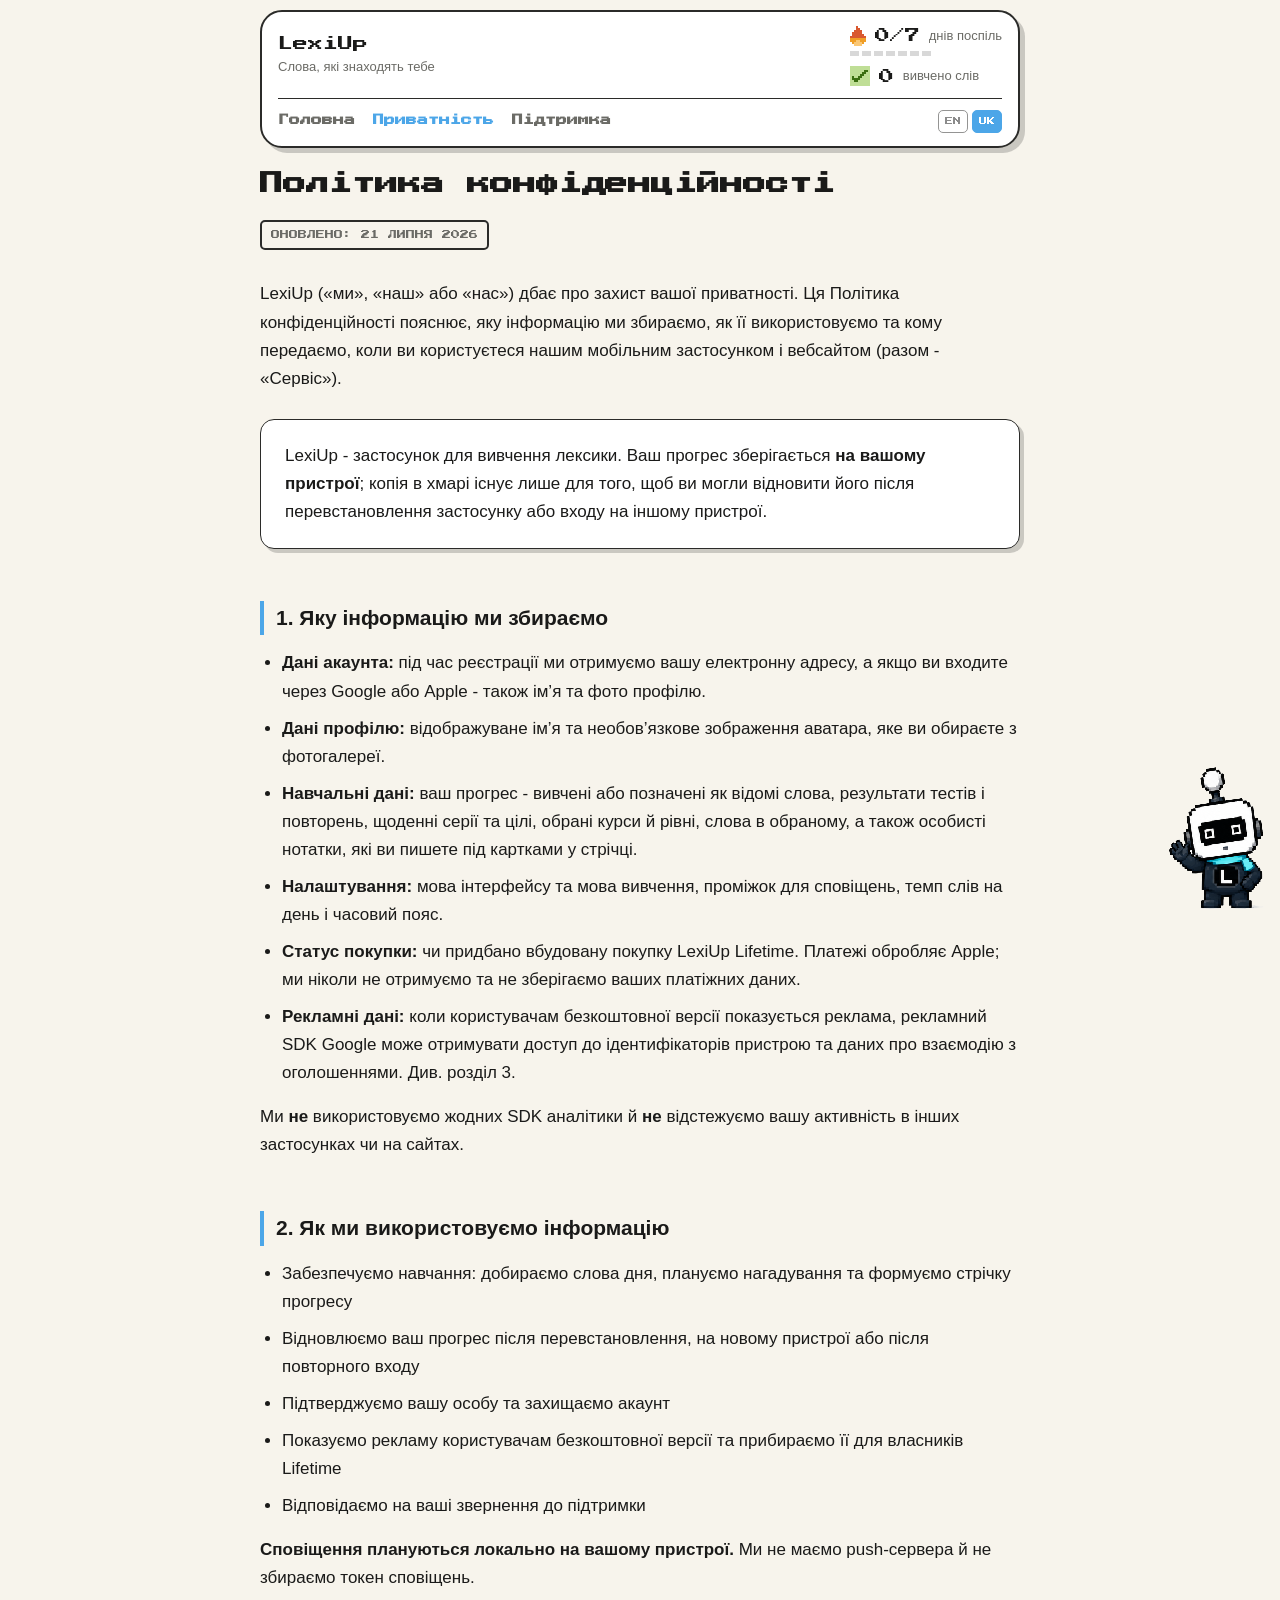
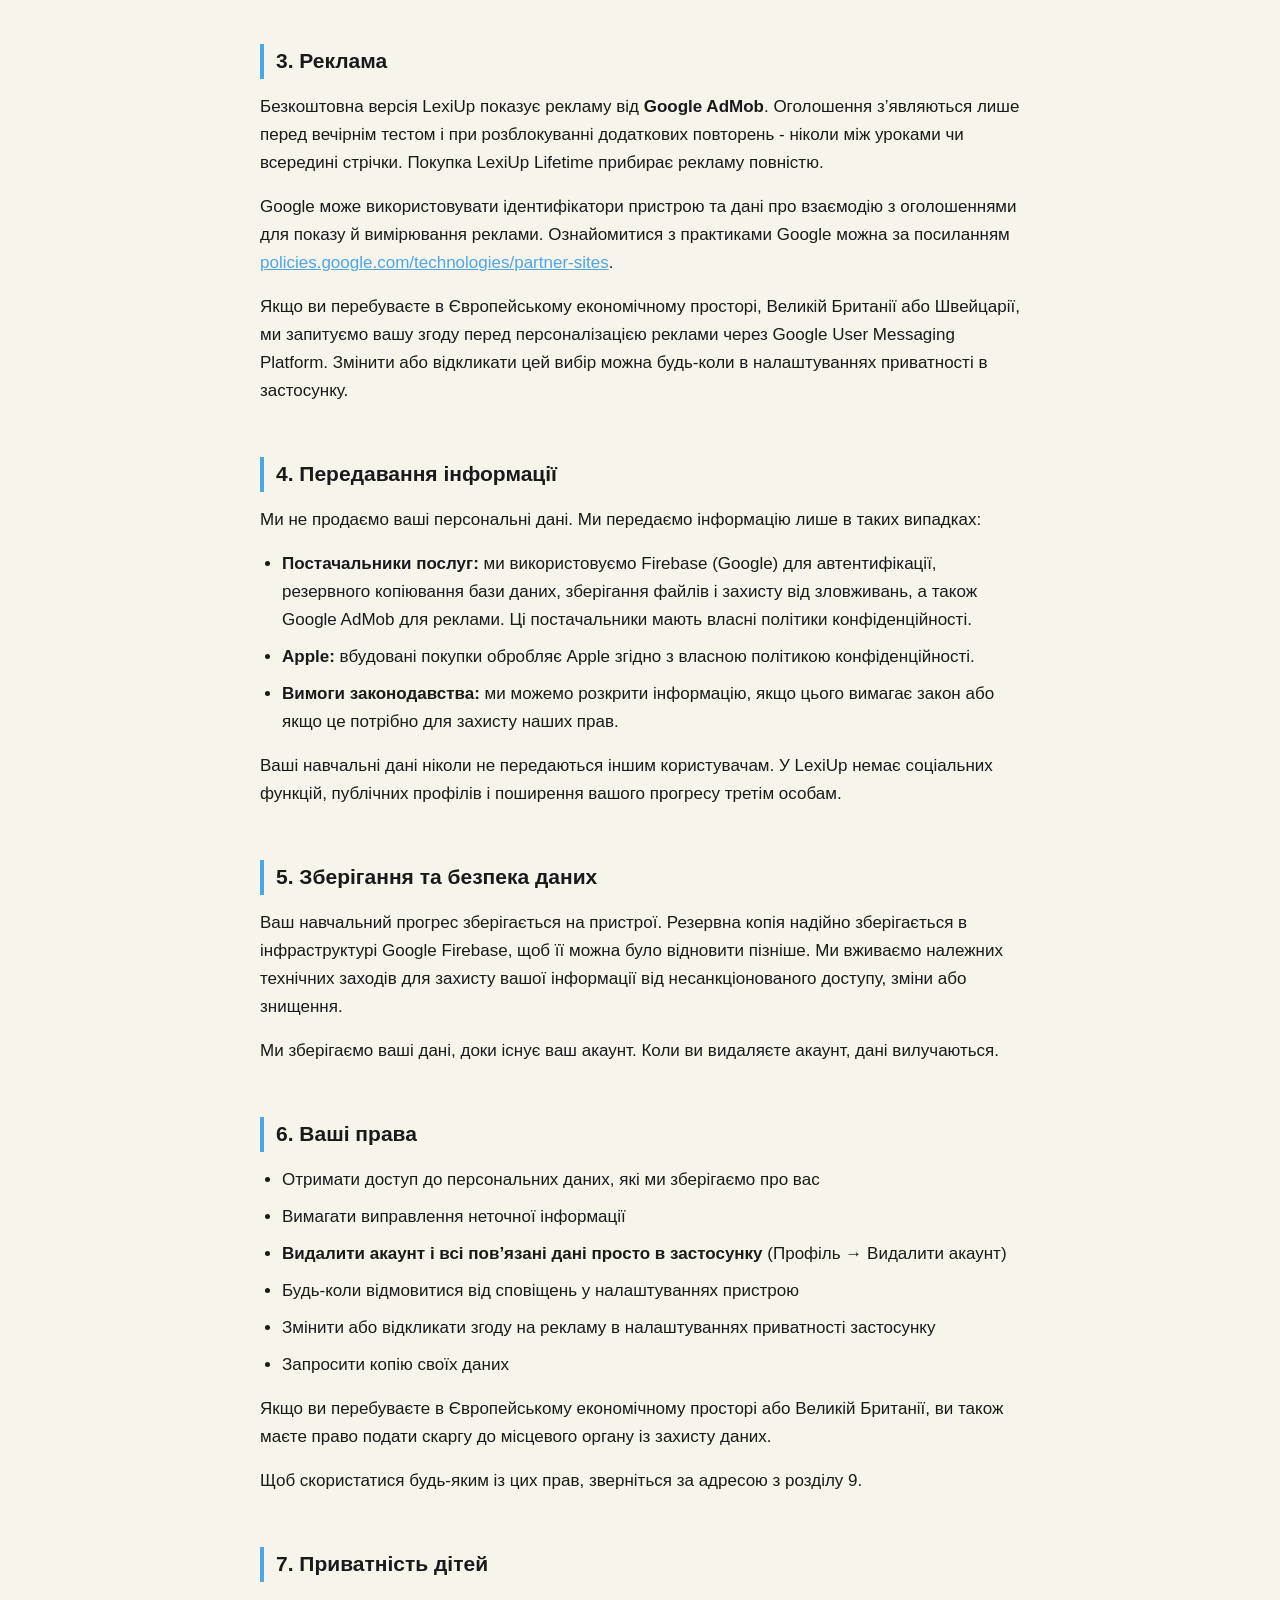
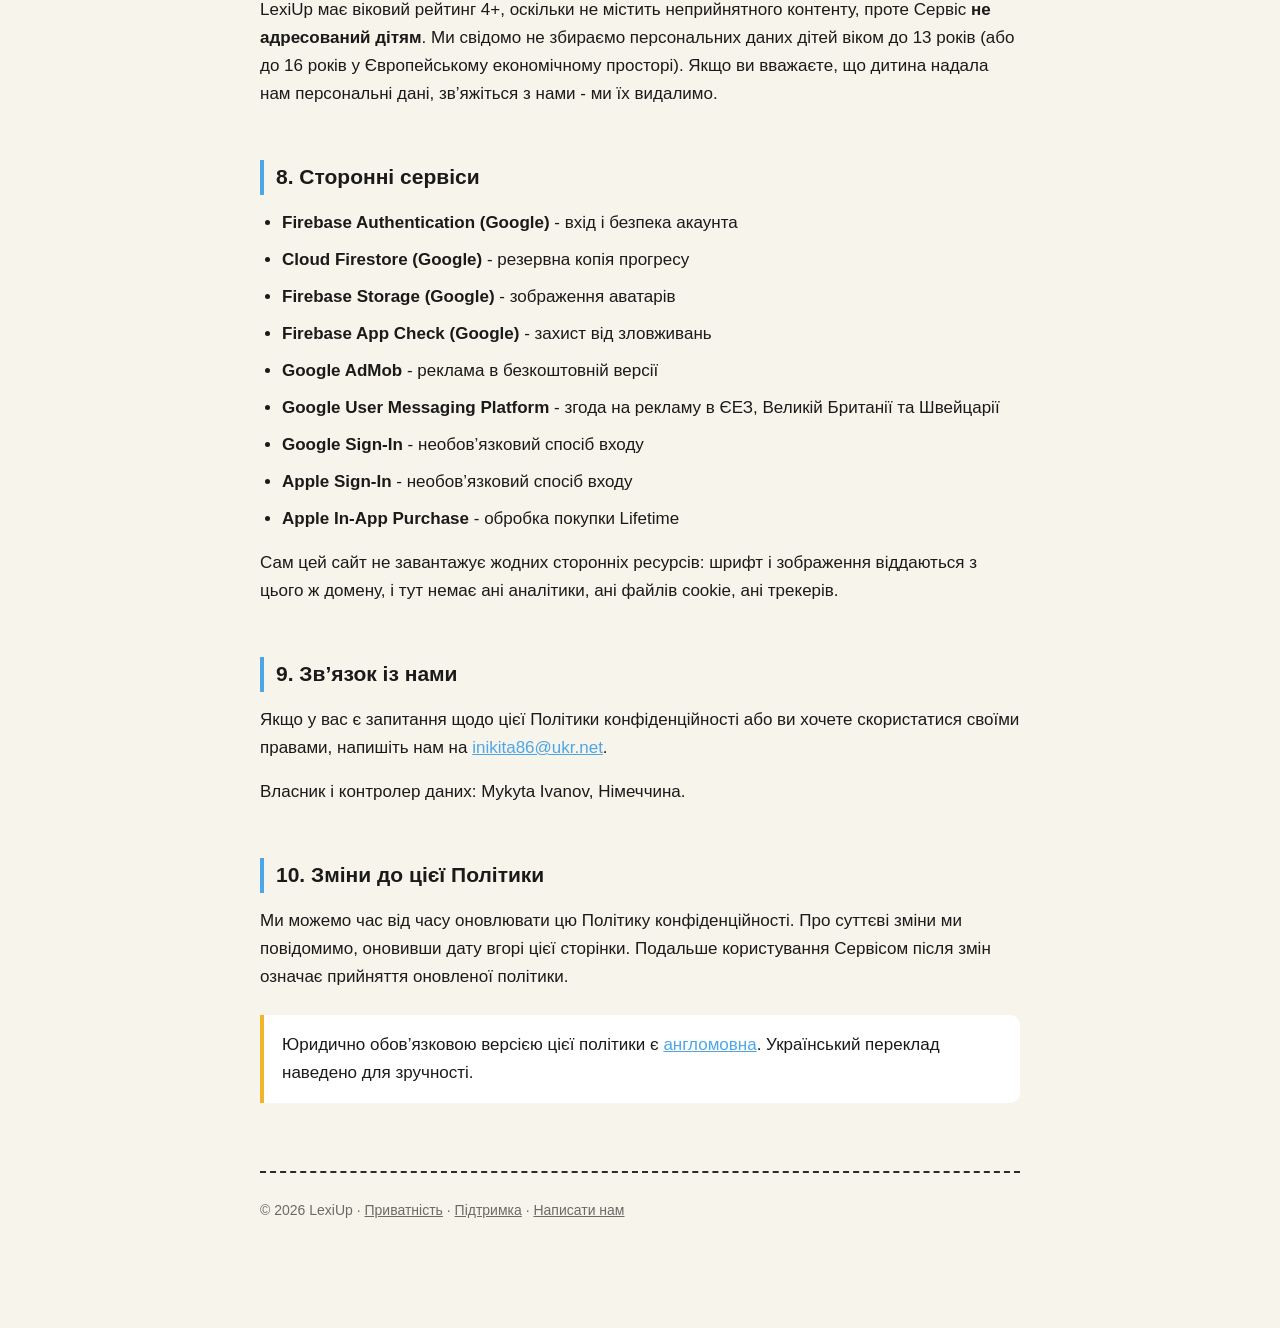
<file: ua/privacy.html>
<!DOCTYPE html>
<html lang="uk">
<head>
<meta charset="utf-8">
<meta name="viewport" content="width=device-width, initial-scale=1">
<link rel="icon" type="image/png" href="/assets/LU_Avatar.png">
<link rel="apple-touch-icon" href="/assets/LU_Avatar.png">
<title>Політика конфіденційності - LexiUp</title>
<link rel="alternate" hreflang="uk" href="https://lexiup.space/ua/privacy.html">
<link rel="alternate" hreflang="en" href="https://lexiup.space/privacy.html">
<style>
@font-face {
    font-family: "PressStart2P";
    src: url("/assets/PressStart2P-Regular.ttf") format("truetype");
    font-display: swap;
}

:root {
    /* Straight from PixelKit.swift */
    --bg: #f7f4ec;
    --card: #ffffff;
    --outline: #2b2b29;
    --shadow: rgba(43, 43, 41, 0.22);
    --text: #1a1a19;
    --muted: #6b6b66;
    --accent: #4ca6e8;
    --mint: #9ee0cc;
    --success: #70bf45;
    --celebrate: #f0b529;
    --der: #3385e6;
    --die: #e64f8c;
    --das: #4ca854;
}

@media (prefers-color-scheme: dark) {
    :root {
        --bg: #171714;
        --card: #262624;
        --outline: #70706b;
        --shadow: rgba(112, 112, 107, 0.22);
        --text: #f2f0ea;
        --muted: #9a9a92;
    }
}

* { box-sizing: border-box; }

body {
    margin: 0;
    padding: 0 20px 72px;
    background: var(--bg);
    color: var(--text);
    font: 17px/1.65 -apple-system, BlinkMacSystemFont, "Segoe UI", Roboto, sans-serif;
    -webkit-text-size-adjust: 100%;
}

.wrap { max-width: 760px; margin: 0 auto; }

/* ---- header ---- */

.topbar {
    display: flex;
    align-items: center;
    gap: 16px;
    padding: 34px 0 22px;
    flex-wrap: wrap;
}

.topbar img {
    width: 56px;
    height: 56px;
    border-radius: 50%;
    border: 2px solid var(--outline);
    background: var(--card);
    box-shadow: 4px 4px 0 var(--shadow);
    image-rendering: pixelated;
}

.name {
    font-family: "PressStart2P", ui-monospace, monospace;
    font-size: 18px;
    line-height: 1.3;
}

.tag { color: var(--muted); font-size: 14px; margin-top: 6px; }

/* ---- app-style progress chips (a mock of the app header, sample numbers) ---- */

.stats { margin-left: auto; display: flex; gap: 10px; }

.stat {
    display: flex;
    align-items: center;
    gap: 7px;
    background: var(--card);
    border: 2px solid var(--outline);
    border-radius: 8px;
    padding: 8px 11px;
    box-shadow: 3px 3px 0 var(--shadow);
}

.stat .num {
    font-family: "PressStart2P", ui-monospace, monospace;
    font-size: 12px;
    line-height: 1;
}

.stat .cap { font-size: 10px; color: var(--muted); line-height: 1.2; }
.stat .glyph { width: 16px; height: 16px; }

.bar {
    display: flex;
    align-items: center;
    gap: 10px;
    flex-wrap: wrap;
    padding: 4px 0 14px;
    margin-bottom: 30px;
    border-bottom: 2px solid var(--outline);
}

.langswitch { margin-left: auto; display: flex; gap: 6px; }

.langswitch a {
    font-family: "PressStart2P", ui-monospace, monospace;
    font-size: 9px;
    text-decoration: none;
    color: var(--text);
    border: 2px solid var(--outline);
    border-radius: 5px;
    padding: 7px 8px;
    background: var(--card);
}

.langswitch a.on { background: var(--accent); color: #fff; }

nav { display: flex; gap: 10px; flex-wrap: wrap; }

nav a {
    font-size: 13px;
    font-weight: 600;
    text-decoration: none;
    color: var(--text);
    background: var(--card);
    border: 2px solid var(--outline);
    border-radius: 6px;
    padding: 8px 14px;
    box-shadow: 3px 3px 0 var(--shadow);
    transition: transform .08s ease-out, box-shadow .08s ease-out;
}

nav a:hover { transform: translate(1px, 1px); box-shadow: 2px 2px 0 var(--shadow); }
nav a.current { background: var(--accent); color: #fff; }

/* ---- type ---- */

h1 {
    font-family: "PressStart2P", ui-monospace, monospace;
    font-size: 23px;
    line-height: 1.55;
    margin: 0 0 18px;
}

h2 {
    font-size: 21px;
    margin: 52px 0 14px;
    padding-left: 12px;
    border-left: 4px solid var(--accent);
}

h3 { font-size: 17px; margin: 26px 0 8px; }

.lede { font-size: 19px; line-height: 1.6; color: var(--text); margin-bottom: 26px; }

.updated {
    display: inline-block;
    font-family: "PressStart2P", ui-monospace, monospace;
    font-size: 9px;
    color: var(--muted);
    border: 2px solid var(--outline);
    border-radius: 5px;
    padding: 6px 9px;
    margin-bottom: 30px;
}

p { margin: 0 0 16px; }
ul { margin: 0 0 16px; padding-left: 22px; }
li { margin-bottom: 9px; }
a { color: var(--accent); }

/* ---- App Store button ---- */

.getwrap { margin: 30px 0 8px; }

.get {
    display: inline-flex;
    align-items: center;
    gap: 13px;
    text-decoration: none;
    background: var(--accent);
    color: #fff;
    border: 2px solid var(--outline);
    border-radius: 8px;
    padding: 14px 22px;
    box-shadow: 5px 5px 0 var(--outline);
    transition: transform .08s ease-out, box-shadow .08s ease-out;
}

.get:hover { transform: translate(2px, 2px); box-shadow: 3px 3px 0 var(--outline); }
.get .apple { display: block; }
.get .small { font-size: 11px; opacity: .9; line-height: 1.2; }
.get .big { font-family: "PressStart2P", ui-monospace, monospace; font-size: 12px; margin-top: 5px; }

.soon {
    display: inline-block;
    font-size: 12px;
    font-weight: 600;
    color: var(--text);
    background: var(--celebrate);
    border: 2px solid var(--outline);
    border-radius: 5px;
    padding: 4px 9px;
    margin-left: 12px;
    vertical-align: middle;
}

.getnote { color: var(--muted); font-size: 14px; margin-top: 14px; }

/* ---- sticker card ---- */

.card {
    background: var(--card);
    border: 1.5px solid var(--outline);
    border-radius: 14px;
    padding: 22px 24px;
    margin: 26px 0;
    box-shadow: 4px 4px 0 var(--shadow);
}

.card p:last-child, .card ul:last-child, .card .feature:last-child { margin-bottom: 0; }
.card h3:first-child { margin-top: 0; }

/* ---- numbered steps ---- */

.steps { display: grid; gap: 16px; margin: 26px 0; }

.step {
    display: flex;
    gap: 16px;
    align-items: flex-start;
    background: var(--card);
    border: 1.5px solid var(--outline);
    border-radius: 14px;
    padding: 20px 22px;
    box-shadow: 4px 4px 0 var(--shadow);
}

.step .n {
    flex: none;
    width: 34px;
    height: 34px;
    display: grid;
    place-items: center;
    font-family: "PressStart2P", ui-monospace, monospace;
    font-size: 13px;
    color: #fff;
    background: var(--accent);
    border: 2px solid var(--outline);
    border-radius: 7px;
}

.step h3 { margin: 2px 0 6px; font-size: 17px; }
.step p { margin: 0; color: var(--muted); font-size: 16px; }

/* ---- phone mock: a push and the widget ---- */

.mock { display: grid; gap: 14px; margin: 26px 0; }

.push {
    background: var(--card);
    border: 1.5px solid var(--outline);
    border-radius: 14px;
    padding: 14px 16px;
    box-shadow: 4px 4px 0 var(--shadow);
}

.push .head {
    display: flex;
    align-items: center;
    gap: 8px;
    font-size: 13px;
    color: var(--muted);
    margin-bottom: 7px;
}

.push .head b { color: var(--text); font-size: 13px; }
.push .word { font-size: 18px; font-weight: 700; }
.push .tr { color: var(--muted); font-size: 16px; }

.chip {
    display: inline-block;
    font-size: 13px;
    font-weight: 700;
    color: #fff;
    border-radius: 4px;
    padding: 2px 7px;
    margin-right: 7px;
}

.chip.der { background: var(--der); }
.chip.die { background: var(--die); }
.chip.das { background: var(--das); }

/* ---- feature ticks ---- */

.feature { display: flex; gap: 13px; align-items: flex-start; margin-bottom: 15px; }
.feature:last-child { margin-bottom: 0; }

/* The app's own glyphs - PixelGlyph.check and .cross - rather than a shape
   faked with pseudo-elements, which distorted at smaller sizes. */
.gtick {
    flex: none;
    display: block;
    margin-top: 3px;
    border: 1.5px solid var(--outline);
    border-radius: 4px;
}

/* ---- pricing ---- */

.plans { display: grid; grid-template-columns: 1fr 1fr; gap: 16px; margin: 26px 0; }

.plan {
    background: var(--card);
    border: 1.5px solid var(--outline);
    border-radius: 14px;
    padding: 22px;
    box-shadow: 4px 4px 0 var(--shadow);
}

.plan.best { border: 2.5px solid var(--accent); }

.plan .ptitle {
    font-family: "PressStart2P", ui-monospace, monospace;
    font-size: 10px;
    margin-bottom: 12px;
}

.plan .price { font-size: 26px; font-weight: 800; margin-bottom: 4px; }
.plan .per { color: var(--muted); font-size: 13px; margin-bottom: 16px; }
.plan .feature { font-size: 16px; margin-bottom: 11px; }
.plan .gtick { margin-top: 2px; }

/* ---- languages ---- */

.langs { display: flex; flex-wrap: wrap; gap: 8px; }

.lang {
    font-size: 13px;
    font-weight: 600;
    border: 2px solid var(--outline);
    border-radius: 6px;
    padding: 6px 11px;
    background: var(--mint);
    color: #1a1a19;
}

/* ---- full-bleed narrative band ---- */

.band {
    margin: 46px calc(50% - 50vw) 40px;
    padding: 54px calc(50vw - 50% + 20px);
    background: var(--accent);
    color: #fff;
    border-top: 3px solid var(--outline);
    border-bottom: 3px solid var(--outline);
}

.band.dark { background: var(--outline); }
.band.sun { background: var(--celebrate); color: #1a1a19; }

.band h2 {
    font-family: "PressStart2P", ui-monospace, monospace;
    font-size: 17px;
    line-height: 1.7;
    border: 0;
    padding: 0;
    margin: 0 0 26px;
    color: inherit;
}

.band .big {
    font-size: 34px;
    font-weight: 800;
    line-height: 1.25;
    letter-spacing: -0.02em;
    margin: 0;
}

.whens { display: grid; gap: 14px; margin-top: 26px; }

.when {
    display: flex;
    align-items: center;
    gap: 14px;
    font-size: 25px;
    font-weight: 700;
    line-height: 1.2;
}

.when .ic {
    flex: none;
    width: 54px;
    height: 54px;
    display: grid;
    place-items: center;
    font-size: 27px;
    background: rgba(255,255,255,.16);
    border: 2px solid currentColor;
    border-radius: 12px;
}

.band.sun .when .ic { background: rgba(0,0,0,.08); }

@media (max-width: 560px) {
    .band { padding: 38px calc(50vw - 50% + 20px); margin-top: 34px; }
    .band h2 { font-size: 13px; line-height: 1.8; }
    .band .big { font-size: 25px; }
    .when { font-size: 19px; gap: 11px; }
    .when .ic { width: 44px; height: 44px; font-size: 22px; }
}

/* ---- callout ---- */

.note {
    border-left: 4px solid var(--celebrate);
    background: var(--card);
    border-radius: 0 10px 10px 0;
    padding: 16px 18px;
    margin: 24px 0;
}

.note p:last-child { margin-bottom: 0; }

/* ---- footer ---- */

footer {
    margin-top: 68px;
    padding-top: 26px;
    border-top: 2px dashed var(--outline);
    color: var(--muted);
    font-size: 14px;
}

footer a { color: var(--muted); }

/* LU stands in the footer's corner - part of the page, not fixed to the
   window, where he floated over the conversation while scrolling. The slow
   sway is the only motion on the page. */
footer { position: relative; padding-right: 150px; padding-bottom: 34px; }

/* LU keeps the bottom-right corner of the window and floats above the
   thread. The squash, the dash and the landing are played from script -
   see the page's poke handler - so nothing here can outweigh them. */
.footsig {
    position: fixed;
    right: -26px;
    bottom: -24px;
    width: 168px;
    z-index: 5;
    cursor: pointer;
    -webkit-tap-highlight-color: transparent;
    transition: transform .44s cubic-bezier(.45, 0, .55, 1);
}

.footsig img {
    display: block;
    width: 100%;
    image-rendering: pixelated;
    transform-origin: bottom center;
    animation: lu-sway 4.5s ease-in-out infinite;
}

/* Two poses, one per side. Both ship in the markup so the swap has nothing
   to load at the moment he lands. */
.footsig .lu-l { display: none; }
.footsig.left .lu-r { display: none; }
.footsig.left .lu-l { display: block; }

/* The other post. Two only, so it reads as a dash across rather than
   random hopping. */
.footsig.left { left: -26px; right: auto; }

/* Out through the side edge and in from the opposite one: leaving right and
   arriving from the right are the same offset. */
.footsig.escaping, .footsig.entering { transform: translateX(190%); }
.footsig.left.escaping, .footsig.left.entering { transform: translateX(-190%); }
.footsig.no-anim { transition: none; }

@keyframes lu-sway {
    0%, 100% { transform: rotate(-3.5deg); }
    50%      { transform: rotate(3.5deg); }
}

.lusay {
    position: fixed;
    z-index: 6;
    right: 118px;
    bottom: 92px;
    max-width: 210px;
    background: var(--card);
    border: 2px solid var(--outline);
    border-radius: 14px 14px 4px 14px;
    box-shadow: 4px 4px 0 var(--shadow);
    padding: 10px 13px;
    font-size: 14px;
    font-weight: 600;
    line-height: 1.4;
    opacity: 0;
    transform: translateY(6px);
    transition: opacity .18s ease-out, transform .18s ease-out;
    pointer-events: none;
    z-index: 2;
}

.lusay.on { opacity: 1; transform: none; }

.lusay.left {
    left: 104px;
    right: auto;
    bottom: 104px;
    border-radius: 14px 14px 14px 4px;
}

@media (max-width: 560px) {
    .lusay { right: 104px; bottom: 80px; max-width: 175px; font-size: 13px; }
    .lusay.left { left: 74px; bottom: 92px; }
}

@keyframes lu-sway {
    0%, 100% { transform: rotate(-3.5deg); }
    50%      { transform: rotate(3.5deg); }
}

@media (prefers-reduced-motion: reduce) {
    .footsig img { animation: none; }
    .footsig { transition: none; }
}

@media (max-width: 560px) {
    footer { padding-right: 20px; }

    /* No negative offset here: the phone's bottom edge cut his legs off.
       He stands fully visible, just smaller. */
    .footsig { width: 118px; right: -14px; bottom: 10px; }
}

code {
    font-family: ui-monospace, SFMono-Regular, Menlo, monospace;
    font-size: 15px;
    background: var(--card);
    border: 1px solid var(--outline);
    border-radius: 5px;
    padding: 1px 6px;
}

@media (max-width: 560px) {
    .name { font-size: 15px; }
    h1 { font-size: 17px; line-height: 1.6; }
    h2 { font-size: 19px; }
    .lede { font-size: 17px; }
    .plans { grid-template-columns: 1fr; }
    .topbar img { width: 48px; height: 48px; }
    .topbar { padding: 26px 0 16px; }
    nav a { font-size: 12px; padding: 7px 11px; }
    .langswitch a { padding: 6px 7px; }
}

/* ---- the app's header card ---- */

/* Fixed, not sticky: out of the document flow, so shrinking it cannot
   change the page height and cannot move the scroll position. That is the
   whole reason the collapse is safe now. */
.stickyhead {
    position: fixed;
    top: 0;
    left: 0;
    right: 0;
    z-index: 100;
    background: var(--bg);
    padding: 10px 20px 0;
}

.stickyhead > .appcard { max-width: 760px; margin: 0 auto; }

/* Space is reserved once, for the EXPANDED height, and never changes. The
   collapsed header simply leaves a band of page background behind it, which
   is invisible because it is the same colour. */
/* display:none cannot be animated, so everything that disappears collapses
   through max-height and opacity instead. The header is fixed, so none of
   this moves the page. */
.appcard { transition: padding .22s ease; }

.appcard .bar,
.who-goal,
.srow .cap,
.segs {
    overflow: hidden;
    transition: max-height .24s ease, max-width .24s ease, opacity .18s ease,
                margin .24s ease, padding .24s ease, border-width .24s ease;
}

.appcard .bar { max-height: 70px; opacity: 1; }
.who-goal { max-height: 30px; opacity: 1; }
.srow .cap { max-height: 24px; max-width: 220px; opacity: 1; }
.segs { max-height: 16px; opacity: 1; }

#head.collapsed .appcard { padding-top: 10px; padding-bottom: 10px; }
#head.collapsed .bar { max-height: 0; opacity: 0; margin-top: 0; padding-top: 0; border-top-width: 0; }
#head.collapsed .who-goal { max-height: 0; opacity: 0; margin-top: 0; }
/* The app passes caption: nil in compact - the label does not exist, so it
   takes no width either. Collapsing only the height left the row stretched
   with a gap on the right. */
#head.collapsed .srow .cap { max-height: 0; max-width: 0; opacity: 0; margin: 0; }
#head.collapsed .segs { max-height: 0; opacity: 0; margin-top: 0; }

/* The two stats sit side by side once their captions are gone, otherwise
   the card stays as tall as it was and the collapse buys nothing. */
.appstats { transition: gap .24s ease; }
#head.collapsed .appstats { flex-direction: row; align-items: center; gap: 12px; }
#head.collapsed .srow { gap: 7px; }
#head.collapsed .who-name { font-size: 13px; }
#head.collapsed .appcard { padding-top: 9px; padding-bottom: 9px; }
#head.collapsed .cardtop { gap: 12px; }

/* The nav is the header's bottom section, the way the cheat sheets are in
   the app: a divider, then one flat row - not a second deck of buttons. */
.appcard .bar {
    margin: 11px 0 0;
    padding: 11px 0 0;
    border-top: 1.5px solid var(--outline);
    border-bottom: 0;
    display: flex;
    align-items: center;
    gap: 16px;
}

.appcard nav { gap: 18px; }

.appcard nav a {
    background: none;
    border: 0;
    box-shadow: none;
    padding: 0;
    font-family: "PressStart2P", ui-monospace, monospace;
    font-size: 11px;
    color: var(--muted);
}

.appcard nav a:hover { transform: none; box-shadow: none; color: var(--text); }
.appcard nav a.current { background: none; color: var(--accent); }

.appcard .langswitch { gap: 4px; }

.appcard .langswitch a {
    background: none;
    border: 1.5px solid var(--outline);
    opacity: .5;
    padding: 4px 6px;
    font-size: 8px;
}

.appcard .langswitch a.on { background: var(--accent); border-color: var(--accent); color: #fff; opacity: 1; }


.appcard {
    display: flex;
    flex-direction: column;
    gap: 0;
    background: var(--card);
    border: 2px solid var(--outline);
    border-radius: 22px;
    padding: 13px 16px;
    box-shadow: 5px 5px 0 var(--shadow);
}

.cardtop { display: flex; align-items: center; gap: 14px; }

.appcard .ava {
    flex: none;
    width: 54px;
    height: 54px;
    border-radius: 50%;
    border: 2px solid var(--outline);
    background: var(--bg);
    image-rendering: pixelated;
    transition: width .18s ease-out, height .18s ease-out;
}

.who-name {
    font-family: "PressStart2P", ui-monospace, monospace;
    font-size: 15px;
    line-height: 1.3;
}
.who-goal { font-size: 13px; color: var(--muted); margin-top: 3px; }

.appstats { margin-left: auto; display: flex; flex-direction: column; gap: 9px; }

.srow { display: flex; align-items: center; gap: 9px; }
.srow .g { flex: none; display: block; }
.srow .num { font-family: "PressStart2P", ui-monospace, monospace; font-size: 15px; line-height: 1; }
.srow .cap { font-size: 13px; color: var(--muted); white-space: nowrap; }

/* segmented progress bar, same idea as PixelProgressBar */
.segs { display: flex; gap: 3px; margin-top: 5px; }
.seg { width: 9px; height: 5px; background: var(--outline); opacity: .18; }
.seg.on { background: var(--celebrate); opacity: 1; }

@media (max-width: 560px) {
    .who-name { font-size: 12px; }
    .who-goal { font-size: 12px; }
    .srow .cap { font-size: 11px; }
    .srow .num { font-size: 13px; }
    /* gap must stay 0: the card is a column, and a flex gap survives even
       when the collapsed nav has zero height - that was the empty band
       under the row. */
    .appcard { gap: 0; padding: 12px; border-radius: 18px; }
    .appcard .ava { width: 44px; height: 44px; }
}

@media (max-width: 560px) {
    .appcard nav { gap: 12px; }
    .appcard nav a { font-size: 9px; }
    .appcard .bar { gap: 10px; }
}

@media (max-width: 400px) {
    .srow .cap { display: none; }
    .appcard nav a { font-size: 8px; }
}
</style>
</head>
<body>
<div class="wrap">

<svg width="0" height="0" style="position:absolute" aria-hidden="true"><symbol id="gcheck" viewBox="0 0 20 20"><rect x="0" y="0" width="20" height="2" fill="#BFDE96"/><rect x="0" y="2" width="20" height="2" fill="#BFDE96"/><rect x="0" y="4" width="14" height="2" fill="#BFDE96"/><rect x="14" y="4" width="4" height="2" fill="#3B6E12"/><rect x="18" y="4" width="2" height="2" fill="#BFDE96"/><rect x="0" y="6" width="12" height="2" fill="#BFDE96"/><rect x="12" y="6" width="4" height="2" fill="#3B6E12"/><rect x="16" y="6" width="4" height="2" fill="#BFDE96"/><rect x="0" y="8" width="10" height="2" fill="#BFDE96"/><rect x="10" y="8" width="4" height="2" fill="#3B6E12"/><rect x="14" y="8" width="6" height="2" fill="#BFDE96"/><rect x="0" y="10" width="2" height="2" fill="#BFDE96"/><rect x="2" y="10" width="2" height="2" fill="#3B6E12"/><rect x="4" y="10" width="4" height="2" fill="#BFDE96"/><rect x="8" y="10" width="4" height="2" fill="#3B6E12"/><rect x="12" y="10" width="8" height="2" fill="#BFDE96"/><rect x="0" y="12" width="2" height="2" fill="#BFDE96"/><rect x="2" y="12" width="8" height="2" fill="#3B6E12"/><rect x="10" y="12" width="10" height="2" fill="#BFDE96"/><rect x="0" y="14" width="4" height="2" fill="#BFDE96"/><rect x="4" y="14" width="4" height="2" fill="#3B6E12"/><rect x="8" y="14" width="12" height="2" fill="#BFDE96"/><rect x="0" y="16" width="20" height="2" fill="#BFDE96"/><rect x="0" y="18" width="20" height="2" fill="#BFDE96"/></symbol><symbol id="gcross" viewBox="0 0 20 20"><rect x="0" y="0" width="20" height="2" fill="#F7C2C2"/><rect x="0" y="2" width="20" height="2" fill="#F7C2C2"/><rect x="0" y="4" width="4" height="2" fill="#F7C2C2"/><rect x="4" y="4" width="4" height="2" fill="#A32E2E"/><rect x="8" y="4" width="4" height="2" fill="#F7C2C2"/><rect x="12" y="4" width="4" height="2" fill="#A32E2E"/><rect x="16" y="4" width="4" height="2" fill="#F7C2C2"/><rect x="0" y="6" width="6" height="2" fill="#F7C2C2"/><rect x="6" y="6" width="8" height="2" fill="#A32E2E"/><rect x="14" y="6" width="6" height="2" fill="#F7C2C2"/><rect x="0" y="8" width="8" height="2" fill="#F7C2C2"/><rect x="8" y="8" width="4" height="2" fill="#A32E2E"/><rect x="12" y="8" width="8" height="2" fill="#F7C2C2"/><rect x="0" y="10" width="6" height="2" fill="#F7C2C2"/><rect x="6" y="10" width="8" height="2" fill="#A32E2E"/><rect x="14" y="10" width="6" height="2" fill="#F7C2C2"/><rect x="0" y="12" width="4" height="2" fill="#F7C2C2"/><rect x="4" y="12" width="4" height="2" fill="#A32E2E"/><rect x="8" y="12" width="4" height="2" fill="#F7C2C2"/><rect x="12" y="12" width="4" height="2" fill="#A32E2E"/><rect x="16" y="12" width="4" height="2" fill="#F7C2C2"/><rect x="0" y="14" width="20" height="2" fill="#F7C2C2"/><rect x="0" y="16" width="20" height="2" fill="#F7C2C2"/><rect x="0" y="18" width="20" height="2" fill="#F7C2C2"/></symbol></svg>
<div class="stickyhead" id="head">
    <div class="appcard">
      <div class="cardtop">
        <div>
            <div class="who-name">LexiUp</div>
            <div class="who-goal">Слова, які знаходять тебе</div>
        </div>
        <div class="appstats">
            <div>
                <div class="srow">
                    <svg class="g" viewBox="0 0 16 20" width="16" height="20" shape-rendering="crispEdges" aria-hidden="true"><rect x="6" y="0" width="2" height="2" fill="#D95930"/><rect x="6" y="2" width="4" height="2" fill="#D95930"/><rect x="4" y="4" width="8" height="2" fill="#D95930"/><rect x="2" y="6" width="10" height="2" fill="#D95930"/><rect x="2" y="8" width="12" height="2" fill="#D95930"/><rect x="0" y="10" width="16" height="2" fill="#D95930"/><rect x="0" y="12" width="16" height="2" fill="#F09E26"/><rect x="0" y="14" width="6" height="2" fill="#F09E26"/><rect x="6" y="14" width="4" height="2" fill="#FAC775"/><rect x="10" y="14" width="6" height="2" fill="#F09E26"/><rect x="2" y="16" width="2" height="2" fill="#F09E26"/><rect x="4" y="16" width="8" height="2" fill="#FAC775"/><rect x="12" y="16" width="2" height="2" fill="#F09E26"/><rect x="4" y="18" width="8" height="2" fill="#FAC775"/></svg>
                    <span class="num" id="streak">0/7</span>
                    <span class="cap">днів поспіль</span>
                </div>
                <div class="segs" id="segs"><span class="seg" data-i="0"></span><span class="seg" data-i="1"></span><span class="seg" data-i="2"></span><span class="seg" data-i="3"></span><span class="seg" data-i="4"></span><span class="seg" data-i="5"></span><span class="seg" data-i="6"></span></div>
            </div>
            <div class="srow">
                <svg class="g" viewBox="0 0 20 20" width="20" height="20" shape-rendering="crispEdges" aria-hidden="true"><rect x="0" y="0" width="20" height="2" fill="#BFDE96"/><rect x="0" y="2" width="20" height="2" fill="#BFDE96"/><rect x="0" y="4" width="14" height="2" fill="#BFDE96"/><rect x="14" y="4" width="4" height="2" fill="#3B6E12"/><rect x="18" y="4" width="2" height="2" fill="#BFDE96"/><rect x="0" y="6" width="12" height="2" fill="#BFDE96"/><rect x="12" y="6" width="4" height="2" fill="#3B6E12"/><rect x="16" y="6" width="4" height="2" fill="#BFDE96"/><rect x="0" y="8" width="10" height="2" fill="#BFDE96"/><rect x="10" y="8" width="4" height="2" fill="#3B6E12"/><rect x="14" y="8" width="6" height="2" fill="#BFDE96"/><rect x="0" y="10" width="2" height="2" fill="#BFDE96"/><rect x="2" y="10" width="2" height="2" fill="#3B6E12"/><rect x="4" y="10" width="4" height="2" fill="#BFDE96"/><rect x="8" y="10" width="4" height="2" fill="#3B6E12"/><rect x="12" y="10" width="8" height="2" fill="#BFDE96"/><rect x="0" y="12" width="2" height="2" fill="#BFDE96"/><rect x="2" y="12" width="8" height="2" fill="#3B6E12"/><rect x="10" y="12" width="10" height="2" fill="#BFDE96"/><rect x="0" y="14" width="4" height="2" fill="#BFDE96"/><rect x="4" y="14" width="4" height="2" fill="#3B6E12"/><rect x="8" y="14" width="12" height="2" fill="#BFDE96"/><rect x="0" y="16" width="20" height="2" fill="#BFDE96"/><rect x="0" y="18" width="20" height="2" fill="#BFDE96"/></svg>
                <span class="num" id="learned">0</span>
                <span class="cap">вивчено слів</span>
            </div>
        </div>
      </div>
      <div class="bar">
    <nav>
        <a href="/ua/index.html">Головна</a>
    <a href="/ua/privacy.html" class="current">Приватність</a>
    <a href="/ua/support.html">Підтримка</a>
    </nav>
    <div class="langswitch"><a href="/privacy.html">EN</a><a class="on" href="/ua/privacy.html">UK</a></div>
</div>
    </div>
</div>

<h1>Політика конфіденційності</h1>
<div class="updated">ОНОВЛЕНО: 21 ЛИПНЯ 2026</div>

<p>LexiUp («ми», «наш» або «нас») дбає про захист вашої приватності. Ця Політика конфіденційності пояснює, яку інформацію ми збираємо, як її використовуємо та кому передаємо, коли ви користуєтеся нашим мобільним застосунком і вебсайтом (разом - «Сервіс»).</p>

<div class="card">
    <p>LexiUp - застосунок для вивчення лексики. Ваш прогрес зберігається <strong>на вашому пристрої</strong>; копія в хмарі існує лише для того, щоб ви могли відновити його після перевстановлення застосунку або входу на іншому пристрої.</p>
</div>

<h2>1. Яку інформацію ми збираємо</h2>
<ul>
    <li><strong>Дані акаунта:</strong> під час реєстрації ми отримуємо вашу електронну адресу, а якщо ви входите через Google або Apple - також ім&rsquo;я та фото профілю.</li>
    <li><strong>Дані профілю:</strong> відображуване ім&rsquo;я та необов&rsquo;язкове зображення аватара, яке ви обираєте з фотогалереї.</li>
    <li><strong>Навчальні дані:</strong> ваш прогрес - вивчені або позначені як відомі слова, результати тестів і повторень, щоденні серії та цілі, обрані курси й рівні, слова в обраному, а також особисті нотатки, які ви пишете під картками у стрічці.</li>
    <li><strong>Налаштування:</strong> мова інтерфейсу та мова вивчення, проміжок для сповіщень, темп слів на день і часовий пояс.</li>
    <li><strong>Статус покупки:</strong> чи придбано вбудовану покупку LexiUp Lifetime. Платежі обробляє Apple; ми ніколи не отримуємо та не зберігаємо ваших платіжних даних.</li>
    <li><strong>Рекламні дані:</strong> коли користувачам безкоштовної версії показується реклама, рекламний SDK Google може отримувати доступ до ідентифікаторів пристрою та даних про взаємодію з оголошеннями. Див. розділ 3.</li>
</ul>
<p>Ми <strong>не</strong> використовуємо жодних SDK аналітики й <strong>не</strong> відстежуємо вашу активність в інших застосунках чи на сайтах.</p>

<h2>2. Як ми використовуємо інформацію</h2>
<ul>
    <li>Забезпечуємо навчання: добираємо слова дня, плануємо нагадування та формуємо стрічку прогресу</li>
    <li>Відновлюємо ваш прогрес після перевстановлення, на новому пристрої або після повторного входу</li>
    <li>Підтверджуємо вашу особу та захищаємо акаунт</li>
    <li>Показуємо рекламу користувачам безкоштовної версії та прибираємо її для власників Lifetime</li>
    <li>Відповідаємо на ваші звернення до підтримки</li>
</ul>
<p><strong>Сповіщення плануються локально на вашому пристрої.</strong> Ми не маємо push-сервера й не збираємо токен сповіщень.</p>

<h2>3. Реклама</h2>
<p>Безкоштовна версія LexiUp показує рекламу від <strong>Google AdMob</strong>. Оголошення з&rsquo;являються лише перед вечірнім тестом і при розблокуванні додаткових повторень - ніколи між уроками чи всередині стрічки. Покупка LexiUp Lifetime прибирає рекламу повністю.</p>
<p>Google може використовувати ідентифікатори пристрою та дані про взаємодію з оголошеннями для показу й вимірювання реклами. Ознайомитися з практиками Google можна за посиланням <a href="https://policies.google.com/technologies/partner-sites">policies.google.com/technologies/partner-sites</a>.</p>
<p>Якщо ви перебуваєте в Європейському економічному просторі, Великій Британії або Швейцарії, ми запитуємо вашу згоду перед персоналізацією реклами через Google User Messaging Platform. Змінити або відкликати цей вибір можна будь-коли в налаштуваннях приватності в застосунку.</p>

<h2>4. Передавання інформації</h2>
<p>Ми не продаємо ваші персональні дані. Ми передаємо інформацію лише в таких випадках:</p>
<ul>
    <li><strong>Постачальники послуг:</strong> ми використовуємо Firebase (Google) для автентифікації, резервного копіювання бази даних, зберігання файлів і захисту від зловживань, а також Google AdMob для реклами. Ці постачальники мають власні політики конфіденційності.</li>
    <li><strong>Apple:</strong> вбудовані покупки обробляє Apple згідно з власною політикою конфіденційності.</li>
    <li><strong>Вимоги законодавства:</strong> ми можемо розкрити інформацію, якщо цього вимагає закон або якщо це потрібно для захисту наших прав.</li>
</ul>
<p>Ваші навчальні дані ніколи не передаються іншим користувачам. У LexiUp немає соціальних функцій, публічних профілів і поширення вашого прогресу третім особам.</p>

<h2>5. Зберігання та безпека даних</h2>
<p>Ваш навчальний прогрес зберігається на пристрої. Резервна копія надійно зберігається в інфраструктурі Google Firebase, щоб її можна було відновити пізніше. Ми вживаємо належних технічних заходів для захисту вашої інформації від несанкціонованого доступу, зміни або знищення.</p>
<p>Ми зберігаємо ваші дані, доки існує ваш акаунт. Коли ви видаляєте акаунт, дані вилучаються.</p>

<h2>6. Ваші права</h2>
<ul>
    <li>Отримати доступ до персональних даних, які ми зберігаємо про вас</li>
    <li>Вимагати виправлення неточної інформації</li>
    <li><strong>Видалити акаунт і всі пов&rsquo;язані дані просто в застосунку</strong> (Профіль &rarr; Видалити акаунт)</li>
    <li>Будь-коли відмовитися від сповіщень у налаштуваннях пристрою</li>
    <li>Змінити або відкликати згоду на рекламу в налаштуваннях приватності застосунку</li>
    <li>Запросити копію своїх даних</li>
</ul>
<p>Якщо ви перебуваєте в Європейському економічному просторі або Великій Британії, ви також маєте право подати скаргу до місцевого органу із захисту даних.</p>
<p>Щоб скористатися будь-яким із цих прав, зверніться за адресою з розділу 9.</p>

<h2>7. Приватність дітей</h2>
<p>LexiUp має віковий рейтинг 4+, оскільки не містить неприйнятного контенту, проте Сервіс <strong>не адресований дітям</strong>. Ми свідомо не збираємо персональних даних дітей віком до 13 років (або до 16 років у Європейському економічному просторі). Якщо ви вважаєте, що дитина надала нам персональні дані, зв&rsquo;яжіться з нами - ми їх видалимо.</p>

<h2>8. Сторонні сервіси</h2>
<ul>
    <li><strong>Firebase Authentication (Google)</strong> - вхід і безпека акаунта</li>
    <li><strong>Cloud Firestore (Google)</strong> - резервна копія прогресу</li>
    <li><strong>Firebase Storage (Google)</strong> - зображення аватарів</li>
    <li><strong>Firebase App Check (Google)</strong> - захист від зловживань</li>
    <li><strong>Google AdMob</strong> - реклама в безкоштовній версії</li>
    <li><strong>Google User Messaging Platform</strong> - згода на рекламу в ЄЕЗ, Великій Британії та Швейцарії</li>
    <li><strong>Google Sign-In</strong> - необов&rsquo;язковий спосіб входу</li>
    <li><strong>Apple Sign-In</strong> - необов&rsquo;язковий спосіб входу</li>
    <li><strong>Apple In-App Purchase</strong> - обробка покупки Lifetime</li>
</ul>
<p>Сам цей сайт не завантажує жодних сторонніх ресурсів: шрифт і зображення віддаються з цього ж домену, і тут немає ані аналітики, ані файлів cookie, ані трекерів.</p>

<h2>9. Зв&rsquo;язок із нами</h2>
<p>Якщо у вас є запитання щодо цієї Політики конфіденційності або ви хочете скористатися своїми правами, напишіть нам на <a href="mailto:inikita86@ukr.net">inikita86@ukr.net</a>.</p>
<p>Власник і контролер даних: Mykyta Ivanov, Німеччина.</p>

<h2>10. Зміни до цієї Політики</h2>
<p>Ми можемо час від часу оновлювати цю Політику конфіденційності. Про суттєві зміни ми повідомимо, оновивши дату вгорі цієї сторінки. Подальше користування Сервісом після змін означає прийняття оновленої політики.</p>

<div class="note">
    <p>Юридично обов&rsquo;язковою версією цієї політики є <a href="/privacy.html">англомовна</a>. Український переклад наведено для зручності.</p>
</div>

<footer>
    <div class="lusay" id="lusay" aria-live="polite"></div>
    <div class="footsig" id="lupoke" role="button" tabindex="0" aria-label="Поторкати ЛУ">
        <img class="lu-r" src="/assets/LU_full.png" alt="">
        <img class="lu-l" src="/assets/LU_full_2.png" alt="">
    </div>
    &copy; 2026 LexiUp &middot;
    <a href="/ua/privacy.html">Приватність</a> &middot;
    <a href="/ua/support.html">Підтримка</a> &middot;
    <a href="mailto:inikita86@ukr.net">Написати нам</a>
</footer>

</div>
<script>
// Only the counters follow scroll. The header deliberately never changes
// height: it sits in the flow, so shrinking it changed the page height,
// which moved the scroll position, which fired another scroll event - a
// feedback loop that made it shiver on its own.
// The counters follow scroll progress: 0 to 50 words, and the streak ticks
// over from 0/7 to 1/7 once the bar fills. Decorative, and deliberately
// driven by the reader rather than by a timer.
(function () {
    var head = document.getElementById('head');
    var learned = document.getElementById('learned');
    var streak = document.getElementById('streak');
    var segs = Array.prototype.slice.call(document.querySelectorAll('#segs .seg'));
    if (!head || !learned) return;

    var ticking = false;
    var collapsed = false;
    var lastY = window.scrollY;

    // Reserve room for the header at its tallest, once. Re-measured only
    // while expanded, so a collapsed header never shrinks the reserve.
    function reserve() {
        if (collapsed) return;
        // +18: without it the first heading touches the card's shadow.
        document.body.style.paddingTop = (head.offsetHeight + 18) + 'px';
    }

    function paint() {
        ticking = false;
        var max = document.documentElement.scrollHeight - window.innerHeight;
        var p = max > 0 ? Math.min(1, Math.max(0, window.scrollY / max)) : 0;

        learned.textContent = Math.round(p * 50);
        streak.textContent = Math.round(p * 7) + '/7';
        segs.forEach(function (s, i) {
            s.classList.toggle('on', p * segs.length > i);
        });

        // Direction, not just depth: scrolling back up should open it
        // immediately instead of waiting for the very top. Safe here because
        // a fixed header changes no layout when it resizes.
        var y = window.scrollY;
        var dy = y - lastY;
        if (y < 40) { collapsed = false; }
        else if (dy > 3 && y > 120) { collapsed = true; }
        else if (dy < -3) { collapsed = false; }
        lastY = y;
        head.classList.toggle('collapsed', collapsed);
    }

    window.addEventListener('scroll', function () {
        if (!ticking) { ticking = true; requestAnimationFrame(paint); }
    }, { passive: true });
    window.addEventListener('resize', reserve);

    // The pixel font loads after this script runs and makes the nav wider,
    // which can push it onto a second line - so the reserved space has to
    // follow the header's real height, not a one-off measurement.
    if (document.fonts && document.fonts.ready) { document.fonts.ready.then(reserve); }
    if (window.ResizeObserver) { new ResizeObserver(reserve).observe(head); }

    reserve();
    paint();
})();
</script>
<script>
// Poke LU: two pokes get a line each, the third sends him across the screen.
// The squash, dash and landing are driven from here rather than by CSS
// classes - class-based animation kept losing to whichever rule happened to
// be heavier, and this has no cascade to lose to.
(function () {
    var lu = document.getElementById('lupoke'), say = document.getElementById('lusay');
    if (!lu || !say) return;

    var lines = ["Ой, лоскітно!", "Не балуємось, а вчимо слова.", "Привіт, я тут.", "Тицяй скільки хочеш - слова все одно прийдуть завтра.", "Я взагалі-то на роботі."], bye = "Ой все...", last = -1, timer, pokes = 0, running = false;
    var calm = window.matchMedia && window.matchMedia('(prefers-reduced-motion: reduce)').matches;

    function pose() {
        return lu.querySelector(lu.classList.contains('left') ? '.lu-l' : '.lu-r');
    }

    // composite: 'add' layers these on top of the CSS sway instead of
    // replacing it. Replacing meant the sway kept running underneath and the
    // image snapped to its new phase the moment the squash ended.
    function play(frames, ms, easing, fill) {
        if (calm || !pose().animate) return null;
        try {
            return pose().animate(frames, {
                duration: ms,
                easing: easing || 'ease-out',
                fill: fill || 'none',
                composite: 'add'
            });
        } catch (e) {
            return pose().animate(frames, { duration: ms, easing: easing || 'ease-out', fill: fill || 'none' });
        }
    }

    function squash() {
        play([
            { transform: 'scale(1, 1)' },
            { transform: 'scale(1.08, .9)', offset: .35 },
            { transform: 'scale(.96, 1.06)', offset: .7 },
            { transform: 'scale(1, 1)' }
        ], 340);
    }

    function speak() {
        var i = Math.floor(Math.random() * lines.length);
        if (i === last && lines.length > 1) i = (i + 1) % lines.length;
        last = i;
        say.textContent = lines[i];
        say.classList.add('on');
        clearTimeout(timer);
        timer = setTimeout(function () { say.classList.remove('on'); }, 2600);
    }

    function escape() {
        running = true;
        say.textContent = bye;
        say.classList.add('on');
        clearTimeout(timer);

        setTimeout(function () {
            say.classList.remove('on');

            setTimeout(function () {
                // Stretch along the direction of travel and blur: reads as speed.
                var dash = play([
                    { transform: 'scale(1, 1)', filter: 'blur(0px)' },
                    { transform: 'scale(.86, 1.12)', filter: 'blur(0px)', offset: .22 },
                    { transform: 'scale(1.5, .76)', filter: 'blur(3px)' }
                ], 440, 'cubic-bezier(.5, 0, .9, .6)', 'forwards');

                lu.classList.add('escaping');

                setTimeout(function () {
                    if (dash) dash.cancel();

                    lu.classList.add('no-anim');
                    lu.classList.remove('escaping');
                    lu.classList.toggle('left');
                    say.classList.toggle('left');
                    lu.classList.add('entering');

                    requestAnimationFrame(function () {
                        requestAnimationFrame(function () {
                            lu.classList.remove('no-anim', 'entering');

                            // One animation covers the flight and the landing:
                            // he stays stretched while crossing, then squashes
                            // and settles. Starting the spring separately on
                            // arrival snapped him into the stretched pose after
                            // he had already come to a stop.
                            play([
                                { transform: 'scale(1.4, .8)' },
                                { transform: 'scale(1.4, .8)', offset: .5 },
                                { transform: 'scale(.86, 1.14)', offset: .72 },
                                { transform: 'scale(1.05, .96)', offset: .88 },
                                { transform: 'scale(1, 1)' }
                            ], 900, 'ease-out');

                            setTimeout(function () { running = false; }, 900);
                        });
                    });
                }, 440);
            }, 240);
        }, 950);
    }

    function poke() {
        if (running) return;
        pokes += 1;
        squash();

        if (pokes % 3 === 0) {
            escape();
            return;
        }

        speak();
    }

    lu.addEventListener('click', poke);
    lu.addEventListener('keydown', function (e) {
        if (e.key === 'Enter' || e.key === ' ') { e.preventDefault(); poke(); }
    });
})();
</script>
</body>
</html>
</file>
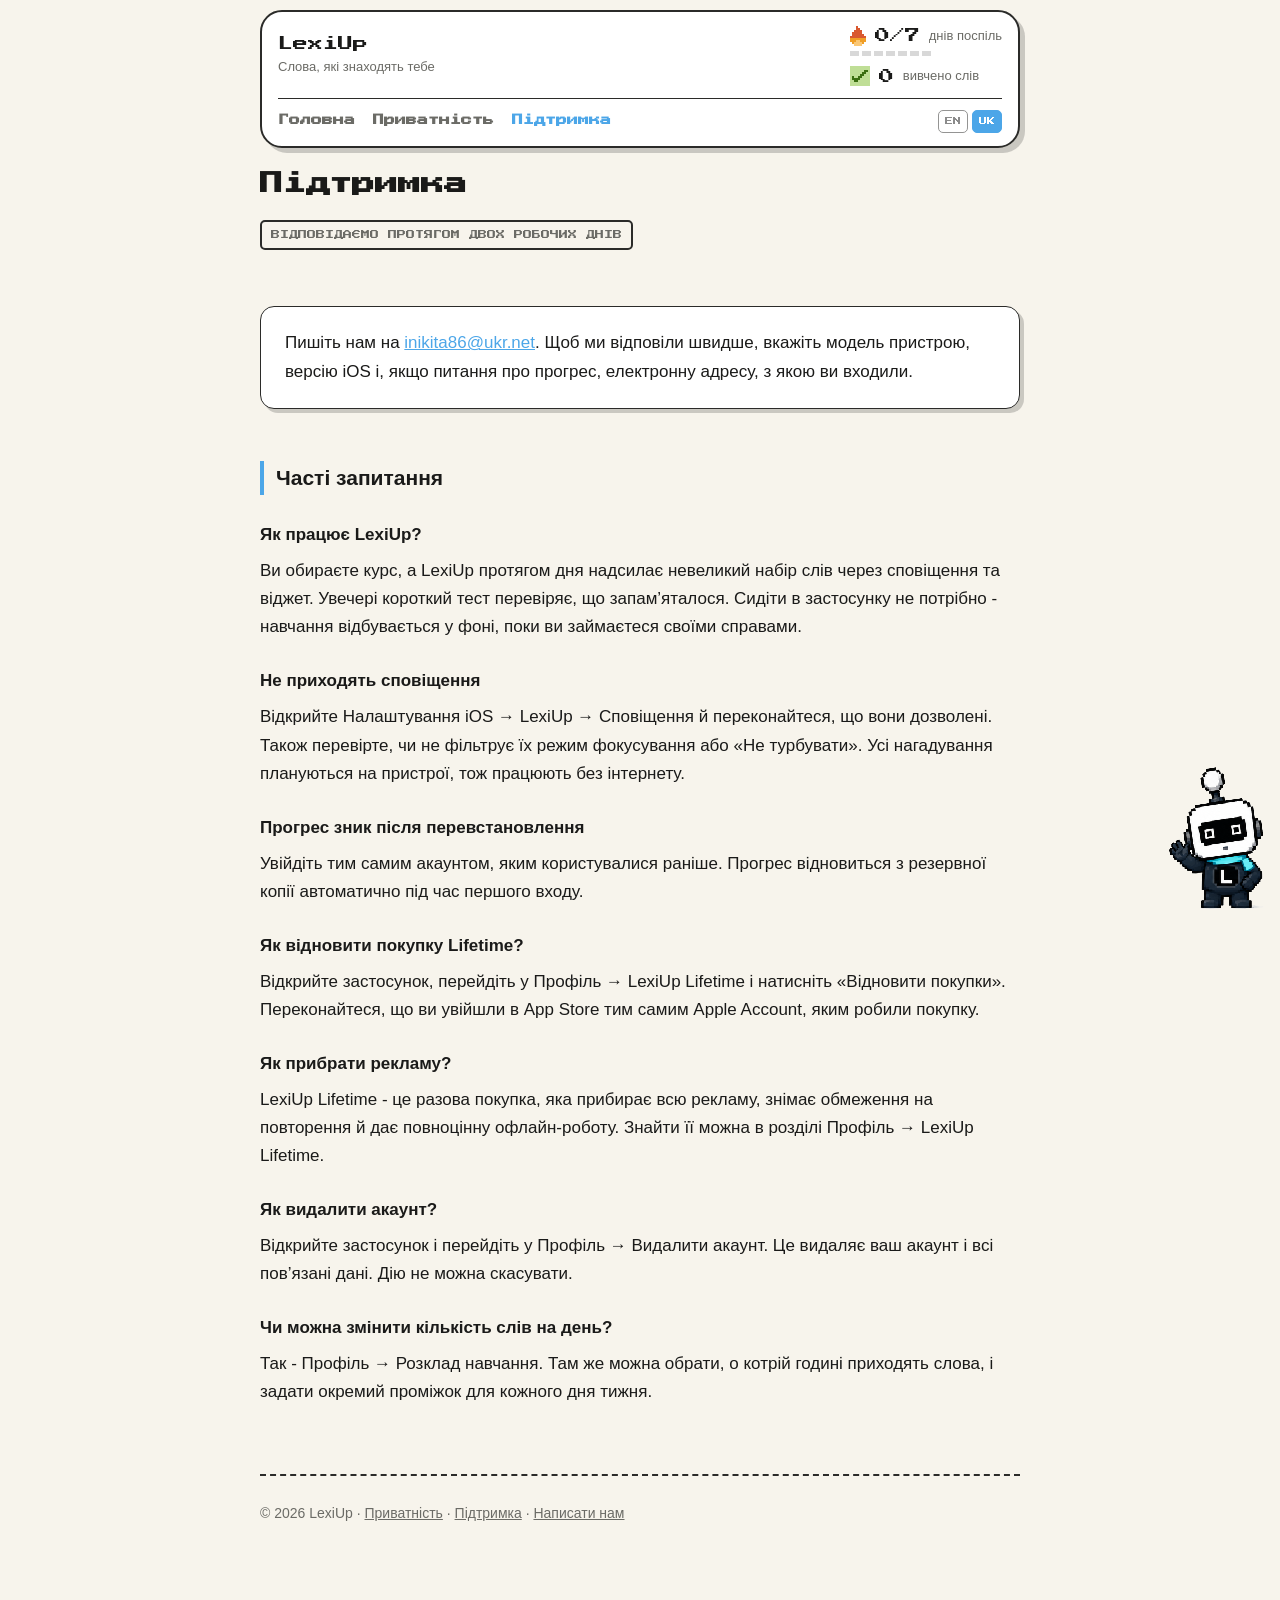
<file: ua/support.html>
<!DOCTYPE html>
<html lang="uk">
<head>
<meta charset="utf-8">
<meta name="viewport" content="width=device-width, initial-scale=1">
<link rel="icon" type="image/png" href="/assets/LU_Avatar.png">
<link rel="apple-touch-icon" href="/assets/LU_Avatar.png">
<title>Підтримка - LexiUp</title>
<link rel="alternate" hreflang="uk" href="https://lexiup.space/ua/support.html">
<link rel="alternate" hreflang="en" href="https://lexiup.space/support.html">
<style>
@font-face {
    font-family: "PressStart2P";
    src: url("/assets/PressStart2P-Regular.ttf") format("truetype");
    font-display: swap;
}

:root {
    /* Straight from PixelKit.swift */
    --bg: #f7f4ec;
    --card: #ffffff;
    --outline: #2b2b29;
    --shadow: rgba(43, 43, 41, 0.22);
    --text: #1a1a19;
    --muted: #6b6b66;
    --accent: #4ca6e8;
    --mint: #9ee0cc;
    --success: #70bf45;
    --celebrate: #f0b529;
    --der: #3385e6;
    --die: #e64f8c;
    --das: #4ca854;
}

@media (prefers-color-scheme: dark) {
    :root {
        --bg: #171714;
        --card: #262624;
        --outline: #70706b;
        --shadow: rgba(112, 112, 107, 0.22);
        --text: #f2f0ea;
        --muted: #9a9a92;
    }
}

* { box-sizing: border-box; }

body {
    margin: 0;
    padding: 0 20px 72px;
    background: var(--bg);
    color: var(--text);
    font: 17px/1.65 -apple-system, BlinkMacSystemFont, "Segoe UI", Roboto, sans-serif;
    -webkit-text-size-adjust: 100%;
}

.wrap { max-width: 760px; margin: 0 auto; }

/* ---- header ---- */

.topbar {
    display: flex;
    align-items: center;
    gap: 16px;
    padding: 34px 0 22px;
    flex-wrap: wrap;
}

.topbar img {
    width: 56px;
    height: 56px;
    border-radius: 50%;
    border: 2px solid var(--outline);
    background: var(--card);
    box-shadow: 4px 4px 0 var(--shadow);
    image-rendering: pixelated;
}

.name {
    font-family: "PressStart2P", ui-monospace, monospace;
    font-size: 18px;
    line-height: 1.3;
}

.tag { color: var(--muted); font-size: 14px; margin-top: 6px; }

/* ---- app-style progress chips (a mock of the app header, sample numbers) ---- */

.stats { margin-left: auto; display: flex; gap: 10px; }

.stat {
    display: flex;
    align-items: center;
    gap: 7px;
    background: var(--card);
    border: 2px solid var(--outline);
    border-radius: 8px;
    padding: 8px 11px;
    box-shadow: 3px 3px 0 var(--shadow);
}

.stat .num {
    font-family: "PressStart2P", ui-monospace, monospace;
    font-size: 12px;
    line-height: 1;
}

.stat .cap { font-size: 10px; color: var(--muted); line-height: 1.2; }
.stat .glyph { width: 16px; height: 16px; }

.bar {
    display: flex;
    align-items: center;
    gap: 10px;
    flex-wrap: wrap;
    padding: 4px 0 14px;
    margin-bottom: 30px;
    border-bottom: 2px solid var(--outline);
}

.langswitch { margin-left: auto; display: flex; gap: 6px; }

.langswitch a {
    font-family: "PressStart2P", ui-monospace, monospace;
    font-size: 9px;
    text-decoration: none;
    color: var(--text);
    border: 2px solid var(--outline);
    border-radius: 5px;
    padding: 7px 8px;
    background: var(--card);
}

.langswitch a.on { background: var(--accent); color: #fff; }

nav { display: flex; gap: 10px; flex-wrap: wrap; }

nav a {
    font-size: 13px;
    font-weight: 600;
    text-decoration: none;
    color: var(--text);
    background: var(--card);
    border: 2px solid var(--outline);
    border-radius: 6px;
    padding: 8px 14px;
    box-shadow: 3px 3px 0 var(--shadow);
    transition: transform .08s ease-out, box-shadow .08s ease-out;
}

nav a:hover { transform: translate(1px, 1px); box-shadow: 2px 2px 0 var(--shadow); }
nav a.current { background: var(--accent); color: #fff; }

/* ---- type ---- */

h1 {
    font-family: "PressStart2P", ui-monospace, monospace;
    font-size: 23px;
    line-height: 1.55;
    margin: 0 0 18px;
}

h2 {
    font-size: 21px;
    margin: 52px 0 14px;
    padding-left: 12px;
    border-left: 4px solid var(--accent);
}

h3 { font-size: 17px; margin: 26px 0 8px; }

.lede { font-size: 19px; line-height: 1.6; color: var(--text); margin-bottom: 26px; }

.updated {
    display: inline-block;
    font-family: "PressStart2P", ui-monospace, monospace;
    font-size: 9px;
    color: var(--muted);
    border: 2px solid var(--outline);
    border-radius: 5px;
    padding: 6px 9px;
    margin-bottom: 30px;
}

p { margin: 0 0 16px; }
ul { margin: 0 0 16px; padding-left: 22px; }
li { margin-bottom: 9px; }
a { color: var(--accent); }

/* ---- App Store button ---- */

.getwrap { margin: 30px 0 8px; }

.get {
    display: inline-flex;
    align-items: center;
    gap: 13px;
    text-decoration: none;
    background: var(--accent);
    color: #fff;
    border: 2px solid var(--outline);
    border-radius: 8px;
    padding: 14px 22px;
    box-shadow: 5px 5px 0 var(--outline);
    transition: transform .08s ease-out, box-shadow .08s ease-out;
}

.get:hover { transform: translate(2px, 2px); box-shadow: 3px 3px 0 var(--outline); }
.get .apple { display: block; }
.get .small { font-size: 11px; opacity: .9; line-height: 1.2; }
.get .big { font-family: "PressStart2P", ui-monospace, monospace; font-size: 12px; margin-top: 5px; }

.soon {
    display: inline-block;
    font-size: 12px;
    font-weight: 600;
    color: var(--text);
    background: var(--celebrate);
    border: 2px solid var(--outline);
    border-radius: 5px;
    padding: 4px 9px;
    margin-left: 12px;
    vertical-align: middle;
}

.getnote { color: var(--muted); font-size: 14px; margin-top: 14px; }

/* ---- sticker card ---- */

.card {
    background: var(--card);
    border: 1.5px solid var(--outline);
    border-radius: 14px;
    padding: 22px 24px;
    margin: 26px 0;
    box-shadow: 4px 4px 0 var(--shadow);
}

.card p:last-child, .card ul:last-child, .card .feature:last-child { margin-bottom: 0; }
.card h3:first-child { margin-top: 0; }

/* ---- numbered steps ---- */

.steps { display: grid; gap: 16px; margin: 26px 0; }

.step {
    display: flex;
    gap: 16px;
    align-items: flex-start;
    background: var(--card);
    border: 1.5px solid var(--outline);
    border-radius: 14px;
    padding: 20px 22px;
    box-shadow: 4px 4px 0 var(--shadow);
}

.step .n {
    flex: none;
    width: 34px;
    height: 34px;
    display: grid;
    place-items: center;
    font-family: "PressStart2P", ui-monospace, monospace;
    font-size: 13px;
    color: #fff;
    background: var(--accent);
    border: 2px solid var(--outline);
    border-radius: 7px;
}

.step h3 { margin: 2px 0 6px; font-size: 17px; }
.step p { margin: 0; color: var(--muted); font-size: 16px; }

/* ---- phone mock: a push and the widget ---- */

.mock { display: grid; gap: 14px; margin: 26px 0; }

.push {
    background: var(--card);
    border: 1.5px solid var(--outline);
    border-radius: 14px;
    padding: 14px 16px;
    box-shadow: 4px 4px 0 var(--shadow);
}

.push .head {
    display: flex;
    align-items: center;
    gap: 8px;
    font-size: 13px;
    color: var(--muted);
    margin-bottom: 7px;
}

.push .head b { color: var(--text); font-size: 13px; }
.push .word { font-size: 18px; font-weight: 700; }
.push .tr { color: var(--muted); font-size: 16px; }

.chip {
    display: inline-block;
    font-size: 13px;
    font-weight: 700;
    color: #fff;
    border-radius: 4px;
    padding: 2px 7px;
    margin-right: 7px;
}

.chip.der { background: var(--der); }
.chip.die { background: var(--die); }
.chip.das { background: var(--das); }

/* ---- feature ticks ---- */

.feature { display: flex; gap: 13px; align-items: flex-start; margin-bottom: 15px; }
.feature:last-child { margin-bottom: 0; }

/* The app's own glyphs - PixelGlyph.check and .cross - rather than a shape
   faked with pseudo-elements, which distorted at smaller sizes. */
.gtick {
    flex: none;
    display: block;
    margin-top: 3px;
    border: 1.5px solid var(--outline);
    border-radius: 4px;
}

/* ---- pricing ---- */

.plans { display: grid; grid-template-columns: 1fr 1fr; gap: 16px; margin: 26px 0; }

.plan {
    background: var(--card);
    border: 1.5px solid var(--outline);
    border-radius: 14px;
    padding: 22px;
    box-shadow: 4px 4px 0 var(--shadow);
}

.plan.best { border: 2.5px solid var(--accent); }

.plan .ptitle {
    font-family: "PressStart2P", ui-monospace, monospace;
    font-size: 10px;
    margin-bottom: 12px;
}

.plan .price { font-size: 26px; font-weight: 800; margin-bottom: 4px; }
.plan .per { color: var(--muted); font-size: 13px; margin-bottom: 16px; }
.plan .feature { font-size: 16px; margin-bottom: 11px; }
.plan .gtick { margin-top: 2px; }

/* ---- languages ---- */

.langs { display: flex; flex-wrap: wrap; gap: 8px; }

.lang {
    font-size: 13px;
    font-weight: 600;
    border: 2px solid var(--outline);
    border-radius: 6px;
    padding: 6px 11px;
    background: var(--mint);
    color: #1a1a19;
}

/* ---- full-bleed narrative band ---- */

.band {
    margin: 46px calc(50% - 50vw) 40px;
    padding: 54px calc(50vw - 50% + 20px);
    background: var(--accent);
    color: #fff;
    border-top: 3px solid var(--outline);
    border-bottom: 3px solid var(--outline);
}

.band.dark { background: var(--outline); }
.band.sun { background: var(--celebrate); color: #1a1a19; }

.band h2 {
    font-family: "PressStart2P", ui-monospace, monospace;
    font-size: 17px;
    line-height: 1.7;
    border: 0;
    padding: 0;
    margin: 0 0 26px;
    color: inherit;
}

.band .big {
    font-size: 34px;
    font-weight: 800;
    line-height: 1.25;
    letter-spacing: -0.02em;
    margin: 0;
}

.whens { display: grid; gap: 14px; margin-top: 26px; }

.when {
    display: flex;
    align-items: center;
    gap: 14px;
    font-size: 25px;
    font-weight: 700;
    line-height: 1.2;
}

.when .ic {
    flex: none;
    width: 54px;
    height: 54px;
    display: grid;
    place-items: center;
    font-size: 27px;
    background: rgba(255,255,255,.16);
    border: 2px solid currentColor;
    border-radius: 12px;
}

.band.sun .when .ic { background: rgba(0,0,0,.08); }

@media (max-width: 560px) {
    .band { padding: 38px calc(50vw - 50% + 20px); margin-top: 34px; }
    .band h2 { font-size: 13px; line-height: 1.8; }
    .band .big { font-size: 25px; }
    .when { font-size: 19px; gap: 11px; }
    .when .ic { width: 44px; height: 44px; font-size: 22px; }
}

/* ---- callout ---- */

.note {
    border-left: 4px solid var(--celebrate);
    background: var(--card);
    border-radius: 0 10px 10px 0;
    padding: 16px 18px;
    margin: 24px 0;
}

.note p:last-child { margin-bottom: 0; }

/* ---- footer ---- */

footer {
    margin-top: 68px;
    padding-top: 26px;
    border-top: 2px dashed var(--outline);
    color: var(--muted);
    font-size: 14px;
}

footer a { color: var(--muted); }

/* LU stands in the footer's corner - part of the page, not fixed to the
   window, where he floated over the conversation while scrolling. The slow
   sway is the only motion on the page. */
footer { position: relative; padding-right: 150px; padding-bottom: 34px; }

/* LU keeps the bottom-right corner of the window and floats above the
   thread. The squash, the dash and the landing are played from script -
   see the page's poke handler - so nothing here can outweigh them. */
.footsig {
    position: fixed;
    right: -26px;
    bottom: -24px;
    width: 168px;
    z-index: 5;
    cursor: pointer;
    -webkit-tap-highlight-color: transparent;
    transition: transform .44s cubic-bezier(.45, 0, .55, 1);
}

.footsig img {
    display: block;
    width: 100%;
    image-rendering: pixelated;
    transform-origin: bottom center;
    animation: lu-sway 4.5s ease-in-out infinite;
}

/* Two poses, one per side. Both ship in the markup so the swap has nothing
   to load at the moment he lands. */
.footsig .lu-l { display: none; }
.footsig.left .lu-r { display: none; }
.footsig.left .lu-l { display: block; }

/* The other post. Two only, so it reads as a dash across rather than
   random hopping. */
.footsig.left { left: -26px; right: auto; }

/* Out through the side edge and in from the opposite one: leaving right and
   arriving from the right are the same offset. */
.footsig.escaping, .footsig.entering { transform: translateX(190%); }
.footsig.left.escaping, .footsig.left.entering { transform: translateX(-190%); }
.footsig.no-anim { transition: none; }

@keyframes lu-sway {
    0%, 100% { transform: rotate(-3.5deg); }
    50%      { transform: rotate(3.5deg); }
}

.lusay {
    position: fixed;
    z-index: 6;
    right: 118px;
    bottom: 92px;
    max-width: 210px;
    background: var(--card);
    border: 2px solid var(--outline);
    border-radius: 14px 14px 4px 14px;
    box-shadow: 4px 4px 0 var(--shadow);
    padding: 10px 13px;
    font-size: 14px;
    font-weight: 600;
    line-height: 1.4;
    opacity: 0;
    transform: translateY(6px);
    transition: opacity .18s ease-out, transform .18s ease-out;
    pointer-events: none;
    z-index: 2;
}

.lusay.on { opacity: 1; transform: none; }

.lusay.left {
    left: 104px;
    right: auto;
    bottom: 104px;
    border-radius: 14px 14px 14px 4px;
}

@media (max-width: 560px) {
    .lusay { right: 104px; bottom: 80px; max-width: 175px; font-size: 13px; }
    .lusay.left { left: 74px; bottom: 92px; }
}

@keyframes lu-sway {
    0%, 100% { transform: rotate(-3.5deg); }
    50%      { transform: rotate(3.5deg); }
}

@media (prefers-reduced-motion: reduce) {
    .footsig img { animation: none; }
    .footsig { transition: none; }
}

@media (max-width: 560px) {
    footer { padding-right: 20px; }

    /* No negative offset here: the phone's bottom edge cut his legs off.
       He stands fully visible, just smaller. */
    .footsig { width: 118px; right: -14px; bottom: 10px; }
}

code {
    font-family: ui-monospace, SFMono-Regular, Menlo, monospace;
    font-size: 15px;
    background: var(--card);
    border: 1px solid var(--outline);
    border-radius: 5px;
    padding: 1px 6px;
}

@media (max-width: 560px) {
    .name { font-size: 15px; }
    h1 { font-size: 17px; line-height: 1.6; }
    h2 { font-size: 19px; }
    .lede { font-size: 17px; }
    .plans { grid-template-columns: 1fr; }
    .topbar img { width: 48px; height: 48px; }
    .topbar { padding: 26px 0 16px; }
    nav a { font-size: 12px; padding: 7px 11px; }
    .langswitch a { padding: 6px 7px; }
}

/* ---- the app's header card ---- */

/* Fixed, not sticky: out of the document flow, so shrinking it cannot
   change the page height and cannot move the scroll position. That is the
   whole reason the collapse is safe now. */
.stickyhead {
    position: fixed;
    top: 0;
    left: 0;
    right: 0;
    z-index: 100;
    background: var(--bg);
    padding: 10px 20px 0;
}

.stickyhead > .appcard { max-width: 760px; margin: 0 auto; }

/* Space is reserved once, for the EXPANDED height, and never changes. The
   collapsed header simply leaves a band of page background behind it, which
   is invisible because it is the same colour. */
/* display:none cannot be animated, so everything that disappears collapses
   through max-height and opacity instead. The header is fixed, so none of
   this moves the page. */
.appcard { transition: padding .22s ease; }

.appcard .bar,
.who-goal,
.srow .cap,
.segs {
    overflow: hidden;
    transition: max-height .24s ease, max-width .24s ease, opacity .18s ease,
                margin .24s ease, padding .24s ease, border-width .24s ease;
}

.appcard .bar { max-height: 70px; opacity: 1; }
.who-goal { max-height: 30px; opacity: 1; }
.srow .cap { max-height: 24px; max-width: 220px; opacity: 1; }
.segs { max-height: 16px; opacity: 1; }

#head.collapsed .appcard { padding-top: 10px; padding-bottom: 10px; }
#head.collapsed .bar { max-height: 0; opacity: 0; margin-top: 0; padding-top: 0; border-top-width: 0; }
#head.collapsed .who-goal { max-height: 0; opacity: 0; margin-top: 0; }
/* The app passes caption: nil in compact - the label does not exist, so it
   takes no width either. Collapsing only the height left the row stretched
   with a gap on the right. */
#head.collapsed .srow .cap { max-height: 0; max-width: 0; opacity: 0; margin: 0; }
#head.collapsed .segs { max-height: 0; opacity: 0; margin-top: 0; }

/* The two stats sit side by side once their captions are gone, otherwise
   the card stays as tall as it was and the collapse buys nothing. */
.appstats { transition: gap .24s ease; }
#head.collapsed .appstats { flex-direction: row; align-items: center; gap: 12px; }
#head.collapsed .srow { gap: 7px; }
#head.collapsed .who-name { font-size: 13px; }
#head.collapsed .appcard { padding-top: 9px; padding-bottom: 9px; }
#head.collapsed .cardtop { gap: 12px; }

/* The nav is the header's bottom section, the way the cheat sheets are in
   the app: a divider, then one flat row - not a second deck of buttons. */
.appcard .bar {
    margin: 11px 0 0;
    padding: 11px 0 0;
    border-top: 1.5px solid var(--outline);
    border-bottom: 0;
    display: flex;
    align-items: center;
    gap: 16px;
}

.appcard nav { gap: 18px; }

.appcard nav a {
    background: none;
    border: 0;
    box-shadow: none;
    padding: 0;
    font-family: "PressStart2P", ui-monospace, monospace;
    font-size: 11px;
    color: var(--muted);
}

.appcard nav a:hover { transform: none; box-shadow: none; color: var(--text); }
.appcard nav a.current { background: none; color: var(--accent); }

.appcard .langswitch { gap: 4px; }

.appcard .langswitch a {
    background: none;
    border: 1.5px solid var(--outline);
    opacity: .5;
    padding: 4px 6px;
    font-size: 8px;
}

.appcard .langswitch a.on { background: var(--accent); border-color: var(--accent); color: #fff; opacity: 1; }


.appcard {
    display: flex;
    flex-direction: column;
    gap: 0;
    background: var(--card);
    border: 2px solid var(--outline);
    border-radius: 22px;
    padding: 13px 16px;
    box-shadow: 5px 5px 0 var(--shadow);
}

.cardtop { display: flex; align-items: center; gap: 14px; }

.appcard .ava {
    flex: none;
    width: 54px;
    height: 54px;
    border-radius: 50%;
    border: 2px solid var(--outline);
    background: var(--bg);
    image-rendering: pixelated;
    transition: width .18s ease-out, height .18s ease-out;
}

.who-name {
    font-family: "PressStart2P", ui-monospace, monospace;
    font-size: 15px;
    line-height: 1.3;
}
.who-goal { font-size: 13px; color: var(--muted); margin-top: 3px; }

.appstats { margin-left: auto; display: flex; flex-direction: column; gap: 9px; }

.srow { display: flex; align-items: center; gap: 9px; }
.srow .g { flex: none; display: block; }
.srow .num { font-family: "PressStart2P", ui-monospace, monospace; font-size: 15px; line-height: 1; }
.srow .cap { font-size: 13px; color: var(--muted); white-space: nowrap; }

/* segmented progress bar, same idea as PixelProgressBar */
.segs { display: flex; gap: 3px; margin-top: 5px; }
.seg { width: 9px; height: 5px; background: var(--outline); opacity: .18; }
.seg.on { background: var(--celebrate); opacity: 1; }

@media (max-width: 560px) {
    .who-name { font-size: 12px; }
    .who-goal { font-size: 12px; }
    .srow .cap { font-size: 11px; }
    .srow .num { font-size: 13px; }
    /* gap must stay 0: the card is a column, and a flex gap survives even
       when the collapsed nav has zero height - that was the empty band
       under the row. */
    .appcard { gap: 0; padding: 12px; border-radius: 18px; }
    .appcard .ava { width: 44px; height: 44px; }
}

@media (max-width: 560px) {
    .appcard nav { gap: 12px; }
    .appcard nav a { font-size: 9px; }
    .appcard .bar { gap: 10px; }
}

@media (max-width: 400px) {
    .srow .cap { display: none; }
    .appcard nav a { font-size: 8px; }
}
</style>
</head>
<body>
<div class="wrap">

<svg width="0" height="0" style="position:absolute" aria-hidden="true"><symbol id="gcheck" viewBox="0 0 20 20"><rect x="0" y="0" width="20" height="2" fill="#BFDE96"/><rect x="0" y="2" width="20" height="2" fill="#BFDE96"/><rect x="0" y="4" width="14" height="2" fill="#BFDE96"/><rect x="14" y="4" width="4" height="2" fill="#3B6E12"/><rect x="18" y="4" width="2" height="2" fill="#BFDE96"/><rect x="0" y="6" width="12" height="2" fill="#BFDE96"/><rect x="12" y="6" width="4" height="2" fill="#3B6E12"/><rect x="16" y="6" width="4" height="2" fill="#BFDE96"/><rect x="0" y="8" width="10" height="2" fill="#BFDE96"/><rect x="10" y="8" width="4" height="2" fill="#3B6E12"/><rect x="14" y="8" width="6" height="2" fill="#BFDE96"/><rect x="0" y="10" width="2" height="2" fill="#BFDE96"/><rect x="2" y="10" width="2" height="2" fill="#3B6E12"/><rect x="4" y="10" width="4" height="2" fill="#BFDE96"/><rect x="8" y="10" width="4" height="2" fill="#3B6E12"/><rect x="12" y="10" width="8" height="2" fill="#BFDE96"/><rect x="0" y="12" width="2" height="2" fill="#BFDE96"/><rect x="2" y="12" width="8" height="2" fill="#3B6E12"/><rect x="10" y="12" width="10" height="2" fill="#BFDE96"/><rect x="0" y="14" width="4" height="2" fill="#BFDE96"/><rect x="4" y="14" width="4" height="2" fill="#3B6E12"/><rect x="8" y="14" width="12" height="2" fill="#BFDE96"/><rect x="0" y="16" width="20" height="2" fill="#BFDE96"/><rect x="0" y="18" width="20" height="2" fill="#BFDE96"/></symbol><symbol id="gcross" viewBox="0 0 20 20"><rect x="0" y="0" width="20" height="2" fill="#F7C2C2"/><rect x="0" y="2" width="20" height="2" fill="#F7C2C2"/><rect x="0" y="4" width="4" height="2" fill="#F7C2C2"/><rect x="4" y="4" width="4" height="2" fill="#A32E2E"/><rect x="8" y="4" width="4" height="2" fill="#F7C2C2"/><rect x="12" y="4" width="4" height="2" fill="#A32E2E"/><rect x="16" y="4" width="4" height="2" fill="#F7C2C2"/><rect x="0" y="6" width="6" height="2" fill="#F7C2C2"/><rect x="6" y="6" width="8" height="2" fill="#A32E2E"/><rect x="14" y="6" width="6" height="2" fill="#F7C2C2"/><rect x="0" y="8" width="8" height="2" fill="#F7C2C2"/><rect x="8" y="8" width="4" height="2" fill="#A32E2E"/><rect x="12" y="8" width="8" height="2" fill="#F7C2C2"/><rect x="0" y="10" width="6" height="2" fill="#F7C2C2"/><rect x="6" y="10" width="8" height="2" fill="#A32E2E"/><rect x="14" y="10" width="6" height="2" fill="#F7C2C2"/><rect x="0" y="12" width="4" height="2" fill="#F7C2C2"/><rect x="4" y="12" width="4" height="2" fill="#A32E2E"/><rect x="8" y="12" width="4" height="2" fill="#F7C2C2"/><rect x="12" y="12" width="4" height="2" fill="#A32E2E"/><rect x="16" y="12" width="4" height="2" fill="#F7C2C2"/><rect x="0" y="14" width="20" height="2" fill="#F7C2C2"/><rect x="0" y="16" width="20" height="2" fill="#F7C2C2"/><rect x="0" y="18" width="20" height="2" fill="#F7C2C2"/></symbol></svg>
<div class="stickyhead" id="head">
    <div class="appcard">
      <div class="cardtop">
        <div>
            <div class="who-name">LexiUp</div>
            <div class="who-goal">Слова, які знаходять тебе</div>
        </div>
        <div class="appstats">
            <div>
                <div class="srow">
                    <svg class="g" viewBox="0 0 16 20" width="16" height="20" shape-rendering="crispEdges" aria-hidden="true"><rect x="6" y="0" width="2" height="2" fill="#D95930"/><rect x="6" y="2" width="4" height="2" fill="#D95930"/><rect x="4" y="4" width="8" height="2" fill="#D95930"/><rect x="2" y="6" width="10" height="2" fill="#D95930"/><rect x="2" y="8" width="12" height="2" fill="#D95930"/><rect x="0" y="10" width="16" height="2" fill="#D95930"/><rect x="0" y="12" width="16" height="2" fill="#F09E26"/><rect x="0" y="14" width="6" height="2" fill="#F09E26"/><rect x="6" y="14" width="4" height="2" fill="#FAC775"/><rect x="10" y="14" width="6" height="2" fill="#F09E26"/><rect x="2" y="16" width="2" height="2" fill="#F09E26"/><rect x="4" y="16" width="8" height="2" fill="#FAC775"/><rect x="12" y="16" width="2" height="2" fill="#F09E26"/><rect x="4" y="18" width="8" height="2" fill="#FAC775"/></svg>
                    <span class="num" id="streak">0/7</span>
                    <span class="cap">днів поспіль</span>
                </div>
                <div class="segs" id="segs"><span class="seg" data-i="0"></span><span class="seg" data-i="1"></span><span class="seg" data-i="2"></span><span class="seg" data-i="3"></span><span class="seg" data-i="4"></span><span class="seg" data-i="5"></span><span class="seg" data-i="6"></span></div>
            </div>
            <div class="srow">
                <svg class="g" viewBox="0 0 20 20" width="20" height="20" shape-rendering="crispEdges" aria-hidden="true"><rect x="0" y="0" width="20" height="2" fill="#BFDE96"/><rect x="0" y="2" width="20" height="2" fill="#BFDE96"/><rect x="0" y="4" width="14" height="2" fill="#BFDE96"/><rect x="14" y="4" width="4" height="2" fill="#3B6E12"/><rect x="18" y="4" width="2" height="2" fill="#BFDE96"/><rect x="0" y="6" width="12" height="2" fill="#BFDE96"/><rect x="12" y="6" width="4" height="2" fill="#3B6E12"/><rect x="16" y="6" width="4" height="2" fill="#BFDE96"/><rect x="0" y="8" width="10" height="2" fill="#BFDE96"/><rect x="10" y="8" width="4" height="2" fill="#3B6E12"/><rect x="14" y="8" width="6" height="2" fill="#BFDE96"/><rect x="0" y="10" width="2" height="2" fill="#BFDE96"/><rect x="2" y="10" width="2" height="2" fill="#3B6E12"/><rect x="4" y="10" width="4" height="2" fill="#BFDE96"/><rect x="8" y="10" width="4" height="2" fill="#3B6E12"/><rect x="12" y="10" width="8" height="2" fill="#BFDE96"/><rect x="0" y="12" width="2" height="2" fill="#BFDE96"/><rect x="2" y="12" width="8" height="2" fill="#3B6E12"/><rect x="10" y="12" width="10" height="2" fill="#BFDE96"/><rect x="0" y="14" width="4" height="2" fill="#BFDE96"/><rect x="4" y="14" width="4" height="2" fill="#3B6E12"/><rect x="8" y="14" width="12" height="2" fill="#BFDE96"/><rect x="0" y="16" width="20" height="2" fill="#BFDE96"/><rect x="0" y="18" width="20" height="2" fill="#BFDE96"/></svg>
                <span class="num" id="learned">0</span>
                <span class="cap">вивчено слів</span>
            </div>
        </div>
      </div>
      <div class="bar">
    <nav>
        <a href="/ua/index.html">Головна</a>
    <a href="/ua/privacy.html">Приватність</a>
    <a href="/ua/support.html" class="current">Підтримка</a>
    </nav>
    <div class="langswitch"><a href="/support.html">EN</a><a class="on" href="/ua/support.html">UK</a></div>
</div>
    </div>
</div>

<h1>Підтримка</h1>
<div class="updated">ВІДПОВІДАЄМО ПРОТЯГОМ ДВОХ РОБОЧИХ ДНІВ</div>

<div class="card">
    <p>Пишіть нам на <a href="mailto:inikita86@ukr.net">inikita86@ukr.net</a>. Щоб ми відповіли швидше, вкажіть модель пристрою, версію iOS і, якщо питання про прогрес, електронну адресу, з якою ви входили.</p>
</div>

<h2>Часті запитання</h2>

<h3>Як працює LexiUp?</h3>
<p>Ви обираєте курс, а LexiUp протягом дня надсилає невеликий набір слів через сповіщення та віджет. Увечері короткий тест перевіряє, що запам&rsquo;яталося. Сидіти в застосунку не потрібно - навчання відбувається у фоні, поки ви займаєтеся своїми справами.</p>

<h3>Не приходять сповіщення</h3>
<p>Відкрийте Налаштування iOS &rarr; LexiUp &rarr; Сповіщення й переконайтеся, що вони дозволені. Також перевірте, чи не фільтрує їх режим фокусування або «Не турбувати». Усі нагадування плануються на пристрої, тож працюють без інтернету.</p>

<h3>Прогрес зник після перевстановлення</h3>
<p>Увійдіть тим самим акаунтом, яким користувалися раніше. Прогрес відновиться з резервної копії автоматично під час першого входу.</p>

<h3>Як відновити покупку Lifetime?</h3>
<p>Відкрийте застосунок, перейдіть у Профіль &rarr; LexiUp Lifetime і натисніть «Відновити покупки». Переконайтеся, що ви увійшли в App Store тим самим Apple Account, яким робили покупку.</p>

<h3>Як прибрати рекламу?</h3>
<p>LexiUp Lifetime - це разова покупка, яка прибирає всю рекламу, знімає обмеження на повторення й дає повноцінну офлайн-роботу. Знайти її можна в розділі Профіль &rarr; LexiUp Lifetime.</p>

<h3>Як видалити акаунт?</h3>
<p>Відкрийте застосунок і перейдіть у Профіль &rarr; Видалити акаунт. Це видаляє ваш акаунт і всі пов&rsquo;язані дані. Дію не можна скасувати.</p>

<h3>Чи можна змінити кількість слів на день?</h3>
<p>Так - Профіль &rarr; Розклад навчання. Там же можна обрати, о котрій годині приходять слова, і задати окремий проміжок для кожного дня тижня.</p>

<footer>
    <div class="lusay" id="lusay" aria-live="polite"></div>
    <div class="footsig" id="lupoke" role="button" tabindex="0" aria-label="Поторкати ЛУ">
        <img class="lu-r" src="/assets/LU_full.png" alt="">
        <img class="lu-l" src="/assets/LU_full_2.png" alt="">
    </div>
    &copy; 2026 LexiUp &middot;
    <a href="/ua/privacy.html">Приватність</a> &middot;
    <a href="/ua/support.html">Підтримка</a> &middot;
    <a href="mailto:inikita86@ukr.net">Написати нам</a>
</footer>

</div>
<script>
// Only the counters follow scroll. The header deliberately never changes
// height: it sits in the flow, so shrinking it changed the page height,
// which moved the scroll position, which fired another scroll event - a
// feedback loop that made it shiver on its own.
// The counters follow scroll progress: 0 to 50 words, and the streak ticks
// over from 0/7 to 1/7 once the bar fills. Decorative, and deliberately
// driven by the reader rather than by a timer.
(function () {
    var head = document.getElementById('head');
    var learned = document.getElementById('learned');
    var streak = document.getElementById('streak');
    var segs = Array.prototype.slice.call(document.querySelectorAll('#segs .seg'));
    if (!head || !learned) return;

    var ticking = false;
    var collapsed = false;
    var lastY = window.scrollY;

    // Reserve room for the header at its tallest, once. Re-measured only
    // while expanded, so a collapsed header never shrinks the reserve.
    function reserve() {
        if (collapsed) return;
        // +18: without it the first heading touches the card's shadow.
        document.body.style.paddingTop = (head.offsetHeight + 18) + 'px';
    }

    function paint() {
        ticking = false;
        var max = document.documentElement.scrollHeight - window.innerHeight;
        var p = max > 0 ? Math.min(1, Math.max(0, window.scrollY / max)) : 0;

        learned.textContent = Math.round(p * 50);
        streak.textContent = Math.round(p * 7) + '/7';
        segs.forEach(function (s, i) {
            s.classList.toggle('on', p * segs.length > i);
        });

        // Direction, not just depth: scrolling back up should open it
        // immediately instead of waiting for the very top. Safe here because
        // a fixed header changes no layout when it resizes.
        var y = window.scrollY;
        var dy = y - lastY;
        if (y < 40) { collapsed = false; }
        else if (dy > 3 && y > 120) { collapsed = true; }
        else if (dy < -3) { collapsed = false; }
        lastY = y;
        head.classList.toggle('collapsed', collapsed);
    }

    window.addEventListener('scroll', function () {
        if (!ticking) { ticking = true; requestAnimationFrame(paint); }
    }, { passive: true });
    window.addEventListener('resize', reserve);

    // The pixel font loads after this script runs and makes the nav wider,
    // which can push it onto a second line - so the reserved space has to
    // follow the header's real height, not a one-off measurement.
    if (document.fonts && document.fonts.ready) { document.fonts.ready.then(reserve); }
    if (window.ResizeObserver) { new ResizeObserver(reserve).observe(head); }

    reserve();
    paint();
})();
</script>
<script>
// Poke LU: two pokes get a line each, the third sends him across the screen.
// The squash, dash and landing are driven from here rather than by CSS
// classes - class-based animation kept losing to whichever rule happened to
// be heavier, and this has no cascade to lose to.
(function () {
    var lu = document.getElementById('lupoke'), say = document.getElementById('lusay');
    if (!lu || !say) return;

    var lines = ["Ой, лоскітно!", "Не балуємось, а вчимо слова.", "Привіт, я тут.", "Тицяй скільки хочеш - слова все одно прийдуть завтра.", "Я взагалі-то на роботі."], bye = "Ой все...", last = -1, timer, pokes = 0, running = false;
    var calm = window.matchMedia && window.matchMedia('(prefers-reduced-motion: reduce)').matches;

    function pose() {
        return lu.querySelector(lu.classList.contains('left') ? '.lu-l' : '.lu-r');
    }

    // composite: 'add' layers these on top of the CSS sway instead of
    // replacing it. Replacing meant the sway kept running underneath and the
    // image snapped to its new phase the moment the squash ended.
    function play(frames, ms, easing, fill) {
        if (calm || !pose().animate) return null;
        try {
            return pose().animate(frames, {
                duration: ms,
                easing: easing || 'ease-out',
                fill: fill || 'none',
                composite: 'add'
            });
        } catch (e) {
            return pose().animate(frames, { duration: ms, easing: easing || 'ease-out', fill: fill || 'none' });
        }
    }

    function squash() {
        play([
            { transform: 'scale(1, 1)' },
            { transform: 'scale(1.08, .9)', offset: .35 },
            { transform: 'scale(.96, 1.06)', offset: .7 },
            { transform: 'scale(1, 1)' }
        ], 340);
    }

    function speak() {
        var i = Math.floor(Math.random() * lines.length);
        if (i === last && lines.length > 1) i = (i + 1) % lines.length;
        last = i;
        say.textContent = lines[i];
        say.classList.add('on');
        clearTimeout(timer);
        timer = setTimeout(function () { say.classList.remove('on'); }, 2600);
    }

    function escape() {
        running = true;
        say.textContent = bye;
        say.classList.add('on');
        clearTimeout(timer);

        setTimeout(function () {
            say.classList.remove('on');

            setTimeout(function () {
                // Stretch along the direction of travel and blur: reads as speed.
                var dash = play([
                    { transform: 'scale(1, 1)', filter: 'blur(0px)' },
                    { transform: 'scale(.86, 1.12)', filter: 'blur(0px)', offset: .22 },
                    { transform: 'scale(1.5, .76)', filter: 'blur(3px)' }
                ], 440, 'cubic-bezier(.5, 0, .9, .6)', 'forwards');

                lu.classList.add('escaping');

                setTimeout(function () {
                    if (dash) dash.cancel();

                    lu.classList.add('no-anim');
                    lu.classList.remove('escaping');
                    lu.classList.toggle('left');
                    say.classList.toggle('left');
                    lu.classList.add('entering');

                    requestAnimationFrame(function () {
                        requestAnimationFrame(function () {
                            lu.classList.remove('no-anim', 'entering');

                            // One animation covers the flight and the landing:
                            // he stays stretched while crossing, then squashes
                            // and settles. Starting the spring separately on
                            // arrival snapped him into the stretched pose after
                            // he had already come to a stop.
                            play([
                                { transform: 'scale(1.4, .8)' },
                                { transform: 'scale(1.4, .8)', offset: .5 },
                                { transform: 'scale(.86, 1.14)', offset: .72 },
                                { transform: 'scale(1.05, .96)', offset: .88 },
                                { transform: 'scale(1, 1)' }
                            ], 900, 'ease-out');

                            setTimeout(function () { running = false; }, 900);
                        });
                    });
                }, 440);
            }, 240);
        }, 950);
    }

    function poke() {
        if (running) return;
        pokes += 1;
        squash();

        if (pokes % 3 === 0) {
            escape();
            return;
        }

        speak();
    }

    lu.addEventListener('click', poke);
    lu.addEventListener('keydown', function (e) {
        if (e.key === 'Enter' || e.key === ' ') { e.preventDefault(); poke(); }
    });
})();
</script>
</body>
</html>
</file>
